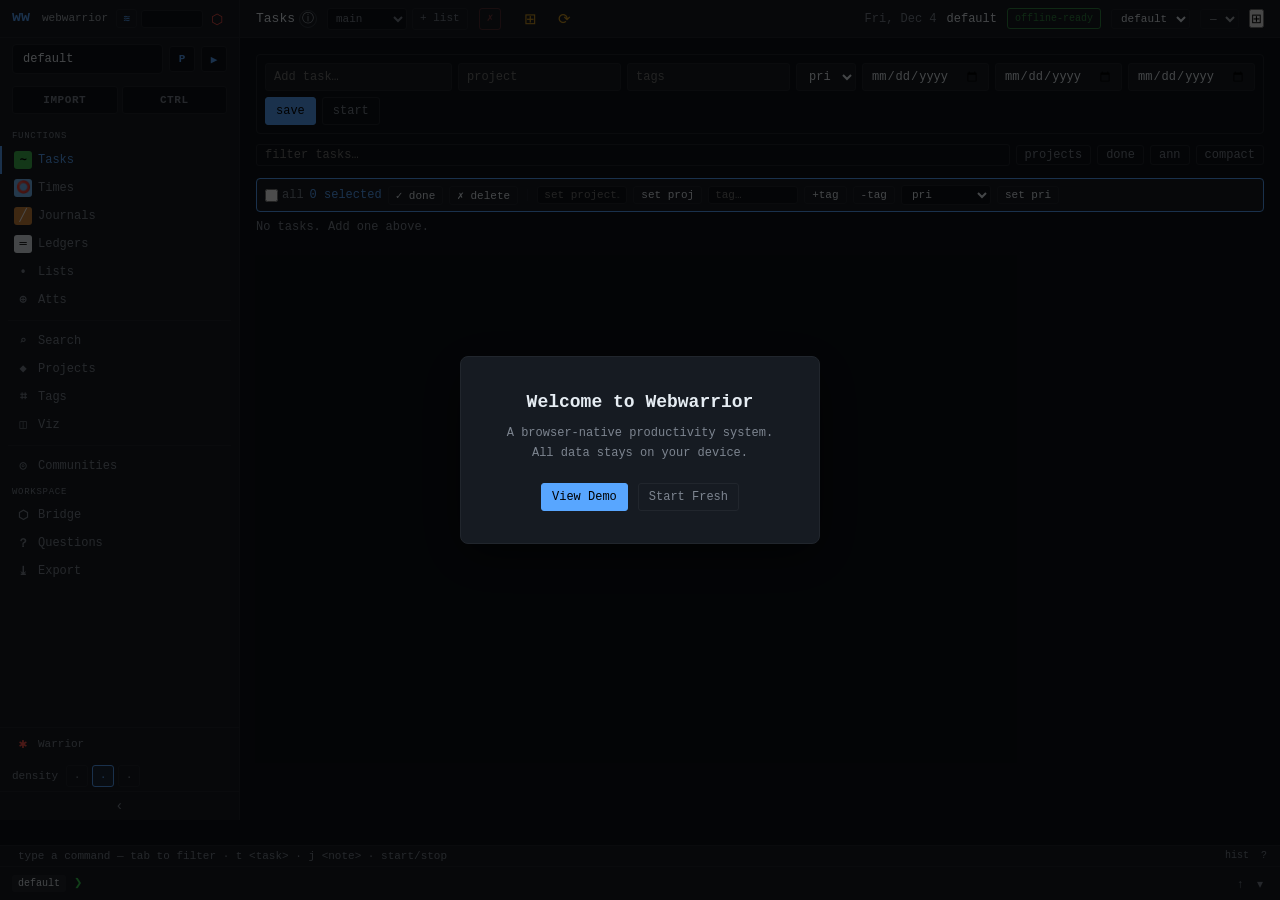
<file: index.html>
<!DOCTYPE html>
<html lang="en">
<head>
  <meta charset="UTF-8">
  <meta name="viewport" content="width=device-width, initial-scale=1.0">
  <meta http-equiv="Content-Security-Policy"
        content="default-src 'self'; script-src 'self' 'unsafe-inline'; style-src 'self' 'unsafe-inline'; connect-src 'none'; img-src 'self' data:;">
  <title>Webwarrior</title>
  <link rel="stylesheet" href="style.css">
  <style>
    /* Webwarrior additions */
    .profile-create-row { display:flex; gap:6px; align-items:center; padding:10px 12px; background:var(--bg); border-bottom:1px solid var(--border); }
    .profile-create-row input { flex:1; min-width:0; }
    .import-panel { padding:10px; }
    .import-panel p { color:var(--muted); font-size:12px; margin-bottom:10px; line-height:1.6; }
    .import-progress { margin-top:10px; font-size:11px; color:var(--muted); }
    .import-progress .import-line { padding:2px 0; }
    .import-progress .import-ok { color:var(--success); }
    .import-progress .import-err { color:var(--error); }
    .conn-dot.connected { background:var(--success) !important; }
    #section-import .service-panel-body { padding:0; }
    .ww-offline-badge { font-size:10px; color:var(--success); padding:2px 7px; border:1px solid var(--success); border-radius:3px; opacity:0.7; }
    /* profile management in profile section */
    .profile-list-item { display:flex; align-items:center; gap:8px; padding:6px 10px; border-bottom:1px solid var(--border); }
    .profile-list-item.active-profile { border-left:3px solid var(--accent); padding-left:7px; }
    .profile-list-name { flex:1; font-size:12px; }
    .profile-list-stats { font-size:11px; color:var(--muted); }
    .profile-list-actions { display:flex; gap:4px; }
  </style>
</head>
<body>
  <div id="app">
    <aside id="sidebar" class="sidebar">
      <div class="sidebar-header">
        <span class="wordmark-ww" id="btn-nav-warrior">ww</span>
        <span class="wordmark-full">webwarrior</span>
        <div class="sidebar-header-controls">
          <button class="stream-topbar-btn" id="btn-stream-toggle-top" title="Stream on/off">≋</button>
          <canvas class="stream-mini-waveform" id="stream-mini-waveform" width="60" height="16" title="Live Dey signal"></canvas>
          <button class="bridge-icon" id="btn-bridge-icon" title="Works Bridge">⬡</button>
        </div>
      </div>
      <div class="profile-row">
        <div class="profile-pill" id="profile-pill">—</div>
        <button class="profile-info-btn" id="btn-profile-screen" title="Profile info">P</button>
        <button class="profile-info-btn" id="btn-nav-next" data-section="next" title="Next — recommended task">▶</button>
        <ul class="profile-switcher hidden" id="profile-switcher"></ul>
      </div>
      <div class="cmd-ctrl-row">
        <button class="cmd-ctrl-btn" id="btn-nav-import" data-section="import" title="Import from ww folder">IMPORT</button>
        <button class="cmd-ctrl-btn" id="btn-nav-ctrl" data-section="ctrl" title="CTRL — settings">CTRL</button>
      </div>
      <nav class="sidebar-nav" id="sidebar-nav">
        <div class="nav-group-label">functions</div>
        <button class="nav-item active" data-section="tasks"><span class="nav-icon icon-tasks">∼</span><span class="nav-label">Tasks</span></button>
        <button class="nav-item" data-section="time"><span class="nav-icon icon-time">⭕</span><span class="nav-label">Times</span></button>
        <button class="nav-item" data-section="journal"><span class="nav-icon icon-journal">╱</span><span class="nav-label">Journals</span></button>
        <button class="nav-item" data-section="ledger"><span class="nav-icon icon-ledger">═</span><span class="nav-label">Ledgers</span></button>
        <button class="nav-item" data-section="lists"><span class="nav-icon">•</span><span class="nav-label">Lists</span></button>
        <button class="nav-item" data-section="attributes"><span class="nav-icon">⊕</span><span class="nav-label">Atts</span></button>
        <div class="nav-divider"></div>
        <button class="nav-item" data-section="search"><span class="nav-icon" aria-hidden="true">⌕</span><span class="nav-label">Search</span></button>
        <button class="nav-item" data-section="projects"><span class="nav-icon">◆</span><span class="nav-label">Projects</span></button>
        <button class="nav-item" data-section="tags"><span class="nav-icon">⌗</span><span class="nav-label">Tags</span></button>
        <button class="nav-item" data-section="viz"><span class="nav-icon">◫</span><span class="nav-label">Viz</span></button>
        <div class="nav-divider"></div>
        <button class="nav-item" data-section="community"><span class="nav-icon">◎</span><span class="nav-label">Communities</span></button>
        <div class="nav-group-label">workspace</div>
        <button class="nav-item" data-section="stream" id="nav-stream"><span class="nav-icon">≋</span><span class="nav-label">Stream</span></button>
        <button class="nav-item" data-section="bridge"><span class="nav-icon">⬡</span><span class="nav-label">Bridge</span></button>
        <button class="nav-item" data-section="questions"><span class="nav-icon">？</span><span class="nav-label">Questions</span></button>
        <button class="nav-item" data-section="export"><span class="nav-icon">⤓</span><span class="nav-label">Export</span></button>
      </nav>
      <div class="sidebar-footer" id="sidebar-footer">
        <div class="warrior-stats" id="warrior-stats" data-section="warrior" style="cursor:pointer">
          <span class="warrior-icon">✱</span>
          <span class="warrior-label" id="warrior-label">Warrior</span>
          <span class="warrior-count" id="warrior-count"></span>
        </div>
        <div class="density-control">
          <span class="density-label">density</span>
          <div class="density-stops">
            <button class="density-btn" data-density="compact" title="Compact">·</button>
            <button class="density-btn active" data-density="normal" title="Normal">·</button>
            <button class="density-btn" data-density="relaxed" title="Relaxed">·</button>
          </div>
        </div>
        <button class="sidebar-toggle" id="sidebar-toggle" title="Toggle sidebar">‹</button>
      </div>
    </aside>
    <button class="sidebar-peek" id="sidebar-peek" title="Open sidebar">›</button>
    <div id="main">
      <header id="content-header">
        <div class="header-row1">
          <div class="header-title-group">
            <span id="section-title">Tasks</span>
            <button class="fn-info-header-btn" id="btn-fn-info" title="About this function">ⓘ</button>
            <div id="header-resource-slot" class="header-resource-slot">

              <!-- Tasks sub-list -->
              <div class="resource-bar-inner hidden" data-resource-section="tasks">
                <select id="task-list-select" class="resource-select" title="Task list"></select>
                <button class="resource-add-btn" id="btn-new-task-list">+ list</button>
                <button class="resource-add-btn resource-del-btn" id="btn-del-task-list" title="Remove this task list">✗</button>
              </div>

              <!-- Time sub-log -->
              <div class="resource-bar-inner hidden" data-resource-section="time">
                <select id="time-log-select" class="resource-select" title="Time log"></select>
                <button class="resource-add-btn" id="btn-new-time-log">+ log</button>
                <button class="resource-add-btn resource-del-btn" id="btn-del-time-log" title="Remove this time log">✗</button>
              </div>

              <!-- Journal -->
              <div class="resource-bar-inner hidden" data-resource-section="journal">
                <select id="journal-name-select" class="resource-select" title="Active journal"></select>
                <button class="resource-add-btn" id="btn-new-journal">+ journal</button>
              </div>

              <!-- Ledger -->
              <div class="resource-bar-inner hidden" data-resource-section="ledger">
                <select id="ledger-name-select" class="resource-select" title="Active ledger"></select>
                <button class="resource-add-btn" id="btn-new-ledger">+ ledger</button>
              </div>

              <!-- Lists -->
              <div class="resource-bar-inner hidden" data-resource-section="lists">
                <select id="list-name-select" class="resource-select" title="Active list"></select>
                <button class="resource-add-btn" id="btn-new-list">+ list</button>
                <button class="resource-add-btn resource-del-btn" id="btn-delete-list" title="Delete this list">✗</button>
              </div>

              <!-- Community -->
              <div class="resource-bar-inner hidden" data-resource-section="community">
                <select id="community-header-select" class="resource-select" title="Active collection"></select>
                <button class="resource-add-btn" id="btn-new-community-header">+ collection</button>
                <button class="resource-add-btn resource-del-btn" id="btn-archive-community-header" title="Archive this collection">→ archive</button>
              </div>

              <!-- Questions -->
              <div class="resource-bar-inner hidden" data-resource-section="questions">
                <select id="q-list-select" class="resource-select" title="Question list"></select>
                <button class="resource-add-btn" id="btn-new-q-list">+ list</button>
                <button class="resource-add-btn resource-del-btn" id="btn-del-q-list" title="Delete this list">✗</button>
              </div>

            </div>
            <div class="header-sync-controls">
              <button class="header-sync-btn header-sync-highlight" id="btn-create-subprofile" title="Create sub-profile (task list + journal + time log + ledger + list)">⊞</button>
              <button class="header-sync-btn header-sync-highlight" id="btn-sync-functions" title="Sync all functions to current sub-list">⟳</button>
            </div>
          </div>
          <div class="header-stats">
            <span id="stat-tasks-count" class="stat-item hidden"></span>
            <span id="stat-time-today" class="stat-item hidden"></span>
            <span id="stat-date" class="stat-item"></span>
            <span id="header-profile" class="stat-item stat-profile" title="Switch profile">—</span>
            <span class="ww-offline-badge">offline-ready</span>
            <select id="journal-theme-select" class="header-theme-select" title="Journal theme">
              <option value="default">default</option>
              <option value="twain">Twain ✦</option>
            </select>
            <select id="global-mode-select" class="header-theme-select" title="Theme mode" disabled>
              <option value="">—</option>
            </select>
            <button id="btn-sidebar-fullscreen" class="header-icon-btn" title="Collapse sidebar / expand view">⊞</button>
          </div>
        </div>
      </header>
      <div id="content-area">
        <!-- Global search overlay -->
        <div id="search-overlay" class="hidden">
          <div id="search-results"></div>
        </div>

        <!-- Tasks -->
        <section class="section" id="section-tasks">
          <div class="fn-info-panel hidden" id="fn-info-tasks">
            <div class="fn-info-header">
              <span class="fn-info-origin">Inspired by <a href="https://taskwarrior.org" target="_blank">Taskwarrior</a> · <a href="https://github.com/GothenburgBitFactory/taskwarrior" target="_blank">GitHub</a> · MIT License</span>
              <button class="fn-info-close" data-fn-info-close="tasks">✕</button>
            </div>
            <div class="fn-info-body">
              <h3>Task Management</h3>
              <p>Full-featured task tracking with <strong>urgency scoring</strong> that automatically prioritizes your work based on due dates, priority, age, and custom weights.</p>
              <ul>
                <li><strong>UDAs</strong> — User Defined Attributes let you add custom fields (cost, client, sprint, etc.)</li>
                <li><strong>Projects &amp; Tags</strong> — Organize tasks hierarchically with projects and flexibly with tags</li>
                <li><strong>Annotations</strong> — Attach timestamped notes to any task</li>
                <li><strong>Dependencies</strong> — Define task relationships and blocking chains</li>
                <li><strong>Bulk Operations</strong> — Multi-select tasks for batch edits, done, delete, or tag operations</li>
                <li><strong>Sub-profiles</strong> — Maintain separate task lists (work, personal, freelance)</li>
              </ul>
              <h3>Inline Drop Actions</h3>
              <p>Each task row supports quick actions: <code>annotate</code>, <code>journal</code> (cross-post to Journal), <code>dep</code> (add dependency), and <code>comm</code> (share to Community).</p>
              <h3>Cross-Service Integration</h3>
              <ul>
                <li><strong>Time</strong> — Starting a task auto-starts time tracking; stopping time logs against the task</li>
                <li><strong>Journal</strong> — Cross-post task notes as journal entries; journal entries link back to tasks</li>
                <li><strong>Ledger</strong> — Track costs per task via UDA cost fields that feed into Ledger reports</li>
                <li><strong>Community</strong> — Share tasks or request help via the community drop action</li>
              </ul>
              <p>The <strong>Task Drawer</strong> provides an expanded view with full history, all annotations, time logs, and related journal entries for any task.</p>
            </div>
          </div>
          <form class="add-form-inline" id="add-task-form">
            <input type="text" name="description" placeholder="Add task…" autocomplete="off" />
            <input type="text" name="project" placeholder="project" />
            <input type="text" name="tags" placeholder="tags" />
            <select name="priority"><option value="">pri</option><option>H</option><option>M</option><option>L</option></select>
            <input type="date" name="due" title="due date" />
            <input type="date" name="scheduled" title="scheduled date" />
            <input type="date" name="wait" title="wait until" />
            <button type="submit" class="btn-inline-submit">save</button>
            <button type="button" class="btn-inline-alt" id="btn-task-start-new">start</button>
          </form>
          <div class="section-toolbar">
            <input type="text" id="task-filter" class="inline-filter" placeholder="filter tasks…" />
            <button class="btn-toolbar" id="btn-group-toggle" title="Group tasks by project">projects</button>
            <button class="btn-toolbar" id="btn-show-done-tasks" title="Show completed tasks">done</button>
            <button class="btn-toolbar" id="btn-ann-toggle" title="Toggle annotations">ann</button>
            <button class="btn-toolbar" id="btn-compact-toggle" title="Compact view">compact</button>
          </div>
          <div id="bulk-toolbar" class="hidden">
            <label class="bulk-select-all"><input type="checkbox" id="bulk-select-all" /> all</label>
            <span id="bulk-count">0 selected</span>
            <button class="btn-bulk" data-op="done">✓ done</button>
            <button class="btn-bulk" data-op="delete">✗ delete</button>
            <span class="bulk-sep">|</span>
            <input type="text" id="bulk-project-input" placeholder="set project…" class="bulk-input" />
            <button class="btn-bulk" data-op="set-project">set proj</button>
            <input type="text" id="bulk-tag-input" placeholder="tag…" class="bulk-input" />
            <button class="btn-bulk" data-op="add-tag">+tag</button>
            <button class="btn-bulk" data-op="remove-tag">-tag</button>
            <select id="bulk-priority-select" class="bulk-input"><option value="">pri</option><option>H</option><option>M</option><option>L</option></select>
            <button class="btn-bulk" data-op="set-priority">set pri</button>
          </div>
          <div class="task-list" id="task-list"><div class="skeleton-msg">Loading tasks…</div></div>
          <div class="task-list hidden" id="task-done-list"></div>
          <div class="task-detail hidden" id="task-detail"></div>
        </section>

        <!-- Times -->
        <section class="section hidden" id="section-time">
          <div class="fn-info-panel hidden" id="fn-info-time">
            <div class="fn-info-header">
              <span class="fn-info-origin">Inspired by <a href="https://timewarrior.org" target="_blank">Timewarrior</a> · <a href="https://github.com/GothenburgBitFactory/timewarrior" target="_blank">GitHub</a> · MIT License</span>
              <button class="fn-info-close" data-fn-info-close="time">✕</button>
            </div>
            <div class="fn-info-body">
              <h3>Time Tracking</h3>
              <p>Track time with <strong>start/stop</strong> or <strong>manual duration entry</strong>. Every interval is tagged for flexible reporting.</p>
              <ul>
                <li><strong>Tags</strong> — Categorize time entries (dev, review, meeting, admin)</li>
                <li><strong>Time Logs</strong> — Sub-profiles let you maintain separate time logs per context</li>
                <li><strong>Weekly Charts</strong> — Visual breakdown of time spent by day and tag</li>
                <li><strong>Tag Summaries</strong> — Aggregate reports showing total time per tag over any period</li>
                <li><strong>Duration Entry</strong> — Manually log past time with start/end or duration</li>
              </ul>
              <h3>Cross-Service Integration</h3>
              <ul>
                <li><strong>Tasks</strong> — Starting a task auto-starts a time interval; task completion stops the clock</li>
                <li><strong>Journal</strong> — Time-to-journal action creates a journal entry summarizing tracked time</li>
                <li><strong>Projects</strong> — Time data feeds into Project cards showing total hours per project</li>
              </ul>
            </div>
          </div>
          <form class="add-form-inline" id="add-time-form">
            <input type="text" name="tags" id="timew-tag-input" placeholder="tags (e.g. dev review)" autocomplete="off" style="width:200px" />
            <input type="text" name="description" placeholder="description (optional)" autocomplete="off" style="flex:1;min-width:140px" />
            <input type="text" name="duration" placeholder="duration (e.g. 30min, 1h)" style="width:130px" />
            <button type="button" class="btn-inline-submit" id="btn-timew-start">▶ start</button>
            <button type="button" class="btn-inline-alt" id="btn-timew-stop">■ stop</button>
            <button type="submit" class="btn-inline-alt" id="btn-timew-track">+ track</button>
          </form>
          <div class="time-today" id="time-today">Loading…</div>
          <div class="time-week" id="time-week"></div>
          <div class="time-tag-summary" id="time-tag-summary"></div>
          <div class="time-filter-bar">
            <input type="text" id="time-tag-filter" class="inline-filter" placeholder="filter by tag…" style="width:180px" autocomplete="off" />
            <select id="time-date-range" class="resource-select" style="font-size:11px">
              <option value="all">all time</option>
              <option value="today">today</option>
              <option value="week">this week</option>
              <option value="month">this month</option>
            </select>
          </div>
          <div class="time-intervals" id="time-intervals"></div>
        </section>

        <!-- Journals -->
        <section class="section hidden" id="section-journal">
          <div class="fn-info-panel hidden" id="fn-info-journal">
            <div class="fn-info-header">
              <span class="fn-info-origin">Inspired by <a href="https://jrnl.sh" target="_blank">jrnl</a> · <a href="https://github.com/jrnl-org/jrnl" target="_blank">GitHub</a> · GPL License</span>
              <button class="fn-info-close" data-fn-info-close="journal">✕</button>
            </div>
            <div class="fn-info-body">
              <h3>Journaling</h3>
              <p>Structured journaling with <strong>entries, annotations, tags, and priorities</strong>. Supports markdown rendering and full-text search.</p>
              <ul>
                <li><strong>Entries</strong> — Timestamped journal entries with title and body</li>
                <li><strong>Projects &amp; Sections</strong> — Organize entries by project or custom sections</li>
                <li><strong>Tags &amp; Priorities</strong> — Flexible categorization and importance levels</li>
                <li><strong>Multiple Journals</strong> — Sub-profiles for separate journals (work log, personal diary, research notes)</li>
                <li><strong>Markdown Rendering</strong> — Full markdown support with live preview</li>
                <li><strong>Archiving</strong> — Archive old entries to keep your active journal focused</li>
              </ul>
              <h3>Twain Theme</h3>
              <p>A focused writing mode with a <strong>scratch pad</strong> for quick notes and <strong>river mode</strong> for distraction-free continuous writing.</p>
              <h3>Cross-Service Integration</h3>
              <ul>
                <li><strong>Tasks</strong> — Cross-post journal entries to tasks; task annotations appear in journal</li>
                <li><strong>Community</strong> — Share journal entries or excerpts to the community feed</li>
                <li><strong>Projects</strong> — Journal entries appear in Project cards as activity logs</li>
              </ul>
            </div>
          </div>
          <span id="twain-datetime" class="twain-datetime"></span>
          <form class="add-form-inline add-form-journal" id="add-journal-form">
            <div class="twain-writing-wrap">
              <textarea name="entry" id="journal-entry-textarea" placeholder="New journal entry… (Enter to submit, Shift+Enter for newline)" rows="3"></textarea>
              <!-- Ink overlay: sections + tags floating on the parchment -->
              <div id="twain-ink-panel" class="twain-ink-panel hidden">
                <div class="twain-ink-group" id="twain-ink-sections-group">
                  <span class="twain-ink-label">sections <button type="button" id="btn-collapse-sections" class="twain-ink-toggle" title="collapse">−</button></span>
                  <div id="twain-section-list" class="twain-ink-sections"></div>
                </div>
                <div class="twain-ink-group" id="twain-ink-tags-group" style="margin-top:10px">
                  <span class="twain-ink-label">tags <button type="button" id="btn-collapse-tags" class="twain-ink-toggle" title="collapse">−</button></span>
                  <div id="twain-tag-list" class="twain-ink-tags"></div>
                </div>
              </div>
              <div id="twain-status-bar" class="twain-status-bar">
                <span id="twain-word-count" class="twain-status-text"></span>
              </div>
            </div>
            <div class="journal-meta-row">
              <input type="text" name="project" id="journal-project-input" class="journal-meta-input" placeholder="section" autocomplete="off" />
              <input type="text" name="tags" id="journal-tags-input" class="journal-meta-input" placeholder="tags (comma-separated)" autocomplete="off" />
              <select name="priority" id="journal-priority-select" class="journal-meta-select-sm">
                <option value="">priority</option>
                <option value="H">high</option>
                <option value="M">medium</option>
                <option value="L">low</option>
              </select>
              <label class="jrnl-enter-label" title="Enter key submits entry">
                <input type="checkbox" id="jrnl-enter-toggle" checked style="display:none" />
                <span class="jrnl-enter-indicator" id="jrnl-enter-indicator">↵</span>
              </label>
              <button type="submit" class="btn-inline-submit jrnl-add-btn">add</button>
            </div>
          </form>
          <input type="text" id="journal-search" class="inline-filter" placeholder="search entries…" style="margin-bottom:8px;width:100%" />
          <div class="journal-filter-bar">
            <div class="jrnl-filter-tabs">
              <button class="jrnl-filter-tab active" data-mode="all">All</button>
              <button class="jrnl-filter-tab" data-mode="annotated">Annotated</button>
              <button class="jrnl-filter-tab" data-mode="rejournaled">Rejournaled</button>
            </div>
            <div class="jrnl-filter-right">
              <button class="journal-filter-btn jmd-toggle" id="journal-md-toggle" title="Toggle markdown rendering">⊞ MD</button>
              <button class="journal-filter-btn" id="btn-journal-show-archived" title="Show archived entries"># archived</button>
            </div>
          </div>
          <div class="journal-list" id="journal-list"><div class="skeleton-msg">Loading journal…</div></div>

          <!-- Twain mode elements (hidden in default theme) -->
          <div id="twain-scratch-col" class="twain-scratch-col hidden">
            <div class="twain-scratch-header">
              <span class="twain-scratch-label">scratch</span>
              <button type="button" id="btn-scratch-expand" class="twain-scratch-toggle-btn" title="Expand to 3 columns">⇥</button>
              <button type="button" id="btn-scratch-collapse" class="twain-scratch-toggle-btn" title="Collapse scratchpad">‹</button>
            </div>
            <div class="twain-scratch-cols">
              <textarea id="twain-scratch" class="twain-scratch-textarea" placeholder="" spellcheck="false"></textarea>
              <textarea id="twain-scratch-b" class="twain-scratch-textarea twain-scratch-extra hidden" placeholder="" spellcheck="false"></textarea>
              <textarea id="twain-scratch-c" class="twain-scratch-textarea twain-scratch-extra hidden" placeholder="" spellcheck="false"></textarea>
            </div>
          </div>
          <div id="twain-save-bar" class="twain-save-bar hidden">
            <div class="twain-savebar-left">
              <button type="button" id="btn-twain-save" class="twain-save-btn">save</button>
              <span class="twain-save-hint">to <em id="twain-save-to">main</em></span>
              <span class="twain-save-shortcut">⌘S</span>
              <input type="text" id="twain-entries-search" class="twain-entries-search" placeholder="🔍" autocomplete="off" />
              <span class="twain-savebar-spacer"></span>
              <button type="button" id="btn-twain-focus" class="twain-savebar-btn" title="Focus mode — full window journal">▣</button>
              <button type="button" id="btn-twain-expand" class="twain-savebar-btn" title="Expand / collapse scratch">⤢</button>
              <button type="button" id="btn-twain-river" class="twain-savebar-btn" title="Mississippi mode">〰</button>
            </div>
            <div class="twain-savebar-right">
              <input type="text" id="twain-list-input" class="twain-list-input" placeholder="list item…" autocomplete="off" />
              <select id="twain-list-select" class="twain-list-select"></select>
              <button type="button" id="btn-twain-list-add" class="twain-savebar-btn" title="New list">+</button>
              <button type="button" id="btn-twain-list-show" class="twain-savebar-btn" title="Show list items">↑</button>
            </div>
            <div id="twain-list-popup" class="twain-list-popup hidden"></div>
          </div>
          <!-- Twain task bar: quick-add task from journal -->
          <div id="twain-task-bar" class="twain-task-bar hidden">
            <div class="twain-task-bar-row">
              <input type="text" id="twain-task-desc" class="twain-task-input" placeholder="task…" autocomplete="off" />
              <input type="text" id="twain-task-project" class="twain-task-input twain-task-meta" placeholder="project" autocomplete="off" />
              <input type="text" id="twain-task-tags" class="twain-task-input twain-task-meta" placeholder="tags" autocomplete="off" />
              <select id="twain-task-priority" class="twain-task-select">
                <option value="">pri</option>
                <option value="H">H</option>
                <option value="M">M</option>
                <option value="L">L</option>
              </select>
              <select id="twain-task-list" class="twain-task-select"></select>
              <button type="button" id="btn-twain-task-add" class="twain-task-add-btn">+ task</button>
            </div>
          </div>
          <div id="twain-entries-bar" class="twain-entries-bar hidden">
            <div class="twain-entries-bar-row">
              <button type="button" id="btn-twain-entries-toggle" class="twain-entries-toggle-btn">
                <span id="twain-entries-info" class="twain-entries-info">— entries</span>
                <span class="twain-entries-caret">▲</span>
              </button>
            </div>
            <div id="twain-entries-drawer" class="twain-entries-drawer hidden"></div>
          </div>
        </section>

        <!-- Ledgers -->
        <section class="section hidden" id="section-ledger">
          <div class="fn-info-panel hidden" id="fn-info-ledger">
            <div class="fn-info-header">
              <span class="fn-info-origin">Inspired by <a href="https://hledger.org" target="_blank">hledger</a> · <a href="https://github.com/simonmichael/hledger" target="_blank">GitHub</a> · GPL License</span>
              <button class="fn-info-close" data-fn-info-close="ledger">✕</button>
            </div>
            <div class="fn-info-body">
              <h3>Double-Entry Accounting</h3>
              <p>Plain-text <strong>double-entry bookkeeping</strong> with transactions, postings, and a full account hierarchy.</p>
              <ul>
                <li><strong>Transactions</strong> — Date, description, and balanced postings across accounts</li>
                <li><strong>Postings</strong> — Each transaction moves money between two or more accounts</li>
                <li><strong>Account Hierarchy</strong> — Nested accounts (expenses:food:groceries) for detailed categorization</li>
                <li><strong>Balance Report</strong> — Current balances across all accounts</li>
                <li><strong>Register Report</strong> — Chronological transaction history with running totals</li>
                <li><strong>Income Statement</strong> — Revenue vs. expenses over a period</li>
                <li><strong>Multiple Ledgers</strong> — Sub-profiles for separate books (personal, business, project)</li>
              </ul>
              <h3>Cross-Service Integration</h3>
              <ul>
                <li><strong>Tasks</strong> — Task UDA cost fields feed into ledger as expense postings</li>
                <li><strong>Projects</strong> — Ledger data appears in Project cards showing budget vs. actual spend</li>
              </ul>
            </div>
          </div>
          <form class="add-form-inline" id="add-ledger-form">
            <input type="date" name="date" />
            <input type="text" name="description" placeholder="Add transaction…" autocomplete="off" />
            <input type="text" name="account" placeholder="account" list="account-list" />
            <datalist id="account-list"></datalist>
            <input type="text" name="amount" placeholder="amount (e.g. 45.00 or -45.00)" />
            <input type="text" name="comment" placeholder="note…" />
            <button type="submit" class="btn-inline-submit">save</button>
          </form>
          <div class="add-account-row">
            <input type="text" id="add-account-input" class="inline-filter" placeholder="add account (e.g. expenses:travel)" style="width:260px" />
            <button class="btn-inline-alt" id="btn-add-account">+ account</button>
          </div>
          <div class="hledger-toolbar">
            <button class="btn-inline-alt hl-btn active" data-cmd="balance">balance</button>
            <button class="btn-inline-alt hl-btn" data-cmd="register">register</button>
            <button class="btn-inline-alt hl-btn" data-cmd="income">income stmt</button>
          </div>
          <div class="hledger-period-row">
            <select id="hl-period" class="resource-select" style="font-size:11px">
              <option value="">all time</option>
              <option value="monthly">monthly</option>
              <option value="weekly">weekly</option>
            </select>
            <input type="text" id="hl-filter" class="inline-filter" placeholder="account filter…" style="width:160px" />
          </div>
          <div class="hledger-output" id="hledger-output"></div>
          <div class="ledger-summary" id="ledger-summary"></div>
          <input type="text" id="ledger-search" class="inline-filter" placeholder="search transactions…" style="margin:8px 0;width:100%" />
          <div class="ledger-recent" id="ledger-recent"></div>
        </section>

        <!-- Tags -->
        <section class="section hidden" id="section-tags">
          <div class="fn-info-panel hidden" id="fn-info-tags">
            <div class="fn-info-header">
              <span class="fn-info-origin">Tag-based organization across all tasks</span>
              <button class="fn-info-close" data-fn-info-close="tags">✕</button>
            </div>
            <div class="fn-info-body">
              <h3>Tags</h3>
              <p>Tags provide <strong>flexible, non-hierarchical grouping</strong> across your tasks. Unlike projects (one per task), a task can have many tags.</p>
              <ul>
                <li><strong>Overview</strong> — See all tags with task counts and latest activity dates</li>
                <li><strong>Expand</strong> — Click any tag to see its associated tasks inline</li>
                <li><strong>Sort</strong> — Order by name, most tasks, or fewest tasks</li>
                <li><strong>Filter</strong> — Search tags by name to find specific groupings</li>
              </ul>
              <h3>Usage</h3>
              <p>Add tags to tasks via the task form or drawer (comma or space separated). Tags appear as badges on task rows and can be used for time tracking and journal filtering.</p>
            </div>
          </div>
          <div class="section-toolbar">
            <input type="text" id="tags-filter" class="inline-filter" placeholder="filter tags…" />
            <select id="tags-sort" class="toolbar-select-sm">
              <option value="name">A→Z</option>
              <option value="count-desc">Most tasks</option>
              <option value="count-asc">Fewest tasks</option>
            </select>
          </div>
          <div id="tags-chips" class="tags-chips-panel"></div>
          <div id="tags-body"><div class="skeleton-msg">Loading…</div></div>
        </section>

        <!-- Viz -->
        <section class="section hidden" id="section-viz">
          <div class="section-toolbar">
            <select id="viz-lens-select" class="toolbar-select-sm">
              <option value="burroughs">Burroughs</option>
              <option value="bundy">Bundy</option>
              <option value="frick">Frick</option>
              <option value="felt">Felt</option>
              <option value="dey">Dey</option>
              <option value="cooper">Cooper</option>
            </select>
            <select id="viz-time-select" class="toolbar-select-sm">
              <option value="hour">1h</option>
              <option value="4hours">4h</option>
              <option value="day">24h</option>
              <option value="week">7d</option>
              <option value="all">All</option>
              <option value="custom">Custom</option>
            </select>
            <button id="viz-mode-toggle" class="btn-toolbar" title="Toggle ASCII/Canvas">◨</button>
            <button id="viz-refresh-btn" class="btn-toolbar" title="Refresh">↻</button>
          </div>
          <div id="viz-custom-range" class="hidden">
            <input type="datetime-local" id="viz-from" />
            <input type="datetime-local" id="viz-to" />
            <button id="viz-apply-range" class="btn-toolbar">Apply</button>
          </div>
          <div id="viz-filters" class="viz-filter-bar">
            <input type="text" id="viz-filter-service" class="inline-filter" placeholder="service…" />
            <input type="text" id="viz-filter-project" class="inline-filter" placeholder="project…" />
            <input type="text" id="viz-filter-tags" class="inline-filter" placeholder="tags…" />
          </div>
          <div id="viz-active-filters" class="viz-badges"></div>
          <div id="viz-preset-bar" class="viz-preset-bar">
            <select id="viz-preset-select" class="toolbar-select-sm">
              <option value="">— presets —</option>
            </select>
            <button id="viz-preset-save" class="btn-toolbar" title="Save preset">💾</button>
            <button id="viz-preset-delete" class="btn-toolbar" title="Delete preset">🗑</button>
          </div>
          <div id="viz-lens-card-wrapper"></div>
          <div id="viz-gallery-panel" class="viz-gallery-panel"></div>
          <div id="viz-empty-state" class="skeleton-msg hidden">No data available for this lens and time range.</div>
          <div id="viz-disabled-state" class="skeleton-msg hidden">Stream is disabled. Enable Stream in Settings to use Viz.</div>
          <div id="viz-error-state" class="skeleton-msg hidden"></div>
        </section>

        <!-- Attributes -->
        <section class="section hidden" id="section-attributes">
          <div class="fn-info-panel hidden" id="fn-info-attributes">
            <div class="fn-info-header">
              <span class="fn-info-origin">Inspired by <a href="https://taskwarrior.org/docs/udas/" target="_blank">Taskwarrior UDAs</a> · User Defined Attributes</span>
              <button class="fn-info-close" data-fn-info-close="attributes">✕</button>
            </div>
            <div class="fn-info-body">
              <h3>Attributes (UDAs)</h3>
              <p>User Defined Attributes extend your tasks with <strong>custom fields</strong> — track anything beyond the built-in task properties.</p>
              <ul>
                <li><strong>Typed Fields</strong> — String, numeric, date, and duration types with validation</li>
                <li><strong>Allowed Values</strong> — Constrain string attributes to a predefined set (renders as dropdown)</li>
                <li><strong>Urgency Coefficients</strong> — Attributes can influence task urgency scoring automatically</li>
                <li><strong>Groups</strong> — Organize attributes into logical groups for clarity</li>
                <li><strong>Templates</strong> — Import pre-built attribute packs (Agile, GTD, Freelance, etc.)</li>
                <li><strong>Cross-Profile</strong> — Assign attributes to other profiles for consistent schemas</li>
                <li><strong>Read-Only</strong> — Lock attributes after initial assignment to prevent accidental edits</li>
              </ul>
              <h3>How It Works</h3>
              <p>Define attributes here, then assign values on individual tasks via the Task Drawer. Attributes appear as editable fields with type-appropriate inputs.</p>
              <h3>Urgency Integration</h3>
              <p>Each attribute can carry an <strong>urgency coefficient</strong>. The formula is: <code>contribution = coefficient × normalized_value</code>. This feeds into the global urgency score that prioritizes your task list.</p>
            </div>
          </div>
          <div class="attr-tabs">
            <button class="attr-tab active" data-attr-view="current">Current Attributes</button>
            <button class="attr-tab" data-attr-view="templates">Templates</button>
          </div>
          <!-- Current Attributes view -->
          <div id="attr-view-current" class="attr-view">
            <div class="attr-toolbar">
              <input type="text" id="attr-search" class="inline-filter" placeholder="search attributes…" autocomplete="off" />
              <button class="btn-inline-alt" id="btn-add-attr">+ Add</button>
              <button class="btn-inline-alt" id="btn-import-attr-csv">Import CSV</button>
              <button class="btn-inline-alt" id="btn-export-attr-csv">Export All</button>
              <button class="btn-inline-alt" id="btn-build-group">Build Group</button>
              <button class="attr-help-btn" id="btn-attr-help" title="How Attributes work" style="margin-left:auto">?</button>
            </div>
            <div id="attr-add-form" class="attr-add-form hidden">
              <div class="attr-form-grid">
                <label>name</label><input type="text" id="attr-name" placeholder="attribute_name" autocomplete="off" />
                <label>label</label><input type="text" id="attr-label" placeholder="Display Label" autocomplete="off" />
                <label>type</label><select id="attr-type"><option value="string">string</option><option value="numeric">numeric</option><option value="date">date</option><option value="duration">duration</option></select>
                <label>default</label><input type="text" id="attr-default" placeholder="default value" autocomplete="off" />
                <label>allowed</label><input type="text" id="attr-allowed" placeholder="val1, val2, val3 (comma-separated)" autocomplete="off" />
                <label>urgency <button type="button" class="attr-help-btn" id="btn-attr-urgency-help" title="How urgency coefficients work">?</button></label>
                <input type="number" id="attr-urgency" step="0.1" value="0" />
                <label></label><span class="attr-urgency-hint">Multiplies the attribute's normalized score to influence task urgency. Higher = stronger effect.</span>
                <label>read-only</label><label class="attr-checkbox-label"><input type="checkbox" id="attr-readonly" /> Lock after assignment</label>
              </div>
              <div class="attr-form-actions">
                <button class="btn-inline-submit" id="btn-attr-save">Save</button>
                <button class="btn-inline-alt" id="btn-attr-cancel">Cancel</button>
              </div>
            </div>
            <div id="attr-list"><div class="skeleton-msg">No attributes defined.</div></div>
          </div>
          <!-- Templates view -->
          <div id="attr-view-templates" class="attr-view hidden">
            <div class="attr-templates-title">Attribute Template Packs</div>
            <div id="attr-templates-list"></div>
          </div>
          <!-- Urgency help overlay -->
          <div id="attr-urgency-overlay" class="attr-urgency-overlay hidden">
            <div class="attr-urgency-overlay-inner">
              <div class="attr-urgency-overlay-title">Urgency Coefficient — How It Works</div>
              <div class="attr-urgency-overlay-body">
                <p><strong>Formula:</strong> contribution = coefficient × normalized_value</p>
                <p><strong>Normalization by type:</strong></p>
                <ul>
                  <li><strong>numeric</strong> — raw numeric value (e.g., value=5, coeff=1.5 → +7.5 urgency)</li>
                  <li><strong>string (with allowed values)</strong> — positional index ÷ total count (e.g., "bug" at index 1 of 4 → 0.25 × coeff)</li>
                  <li><strong>string (free text)</strong> — 1 if non-empty, 0 if empty</li>
                  <li><strong>date</strong> — days until date ÷ 365, clamped to 0–1</li>
                  <li><strong>duration</strong> — parsed hours ÷ 24</li>
                </ul>
                <p>A coefficient of <strong>0</strong> means no urgency contribution. Negative coefficients reduce urgency.</p>
              </div>
              <button class="btn-inline-alt" id="btn-attr-urgency-close">Close</button>
            </div>
          </div>
          <!-- Attributes help overlay -->
          <div id="attr-help-overlay" class="attr-urgency-overlay hidden">
            <div class="attr-urgency-overlay-inner" style="max-width:600px;max-height:80vh;overflow-y:auto">
              <div class="attr-urgency-overlay-title">Attributes (Atts) — Guide</div>
              <div class="attr-urgency-overlay-body">
                <p><strong>What are Attributes?</strong></p>
                <p>Attributes are User Defined fields you attach to tasks. They extend the built-in fields (description, project, tags, priority, due) with any metadata your workflow needs — estimates, categories, risk levels, costs, contacts, etc.</p>

                <p><strong>Types</strong></p>
                <ul>
                  <li><strong>string</strong> — free text or constrained to allowed values (dropdown)</li>
                  <li><strong>numeric</strong> — numbers (integers or decimals)</li>
                  <li><strong>date</strong> — ISO dates (rendered as date picker)</li>
                  <li><strong>duration</strong> — time spans like 2h, 30m, 1d, 1w</li>
                </ul>

                <p><strong>Groups</strong></p>
                <p>Attributes can be organized into groups (e.g., "Financial", "Development", "People"). Use the Group Builder for rapid creation, or assign/reassign via the dropdown on each attribute card.</p>

                <p><strong>Urgency Coefficients</strong></p>
                <p>Each attribute can influence task urgency scoring. The formula is: <code>contribution = coefficient × normalized_value</code>. A coefficient of 0 means no effect. See the ⚡ icon on attributes that affect urgency.</p>

                <p><strong>Importing (CSV Format)</strong></p>
                <p>Import attributes via CSV — one per line, 8 fields:</p>
                <p><code>name,label,type,default,allowed_values,urgency_coefficient,read_only,group</code></p>
                <p>Examples:</p>
                <pre style="background:var(--bg);padding:8px;border-radius:3px;font-size:11px;overflow-x:auto">estimate,Estimate,numeric,,,0,false,Development
category,Category,string,general,general|bug|feature|chore,0.8,false,Project Management
reviewby,Review By,date,,,2.0,false,Dates</pre>
                <p><strong>Notes on CSV:</strong></p>
                <ul>
                  <li>Allowed values use <code>|</code> (pipe) separator within the field</li>
                  <li>The 8th field (group) is optional — omit it to leave ungrouped</li>
                  <li>Missing fields default to: empty string, 0 coefficient, false read-only</li>
                  <li>Import multiple lines at once — each line creates one attribute</li>
                </ul>

                <p><strong>Template Packs</strong></p>
                <p>Pre-built collections of attributes for common workflows (Project Management, Development, GitHub, Financial, etc.). Import a pack to instantly add a curated group of attributes to your profile.</p>

                <p><strong>Profile Assignment</strong></p>
                <p>Attributes are per-profile. Use the → button to copy attributes or entire groups to other profiles. Already-assigned attributes show a ✓ checkmark.</p>

                <p><strong>Task Integration</strong></p>
                <p>Once defined, attributes appear in the Task Drawer with type-appropriate inputs (dropdowns for allowed values, date pickers, number fields). Read-only attributes display as locked text.</p>
              </div>
              <button class="btn-inline-alt" id="btn-attr-help-close">Close</button>
            </div>
          </div>
          <!-- Profile assignment popup -->
          <div id="attr-profile-popup" class="attr-profile-popup hidden">
            <div class="attr-profile-popup-inner">
              <div class="attr-profile-popup-title">Assign to Profile</div>
              <div class="attr-profile-popup-subtitle" id="attr-profile-popup-info"></div>
              <div class="attr-profile-popup-list" id="attr-profile-popup-list"></div>
              <div class="attr-profile-popup-actions">
                <button class="btn-inline-submit" id="btn-attr-profile-assign">Assign Selected</button>
                <button class="btn-inline-alt" id="btn-attr-profile-cancel">Cancel</button>
              </div>
            </div>
          </div>
          <!-- Attribute detail drawer -->
          <div id="attr-drawer" class="task-drawer hidden" aria-hidden="true">
            <div class="task-drawer-backdrop" id="attr-drawer-backdrop"></div>
            <div class="task-drawer-panel" role="dialog" aria-label="Attribute detail">
              <div class="tdr-header">
                <div class="tdr-header-left">
                  <span class="tdr-header-title" id="attr-drawer-title">Attribute</span>
                </div>
                <button class="tdr-close" id="attr-drawer-close">✕</button>
              </div>
              <div class="tdr-body" style="padding:16px">
                <div class="attr-form-grid">
                  <label>name</label><input type="text" id="atd-name" class="tdr-input" autocomplete="off" />
                  <label>label</label><input type="text" id="atd-label" class="tdr-input" autocomplete="off" />
                  <label>type</label><select id="atd-type" class="tdr-input tdr-select"><option value="string">string</option><option value="numeric">numeric</option><option value="date">date</option><option value="duration">duration</option></select>
                  <label>default</label><input type="text" id="atd-default" class="tdr-input" autocomplete="off" />
                  <label>allowed values</label><input type="text" id="atd-allowed" class="tdr-input" placeholder="comma-separated" autocomplete="off" />
                  <label>group</label><input type="text" id="atd-group" class="tdr-input" autocomplete="off" />
                  <label>urgency coeff.</label><input type="number" id="atd-urgency" class="tdr-input" step="0.1" />
                  <label></label><span class="attr-urgency-hint">Multiplies normalized score to influence task urgency.</span>
                  <label>read-only</label><label class="attr-checkbox-label"><input type="checkbox" id="atd-readonly" /> Lock after assignment</label>
                </div>
                <div style="display:flex;gap:8px;margin-top:14px">
                  <button class="btn-inline-submit" id="btn-atd-save">Save</button>
                  <button class="btn-inline-alt" id="btn-atd-delete" style="color:var(--error);border-color:var(--error)">Delete</button>
                </div>
                <!-- Tasks using this attribute -->
                <div id="atd-tasks-container" class="atd-tasks-section"></div>
              </div>
            </div>
          </div>
          <!-- Template pack detail drawer -->
          <div id="attr-pack-drawer" class="task-drawer hidden" aria-hidden="true">
            <div class="task-drawer-backdrop" id="attr-pack-backdrop"></div>
            <div class="task-drawer-panel" role="dialog" aria-label="Template pack detail">
              <div class="tdr-header">
                <div class="tdr-header-left">
                  <span class="tdr-header-title" id="attr-pack-title">Template Pack</span>
                  <span id="attr-pack-desc" style="font-size:11px;color:var(--muted);margin-left:8px"></span>
                </div>
                <button class="tdr-close" id="attr-pack-close">✕</button>
              </div>
              <div class="tdr-body" style="padding:16px">
                <div id="attr-pack-items"></div>
                <div style="margin-top:12px;padding-top:10px;border-top:1px solid var(--border);display:flex;gap:8px;align-items:center">
                  <button class="btn-inline-alt" id="btn-pack-edit">✎ Edit Pack</button>
                  <span id="attr-pack-edit-warning" class="hidden" style="font-size:10px;color:var(--warning)">⚠ Editing modifies global template packs (saved to this browser).</span>
                </div>
                <div id="attr-pack-edit-form" class="hidden" style="margin-top:10px">
                  <textarea id="attr-pack-csv" class="tan-textarea" rows="8" placeholder="One attribute per line (CSV format)"></textarea>
                  <div style="display:flex;gap:8px;margin-top:8px">
                    <button class="btn-inline-submit" id="btn-pack-save-edits">Save Changes</button>
                    <button class="btn-inline-alt" id="btn-pack-cancel-edits">Cancel</button>
                  </div>
                </div>
              </div>
            </div>
          </div>
          <!-- Group Builder drawer -->
          <div id="attr-group-builder" class="task-drawer hidden" aria-hidden="true">
            <div class="task-drawer-backdrop" id="attr-gb-backdrop"></div>
            <div class="task-drawer-panel" role="dialog" aria-label="Group Builder">
              <div class="tdr-header">
                <div class="tdr-header-left">
                  <span class="tdr-header-title">Group Builder</span>
                </div>
                <button class="tdr-close" id="attr-gb-close">✕</button>
              </div>
              <div class="tdr-body" style="padding:16px">
                <div class="attr-gb-top">
                  <input type="text" id="attr-gb-group-name" class="tdr-input" placeholder="Group name…" style="flex:1" autocomplete="off" />
                  <div class="attr-gb-mode-toggle">
                    <button class="attr-gb-mode-btn active" data-gb-mode="quick">Quick</button>
                    <button class="attr-gb-mode-btn" data-gb-mode="detailed">Detailed</button>
                  </div>
                </div>
                <div class="attr-gb-actions">
                  <button class="btn-inline-submit" id="btn-gb-save-close">Save &amp; Close</button>
                  <button class="btn-inline-alt" id="btn-gb-add-next">Add Next</button>
                  <span class="attr-gb-count" id="attr-gb-count">0 added</span>
                </div>
                <!-- Quick mode input -->
                <div id="attr-gb-quick" class="attr-gb-input-card">
                  <input type="text" id="attr-gb-quick-name" class="tdr-input" placeholder="attribute_name (Enter to add)" autocomplete="off" style="width:100%" />
                </div>
                <!-- Detailed mode input -->
                <div id="attr-gb-detailed" class="attr-gb-input-card hidden">
                  <div class="attr-form-grid">
                    <label>name</label><input type="text" id="attr-gb-d-name" class="tdr-input" autocomplete="off" />
                    <label>label</label><input type="text" id="attr-gb-d-label" class="tdr-input" autocomplete="off" />
                    <label>type</label><select id="attr-gb-d-type" class="tdr-input tdr-select"><option value="string">string</option><option value="numeric">numeric</option><option value="date">date</option><option value="duration">duration</option></select>
                    <label>default</label><input type="text" id="attr-gb-d-default" class="tdr-input" autocomplete="off" />
                    <label>allowed</label><input type="text" id="attr-gb-d-allowed" class="tdr-input" placeholder="comma-separated" autocomplete="off" />
                    <label>urgency</label><input type="number" id="attr-gb-d-urgency" class="tdr-input" step="0.1" value="0" />
                    <label>read-only</label><label class="attr-checkbox-label"><input type="checkbox" id="attr-gb-d-readonly" /> Lock</label>
                  </div>
                </div>
                <!-- Running list of added items -->
                <div class="attr-gb-list-title">Added:</div>
                <div id="attr-gb-list" class="attr-gb-list"></div>
              </div>
            </div>
          </div>
        </section>

        <!-- Projects -->
        <section class="section hidden" id="section-search">
          <form id="workspace-search-form" class="workspace-search-form" role="search" aria-label="Cross-profile search">
            <label>Search records<input class="inline-filter" name="query" type="search" placeholder="Search text, tags, or accounts" autocomplete="off"></label>
            <label>Profile<select class="inline-filter" name="profile"></select></label>
            <label>Type<select class="inline-filter" name="type">
              <option value="">All types</option>
              <option value="tasks">Tasks</option><option value="time">Time</option>
              <option value="journal">Journals</option><option value="ledger">Ledgers</option>
              <option value="lists">Lists</option>
            </select></label>
            <button class="btn-inline-submit" type="submit">Search</button>
          </form>
          <p id="workspace-search-status" class="workspace-search-status" role="status"></p>
          <ul id="workspace-search-results" class="workspace-search-results"></ul>
        </section>

        <section class="section hidden" id="section-projects">
          <div class="fn-info-panel hidden" id="fn-info-projects">
            <div class="fn-info-header">
              <span class="fn-info-origin">Cross-function project aggregation</span>
              <button class="fn-info-close" data-fn-info-close="projects">✕</button>
            </div>
            <div class="fn-info-body">
              <h3>Projects</h3>
              <p>Projects aggregate data from <strong>all five functions</strong> — tasks, time, journal, ledger, and lists — into a unified view per project.</p>
              <ul>
                <li><strong>Progress</strong> — Visual progress bar showing pending vs completed tasks</li>
                <li><strong>Next Task</strong> — Highest-urgency pending task highlighted at the top</li>
                <li><strong>Cross-Function</strong> — See journal entries, ledger transactions, and time tracked for each project</li>
                <li><strong>Clickable Items</strong> — Click any item to navigate to its source and open its detail drawer</li>
              </ul>
              <h3>How It Works</h3>
              <p>Assign a project name to tasks, journal entries, or ledger comments. The Projects screen automatically discovers and groups all items sharing that project name.</p>
            </div>
          </div>
          <form class="add-form-inline" id="project-create-form">
            <input type="text" name="name" placeholder="project name" autocomplete="off" style="width:140px" />
            <input type="text" name="description" placeholder="description (optional)" autocomplete="off" style="flex:1;min-width:120px" />
            <button type="submit" class="btn-inline-submit">define project</button>
          </form>
          <div class="section-toolbar">
            <input type="text" id="project-filter" class="inline-filter" placeholder="filter projects…" />
          </div>
          <div id="projects-body"><div class="skeleton-msg">Loading…</div></div>
        </section>

        <!-- Lists -->
        <section class="section hidden" id="section-lists">
          <div class="fn-info-panel hidden" id="fn-info-lists">
            <div class="fn-info-header">
              <span class="fn-info-origin">Inspired by <a href="https://github.com/sjl/t" target="_blank">t · sjl/t</a> · MIT License</span>
              <button class="fn-info-close" data-fn-info-close="lists">✕</button>
            </div>
            <div class="fn-info-body">
              <h3>Simple List Management</h3>
              <p>Lightweight lists for quick capture — <strong>items, done/undone, multiple lists</strong>. No overhead, just check things off.</p>
              <ul>
                <li><strong>Items</strong> — Add items instantly with minimal friction</li>
                <li><strong>Done/Undone</strong> — Toggle completion state with a click</li>
                <li><strong>Multiple Lists</strong> — Sub-profiles for separate lists (shopping, reading, ideas, packing)</li>
              </ul>
              <h3>Cross-Service Integration</h3>
              <ul>
                <li><strong>Twain Save Bar</strong> — Quickly add list items while writing in the journal focus mode</li>
                <li><strong>Promote to Task</strong> — Hover action to promote a list item into a full task with urgency scoring</li>
                <li><strong>Promote to Journal</strong> — Hover action to expand a list item into a journal entry</li>
              </ul>
            </div>
          </div>
          <form class="add-form-inline" id="add-list-item-form">
            <input type="text" name="text" id="list-item-text" placeholder="Add item…" autocomplete="off" style="flex:1;min-width:200px" />
            <button type="submit" class="btn-inline-submit">add</button>
          </form>
          <div class="section-toolbar">
            <input type="text" id="list-filter" class="inline-filter" placeholder="filter items…" style="flex:1" autocomplete="off" />
            <button class="btn-toolbar" id="btn-list-show-done">show done</button>
          </div>
          <div class="list-items" id="list-items"><div class="skeleton-msg">Loading…</div></div>
        </section>

        <!-- Next -->
        <section class="section hidden" id="section-next">
          <div class="service-panel">
            <div class="service-panel-header">Next — Recommended Task</div>
            <div class="service-panel-body">
              <div id="next-card"><div class="skeleton-msg">Loading…</div></div>
              <div style="margin-top:16px">
                <div style="font-size:11px;color:var(--muted);margin-bottom:6px">Due within 7 days</div>
                <div id="next-upcoming"></div>
              </div>
              <div style="margin-top:12px">
                <div style="font-size:11px;color:var(--error);margin-bottom:6px">Overdue</div>
                <div id="next-overdue"></div>
              </div>
            </div>
          </div>
        </section>

        <!-- Warrior -->
        <section class="section hidden" id="section-warrior">
          <div class="service-panel">
            <div class="service-panel-header">✱ Warrior — All Profiles</div>
            <div class="service-panel-body">
              <div id="warrior-totals" style="display:flex;gap:16px;flex-wrap:wrap;padding:8px 0;margin-bottom:8px;border-bottom:1px solid var(--border)"></div>
              <div id="warrior-profiles"></div>
              <div style="padding:10px 0;border-top:1px solid var(--border);margin-top:10px">
                <div style="display:flex;align-items:center;justify-content:space-between">
                  <span style="font-size:12px;color:var(--muted)">≋ Stream</span>
                  <label class="stream-toggle-label">
                    <input type="checkbox" id="warrior-stream-toggle" />
                    <span id="warrior-stream-status" style="font-size:11px;color:var(--muted)">off</span>
                  </label>
                </div>
              </div>
            </div>
          </div>
        </section>

        <!-- Community -->
        <section class="section hidden" id="section-community">
          <div class="fn-info-panel hidden" id="fn-info-community">
            <div class="fn-info-header">
              <span class="fn-info-origin">Shared collections for cross-posting and collaboration</span>
              <button class="fn-info-close" data-fn-info-close="community">✕</button>
            </div>
            <div class="fn-info-body">
              <h3>Communities</h3>
              <p>Communities are <strong>shared collections</strong> where you cross-post tasks, journal entries, and other items for review, discussion, and coordination.</p>
              <ul>
                <li><strong>Collections</strong> — Create named collections (e.g., team-updates, code-review)</li>
                <li><strong>Cross-Post</strong> — Share items from Tasks, Journal, or Ledger into any collection</li>
                <li><strong>Comments</strong> — Add discussion comments that stay within the community (not synced to source)</li>
                <li><strong>Annotations</strong> — Annotate source items directly — these propagate back to the original task or journal entry</li>
                <li><strong>Private Notes</strong> — Local-only notes that never get shared or exported</li>
                <li><strong>Forensics Panel</strong> — Click any entry to inspect it with full editing: add tags, project, ledger entries, and sync live data from source</li>
                <li><strong>Sync</strong> — Refresh an entry to pull the latest data from its source without overriding your comments</li>
              </ul>
              <h3>Data Model</h3>
              <p>Community data is stored separately from profiles. Comments and private notes are local to the collection. Only annotations write back to the source item.</p>
            </div>
          </div>
          <div class="comm-layout">
            <!-- Left: entry list -->
            <div class="comm-left">
              <form class="add-form-inline hidden" id="community-create-form" style="margin-bottom:10px">
                <input type="text" name="name" placeholder="collection name (letters, numbers, - _)" autocomplete="off" pattern="[a-zA-Z0-9_-]+" style="width:200px" />
                <input type="text" name="description" placeholder="description (optional)" autocomplete="off" style="flex:1;min-width:120px" />
                <button type="submit" class="btn-inline-submit">create</button>
                <button type="button" class="btn-inline-alt" id="btn-comm-hide-create">cancel</button>
              </form>
              <div style="display:flex;gap:6px;align-items:center;flex-wrap:wrap;margin-bottom:10px">
                <div style="display:flex;gap:4px">
                  <button class="community-tab active" data-view="unified">All</button>
                  <button class="community-tab" data-view="tasks">Tasks</button>
                  <button class="community-tab" data-view="journal">Journal</button>
                </div>
                <input type="text" id="comm-search" class="inline-filter" placeholder="search…" autocomplete="off" style="flex:1;min-width:100px" />
              </div>
              <div id="community-body"><div class="skeleton-msg">Select or create a collection above.</div></div>
            </div>
            <!-- Right: detail panel -->
            <div class="comm-right comm-right-hidden" id="comm-detail-panel"></div>
          </div>
        </section>

        <!-- Questions -->
        <section class="section hidden" id="section-questions">
          <div class="fn-info-panel hidden" id="fn-info-questions">
            <div class="fn-info-header">
              <span class="fn-info-origin">Structured capture templates for recurring workflows</span>
              <button class="fn-info-close" data-fn-info-close="questions">✕</button>
            </div>
            <div class="fn-info-body">
              <h3>Questions</h3>
              <p>Questions provide <strong>structured capture templates</strong> — predefined forms that guide you through recurring data entry workflows.</p>
              <ul>
                <li><strong>Templates</strong> — Define reusable question sets (daily standup, weekly review, client intake, etc.)</li>
                <li><strong>Multi-Field</strong> — Each template can have multiple fields with different types (text, select, date)</li>
                <li><strong>Output Routing</strong> — Answers get routed to the appropriate function (tasks, journal, ledger) based on template configuration</li>
                <li><strong>Consistency</strong> — Ensures you capture the same information each time without forgetting fields</li>
              </ul>
              <h3>Use Cases</h3>
              <p>Daily standups, sprint planning, expense reports, meeting notes, client onboarding — any workflow where you answer the same set of questions repeatedly.</p>
            </div>
          </div>
          <div class="q-layout">
            <!-- Left: question set list -->
            <div class="q-left">
              <div class="q-toolbar">
                <input type="text" id="q-search" class="inline-filter" placeholder="search questions…" autocomplete="off" style="flex:1" />
                <button class="btn-toolbar q-sort-btn" id="btn-q-sort-project" title="Sort by project">projects</button>
                <button class="btn-toolbar q-sort-btn" id="btn-q-sort-tags" title="Sort by tags">tags</button>
                <button class="btn-inline-alt" id="btn-q-show-archived" title="Show archived">☰</button>
                <button class="btn-inline-submit" id="btn-q-new" style="font-size:11px;padding:3px 10px">+ NEW</button>
              </div>
              <div id="q-list"><div class="skeleton-msg">Loading…</div></div>
            </div>
            <!-- Right: detail/run panel -->
            <div class="q-right q-right-hidden" id="q-detail-panel"></div>
          </div>
        </section>

        <!-- Export (expanded) -->
        <section class="section hidden" id="section-export">
          <div class="fn-info-panel hidden" id="fn-info-export">
            <div class="fn-info-header">
              <span class="fn-info-origin">Local file exports — nothing leaves your browser</span>
              <button class="fn-info-close" data-fn-info-close="export">✕</button>
            </div>
            <div class="fn-info-body">
              <h3>Export</h3>
              <p>Export your data as <strong>local file downloads</strong>. All processing happens in-browser — no data is sent to any server.</p>
              <ul>
                <li><strong>Full JSON</strong> — Complete profile backup including all tasks, time, journal, ledger, and metadata</li>
                <li><strong>Tasks CSV</strong> — Spreadsheet-compatible export of all tasks with UDA fields</li>
                <li><strong>Journal Markdown</strong> — Journal entries formatted as a readable Markdown document</li>
                <li><strong>Hledger File</strong> — Ledger transactions in hledger-compatible plain text accounting format</li>
              </ul>
              <h3>Portability</h3>
              <p>Exports are designed for interoperability with the original CLI tools (Taskwarrior, Timewarrior, jrnl, hledger) and standard formats (CSV, JSON, Markdown).</p>
            </div>
          </div>
          <div class="service-panel">
            <div class="service-panel-header">Export</div>
            <div class="service-panel-body" style="padding:10px 0">
              <p style="color:var(--muted);font-size:12px;margin-bottom:12px">All exports are local file downloads. Nothing leaves your browser.</p>
              <div style="display:flex;gap:8px;flex-wrap:wrap;margin-bottom:12px">
                <button class="btn-inline-submit" id="btn-export-json">Full JSON</button>
                <button class="btn-inline-alt" id="btn-export-tasks-csv">Tasks CSV</button>
                <button class="btn-inline-alt" id="btn-export-journal-md">Journal Markdown</button>
                <button class="btn-inline-alt" id="btn-export-hledger">Hledger File</button>
              </div>
              <div class="cmd-unified-output hidden" id="export-output"></div>
            </div>
          </div>
        </section>

        <!-- Import -->
        <section class="section hidden" id="section-import">
          <div class="service-panel">
            <div class="service-panel-header">Import from ww</div>
            <div class="service-panel-body">
              <div class="import-panel">
                <p>Import your existing Workwarrior data. Grant read access to your <code>~/.workwarrior/</code> or <code>~/ww/</code> folder. Your data stays entirely in your browser — nothing is uploaded anywhere.</p>
                <p style="font-size:11px;color:var(--warning);margin-bottom:10px">⚠ File System Access API required (Chrome/Edge/Firefox 111+). Not available in Safari.</p>
                <div style="display:flex;gap:8px;flex-wrap:wrap">
                  <button class="btn-inline-submit" id="btn-import-folder">Choose ww folder…</button>
                  <button class="btn-inline-alt" id="btn-import-demo">Load demo data</button>
                </div>
                <div class="import-progress" id="import-progress"></div>
              </div>
            </div>
          </div>
        </section>

        <!-- Profile -->
        <section class="section hidden" id="section-profile">
          <div class="service-panel">
            <div class="service-panel-header">Profiles</div>
            <div class="service-panel-body">
              <form class="add-form-inline" id="profile-create-form" style="padding:10px 0 10px">
                <input type="text" name="name" placeholder="new profile name (e.g. work, personal)" autocomplete="off" style="flex:1;min-width:160px" />
                <button type="submit" class="btn-inline-submit">create profile</button>
              </form>
              <div id="profile-list"></div>
            </div>
          </div>
        </section>

        <!-- CTRL -->
        <section class="section hidden" id="section-ctrl">
          <div class="service-panel">
            <div class="service-panel-header">CTRL — Settings</div>
            <div class="service-panel-body">
              <div style="padding:10px 0">
                <div style="font-size:11px;color:var(--muted);margin-bottom:8px">All data is stored in your browser's IndexedDB. Nothing leaves your device.</div>
                <div style="margin-bottom:14px;padding:8px;background:var(--bg);border:1px solid var(--border);border-radius:4px">
                  <div style="font-size:11px;color:var(--muted);margin-bottom:6px">Storage</div>
                  <div id="ctrl-storage-info" style="font-size:12px;color:var(--text)">Loading…</div>
                  <button class="btn-inline-alt" id="btn-ctrl-clear-profile" style="margin-top:8px;color:var(--error);border-color:var(--error)">Clear current profile data</button>
                </div>
                <div style="margin-bottom:14px;padding:8px;background:var(--bg);border:1px solid var(--border);border-radius:4px">
                  <div style="font-size:11px;color:var(--muted);margin-bottom:4px">Keyboard shortcuts</div>
                  <div style="font-size:11px;line-height:2;color:var(--text)">
                    <code>g t</code> Tasks &nbsp; <code>g i</code> Times &nbsp; <code>g j</code> Journals &nbsp; <code>g l</code> Ledger<br>
                    <code>g f</code> Search &nbsp; <code>g p</code> Projects &nbsp; <code>g x</code> Tags &nbsp; <code>g e</code> Export<br>
                    <code>Esc</code> Focus terminal &nbsp; <code>Tab</code> Filter mode<br>
                    <code>t &lt;desc&gt;</code> Quick task &nbsp; <code>j &lt;text&gt;</code> Quick journal<br>
                    <code>start &lt;tags&gt;</code> Start tracking &nbsp; <code>stop</code> Stop tracking
                  </div>
                </div>
              </div>
            </div>
          </div>
        </section>

        <!-- Stream -->
        <section class="section hidden" id="section-stream">
          <div class="stream-dashboard" id="stream-dashboard">
            <div class="stream-metrics-bar">
              <div class="stream-metric"><span class="stream-metric-label">events</span><span class="stream-metric-value" id="stream-metric-events">0</span></div>
              <div class="stream-metric"><span class="stream-metric-label">log size</span><span class="stream-metric-value" id="stream-metric-size">0 KB</span></div>
              <div class="stream-metric"><span class="stream-metric-label">session</span><span class="stream-metric-value" id="stream-metric-session">—</span></div>
              <div class="stream-metric"><span class="stream-metric-label">lens</span><span class="stream-metric-value" id="stream-metric-lens">—</span></div>
            </div>
          </div>

          <div class="stream-controls">
            <div class="stream-controls-left">
              <select id="stream-lens-select" class="resource-select" title="Active lens">
                <option value="burroughs">Burroughs (log)</option>
                <option value="bundy">Bundy (intervals)</option>
                <option value="frick">Frick (transitions)</option>
                <option value="felt">Felt (density)</option>
                <option value="dey">Dey (signal)</option>
                <option value="cooper">Cooper (field)</option>
              </select>
              <select id="stream-time-range" class="resource-select" title="Time range">
                <option value="session">this session</option>
                <option value="today">today</option>
                <option value="week">this week</option>
                <option value="all">all time</option>
                <option value="custom">custom range…</option>
              </select>
            </div>
            <div class="stream-controls-right">
              <button class="btn-toolbar" id="btn-stream-compare" title="Compare time ranges">compare</button>
              <button class="btn-toolbar" id="btn-stream-filter" title="Filter">filter</button>
              <button class="btn-toolbar" id="btn-stream-ascii" title="Toggle ASCII mode">ascii</button>
              <button class="btn-toolbar" id="btn-stream-export" title="Export stream">export</button>
              <button class="btn-toolbar" id="btn-stream-config" title="Stream settings">config</button>
            </div>
          </div>

          <div class="stream-compare-bar hidden" id="stream-compare-bar">
            <label class="stream-filter-label">compare with</label>
            <select id="stream-compare-range" class="resource-select">
              <option value="yesterday">yesterday</option>
              <option value="last-week">same day last week</option>
              <option value="custom">custom range</option>
            </select>
            <button class="btn-toolbar" id="btn-stream-compare-close">✕ close</button>
          </div>

          <div class="stream-custom-range hidden" id="stream-custom-range">
            <input type="date" id="stream-date-from" class="resource-select" />
            <span style="color:var(--muted)">to</span>
            <input type="date" id="stream-date-to" class="resource-select" />
            <button class="btn-toolbar" id="btn-stream-custom-apply">apply</button>
          </div>

          <!-- Filter panel (hidden by default) -->
          <div class="stream-filter-panel hidden" id="stream-filter-panel">
            <div class="stream-filter-row">
              <label class="stream-filter-label">service</label>
              <select id="stream-filter-service" class="resource-select">
                <option value="">all</option>
                <option value="task">tasks</option>
                <option value="timew">time</option>
                <option value="jrnl">journal</option>
                <option value="ldgr">ledger</option>
                <option value="list">lists</option>
                <option value="comm">community</option>
                <option value="questions">questions</option>
                <option value="attr">attributes</option>
              </select>
              <label class="stream-filter-label">project</label>
              <input type="text" id="stream-filter-project" class="inline-filter" placeholder="project…" style="width:120px" />
              <label class="stream-filter-label">tags</label>
              <input type="text" id="stream-filter-tags" class="inline-filter" placeholder="tags…" style="width:120px" />
            </div>
            <div class="stream-filter-row">
              <button class="btn-toolbar" id="btn-stream-filter-apply">apply</button>
              <button class="btn-toolbar" id="btn-stream-filter-clear">clear</button>
              <button class="btn-toolbar" id="btn-stream-filter-save">save filter</button>
            </div>
          </div>

          <!-- Two-column lens display -->
          <div class="stream-panel-body" id="stream-panel-body">
            <div class="stream-col stream-col-primary" id="stream-col-primary">
              <div class="stream-lens-view" id="stream-lens-view">
                <div class="skeleton-msg">Select a lens and time range to view stream data.</div>
              </div>
            </div>
            <div class="stream-col stream-col-secondary hidden" id="stream-col-secondary">
              <div class="stream-regen-card" id="stream-regen-card">
                <div class="stream-regen-header">Regeneration</div>
                <div class="stream-regen-body" id="stream-regen-body">
                  <div class="stream-regen-metric"><span>fatigue</span><span id="regen-fatigue">—</span></div>
                  <div class="stream-regen-metric"><span>elasticity</span><span id="regen-elasticity">—</span></div>
                  <div class="stream-regen-metric"><span>crystallization</span><span id="regen-crystal">—</span></div>
                </div>
              </div>
            </div>
          </div>

          <!-- Config panel (hidden by default) -->
          <div class="stream-config-panel hidden" id="stream-config-panel">
            <div class="service-panel-header">Stream Configuration</div>
            <div class="stream-config-body">
              <div class="stream-config-row">
                <label>Snapshot interval (events)</label>
                <input type="number" id="cfg-snapshot-events" value="1000" min="100" max="10000" />
              </div>
              <div class="stream-config-row">
                <label>Snapshot interval (minutes)</label>
                <input type="number" id="cfg-snapshot-minutes" value="30" min="5" max="120" />
              </div>
              <div class="stream-config-row">
                <label>Dey sampling interval (seconds)</label>
                <input type="number" id="cfg-dey-interval" value="60" min="10" max="600" />
              </div>
              <div class="stream-config-row">
                <label>Gap threshold (seconds)</label>
                <input type="number" id="cfg-gap-threshold" value="300" min="60" max="3600" />
              </div>
              <div class="stream-config-row">
                <label>Zero-activity mode</label>
                <select id="cfg-zero-mode">
                  <option value="suppress">suppress (no samples during gaps)</option>
                  <option value="decay">decay (decreasing signal)</option>
                  <option value="threshold-silent">threshold then silent</option>
                </select>
              </div>
              <div class="stream-config-row">
                <button class="btn-inline-submit" id="btn-stream-config-save">save config</button>
                <button class="btn-inline-alt" id="btn-stream-archive">archive data &gt; 90 days</button>
                <button class="btn-inline-alt" id="btn-stream-reset" style="color:var(--error)">reset stream</button>
              </div>
              <div class="stream-config-row">
                <button class="btn-inline-alt" id="btn-stream-verify" title="Verify log integrity">verify &amp; repair</button>
                <span id="stream-verify-result" style="font-size:11px;color:var(--muted)"></span>
              </div>
              <div class="stream-config-row">
                <button class="btn-inline-alt" id="btn-stream-backup" title="Save stream to file">backup to file</button>
              </div>
              <div class="stream-config-row" style="margin-top:10px">
                <button class="btn-toolbar" id="btn-stream-dey-config-toggle">&#9656; Dey Signal Configuration</button>
              </div>
              <div class="stream-dey-config hidden" id="stream-dey-config">
                <div style="font-size:10px;color:var(--muted);margin-bottom:8px">Adjust how each source contributes to intensity (i), stability (s), and fragmentation (f). Range: -1 to +1.</div>
                <div id="dey-weights-grid" style="display:grid;grid-template-columns:120px 60px 60px 60px;gap:4px;font-size:11px;align-items:center">
                  <span style="color:var(--muted)">source</span><span style="color:#3fb950">i</span><span style="color:#58a6ff">s</span><span style="color:#d29922">f</span>
                </div>
                <div class="stream-config-row" style="margin-top:8px">
                  <button class="btn-inline-submit" id="btn-dey-weights-save">save weights</button>
                  <button class="btn-inline-alt" id="btn-dey-weights-reset">reset to defaults</button>
                </div>
              </div>
            </div>
          </div>
        </section>

        <!-- Bridge -->
        <section class="section hidden" id="section-bridge">
          <div class="section-body" style="padding:12px;">
            <h3 style="margin:0 0 12px;font-size:14px;">Works Bridge</h3>
            
            <div class="bridge-status-card" style="border:1px solid var(--border);padding:10px;border-radius:4px;margin-bottom:12px;">
              <div style="display:flex;justify-content:space-between;align-items:center;">
                <span style="font-size:12px;color:var(--muted);">Bridge Status</span>
                <span id="bridge-status-indicator" style="font-size:12px;">Inactive</span>
              </div>
            </div>
            
            <div style="display:flex;gap:8px;margin-bottom:12px;">
              <button class="btn-sm" id="btn-bridge-toggle">Enable Bridge</button>
              <button class="btn-sm" id="btn-bridge-test">Test Connection</button>
            </div>
            
            <div id="bridge-log" style="font-size:11px;color:var(--muted);max-height:200px;overflow-y:auto;">
              <p>Bridge connects this WebWarrior instance to the Works Compound Browser running in another tab.</p>
            </div>
          </div>
        </section>

      </div>
    </div>
  </div>

  <!-- Terminal line -->
  <div id="terminal-bar">
    <div id="cmd-output" class="hidden"></div>
    <div id="hints-bar">
      <span id="hints-actions" class="hints-actions"></span>
      <span id="hints-text" class="hints-text">type a command — tab to filter · t &lt;task&gt; · j &lt;note&gt; · start/stop</span>
      <span id="hints-power" class="hints-power">
        <button class="hints-btn" id="hints-hist-btn" title="Command history">hist</button>
        <button class="hints-btn" id="hints-help-btn" title="Help (?)">?</button>
      </span>
    </div>
    <div id="terminal-input-row">
      <span id="term-profile-badge" class="term-badge"></span>
      <span id="term-prompt" class="prompt-exec">❯ </span>
      <input type="text" id="term-input" autocomplete="off" spellcheck="false" />
      <button id="term-pos-toggle" class="term-icon-btn" title="Move terminal">↑</button>
      <button id="term-expand-toggle" class="term-icon-btn" title="Expand/collapse terminal">▾</button>
    </div>
  </div>

  <!-- Toast -->
  <div id="toast" class="hidden" style="position:fixed;bottom:90px;right:16px;z-index:9999;padding:8px 14px;border-radius:5px;font-size:12px;font-family:inherit;pointer-events:none;transition:opacity 0.2s"></div>

  <!-- Confirm modal -->
  <div id="confirm-modal" class="confirm-overlay hidden">
    <div class="confirm-dialog">
      <div class="confirm-msg" id="confirm-msg"></div>
      <div class="confirm-actions">
        <button class="btn-inline-submit" id="confirm-ok">OK</button>
        <button class="btn-inline-alt" id="confirm-cancel">Cancel</button>
      </div>
    </div>
  </div>

  <!-- Help overlay -->
  <div id="ww-help-overlay" class="ww-help-overlay hidden">
    <div class="ww-help-panel">
      <div class="ww-help-header">
        <span class="ww-help-title"><span class="ww-help-ww">ww</span> · webwarrior</span>
        <button class="ww-help-close" id="btn-ww-help-close" title="Close (Esc)">×</button>
      </div>
      <div class="ww-help-body" style="padding:16px">
        <p style="color:var(--muted);font-size:12px;margin-bottom:12px">All data stored locally in your browser. No server, no cloud.</p>
        <table style="font-size:12px;border-collapse:collapse;width:100%">
          <tr><td style="padding:4px 16px 4px 0;color:var(--accent)">g t</td><td>Go to Tasks</td></tr>
          <tr><td style="padding:4px 16px 4px 0;color:var(--accent)">g i</td><td>Go to Times</td></tr>
          <tr><td style="padding:4px 16px 4px 0;color:var(--accent)">g j</td><td>Go to Journals</td></tr>
          <tr><td style="padding:4px 16px 4px 0;color:var(--accent)">g l</td><td>Go to Ledger</td></tr>
          <tr><td style="padding:4px 16px 4px 0;color:var(--accent)">g p</td><td>Go to Projects</td></tr>
          <tr><td style="padding:4px 16px 4px 0;color:var(--accent)">g x</td><td>Go to Tags</td></tr>
          <tr><td style="padding:4px 16px 4px 0;color:var(--accent)">Tab</td><td>Toggle filter mode</td></tr>
          <tr><td style="padding:4px 16px 4px 0;color:var(--accent)">Esc</td><td>Focus terminal</td></tr>
          <tr><td style="padding:4px 16px 4px 0;color:var(--accent)">t &lt;desc&gt;</td><td>Quick-add task</td></tr>
          <tr><td style="padding:4px 16px 4px 0;color:var(--accent)">j &lt;text&gt;</td><td>Quick journal entry</td></tr>
          <tr><td style="padding:4px 16px 4px 0;color:var(--accent)">start &lt;tags&gt;</td><td>Start time tracking</td></tr>
          <tr><td style="padding:4px 16px 4px 0;color:var(--accent)">stop</td><td>Stop time tracking</td></tr>
        </table>
      </div>
    </div>
  </div>

  <!-- Task Detail Drawer -->
  <div id="task-drawer" class="task-drawer hidden" aria-hidden="true">
    <div class="task-drawer-backdrop" id="tdr-backdrop"></div>
    <div class="task-drawer-panel" role="dialog" aria-label="Task detail">

      <!-- Header -->
      <div class="tdr-header">
        <span class="tdr-urgency-score" id="tdr-urgency-score"></span>
        <span class="tdr-project-badge" id="tdr-header-project"></span>
        <span class="tdr-header-title" id="tdr-header-title"></span>
        <span class="tdr-header-tags" id="tdr-header-tags"></span>
        <div class="tdr-header-actions" id="tdr-header-actions"></div>
        <button class="tdr-close-btn" id="tdr-close" title="Close">✕</button>
      </div>

      <div class="tdr-body">
        <!-- Core fields -->
        <div class="tdr-fields">
          <div class="tdr-field-row"><label class="tdr-label">description</label><input class="tdr-input" id="tdr-desc" type="text" autocomplete="off"></div>
          <div class="tdr-field-row"><label class="tdr-label">list</label><select class="tdr-input tdr-select" id="tdr-task-list"></select></div>
          <div class="tdr-field-row"><label class="tdr-label">project</label><input class="tdr-input" id="tdr-proj" type="text" autocomplete="off" list="tdr-project-datalist"><datalist id="tdr-project-datalist"></datalist></div>
          <div class="tdr-field-row"><label class="tdr-label">priority</label>
            <select class="tdr-input tdr-select" id="tdr-pri">
              <option value="">—</option><option value="H">H</option><option value="M">M</option><option value="L">L</option>
            </select>
          </div>
          <div class="tdr-field-row"><label class="tdr-label">due</label><input class="tdr-input" id="tdr-due" type="date"></div>
          <div class="tdr-field-row"><label class="tdr-label">sched</label><input class="tdr-input" id="tdr-sched" type="date"></div>
          <div class="tdr-field-row"><label class="tdr-label">wait</label><input class="tdr-input" id="tdr-wait" type="date"></div>
          <div class="tdr-field-row"><label class="tdr-label">tags</label><input class="tdr-input" id="tdr-tags" type="text" placeholder="space or comma separated" autocomplete="off"></div>
          <div class="tdr-field-row tdr-field-readonly"><label class="tdr-label">status</label><span class="tdr-value" id="tdr-status"></span></div>
          <div class="tdr-field-row tdr-field-readonly"><label class="tdr-label">urgency</label><span class="tdr-value" id="tdr-urgency-val"></span></div>
          <div class="tdr-field-row tdr-field-readonly"><label class="tdr-label">created</label><span class="tdr-value" id="tdr-created"></span></div>
        </div>

        <!-- UDAs -->
        <div class="tdr-section-toggle" id="tdr-uda-toggle">
          <span class="tdr-section-caret" id="tdr-uda-caret">▾</span>
          <div class="tdr-section-header">ATTRIBUTES</div>
        </div>
        <div class="tdr-section-body" id="tdr-uda-body">
          <div id="tdr-uda-list"></div>
          <div class="tdr-uda-add-row">
            <input class="tdr-input tdr-uda-key-input" id="tdr-uda-key" type="text" placeholder="add attribute (type to search…)" list="tdr-uda-datalist" autocomplete="off">
            <datalist id="tdr-uda-datalist"></datalist>
            <input class="tdr-input tdr-uda-val-input" id="tdr-uda-val" type="text" placeholder="value">
            <button class="btn-inline-submit tdr-btn-sm" id="btn-tdr-add-uda">+ add</button>
          </div>
        </div>
        <button class="btn-inline-submit" id="btn-tdr-save" style="margin:10px 0 14px">save</button>

        <!-- Annotations -->
        <div class="tdr-section-toggle" id="tdr-ann-toggle">
          <span class="tdr-section-caret" id="tdr-ann-caret">▾</span>
          <div class="tdr-section-header" style="border-top:none;margin-top:0">ANNOTATIONS</div>
        </div>
        <div class="tdr-section-body" id="tdr-ann-body">
          <div id="tdr-annotations"></div>
          <div class="tdr-ann-add-row">
            <input class="tdr-input" id="tdr-ann-text" type="text" placeholder="add annotation…" style="flex:1">
            <button class="btn-inline-submit tdr-btn-sm" id="btn-tdr-annotate">annotate</button>
          </div>
        </div>

        <!-- Note to journal -->
        <div class="tdr-journal-row">
          <input class="tdr-input" id="tdr-journal-text" type="text" placeholder="note to journal…" style="flex:1">
          <select class="tdr-input tdr-select tdr-journal-sel" id="tdr-journal-select"></select>
          <button class="btn-inline-submit tdr-btn-sm" id="btn-tdr-to-journal">→ journal</button>
        </div>

        <!-- Share to Community -->
        <div class="tdr-section-header" style="margin-top:14px">COMMUNITY</div>
        <div class="tdr-journal-row" style="margin-top:6px">
          <select class="tdr-input tdr-select" id="tdr-community-select" style="flex:1"></select>
          <input class="tdr-input" id="tdr-community-note" type="text" placeholder="optional note…" style="flex:2">
          <button class="btn-inline-submit tdr-btn-sm" id="btn-tdr-to-community">→ share</button>
        </div>

        <!-- Dependencies -->
        <div class="tdr-section-header" style="margin-top:14px">DEPENDENCIES</div>
        <div id="tdr-dep-list"></div>
        <div class="tdr-dep-search-row">
          <input class="tdr-input" id="tdr-dep-search" type="text" placeholder="task ID or description…" style="flex:1" autocomplete="off">
          <button class="btn-inline-alt tdr-btn-sm" id="btn-tdr-blocked-by">→ blocked by</button>
          <button class="btn-inline-alt tdr-btn-sm" id="btn-tdr-blocks">→ blocks</button>
        </div>
        <div id="tdr-dep-results" class="tdr-dep-results hidden"></div>
      </div><!-- /tdr-body -->

    </div><!-- /tdr-panel -->
  </div><!-- /task-drawer -->

  <!-- Journal Detail Drawer -->
  <div id="journal-drawer" class="task-drawer hidden" aria-hidden="true">
    <div class="task-drawer-backdrop" id="jdr-backdrop"></div>
    <div class="task-drawer-panel" role="dialog" aria-label="Journal entry detail">

      <div class="tdr-header">
        <span class="tdr-urgency-score" id="jdr-journal-badge" style="background:rgba(63,185,80,0.1);border-color:rgba(63,185,80,0.3);color:var(--success)"></span>
        <span class="tdr-header-title" id="jdr-date-title"></span>
        <div class="tdr-header-actions" id="jdr-header-actions"></div>
        <button class="tdr-close-btn" id="jdr-close">✕</button>
      </div>

      <div class="tdr-body">
        <div class="tdr-section-header" style="margin-top:0;border-top:none">BODY</div>
        <textarea class="jdr-body-textarea" id="jdr-body" rows="8" placeholder="Journal entry body…"></textarea>

        <div class="tdr-fields" style="margin-top:8px">
          <div class="tdr-field-row"><label class="tdr-label">journal</label>
            <select class="tdr-input tdr-select" id="jdr-journal-select"></select>
          </div>
          <div class="tdr-field-row"><label class="tdr-label">project</label><input class="tdr-input" id="jdr-project" type="text" autocomplete="off"></div>
          <div class="tdr-field-row"><label class="tdr-label">tags</label><input class="tdr-input" id="jdr-tags" type="text" placeholder="space or comma separated" autocomplete="off"></div>
          <div class="tdr-field-row"><label class="tdr-label">priority</label>
            <select class="tdr-input tdr-select" id="jdr-priority">
              <option value="">—</option><option value="H">H</option><option value="M">M</option><option value="L">L</option>
            </select>
          </div>
          <div class="tdr-field-row tdr-field-readonly"><label class="tdr-label">created</label><span class="tdr-value" id="jdr-created"></span></div>
        </div>

        <button class="btn-inline-submit" id="btn-jdr-save" style="margin:10px 0 14px">save</button>

        <div id="jdr-annotations"></div>
        <div class="tdr-ann-add-row">
          <input class="tdr-input" id="jdr-ann-text" type="text" placeholder="add annotation…" style="flex:1">
          <button class="btn-inline-submit tdr-btn-sm" id="btn-jdr-annotate">annotate</button>
        </div>
      </div>
    </div>
  </div>

  <!-- Time Interval Drawer -->
  <div id="time-drawer" class="task-drawer hidden" aria-hidden="true">
    <div class="task-drawer-backdrop" id="tmr-backdrop"></div>
    <div class="task-drawer-panel" role="dialog" aria-label="Time interval detail">
      <div class="tdr-header">
        <span class="tdr-urgency-score" id="tmr-dur-badge" style="background:rgba(88,166,255,0.1);border-color:rgba(88,166,255,0.3);color:var(--accent)"></span>
        <span class="tdr-header-title" id="tmr-tags-title"></span>
        <div class="tdr-header-actions">
          <button data-tmr-action="stop" id="tmr-stop-btn" style="display:none">■ stop</button>
          <button data-tmr-action="delete" style="color:var(--error);border-color:var(--error)">✗ delete</button>
        </div>
        <button class="tdr-close-btn" id="tmr-close">✕</button>
      </div>
      <div class="tdr-body">
        <div class="tdr-fields">
          <div class="tdr-field-row"><label class="tdr-label">tags</label><input class="tdr-input" id="tmr-tags" type="text" placeholder="space or comma separated" autocomplete="off"></div>
          <div class="tdr-field-row"><label class="tdr-label">start</label><input class="tdr-input" id="tmr-start" type="datetime-local"></div>
          <div class="tdr-field-row"><label class="tdr-label">end</label><input class="tdr-input" id="tmr-end" type="datetime-local" placeholder="leave empty if active"></div>
          <div class="tdr-field-row tdr-field-readonly"><label class="tdr-label">duration</label><span class="tdr-value" id="tmr-duration"></span></div>
        </div>
        <div class="tdr-section-header">ANNOTATION</div>
        <textarea class="jdr-body-textarea" id="tmr-annotation" rows="3" placeholder="Optional note…"></textarea>
        <button class="btn-inline-submit" id="btn-tmr-save" style="margin:10px 0 14px">save</button>
        <div class="tdr-section-header">CROSS-POST</div>
        <div class="tdr-journal-row" style="margin-top:6px">
          <input class="tdr-input" id="tmr-journal-text" type="text" placeholder="note to journal…" style="flex:1">
          <select class="tdr-input tdr-select tdr-journal-sel" id="tmr-journal-select"></select>
          <button class="btn-inline-submit tdr-btn-sm" id="btn-tmr-to-journal">→ journal</button>
        </div>
      </div>
    </div>
  </div>

  <!-- Ledger Transaction Drawer -->
  <div id="ledger-drawer" class="task-drawer hidden" aria-hidden="true">
    <div class="task-drawer-backdrop" id="ldr-backdrop"></div>
    <div class="task-drawer-panel" role="dialog" aria-label="Transaction detail">

      <div class="tdr-header">
        <span class="tdr-urgency-score" id="ldr-date-badge" style="background:rgba(210,153,34,0.1);border-color:rgba(210,153,34,0.3);color:var(--warning)"></span>
        <span class="tdr-header-title" id="ldr-desc-title"></span>
        <div class="tdr-header-actions">
          <button data-ldr-action="delete" style="color:var(--error);border-color:var(--error)">✗ delete</button>
        </div>
        <button class="tdr-close-btn" id="ldr-close">✕</button>
      </div>

      <div class="tdr-body">
        <div class="tdr-fields">
          <div class="tdr-field-row"><label class="tdr-label">date</label><input class="tdr-input" id="ldr-date" type="date"></div>
          <div class="tdr-field-row"><label class="tdr-label">description</label><input class="tdr-input" id="ldr-desc" type="text" autocomplete="off"></div>
          <div class="tdr-field-row"><label class="tdr-label">ledger</label>
            <select class="tdr-input tdr-select" id="ldr-ledger-select"></select>
          </div>
          <div class="tdr-field-row"><label class="tdr-label">comment</label><input class="tdr-input" id="ldr-comment" type="text" autocomplete="off"></div>
        </div>
        <button class="btn-inline-submit" id="btn-ldr-save" style="margin:8px 0 14px">save header</button>

        <div class="tdr-section-header">POSTINGS</div>
        <div id="ldr-postings"></div>
        <div class="ldr-add-posting-row">
          <input class="tdr-input" id="ldr-new-account" type="text" placeholder="account" list="account-list" style="flex:1.5" autocomplete="off">
          <input class="tdr-input" id="ldr-new-amount" type="text" placeholder="amount" style="flex:0.7">
          <input class="tdr-input" id="ldr-new-comment" type="text" placeholder="note…" style="flex:1">
          <button class="btn-inline-submit tdr-btn-sm" id="btn-ldr-add-posting">+ add</button>
        </div>

        <div class="tdr-section-header" style="margin-top:14px">CROSS-POST</div>
        <div class="tdr-journal-row" style="margin-top:6px">
          <input class="tdr-input" id="ldr-journal-text" type="text" placeholder="note to journal…" style="flex:1">
          <select class="tdr-input tdr-select tdr-journal-sel" id="ldr-journal-select"></select>
          <button class="btn-inline-submit tdr-btn-sm" id="btn-ldr-to-journal">→ journal</button>
        </div>
      </div>
    </div>
  </div>

  <!-- Welcome overlay -->
  <div id="ww-welcome-overlay" class="ww-welcome-overlay hidden">
    <div class="ww-welcome-card">
      <div class="ww-welcome-title">Welcome to Webwarrior</div>
      <div class="ww-welcome-desc">A browser-native productivity system. All data stays on your device.</div>
      <div class="ww-welcome-actions">
        <button class="btn-inline-submit" id="btn-welcome-demo">View Demo</button>
        <button class="btn-inline-alt" id="btn-welcome-start">Start Fresh</button>
      </div>
    </div>
  </div>

  <script type="module" src="app.js"></script>
  <script>
    if ('serviceWorker' in navigator) {
      navigator.serviceWorker.register('./sw.js').then((reg) => {
        reg.addEventListener('updatefound', () => {
          const sw = reg.installing;
          sw.addEventListener('statechange', () => {
            if (sw.state === 'installed' && navigator.serviceWorker.controller) {
              // New version available — show unobtrusive notice
              const badge = document.querySelector('.ww-offline-badge');
              if (badge) { badge.textContent = 'update ready — reload'; badge.style.opacity = '1'; badge.style.cursor = 'pointer'; badge.onclick = () => location.reload(); }
            }
          });
        });
      }).catch(() => {/* SW not supported in file:// — ignore */});
    }
  </script>
</body>
</html>
</file>
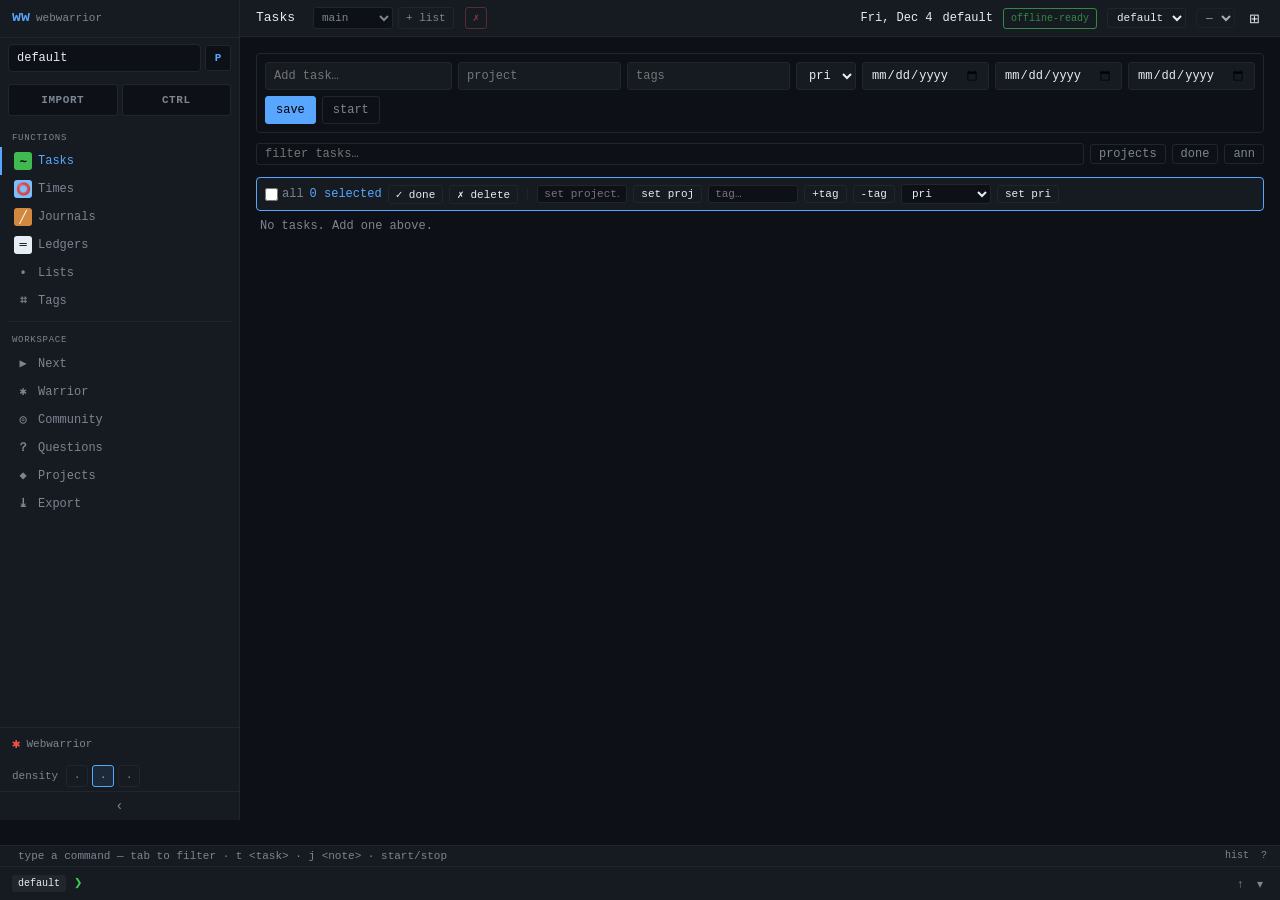
<file: main webwarrior/index.html>
<!DOCTYPE html>
<html lang="en">
<head>
  <meta charset="UTF-8">
  <meta name="viewport" content="width=device-width, initial-scale=1.0">
  <meta http-equiv="Content-Security-Policy"
        content="default-src 'self'; script-src 'self' 'unsafe-inline'; style-src 'self' 'unsafe-inline'; connect-src 'none'; img-src 'self' data:;">
  <title>Webwarrior</title>
  <link rel="stylesheet" href="style.css">
  <style>
    /* Webwarrior additions */
    .profile-create-row { display:flex; gap:6px; align-items:center; padding:10px 12px; background:var(--bg); border-bottom:1px solid var(--border); }
    .profile-create-row input { flex:1; min-width:0; }
    .import-panel { padding:10px; }
    .import-panel p { color:var(--muted); font-size:12px; margin-bottom:10px; line-height:1.6; }
    .import-progress { margin-top:10px; font-size:11px; color:var(--muted); }
    .import-progress .import-line { padding:2px 0; }
    .import-progress .import-ok { color:var(--success); }
    .import-progress .import-err { color:var(--error); }
    .conn-dot.connected { background:var(--success) !important; }
    #section-import .service-panel-body { padding:0; }
    .ww-offline-badge { font-size:10px; color:var(--success); padding:2px 7px; border:1px solid var(--success); border-radius:3px; opacity:0.7; }
    /* profile management in profile section */
    .profile-list-item { display:flex; align-items:center; gap:10px; padding:10px 14px; border-bottom:1px solid var(--border); }
    .profile-list-item.active-profile { border-left:3px solid var(--accent); padding-left:11px; }
    .profile-list-name { flex:1; font-size:13px; color:var(--text); }
    .profile-list-stats { font-size:11px; color:var(--muted); }
    .profile-list-actions { display:flex; gap:4px; }
    .profile-list-btn { font-size:11px !important; padding:4px 14px !important; height:auto !important; }
    .profile-list-btn-danger { color:rgba(248,81,73,0.55) !important; border-color:rgba(248,81,73,0.35) !important; }
    .profile-list-btn-danger:hover { color:rgba(248,81,73,0.85) !important; border-color:rgba(248,81,73,0.6) !important; background:rgba(248,81,73,0.06) !important; }
    .profile-active-badge { font-size:10px; color:rgba(63,185,80,0.55); padding:2px 8px; border:1px solid rgba(63,185,80,0.3); border-radius:3px; }
    #section-profile .service-panel-body { padding:0; }
    #profile-create-form { border-radius:0 !important; border-left:none !important; border-right:none !important; border-top:none !important; background:transparent !important; margin-bottom:0 !important; padding:10px 12px !important; }
    #profile-list { border:1px solid var(--border); border-radius:4px; overflow:hidden; }
    body.river-mode .profile-list-btn { color:rgba(220,235,225,0.85) !important; border-color:rgba(255,255,255,0.2) !important; }
    body.river-mode .profile-list-btn:hover { color:#fff !important; border-color:rgba(255,255,255,0.5) !important; }
  </style>
</head>
<body>
  <div id="app">
    <aside id="sidebar" class="sidebar">
      <div class="sidebar-header">
        <span class="wordmark-ww" id="btn-nav-warrior">ww</span>
        <span class="wordmark-full">webwarrior</span>
      </div>
      <div class="profile-row">
        <div class="profile-pill" id="profile-pill">—</div>
        <button class="profile-info-btn" id="btn-profile-screen" title="Profile info">P</button>
        <ul class="profile-switcher hidden" id="profile-switcher"></ul>
      </div>
      <div class="cmd-ctrl-row">
        <button class="cmd-ctrl-btn" id="btn-nav-import" data-section="import" title="Import from ww folder">IMPORT</button>
        <button class="cmd-ctrl-btn" id="btn-nav-ctrl" data-section="ctrl" title="CTRL — settings">CTRL</button>
      </div>
      <nav class="sidebar-nav" id="sidebar-nav">
        <div class="nav-group-label">functions</div>
        <button class="nav-item active" data-section="tasks"><span class="nav-icon icon-tasks">∼</span><span class="nav-label">Tasks</span></button>
        <button class="nav-item" data-section="time"><span class="nav-icon icon-time">⭕</span><span class="nav-label">Times</span></button>
        <button class="nav-item" data-section="journal"><span class="nav-icon icon-journal">╱</span><span class="nav-label">Journals</span></button>
        <button class="nav-item" data-section="ledger"><span class="nav-icon icon-ledger">═</span><span class="nav-label">Ledgers</span></button>
        <button class="nav-item" data-section="lists"><span class="nav-icon">•</span><span class="nav-label">Lists</span></button>
        <button class="nav-item" data-section="tags"><span class="nav-icon">⌗</span><span class="nav-label">Tags</span></button>
        <div class="nav-divider"></div>
        <div class="nav-group-label">workspace</div>
        <button class="nav-item" data-section="next"><span class="nav-icon">▶</span><span class="nav-label">Next</span></button>
        <button class="nav-item" data-section="warrior"><span class="nav-icon">✱</span><span class="nav-label">Warrior</span></button>
        <button class="nav-item" data-section="community"><span class="nav-icon">◎</span><span class="nav-label">Community</span></button>
        <button class="nav-item" data-section="questions"><span class="nav-icon">？</span><span class="nav-label">Questions</span></button>
        <button class="nav-item" data-section="projects"><span class="nav-icon">◆</span><span class="nav-label">Projects</span></button>
        <button class="nav-item" data-section="export"><span class="nav-icon">⤓</span><span class="nav-label">Export</span></button>
      </nav>
      <div class="sidebar-footer" id="sidebar-footer">
        <div class="warrior-stats" id="warrior-stats">
          <span class="warrior-icon">✱</span>
          <span class="warrior-label" id="warrior-label">Webwarrior</span>
          <span class="warrior-count" id="warrior-count"></span>
        </div>
        <div class="density-control">
          <span class="density-label">density</span>
          <div class="density-stops">
            <button class="density-btn" data-density="compact" title="Compact">·</button>
            <button class="density-btn active" data-density="normal" title="Normal">·</button>
            <button class="density-btn" data-density="relaxed" title="Relaxed">·</button>
          </div>
        </div>
        <button class="sidebar-toggle" id="sidebar-toggle" title="Toggle sidebar">‹</button>
      </div>
    </aside>
    <button class="sidebar-peek" id="sidebar-peek" title="Open sidebar">›</button>
    <div id="main">
      <header id="content-header">
        <div class="header-row1">
          <div class="header-title-group">
            <span id="section-title">Tasks</span>
            <div id="header-resource-slot" class="header-resource-slot">

              <!-- Tasks sub-list -->
              <div class="resource-bar-inner hidden" data-resource-section="tasks">
                <select id="task-list-select" class="resource-select" title="Task list"></select>
                <button class="resource-add-btn" id="btn-new-task-list">+ list</button>
                <button class="resource-add-btn resource-del-btn" id="btn-del-task-list" title="Remove this task list">✗</button>
              </div>

              <!-- Time sub-log -->
              <div class="resource-bar-inner hidden" data-resource-section="time">
                <select id="time-log-select" class="resource-select" title="Time log"></select>
                <button class="resource-add-btn" id="btn-new-time-log">+ log</button>
                <button class="resource-add-btn resource-del-btn" id="btn-del-time-log" title="Remove this time log">✗</button>
              </div>

              <!-- Journal -->
              <div class="resource-bar-inner hidden" data-resource-section="journal">
                <select id="journal-name-select" class="resource-select" title="Active journal"></select>
                <button class="resource-add-btn" id="btn-new-journal">+ journal</button>
              </div>

              <!-- Ledger -->
              <div class="resource-bar-inner hidden" data-resource-section="ledger">
                <select id="ledger-name-select" class="resource-select" title="Active ledger"></select>
                <button class="resource-add-btn" id="btn-new-ledger">+ ledger</button>
              </div>

              <!-- Lists -->
              <div class="resource-bar-inner hidden" data-resource-section="lists">
                <select id="list-name-select" class="resource-select" title="Active list"></select>
                <button class="resource-add-btn" id="btn-new-list">+ list</button>
                <button class="resource-add-btn resource-del-btn" id="btn-delete-list" title="Delete this list">✗</button>
              </div>

            </div>
          </div>
          <div class="header-stats">
            <span id="stat-tasks-count" class="stat-item hidden"></span>
            <span id="stat-time-today" class="stat-item hidden"></span>
            <span id="stat-date" class="stat-item"></span>
            <span id="header-profile" class="stat-item stat-profile" title="Switch profile">—</span>
            <span class="ww-offline-badge">offline-ready</span>
            <select id="journal-theme-select" class="header-theme-select" title="Journal theme">
              <option value="default">default</option>
              <option value="twain">Twain ✦</option>
            </select>
            <select id="global-mode-select" class="header-theme-select" title="Theme mode" disabled>
              <option value="">—</option>
            </select>
            <button id="btn-sidebar-fullscreen" class="header-icon-btn" title="Collapse sidebar / expand view">⊞</button>
          </div>
        </div>
      </header>
      <div id="content-area">
        <!-- Global search overlay -->
        <div id="search-overlay" class="hidden">
          <div id="search-results"></div>
        </div>

        <!-- Tasks -->
        <section class="section" id="section-tasks">
          <form class="add-form-inline" id="add-task-form">
            <input type="text" name="description" placeholder="Add task…" autocomplete="off" />
            <input type="text" name="project" placeholder="project" />
            <input type="text" name="tags" placeholder="tags" />
            <select name="priority"><option value="">pri</option><option>H</option><option>M</option><option>L</option></select>
            <input type="date" name="due" title="due date" />
            <input type="date" name="scheduled" title="scheduled date" />
            <input type="date" name="wait" title="wait until" />
            <button type="submit" class="btn-inline-submit">save</button>
            <button type="button" class="btn-inline-alt" id="btn-task-start-new">start</button>
          </form>
          <div class="section-toolbar">
            <input type="text" id="task-filter" class="inline-filter" placeholder="filter tasks…" />
            <button class="btn-toolbar" id="btn-group-toggle" title="Group tasks by project">projects</button>
            <button class="btn-toolbar" id="btn-show-done-tasks" title="Show completed tasks">done</button>
            <button class="btn-toolbar" id="btn-ann-toggle" title="Toggle annotations">ann</button>
          </div>
          <div id="bulk-toolbar" class="hidden">
            <label class="bulk-select-all"><input type="checkbox" id="bulk-select-all" /> all</label>
            <span id="bulk-count">0 selected</span>
            <button class="btn-bulk" data-op="done">✓ done</button>
            <button class="btn-bulk" data-op="delete">✗ delete</button>
            <span class="bulk-sep">|</span>
            <input type="text" id="bulk-project-input" placeholder="set project…" class="bulk-input" />
            <button class="btn-bulk" data-op="set-project">set proj</button>
            <input type="text" id="bulk-tag-input" placeholder="tag…" class="bulk-input" />
            <button class="btn-bulk" data-op="add-tag">+tag</button>
            <button class="btn-bulk" data-op="remove-tag">-tag</button>
            <select id="bulk-priority-select" class="bulk-input"><option value="">pri</option><option>H</option><option>M</option><option>L</option></select>
            <button class="btn-bulk" data-op="set-priority">set pri</button>
          </div>
          <div class="task-list" id="task-list"><div class="skeleton-msg">Loading tasks…</div></div>
          <div class="task-list hidden" id="task-done-list"></div>
          <div class="task-detail hidden" id="task-detail"></div>
        </section>

        <!-- Times -->
        <section class="section hidden" id="section-time">
          <form class="add-form-inline" id="add-time-form">
            <input type="text" name="tags" id="timew-tag-input" placeholder="tags (e.g. dev review)" autocomplete="off" style="width:200px" />
            <input type="text" name="description" placeholder="description (optional)" autocomplete="off" style="flex:1;min-width:140px" />
            <input type="text" name="duration" placeholder="duration (e.g. 30min, 1h)" style="width:130px" />
            <button type="button" class="btn-inline-submit" id="btn-timew-start">▶ start</button>
            <button type="button" class="btn-inline-alt" id="btn-timew-stop">■ stop</button>
            <button type="submit" class="btn-inline-alt" id="btn-timew-track">+ track</button>
          </form>
          <div class="time-today" id="time-today">Loading…</div>
          <div class="time-week" id="time-week"></div>
          <div class="time-tag-summary" id="time-tag-summary"></div>
          <div class="time-filter-bar">
            <input type="text" id="time-tag-filter" class="inline-filter" placeholder="filter by tag…" style="width:180px" autocomplete="off" />
            <select id="time-date-range" class="resource-select" style="font-size:11px">
              <option value="all">all time</option>
              <option value="today">today</option>
              <option value="week">this week</option>
              <option value="month">this month</option>
            </select>
          </div>
          <div class="time-intervals" id="time-intervals"></div>
        </section>

        <!-- Journals -->
        <section class="section hidden" id="section-journal">
          <form class="add-form-inline add-form-journal" id="add-journal-form">
            <div class="twain-writing-wrap">
              <textarea name="entry" id="journal-entry-textarea" placeholder="New journal entry… (Enter to submit, Shift+Enter for newline)" rows="3"></textarea>
              <!-- Ink overlay: sections + tags floating on the parchment -->
              <div id="twain-ink-panel" class="twain-ink-panel hidden">
                <div class="twain-ink-group" id="twain-ink-sections-group">
                  <span class="twain-ink-label">sections <button type="button" id="btn-collapse-sections" class="twain-ink-toggle" title="collapse">−</button></span>
                  <div id="twain-section-list" class="twain-ink-sections"></div>
                </div>
                <div class="twain-ink-group" id="twain-ink-tags-group" style="margin-top:10px">
                  <span class="twain-ink-label">tags <button type="button" id="btn-collapse-tags" class="twain-ink-toggle" title="collapse">−</button></span>
                  <div id="twain-tag-list" class="twain-ink-tags"></div>
                </div>
              </div>
            </div>
            <div class="journal-meta-row">
              <button type="button" id="btn-twain-new-entry" class="twain-new-entry-btn hidden" title="New entry">+</button>
              <input type="text" name="project" id="journal-project-input" class="journal-meta-input" placeholder="project" autocomplete="off" />
              <input type="text" name="tags" id="journal-tags-input" class="journal-meta-input" placeholder="tags (comma-separated)" autocomplete="off" />
              <select name="priority" id="journal-priority-select" class="journal-meta-select-sm">
                <option value="">priority</option>
                <option value="H">high</option>
                <option value="M">medium</option>
                <option value="L">low</option>
              </select>
              <label class="jrnl-enter-label" title="Enter key submits entry">
                <input type="checkbox" id="jrnl-enter-toggle" checked style="display:none" />
                <span class="jrnl-enter-indicator" id="jrnl-enter-indicator">↵</span>
              </label>
              <button type="submit" class="btn-inline-submit jrnl-add-btn">add</button>
            </div>
          </form>
          <input type="text" id="journal-search" class="inline-filter" placeholder="search entries…" style="margin-bottom:8px;width:100%" />
          <div class="journal-filter-bar">
            <div class="jrnl-filter-tabs">
              <button class="jrnl-filter-tab active" data-mode="all">All</button>
              <button class="jrnl-filter-tab" data-mode="annotated">Annotated</button>
              <button class="jrnl-filter-tab" data-mode="rejournaled">Rejournaled</button>
            </div>
            <div class="jrnl-filter-right">
              <button class="journal-filter-btn jmd-toggle" id="journal-md-toggle" title="Toggle markdown rendering">⊞ MD</button>
              <button class="journal-filter-btn" id="btn-journal-show-archived" title="Show archived entries"># archived</button>
            </div>
          </div>
          <div class="journal-list" id="journal-list"><div class="skeleton-msg">Loading journal…</div></div>

          <!-- Twain mode elements (hidden in default theme) -->
          <div id="twain-scratch-col" class="twain-scratch-col hidden">
            <div class="twain-scratch-header">
              <span class="twain-scratch-label">scratch</span>
              <button type="button" id="btn-scratch-expand" class="twain-scratch-toggle-btn" title="Expand to 3 columns">⇥</button>
              <button type="button" id="btn-scratch-collapse" class="twain-scratch-toggle-btn" title="Collapse scratchpad">‹</button>
            </div>
            <div class="twain-scratch-cols">
              <textarea id="twain-scratch" class="twain-scratch-textarea" placeholder="rough thoughts, fragments, ideas…" spellcheck="false"></textarea>
              <textarea id="twain-scratch-b" class="twain-scratch-textarea twain-scratch-extra hidden" placeholder="continuation…" spellcheck="false"></textarea>
              <textarea id="twain-scratch-c" class="twain-scratch-textarea twain-scratch-extra hidden" placeholder="continuation…" spellcheck="false"></textarea>
            </div>
          </div>
          <div id="twain-save-bar" class="twain-save-bar hidden">
            <button type="button" id="btn-twain-save" class="twain-save-btn">save</button>
            <span class="twain-save-hint">to <em id="twain-save-to">main</em></span>
            <span class="twain-save-shortcut">⌘S</span>
            <span class="twain-savebar-spacer"></span>
            <button type="button" id="btn-twain-expand" class="twain-savebar-btn" title="Expand / collapse scratch">⤢</button>
            <button type="button" id="btn-twain-river" class="twain-savebar-btn" title="Mississippi mode">〰</button>
          </div>
          <!-- Task drawer — Twain mode only -->
          <div id="twain-task-bar" class="twain-task-bar hidden">
            <div class="twain-task-bar-row">
              <button type="button" id="btn-twain-task-tab" class="twain-task-toggle-btn">
                <span class="twain-task-tab-label">task</span>
                <span class="twain-task-caret">▲</span>
              </button>
            </div>
            <div id="twain-task-drawer" class="twain-task-drawer hidden">
              <div class="twain-task-drawer-inner">
                <input type="text" id="twain-task-input" class="twain-task-input" placeholder="describe a task…" autocomplete="off" />
                <div class="twain-task-meta-row">
                  <input type="text" id="twain-task-project" class="twain-task-meta-input" placeholder="project" autocomplete="off" />
                  <select id="twain-task-priority" class="twain-task-meta-select">
                    <option value="">priority</option>
                    <option value="H">high</option>
                    <option value="M">medium</option>
                    <option value="L">low</option>
                  </select>
                  <button type="button" id="btn-twain-task-add" class="twain-task-add-btn">add task</button>
                </div>
              </div>
            </div>
          </div>
          <div id="twain-entries-bar" class="twain-entries-bar hidden">
            <div class="twain-entries-bar-row">
              <button type="button" id="btn-twain-entries-toggle" class="twain-entries-toggle-btn">
                <span id="twain-entries-info" class="twain-entries-info">— entries</span>
                <span class="twain-entries-caret">▲</span>
              </button>
              <input type="text" id="twain-entries-search" class="twain-entries-search hidden" placeholder="search entries…" autocomplete="off" />
            </div>
            <div id="twain-entries-drawer" class="twain-entries-drawer hidden"></div>
          </div>
        </section>

        <!-- Ledgers -->
        <section class="section hidden" id="section-ledger">
          <form class="add-form-inline" id="add-ledger-form">
            <input type="date" name="date" />
            <input type="text" name="description" placeholder="Add transaction…" autocomplete="off" />
            <input type="text" name="account" placeholder="account" list="account-list" />
            <datalist id="account-list"></datalist>
            <input type="text" name="amount" placeholder="amount (e.g. 45.00 or -45.00)" />
            <input type="text" name="comment" placeholder="note…" />
            <button type="submit" class="btn-inline-submit">save</button>
          </form>
          <div class="add-account-row">
            <input type="text" id="add-account-input" class="inline-filter" placeholder="add account (e.g. expenses:travel)" style="width:260px" />
            <button class="btn-inline-alt" id="btn-add-account">+ account</button>
          </div>
          <div class="hledger-toolbar">
            <button class="btn-inline-alt hl-btn active" data-cmd="balance">balance</button>
            <button class="btn-inline-alt hl-btn" data-cmd="register">register</button>
            <button class="btn-inline-alt hl-btn" data-cmd="income">income stmt</button>
          </div>
          <div class="hledger-period-row">
            <select id="hl-period" class="resource-select" style="font-size:11px">
              <option value="">all time</option>
              <option value="monthly">monthly</option>
              <option value="weekly">weekly</option>
            </select>
            <input type="text" id="hl-filter" class="inline-filter" placeholder="account filter…" style="width:160px" />
          </div>
          <div class="hledger-output" id="hledger-output"></div>
          <div class="ledger-summary" id="ledger-summary"></div>
          <input type="text" id="ledger-search" class="inline-filter" placeholder="search transactions…" style="margin:8px 0;width:100%" />
          <div class="ledger-recent" id="ledger-recent"></div>
        </section>

        <!-- Tags -->
        <section class="section hidden" id="section-tags">
          <div class="section-toolbar">
            <input type="text" id="tags-filter" class="inline-filter" placeholder="filter tags…" />
            <select id="tags-sort" class="toolbar-select-sm">
              <option value="name">A→Z</option>
              <option value="count-desc">Most tasks</option>
              <option value="count-asc">Fewest tasks</option>
            </select>
          </div>
          <div id="tags-chips" class="tags-chips-panel"></div>
          <div id="tags-body"><div class="skeleton-msg">Loading…</div></div>
        </section>

        <!-- Projects -->
        <section class="section hidden" id="section-projects">
          <form class="add-form-inline" id="project-create-form">
            <input type="text" name="name" placeholder="project name" autocomplete="off" style="width:140px" />
            <input type="text" name="description" placeholder="description (optional)" autocomplete="off" style="flex:1;min-width:120px" />
            <button type="submit" class="btn-inline-submit">define project</button>
          </form>
          <div class="section-toolbar">
            <input type="text" id="project-filter" class="inline-filter" placeholder="filter projects…" />
          </div>
          <div id="projects-body"><div class="skeleton-msg">Loading…</div></div>
        </section>

        <!-- Lists -->
        <section class="section hidden" id="section-lists">
          <form class="add-form-inline" id="add-list-item-form">
            <input type="text" name="text" id="list-item-text" placeholder="Add item…" autocomplete="off" style="flex:1;min-width:200px" />
            <button type="submit" class="btn-inline-submit">add</button>
          </form>
          <div class="section-toolbar">
            <input type="text" id="list-filter" class="inline-filter" placeholder="filter items…" style="flex:1" autocomplete="off" />
            <button class="btn-toolbar" id="btn-list-show-done">show done</button>
          </div>
          <div class="list-items" id="list-items"><div class="skeleton-msg">Loading…</div></div>
        </section>

        <!-- Next -->
        <section class="section hidden" id="section-next">
          <div class="service-panel">
            <div class="service-panel-header">Next — Recommended Task</div>
            <div class="service-panel-body">
              <div id="next-card"><div class="skeleton-msg">Loading…</div></div>
              <div style="margin-top:16px">
                <div style="font-size:11px;color:var(--muted);margin-bottom:6px">Due within 7 days</div>
                <div id="next-upcoming"></div>
              </div>
              <div style="margin-top:12px">
                <div style="font-size:11px;color:var(--error);margin-bottom:6px">Overdue</div>
                <div id="next-overdue"></div>
              </div>
            </div>
          </div>
        </section>

        <!-- Warrior -->
        <section class="section hidden" id="section-warrior">
          <div class="service-panel">
            <div class="service-panel-header">✱ Warrior — All Profiles</div>
            <div class="service-panel-body">
              <div id="warrior-totals" style="display:flex;gap:16px;flex-wrap:wrap;padding:8px 0;margin-bottom:8px;border-bottom:1px solid var(--border)"></div>
              <div id="warrior-profiles"></div>
            </div>
          </div>
        </section>

        <!-- Community -->
        <section class="section hidden" id="section-community">
          <div class="service-panel">
            <div class="service-panel-header">◎ Community — Shared Collections</div>
            <div class="service-panel-body">

              <!-- Collection picker + create -->
              <div style="display:flex;gap:8px;align-items:center;flex-wrap:wrap;margin-bottom:8px">
                <select id="community-select" class="resource-select" style="min-width:150px;flex:1"></select>
                <button class="btn-inline-alt" id="btn-community-archive">archive</button>
                <button class="btn-inline-alt" id="btn-comm-show-create" style="font-size:11px">+ new</button>
              </div>
              <form class="add-form-inline hidden" id="community-create-form" style="margin-bottom:10px">
                <input type="text" name="name" placeholder="collection name (letters, numbers, - _)" autocomplete="off" pattern="[a-zA-Z0-9_-]+" style="width:200px" />
                <input type="text" name="description" placeholder="description (optional)" autocomplete="off" style="flex:1;min-width:120px" />
                <button type="submit" class="btn-inline-submit">create</button>
                <button type="button" class="btn-inline-alt" id="btn-comm-hide-create">cancel</button>
              </form>

              <!-- View tabs + search -->
              <div style="display:flex;gap:6px;align-items:center;flex-wrap:wrap;margin-bottom:10px">
                <div style="display:flex;gap:4px">
                  <button class="community-tab active" data-view="unified">All</button>
                  <button class="community-tab" data-view="tasks">Tasks</button>
                  <button class="community-tab" data-view="journal">Journal</button>
                </div>
                <input type="text" id="comm-search" class="inline-filter" placeholder="search entries…" autocomplete="off" style="flex:1;min-width:140px" />
              </div>

              <div id="community-body"><div class="skeleton-msg">Select or create a collection above.</div></div>
            </div>
          </div>
        </section>

        <!-- Questions -->
        <section class="section hidden" id="section-questions">
          <div class="service-panel">
            <div class="service-panel-header">？Questions — Capture Templates</div>
            <div class="service-panel-body">
              <div id="questions-templates"></div>
              <div id="questions-active-form" class="hidden" style="margin-top:12px;padding:10px;background:var(--bg);border:1px solid var(--border);border-radius:4px">
                <div id="questions-form-title" style="font-size:12px;font-weight:bold;margin-bottom:8px;color:var(--accent)"></div>
                <form id="questions-answer-form"></form>
                <div style="display:flex;gap:8px;margin-top:8px">
                  <button class="btn-inline-submit" id="btn-questions-submit">submit</button>
                  <button class="btn-inline-alt" id="btn-questions-cancel">cancel</button>
                </div>
              </div>
            </div>
          </div>
        </section>

        <!-- Export (expanded) -->
        <section class="section hidden" id="section-export">
          <div class="service-panel">
            <div class="service-panel-header">Export</div>
            <div class="service-panel-body" style="padding:10px 0">
              <p style="color:var(--muted);font-size:12px;margin-bottom:12px">All exports are local file downloads. Nothing leaves your browser.</p>
              <div style="display:flex;gap:8px;flex-wrap:wrap;margin-bottom:12px">
                <button class="btn-inline-submit" id="btn-export-json">Full JSON</button>
                <button class="btn-inline-alt" id="btn-export-tasks-csv">Tasks CSV</button>
                <button class="btn-inline-alt" id="btn-export-journal-md">Journal Markdown</button>
                <button class="btn-inline-alt" id="btn-export-hledger">Hledger File</button>
              </div>
              <div class="cmd-unified-output hidden" id="export-output"></div>
            </div>
          </div>
        </section>

        <!-- Import -->
        <section class="section hidden" id="section-import">
          <div class="service-panel">
            <div class="service-panel-header">Import from ww</div>
            <div class="service-panel-body">
              <div class="import-panel">
                <p>Import your existing Workwarrior data. Grant read access to your <code>~/.workwarrior/</code> or <code>~/ww/</code> folder. Your data stays entirely in your browser — nothing is uploaded anywhere.</p>
                <p style="font-size:11px;color:var(--warning);margin-bottom:10px">⚠ File System Access API required (Chrome/Edge/Firefox 111+). Not available in Safari.</p>
                <div style="display:flex;gap:8px;flex-wrap:wrap">
                  <button class="btn-inline-submit" id="btn-import-folder">Choose ww folder…</button>
                  <button class="btn-inline-alt" id="btn-import-demo">Load demo data</button>
                </div>
                <div class="import-progress" id="import-progress"></div>
              </div>
            </div>
          </div>
        </section>

        <!-- Profile -->
        <section class="section hidden" id="section-profile">
          <div class="service-panel">
            <div class="service-panel-header">Profiles</div>
            <div class="service-panel-body">
              <form class="add-form-inline" id="profile-create-form">
                <input type="text" name="name" placeholder="new profile name (e.g. work, personal)" autocomplete="off" style="flex:1;min-width:160px" />
                <button type="submit" class="btn-inline-submit">create profile</button>
              </form>
              <div id="profile-list"></div>
            </div>
          </div>
        </section>

        <!-- CTRL -->
        <section class="section hidden" id="section-ctrl">
          <div class="service-panel">
            <div class="service-panel-header">CTRL — Settings</div>
            <div class="service-panel-body">
              <div style="padding:10px 0">
                <div style="font-size:11px;color:var(--muted);margin-bottom:8px">All data is stored in your browser's IndexedDB. Nothing leaves your device.</div>
                <div style="margin-bottom:14px;padding:8px;background:var(--bg);border:1px solid var(--border);border-radius:4px">
                  <div style="font-size:11px;color:var(--muted);margin-bottom:6px">Storage</div>
                  <div id="ctrl-storage-info" style="font-size:12px;color:var(--text)">Loading…</div>
                  <button class="btn-inline-alt" id="btn-ctrl-clear-profile" style="margin-top:8px;color:var(--error);border-color:var(--error)">Clear current profile data</button>
                </div>
                <div style="margin-bottom:14px;padding:8px;background:var(--bg);border:1px solid var(--border);border-radius:4px">
                  <div style="font-size:11px;color:var(--muted);margin-bottom:4px">Keyboard shortcuts</div>
                  <div style="font-size:11px;line-height:2;color:var(--text)">
                    <code>g t</code> Tasks &nbsp; <code>g i</code> Times &nbsp; <code>g j</code> Journals &nbsp; <code>g l</code> Ledger<br>
                    <code>g p</code> Projects &nbsp; <code>g x</code> Tags &nbsp; <code>g e</code> Export<br>
                    <code>Esc</code> Focus terminal &nbsp; <code>Tab</code> Filter mode<br>
                    <code>t &lt;desc&gt;</code> Quick task &nbsp; <code>j &lt;text&gt;</code> Quick journal<br>
                    <code>start &lt;tags&gt;</code> Start tracking &nbsp; <code>stop</code> Stop tracking
                  </div>
                </div>
              </div>
            </div>
          </div>
        </section>

      </div>
    </div>
  </div>

  <!-- Terminal line -->
  <div id="terminal-bar">
    <div id="cmd-output" class="hidden"></div>
    <div id="hints-bar">
      <span id="hints-actions" class="hints-actions"></span>
      <span id="hints-text" class="hints-text">type a command — tab to filter · t &lt;task&gt; · j &lt;note&gt; · start/stop</span>
      <span id="hints-power" class="hints-power">
        <button class="hints-btn" id="hints-hist-btn" title="Command history">hist</button>
        <button class="hints-btn" id="hints-help-btn" title="Help (?)">?</button>
      </span>
    </div>
    <div id="terminal-input-row">
      <span id="term-profile-badge" class="term-badge"></span>
      <span id="term-prompt" class="prompt-exec">❯ </span>
      <input type="text" id="term-input" autocomplete="off" spellcheck="false" />
      <button id="term-pos-toggle" class="term-icon-btn" title="Move terminal">↑</button>
      <button id="term-expand-toggle" class="term-icon-btn" title="Expand/collapse terminal">▾</button>
    </div>
  </div>

  <!-- Toast -->
  <div id="toast" class="hidden" style="position:fixed;bottom:90px;right:16px;z-index:9999;padding:8px 14px;border-radius:5px;font-size:12px;font-family:inherit;pointer-events:none;transition:opacity 0.2s"></div>

  <!-- Confirm modal -->
  <div id="confirm-modal" class="confirm-overlay hidden">
    <div class="confirm-dialog">
      <div class="confirm-msg" id="confirm-msg"></div>
      <div class="confirm-actions">
        <button class="btn-inline-submit" id="confirm-ok">OK</button>
        <button class="btn-inline-alt" id="confirm-cancel">Cancel</button>
      </div>
    </div>
  </div>

  <!-- Help overlay -->
  <div id="ww-help-overlay" class="ww-help-overlay hidden">
    <div class="ww-help-panel">
      <div class="ww-help-header">
        <span class="ww-help-title"><span class="ww-help-ww">ww</span> · webwarrior</span>
        <button class="ww-help-close" id="btn-ww-help-close" title="Close (Esc)">×</button>
      </div>
      <div class="ww-help-body" style="padding:16px">
        <p style="color:var(--muted);font-size:12px;margin-bottom:12px">All data stored locally in your browser. No server, no cloud.</p>
        <table style="font-size:12px;border-collapse:collapse;width:100%">
          <tr><td style="padding:4px 16px 4px 0;color:var(--accent)">g t</td><td>Go to Tasks</td></tr>
          <tr><td style="padding:4px 16px 4px 0;color:var(--accent)">g i</td><td>Go to Times</td></tr>
          <tr><td style="padding:4px 16px 4px 0;color:var(--accent)">g j</td><td>Go to Journals</td></tr>
          <tr><td style="padding:4px 16px 4px 0;color:var(--accent)">g l</td><td>Go to Ledger</td></tr>
          <tr><td style="padding:4px 16px 4px 0;color:var(--accent)">g p</td><td>Go to Projects</td></tr>
          <tr><td style="padding:4px 16px 4px 0;color:var(--accent)">g x</td><td>Go to Tags</td></tr>
          <tr><td style="padding:4px 16px 4px 0;color:var(--accent)">Tab</td><td>Toggle filter mode</td></tr>
          <tr><td style="padding:4px 16px 4px 0;color:var(--accent)">Esc</td><td>Focus terminal</td></tr>
          <tr><td style="padding:4px 16px 4px 0;color:var(--accent)">t &lt;desc&gt;</td><td>Quick-add task</td></tr>
          <tr><td style="padding:4px 16px 4px 0;color:var(--accent)">j &lt;text&gt;</td><td>Quick journal entry</td></tr>
          <tr><td style="padding:4px 16px 4px 0;color:var(--accent)">start &lt;tags&gt;</td><td>Start time tracking</td></tr>
          <tr><td style="padding:4px 16px 4px 0;color:var(--accent)">stop</td><td>Stop time tracking</td></tr>
        </table>
      </div>
    </div>
  </div>

  <!-- Task Detail Drawer -->
  <div id="task-drawer" class="task-drawer hidden" aria-hidden="true">
    <div class="task-drawer-backdrop" id="tdr-backdrop"></div>
    <div class="task-drawer-panel" role="dialog" aria-label="Task detail">

      <!-- Header -->
      <div class="tdr-header">
        <span class="tdr-urgency-score" id="tdr-urgency-score"></span>
        <span class="tdr-project-badge" id="tdr-header-project"></span>
        <span class="tdr-header-title" id="tdr-header-title"></span>
        <span class="tdr-header-tags" id="tdr-header-tags"></span>
        <div class="tdr-header-actions" id="tdr-header-actions"></div>
        <button class="tdr-close-btn" id="tdr-close" title="Close">✕</button>
      </div>

      <div class="tdr-body">
        <!-- Core fields -->
        <div class="tdr-fields">
          <div class="tdr-field-row"><label class="tdr-label">description</label><input class="tdr-input" id="tdr-desc" type="text" autocomplete="off"></div>
          <div class="tdr-field-row"><label class="tdr-label">list</label><select class="tdr-input tdr-select" id="tdr-task-list"></select></div>
          <div class="tdr-field-row"><label class="tdr-label">project</label><input class="tdr-input" id="tdr-proj" type="text" autocomplete="off"></div>
          <div class="tdr-field-row"><label class="tdr-label">priority</label>
            <select class="tdr-input tdr-select" id="tdr-pri">
              <option value="">—</option><option value="H">H</option><option value="M">M</option><option value="L">L</option>
            </select>
          </div>
          <div class="tdr-field-row"><label class="tdr-label">due</label><input class="tdr-input" id="tdr-due" type="date"></div>
          <div class="tdr-field-row"><label class="tdr-label">sched</label><input class="tdr-input" id="tdr-sched" type="date"></div>
          <div class="tdr-field-row"><label class="tdr-label">wait</label><input class="tdr-input" id="tdr-wait" type="date"></div>
          <div class="tdr-field-row"><label class="tdr-label">tags</label><input class="tdr-input" id="tdr-tags" type="text" placeholder="space or comma separated" autocomplete="off"></div>
          <div class="tdr-field-row tdr-field-readonly"><label class="tdr-label">status</label><span class="tdr-value" id="tdr-status"></span></div>
          <div class="tdr-field-row tdr-field-readonly"><label class="tdr-label">urgency</label><span class="tdr-value" id="tdr-urgency-val"></span></div>
          <div class="tdr-field-row tdr-field-readonly"><label class="tdr-label">created</label><span class="tdr-value" id="tdr-created"></span></div>
        </div>

        <!-- UDAs -->
        <div class="tdr-section-header">UDAS</div>
        <div id="tdr-uda-list"></div>
        <div class="tdr-uda-add-row">
          <input class="tdr-input tdr-uda-key-input" id="tdr-uda-key" type="text" placeholder="add UDA (type to search…)" list="tdr-uda-datalist" autocomplete="off">
          <datalist id="tdr-uda-datalist"></datalist>
          <input class="tdr-input tdr-uda-val-input" id="tdr-uda-val" type="text" placeholder="value">
          <button class="btn-inline-submit tdr-btn-sm" id="btn-tdr-add-uda">+ UDA</button>
        </div>
        <button class="btn-inline-submit" id="btn-tdr-save" style="margin:10px 0 14px">save</button>

        <!-- Annotations -->
        <div id="tdr-annotations"></div>
        <div class="tdr-ann-add-row">
          <input class="tdr-input" id="tdr-ann-text" type="text" placeholder="add annotation…" style="flex:1">
          <button class="btn-inline-submit tdr-btn-sm" id="btn-tdr-annotate">annotate</button>
        </div>

        <!-- Note to journal -->
        <div class="tdr-journal-row">
          <input class="tdr-input" id="tdr-journal-text" type="text" placeholder="note to journal…" style="flex:1">
          <select class="tdr-input tdr-select tdr-journal-sel" id="tdr-journal-select"></select>
          <button class="btn-inline-submit tdr-btn-sm" id="btn-tdr-to-journal">→ journal</button>
        </div>

        <!-- Share to Community -->
        <div class="tdr-section-header" style="margin-top:14px">COMMUNITY</div>
        <div class="tdr-journal-row" style="margin-top:6px">
          <select class="tdr-input tdr-select" id="tdr-community-select" style="flex:1"></select>
          <input class="tdr-input" id="tdr-community-note" type="text" placeholder="optional note…" style="flex:2">
          <button class="btn-inline-submit tdr-btn-sm" id="btn-tdr-to-community">→ share</button>
        </div>

        <!-- Dependencies -->
        <div class="tdr-section-header" style="margin-top:14px">DEPENDENCIES</div>
        <div id="tdr-dep-list"></div>
        <div class="tdr-dep-search-row">
          <input class="tdr-input" id="tdr-dep-search" type="text" placeholder="task ID or description…" style="flex:1" autocomplete="off">
          <button class="btn-inline-alt tdr-btn-sm" id="btn-tdr-blocked-by">→ blocked by</button>
          <button class="btn-inline-alt tdr-btn-sm" id="btn-tdr-blocks">→ blocks</button>
        </div>
        <div id="tdr-dep-results" class="tdr-dep-results hidden"></div>
      </div><!-- /tdr-body -->

    </div><!-- /tdr-panel -->
  </div><!-- /task-drawer -->

  <!-- Journal Detail Drawer -->
  <div id="journal-drawer" class="task-drawer hidden" aria-hidden="true">
    <div class="task-drawer-backdrop" id="jdr-backdrop"></div>
    <div class="task-drawer-panel" role="dialog" aria-label="Journal entry detail">

      <div class="tdr-header">
        <span class="tdr-urgency-score" id="jdr-journal-badge" style="background:rgba(63,185,80,0.1);border-color:rgba(63,185,80,0.3);color:var(--success)"></span>
        <span class="tdr-header-title" id="jdr-date-title"></span>
        <div class="tdr-header-actions" id="jdr-header-actions"></div>
        <button class="tdr-close-btn" id="jdr-close">✕</button>
      </div>

      <div class="tdr-body">
        <div class="tdr-section-header" style="margin-top:0;border-top:none">BODY</div>
        <textarea class="jdr-body-textarea" id="jdr-body" rows="8" placeholder="Journal entry body…"></textarea>

        <div class="tdr-fields" style="margin-top:8px">
          <div class="tdr-field-row"><label class="tdr-label">journal</label>
            <select class="tdr-input tdr-select" id="jdr-journal-select"></select>
          </div>
          <div class="tdr-field-row"><label class="tdr-label">project</label><input class="tdr-input" id="jdr-project" type="text" autocomplete="off"></div>
          <div class="tdr-field-row"><label class="tdr-label">tags</label><input class="tdr-input" id="jdr-tags" type="text" placeholder="space or comma separated" autocomplete="off"></div>
          <div class="tdr-field-row"><label class="tdr-label">priority</label>
            <select class="tdr-input tdr-select" id="jdr-priority">
              <option value="">—</option><option value="H">H</option><option value="M">M</option><option value="L">L</option>
            </select>
          </div>
          <div class="tdr-field-row tdr-field-readonly"><label class="tdr-label">created</label><span class="tdr-value" id="jdr-created"></span></div>
        </div>

        <button class="btn-inline-submit" id="btn-jdr-save" style="margin:10px 0 14px">save</button>

        <div id="jdr-annotations"></div>
        <div class="tdr-ann-add-row">
          <input class="tdr-input" id="jdr-ann-text" type="text" placeholder="add annotation…" style="flex:1">
          <button class="btn-inline-submit tdr-btn-sm" id="btn-jdr-annotate">annotate</button>
        </div>
      </div>
    </div>
  </div>

  <!-- Time Interval Drawer -->
  <div id="time-drawer" class="task-drawer hidden" aria-hidden="true">
    <div class="task-drawer-backdrop" id="tmr-backdrop"></div>
    <div class="task-drawer-panel" role="dialog" aria-label="Time interval detail">
      <div class="tdr-header">
        <span class="tdr-urgency-score" id="tmr-dur-badge" style="background:rgba(88,166,255,0.1);border-color:rgba(88,166,255,0.3);color:var(--accent)"></span>
        <span class="tdr-header-title" id="tmr-tags-title"></span>
        <div class="tdr-header-actions">
          <button data-tmr-action="stop" id="tmr-stop-btn" style="display:none">■ stop</button>
          <button data-tmr-action="delete" style="color:var(--error);border-color:var(--error)">✗ delete</button>
        </div>
        <button class="tdr-close-btn" id="tmr-close">✕</button>
      </div>
      <div class="tdr-body">
        <div class="tdr-fields">
          <div class="tdr-field-row"><label class="tdr-label">tags</label><input class="tdr-input" id="tmr-tags" type="text" placeholder="space or comma separated" autocomplete="off"></div>
          <div class="tdr-field-row"><label class="tdr-label">start</label><input class="tdr-input" id="tmr-start" type="datetime-local"></div>
          <div class="tdr-field-row"><label class="tdr-label">end</label><input class="tdr-input" id="tmr-end" type="datetime-local" placeholder="leave empty if active"></div>
          <div class="tdr-field-row tdr-field-readonly"><label class="tdr-label">duration</label><span class="tdr-value" id="tmr-duration"></span></div>
        </div>
        <div class="tdr-section-header">ANNOTATION</div>
        <textarea class="jdr-body-textarea" id="tmr-annotation" rows="3" placeholder="Optional note…"></textarea>
        <button class="btn-inline-submit" id="btn-tmr-save" style="margin:10px 0 14px">save</button>
        <div class="tdr-section-header">CROSS-POST</div>
        <div class="tdr-journal-row" style="margin-top:6px">
          <input class="tdr-input" id="tmr-journal-text" type="text" placeholder="note to journal…" style="flex:1">
          <select class="tdr-input tdr-select tdr-journal-sel" id="tmr-journal-select"></select>
          <button class="btn-inline-submit tdr-btn-sm" id="btn-tmr-to-journal">→ journal</button>
        </div>
      </div>
    </div>
  </div>

  <!-- Ledger Transaction Drawer -->
  <div id="ledger-drawer" class="task-drawer hidden" aria-hidden="true">
    <div class="task-drawer-backdrop" id="ldr-backdrop"></div>
    <div class="task-drawer-panel" role="dialog" aria-label="Transaction detail">

      <div class="tdr-header">
        <span class="tdr-urgency-score" id="ldr-date-badge" style="background:rgba(210,153,34,0.1);border-color:rgba(210,153,34,0.3);color:var(--warning)"></span>
        <span class="tdr-header-title" id="ldr-desc-title"></span>
        <div class="tdr-header-actions">
          <button data-ldr-action="delete" style="color:var(--error);border-color:var(--error)">✗ delete</button>
        </div>
        <button class="tdr-close-btn" id="ldr-close">✕</button>
      </div>

      <div class="tdr-body">
        <div class="tdr-fields">
          <div class="tdr-field-row"><label class="tdr-label">date</label><input class="tdr-input" id="ldr-date" type="date"></div>
          <div class="tdr-field-row"><label class="tdr-label">description</label><input class="tdr-input" id="ldr-desc" type="text" autocomplete="off"></div>
          <div class="tdr-field-row"><label class="tdr-label">ledger</label>
            <select class="tdr-input tdr-select" id="ldr-ledger-select"></select>
          </div>
          <div class="tdr-field-row"><label class="tdr-label">comment</label><input class="tdr-input" id="ldr-comment" type="text" autocomplete="off"></div>
        </div>
        <button class="btn-inline-submit" id="btn-ldr-save" style="margin:8px 0 14px">save header</button>

        <div class="tdr-section-header">POSTINGS</div>
        <div id="ldr-postings"></div>
        <div class="ldr-add-posting-row">
          <input class="tdr-input" id="ldr-new-account" type="text" placeholder="account" list="account-list" style="flex:1.5" autocomplete="off">
          <input class="tdr-input" id="ldr-new-amount" type="text" placeholder="amount" style="flex:0.7">
          <input class="tdr-input" id="ldr-new-comment" type="text" placeholder="note…" style="flex:1">
          <button class="btn-inline-submit tdr-btn-sm" id="btn-ldr-add-posting">+ add</button>
        </div>

        <div class="tdr-section-header" style="margin-top:14px">CROSS-POST</div>
        <div class="tdr-journal-row" style="margin-top:6px">
          <input class="tdr-input" id="ldr-journal-text" type="text" placeholder="note to journal…" style="flex:1">
          <select class="tdr-input tdr-select tdr-journal-sel" id="ldr-journal-select"></select>
          <button class="btn-inline-submit tdr-btn-sm" id="btn-ldr-to-journal">→ journal</button>
        </div>
      </div>
    </div>
  </div>

  <script type="module" src="app.js"></script>
  <script>
    if ('serviceWorker' in navigator) {
      navigator.serviceWorker.register('./sw.js').then((reg) => {
        reg.addEventListener('updatefound', () => {
          const sw = reg.installing;
          sw.addEventListener('statechange', () => {
            if (sw.state === 'installed' && navigator.serviceWorker.controller) {
              // New version available — show unobtrusive notice
              const badge = document.querySelector('.ww-offline-badge');
              if (badge) { badge.textContent = 'update ready — reload'; badge.style.opacity = '1'; badge.style.cursor = 'pointer'; badge.onclick = () => location.reload(); }
            }
          });
        });
      }).catch(() => {/* SW not supported in file:// — ignore */});
    }
  </script>
</body>
</html>
</file>
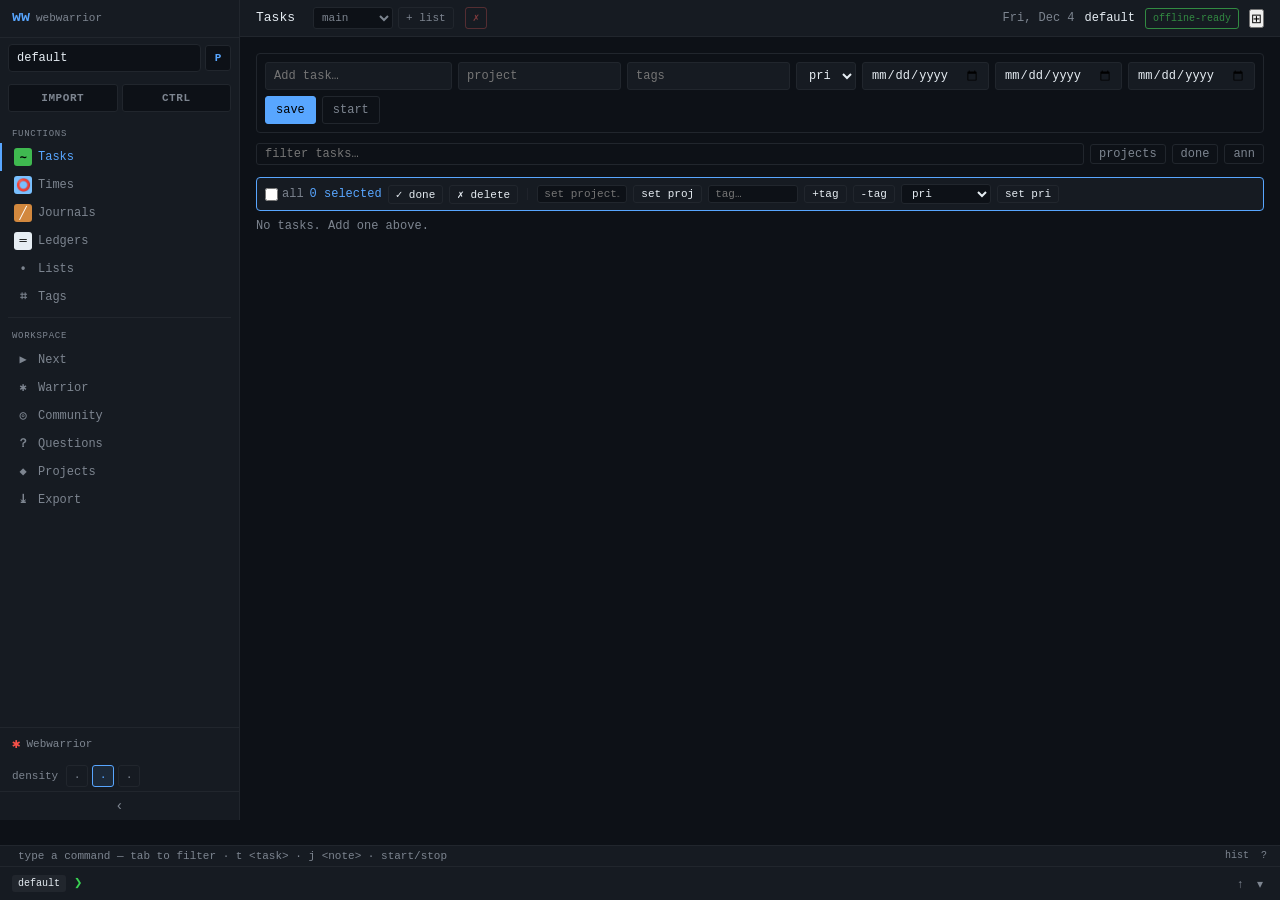
<file: main webwarrior/WebWarrior/index.html>
<!DOCTYPE html>
<html lang="en">
<head>
  <meta charset="UTF-8">
  <meta name="viewport" content="width=device-width, initial-scale=1.0">
  <meta http-equiv="Content-Security-Policy"
        content="default-src 'self'; script-src 'self' 'unsafe-inline'; style-src 'self' 'unsafe-inline'; connect-src 'none'; img-src 'self' data:;">
  <title>Webwarrior</title>
  <link rel="stylesheet" href="style.css">
  <style>
    /* Webwarrior additions */
    .profile-create-row { display:flex; gap:6px; align-items:center; padding:10px 12px; background:var(--bg); border-bottom:1px solid var(--border); }
    .profile-create-row input { flex:1; min-width:0; }
    .import-panel { padding:10px; }
    .import-panel p { color:var(--muted); font-size:12px; margin-bottom:10px; line-height:1.6; }
    .import-progress { margin-top:10px; font-size:11px; color:var(--muted); }
    .import-progress .import-line { padding:2px 0; }
    .import-progress .import-ok { color:var(--success); }
    .import-progress .import-err { color:var(--error); }
    .conn-dot.connected { background:var(--success) !important; }
    #section-import .service-panel-body { padding:0; }
    .ww-offline-badge { font-size:10px; color:var(--success); padding:2px 7px; border:1px solid var(--success); border-radius:3px; opacity:0.7; }
    /* profile management in profile section */
    .profile-list-item { display:flex; align-items:center; gap:8px; padding:6px 10px; border-bottom:1px solid var(--border); }
    .profile-list-item.active-profile { border-left:3px solid var(--accent); padding-left:7px; }
    .profile-list-name { flex:1; font-size:12px; }
    .profile-list-stats { font-size:11px; color:var(--muted); }
    .profile-list-actions { display:flex; gap:4px; }
  </style>
</head>
<body>
  <div id="app">
    <aside id="sidebar" class="sidebar">
      <div class="sidebar-header">
        <span class="wordmark-ww" id="btn-nav-warrior">ww</span>
        <span class="wordmark-full">webwarrior</span>
      </div>
      <div class="profile-row">
        <div class="profile-pill" id="profile-pill">—</div>
        <button class="profile-info-btn" id="btn-profile-screen" title="Profile info">P</button>
        <ul class="profile-switcher hidden" id="profile-switcher"></ul>
      </div>
      <div class="cmd-ctrl-row">
        <button class="cmd-ctrl-btn" id="btn-nav-import" data-section="import" title="Import from ww folder">IMPORT</button>
        <button class="cmd-ctrl-btn" id="btn-nav-ctrl" data-section="ctrl" title="CTRL — settings">CTRL</button>
      </div>
      <nav class="sidebar-nav" id="sidebar-nav">
        <div class="nav-group-label">functions</div>
        <button class="nav-item active" data-section="tasks"><span class="nav-icon icon-tasks">∼</span><span class="nav-label">Tasks</span></button>
        <button class="nav-item" data-section="time"><span class="nav-icon icon-time">⭕</span><span class="nav-label">Times</span></button>
        <button class="nav-item" data-section="journal"><span class="nav-icon icon-journal">╱</span><span class="nav-label">Journals</span></button>
        <button class="nav-item" data-section="ledger"><span class="nav-icon icon-ledger">═</span><span class="nav-label">Ledgers</span></button>
        <button class="nav-item" data-section="lists"><span class="nav-icon">•</span><span class="nav-label">Lists</span></button>
        <button class="nav-item" data-section="tags"><span class="nav-icon">⌗</span><span class="nav-label">Tags</span></button>
        <div class="nav-divider"></div>
        <div class="nav-group-label">workspace</div>
        <button class="nav-item" data-section="next"><span class="nav-icon">▶</span><span class="nav-label">Next</span></button>
        <button class="nav-item" data-section="warrior"><span class="nav-icon">✱</span><span class="nav-label">Warrior</span></button>
        <button class="nav-item" data-section="community"><span class="nav-icon">◎</span><span class="nav-label">Community</span></button>
        <button class="nav-item" data-section="questions"><span class="nav-icon">？</span><span class="nav-label">Questions</span></button>
        <button class="nav-item" data-section="projects"><span class="nav-icon">◆</span><span class="nav-label">Projects</span></button>
        <button class="nav-item" data-section="export"><span class="nav-icon">⤓</span><span class="nav-label">Export</span></button>
      </nav>
      <div class="sidebar-footer" id="sidebar-footer">
        <div class="warrior-stats" id="warrior-stats">
          <span class="warrior-icon">✱</span>
          <span class="warrior-label" id="warrior-label">Webwarrior</span>
          <span class="warrior-count" id="warrior-count"></span>
        </div>
        <div class="density-control">
          <span class="density-label">density</span>
          <div class="density-stops">
            <button class="density-btn" data-density="compact" title="Compact">·</button>
            <button class="density-btn active" data-density="normal" title="Normal">·</button>
            <button class="density-btn" data-density="relaxed" title="Relaxed">·</button>
          </div>
        </div>
        <button class="sidebar-toggle" id="sidebar-toggle" title="Toggle sidebar">‹</button>
      </div>
    </aside>
    <button class="sidebar-peek" id="sidebar-peek" title="Open sidebar">›</button>
    <div id="main">
      <header id="content-header">
        <div class="header-row1">
          <div class="header-title-group">
            <span id="section-title">Tasks</span>
            <div id="header-resource-slot" class="header-resource-slot">

              <!-- Tasks sub-list -->
              <div class="resource-bar-inner hidden" data-resource-section="tasks">
                <select id="task-list-select" class="resource-select" title="Task list"></select>
                <button class="resource-add-btn" id="btn-new-task-list">+ list</button>
                <button class="resource-add-btn resource-del-btn" id="btn-del-task-list" title="Remove this task list">✗</button>
              </div>

              <!-- Time sub-log -->
              <div class="resource-bar-inner hidden" data-resource-section="time">
                <select id="time-log-select" class="resource-select" title="Time log"></select>
                <button class="resource-add-btn" id="btn-new-time-log">+ log</button>
                <button class="resource-add-btn resource-del-btn" id="btn-del-time-log" title="Remove this time log">✗</button>
              </div>

              <!-- Journal -->
              <div class="resource-bar-inner hidden" data-resource-section="journal">
                <select id="journal-name-select" class="resource-select" title="Active journal"></select>
                <button class="resource-add-btn" id="btn-new-journal">+ journal</button>
                <select id="journal-theme-select" class="resource-select" title="Journal theme" style="margin-left:8px">
                  <option value="default">default</option>
                  <option value="twain">Twain ✦</option>
                </select>
              </div>

              <!-- Ledger -->
              <div class="resource-bar-inner hidden" data-resource-section="ledger">
                <select id="ledger-name-select" class="resource-select" title="Active ledger"></select>
                <button class="resource-add-btn" id="btn-new-ledger">+ ledger</button>
              </div>

              <!-- Lists -->
              <div class="resource-bar-inner hidden" data-resource-section="lists">
                <select id="list-name-select" class="resource-select" title="Active list"></select>
                <button class="resource-add-btn" id="btn-new-list">+ list</button>
                <button class="resource-add-btn resource-del-btn" id="btn-delete-list" title="Delete this list">✗</button>
              </div>

            </div>
          </div>
          <div class="header-stats">
            <span id="stat-tasks-count" class="stat-item hidden"></span>
            <span id="stat-time-today" class="stat-item hidden"></span>
            <span id="stat-date" class="stat-item"></span>
            <span id="header-profile" class="stat-item stat-profile" title="Switch profile">—</span>
            <span class="ww-offline-badge">offline-ready</span>
            <button id="btn-sidebar-fullscreen" class="header-icon-btn" title="Collapse sidebar / expand view">⊞</button>
          </div>
        </div>
      </header>
      <div id="content-area">
        <!-- Global search overlay -->
        <div id="search-overlay" class="hidden">
          <div id="search-results"></div>
        </div>

        <!-- Tasks -->
        <section class="section" id="section-tasks">
          <form class="add-form-inline" id="add-task-form">
            <input type="text" name="description" placeholder="Add task…" autocomplete="off" />
            <input type="text" name="project" placeholder="project" />
            <input type="text" name="tags" placeholder="tags" />
            <select name="priority"><option value="">pri</option><option>H</option><option>M</option><option>L</option></select>
            <input type="date" name="due" title="due date" />
            <input type="date" name="scheduled" title="scheduled date" />
            <input type="date" name="wait" title="wait until" />
            <button type="submit" class="btn-inline-submit">save</button>
            <button type="button" class="btn-inline-alt" id="btn-task-start-new">start</button>
          </form>
          <div class="section-toolbar">
            <input type="text" id="task-filter" class="inline-filter" placeholder="filter tasks…" />
            <button class="btn-toolbar" id="btn-group-toggle" title="Group tasks by project">projects</button>
            <button class="btn-toolbar" id="btn-show-done-tasks" title="Show completed tasks">done</button>
            <button class="btn-toolbar" id="btn-ann-toggle" title="Toggle annotations">ann</button>
          </div>
          <div id="bulk-toolbar" class="hidden">
            <label class="bulk-select-all"><input type="checkbox" id="bulk-select-all" /> all</label>
            <span id="bulk-count">0 selected</span>
            <button class="btn-bulk" data-op="done">✓ done</button>
            <button class="btn-bulk" data-op="delete">✗ delete</button>
            <span class="bulk-sep">|</span>
            <input type="text" id="bulk-project-input" placeholder="set project…" class="bulk-input" />
            <button class="btn-bulk" data-op="set-project">set proj</button>
            <input type="text" id="bulk-tag-input" placeholder="tag…" class="bulk-input" />
            <button class="btn-bulk" data-op="add-tag">+tag</button>
            <button class="btn-bulk" data-op="remove-tag">-tag</button>
            <select id="bulk-priority-select" class="bulk-input"><option value="">pri</option><option>H</option><option>M</option><option>L</option></select>
            <button class="btn-bulk" data-op="set-priority">set pri</button>
          </div>
          <div class="task-list" id="task-list"><div class="skeleton-msg">Loading tasks…</div></div>
          <div class="task-list hidden" id="task-done-list"></div>
          <div class="task-detail hidden" id="task-detail"></div>
        </section>

        <!-- Times -->
        <section class="section hidden" id="section-time">
          <form class="add-form-inline" id="add-time-form">
            <input type="text" name="tags" id="timew-tag-input" placeholder="tags (e.g. dev review)" autocomplete="off" style="width:200px" />
            <input type="text" name="description" placeholder="description (optional)" autocomplete="off" style="flex:1;min-width:140px" />
            <input type="text" name="duration" placeholder="duration (e.g. 30min, 1h)" style="width:130px" />
            <button type="button" class="btn-inline-submit" id="btn-timew-start">▶ start</button>
            <button type="button" class="btn-inline-alt" id="btn-timew-stop">■ stop</button>
            <button type="submit" class="btn-inline-alt" id="btn-timew-track">+ track</button>
          </form>
          <div class="time-today" id="time-today">Loading…</div>
          <div class="time-week" id="time-week"></div>
          <div class="time-tag-summary" id="time-tag-summary"></div>
          <div class="time-filter-bar">
            <input type="text" id="time-tag-filter" class="inline-filter" placeholder="filter by tag…" style="width:180px" autocomplete="off" />
            <select id="time-date-range" class="resource-select" style="font-size:11px">
              <option value="all">all time</option>
              <option value="today">today</option>
              <option value="week">this week</option>
              <option value="month">this month</option>
            </select>
          </div>
          <div class="time-intervals" id="time-intervals"></div>
        </section>

        <!-- Journals -->
        <section class="section hidden" id="section-journal">
          <form class="add-form-inline add-form-journal" id="add-journal-form">
            <div class="twain-writing-wrap">
              <textarea name="entry" id="journal-entry-textarea" placeholder="New journal entry… (Enter to submit, Shift+Enter for newline)" rows="3"></textarea>
              <!-- Ink overlay: sections + tags floating on the parchment -->
              <div id="twain-ink-panel" class="twain-ink-panel hidden">
                <div class="twain-ink-group" id="twain-ink-sections-group">
                  <span class="twain-ink-label">sections <button type="button" id="btn-collapse-sections" class="twain-ink-toggle" title="collapse">−</button></span>
                  <div id="twain-section-list" class="twain-ink-sections"></div>
                </div>
                <div class="twain-ink-group" id="twain-ink-tags-group" style="margin-top:10px">
                  <span class="twain-ink-label">tags <button type="button" id="btn-collapse-tags" class="twain-ink-toggle" title="collapse">−</button></span>
                  <div id="twain-tag-list" class="twain-ink-tags"></div>
                </div>
              </div>
            </div>
            <div class="journal-meta-row">
              <input type="text" name="project" id="journal-project-input" class="journal-meta-input" placeholder="section" autocomplete="off" />
              <input type="text" name="tags" id="journal-tags-input" class="journal-meta-input" placeholder="tags (comma-separated)" autocomplete="off" />
              <select name="priority" id="journal-priority-select" class="journal-meta-select-sm">
                <option value="">priority</option>
                <option value="H">high</option>
                <option value="M">medium</option>
                <option value="L">low</option>
              </select>
              <label class="jrnl-enter-label" title="Enter key submits entry">
                <input type="checkbox" id="jrnl-enter-toggle" checked style="display:none" />
                <span class="jrnl-enter-indicator" id="jrnl-enter-indicator">↵</span>
              </label>
              <button type="submit" class="btn-inline-submit jrnl-add-btn">add</button>
            </div>
          </form>
          <input type="text" id="journal-search" class="inline-filter" placeholder="search entries…" style="margin-bottom:8px;width:100%" />
          <div class="journal-filter-bar">
            <div class="jrnl-filter-tabs">
              <button class="jrnl-filter-tab active" data-mode="all">All</button>
              <button class="jrnl-filter-tab" data-mode="annotated">Annotated</button>
              <button class="jrnl-filter-tab" data-mode="rejournaled">Rejournaled</button>
            </div>
            <div class="jrnl-filter-right">
              <button class="journal-filter-btn jmd-toggle" id="journal-md-toggle" title="Toggle markdown rendering">⊞ MD</button>
              <button class="journal-filter-btn" id="btn-journal-show-archived" title="Show archived entries"># archived</button>
            </div>
          </div>
          <div class="journal-list" id="journal-list"><div class="skeleton-msg">Loading journal…</div></div>

          <!-- Twain mode elements (hidden in default theme) -->
          <div id="twain-scratch-col" class="twain-scratch-col hidden">
            <div class="twain-scratch-header">
              <span class="twain-scratch-label">scratch</span>
              <button type="button" id="btn-scratch-expand" class="twain-scratch-toggle-btn" title="Expand to 3 columns">⇥</button>
              <button type="button" id="btn-scratch-collapse" class="twain-scratch-toggle-btn" title="Collapse scratchpad">‹</button>
            </div>
            <div class="twain-scratch-cols">
              <textarea id="twain-scratch" class="twain-scratch-textarea" placeholder="rough thoughts, fragments, ideas…" spellcheck="false"></textarea>
              <textarea id="twain-scratch-b" class="twain-scratch-textarea twain-scratch-extra hidden" placeholder="continuation…" spellcheck="false"></textarea>
              <textarea id="twain-scratch-c" class="twain-scratch-textarea twain-scratch-extra hidden" placeholder="continuation…" spellcheck="false"></textarea>
            </div>
          </div>
          <div id="twain-save-bar" class="twain-save-bar hidden">
            <button type="button" id="btn-twain-save" class="twain-save-btn">save</button>
            <span class="twain-save-hint">to <em id="twain-save-to">main</em></span>
            <span class="twain-save-shortcut">⌘S</span>
            <span class="twain-savebar-spacer"></span>
            <button type="button" id="btn-twain-expand" class="twain-savebar-btn" title="Expand / collapse scratch">⤢</button>
            <button type="button" id="btn-twain-river" class="twain-savebar-btn" title="Mississippi mode">〰</button>
          </div>
          <div id="twain-entries-bar" class="twain-entries-bar hidden">
            <div class="twain-entries-bar-row">
              <button type="button" id="btn-twain-entries-toggle" class="twain-entries-toggle-btn">
                <span id="twain-entries-info" class="twain-entries-info">— entries</span>
                <span class="twain-entries-caret">▲</span>
              </button>
              <input type="text" id="twain-entries-search" class="twain-entries-search hidden" placeholder="search entries…" autocomplete="off" />
            </div>
            <div id="twain-entries-drawer" class="twain-entries-drawer hidden"></div>
          </div>
        </section>

        <!-- Ledgers -->
        <section class="section hidden" id="section-ledger">
          <form class="add-form-inline" id="add-ledger-form">
            <input type="date" name="date" />
            <input type="text" name="description" placeholder="Add transaction…" autocomplete="off" />
            <input type="text" name="account" placeholder="account" list="account-list" />
            <datalist id="account-list"></datalist>
            <input type="text" name="amount" placeholder="amount (e.g. 45.00 or -45.00)" />
            <input type="text" name="comment" placeholder="note…" />
            <button type="submit" class="btn-inline-submit">save</button>
          </form>
          <div class="add-account-row">
            <input type="text" id="add-account-input" class="inline-filter" placeholder="add account (e.g. expenses:travel)" style="width:260px" />
            <button class="btn-inline-alt" id="btn-add-account">+ account</button>
          </div>
          <div class="hledger-toolbar">
            <button class="btn-inline-alt hl-btn active" data-cmd="balance">balance</button>
            <button class="btn-inline-alt hl-btn" data-cmd="register">register</button>
            <button class="btn-inline-alt hl-btn" data-cmd="income">income stmt</button>
          </div>
          <div class="hledger-period-row">
            <select id="hl-period" class="resource-select" style="font-size:11px">
              <option value="">all time</option>
              <option value="monthly">monthly</option>
              <option value="weekly">weekly</option>
            </select>
            <input type="text" id="hl-filter" class="inline-filter" placeholder="account filter…" style="width:160px" />
          </div>
          <div class="hledger-output" id="hledger-output"></div>
          <div class="ledger-summary" id="ledger-summary"></div>
          <input type="text" id="ledger-search" class="inline-filter" placeholder="search transactions…" style="margin:8px 0;width:100%" />
          <div class="ledger-recent" id="ledger-recent"></div>
        </section>

        <!-- Tags -->
        <section class="section hidden" id="section-tags">
          <div class="section-toolbar">
            <input type="text" id="tags-filter" class="inline-filter" placeholder="filter tags…" />
            <select id="tags-sort" class="toolbar-select-sm">
              <option value="name">A→Z</option>
              <option value="count-desc">Most tasks</option>
              <option value="count-asc">Fewest tasks</option>
            </select>
          </div>
          <div id="tags-chips" class="tags-chips-panel"></div>
          <div id="tags-body"><div class="skeleton-msg">Loading…</div></div>
        </section>

        <!-- Projects -->
        <section class="section hidden" id="section-projects">
          <form class="add-form-inline" id="project-create-form">
            <input type="text" name="name" placeholder="project name" autocomplete="off" style="width:140px" />
            <input type="text" name="description" placeholder="description (optional)" autocomplete="off" style="flex:1;min-width:120px" />
            <button type="submit" class="btn-inline-submit">define project</button>
          </form>
          <div class="section-toolbar">
            <input type="text" id="project-filter" class="inline-filter" placeholder="filter projects…" />
          </div>
          <div id="projects-body"><div class="skeleton-msg">Loading…</div></div>
        </section>

        <!-- Lists -->
        <section class="section hidden" id="section-lists">
          <form class="add-form-inline" id="add-list-item-form">
            <input type="text" name="text" id="list-item-text" placeholder="Add item…" autocomplete="off" style="flex:1;min-width:200px" />
            <button type="submit" class="btn-inline-submit">add</button>
          </form>
          <div class="section-toolbar">
            <input type="text" id="list-filter" class="inline-filter" placeholder="filter items…" style="flex:1" autocomplete="off" />
            <button class="btn-toolbar" id="btn-list-show-done">show done</button>
          </div>
          <div class="list-items" id="list-items"><div class="skeleton-msg">Loading…</div></div>
        </section>

        <!-- Next -->
        <section class="section hidden" id="section-next">
          <div class="service-panel">
            <div class="service-panel-header">Next — Recommended Task</div>
            <div class="service-panel-body">
              <div id="next-card"><div class="skeleton-msg">Loading…</div></div>
              <div style="margin-top:16px">
                <div style="font-size:11px;color:var(--muted);margin-bottom:6px">Due within 7 days</div>
                <div id="next-upcoming"></div>
              </div>
              <div style="margin-top:12px">
                <div style="font-size:11px;color:var(--error);margin-bottom:6px">Overdue</div>
                <div id="next-overdue"></div>
              </div>
            </div>
          </div>
        </section>

        <!-- Warrior -->
        <section class="section hidden" id="section-warrior">
          <div class="service-panel">
            <div class="service-panel-header">✱ Warrior — All Profiles</div>
            <div class="service-panel-body">
              <div id="warrior-totals" style="display:flex;gap:16px;flex-wrap:wrap;padding:8px 0;margin-bottom:8px;border-bottom:1px solid var(--border)"></div>
              <div id="warrior-profiles"></div>
            </div>
          </div>
        </section>

        <!-- Community -->
        <section class="section hidden" id="section-community">
          <div class="service-panel">
            <div class="service-panel-header">◎ Community — Shared Collections</div>
            <div class="service-panel-body">

              <!-- Collection picker + create -->
              <div style="display:flex;gap:8px;align-items:center;flex-wrap:wrap;margin-bottom:8px">
                <select id="community-select" class="resource-select" style="min-width:150px;flex:1"></select>
                <button class="btn-inline-alt" id="btn-community-archive">archive</button>
                <button class="btn-inline-alt" id="btn-comm-show-create" style="font-size:11px">+ new</button>
              </div>
              <form class="add-form-inline hidden" id="community-create-form" style="margin-bottom:10px">
                <input type="text" name="name" placeholder="collection name (letters, numbers, - _)" autocomplete="off" pattern="[a-zA-Z0-9_-]+" style="width:200px" />
                <input type="text" name="description" placeholder="description (optional)" autocomplete="off" style="flex:1;min-width:120px" />
                <button type="submit" class="btn-inline-submit">create</button>
                <button type="button" class="btn-inline-alt" id="btn-comm-hide-create">cancel</button>
              </form>

              <!-- View tabs + search -->
              <div style="display:flex;gap:6px;align-items:center;flex-wrap:wrap;margin-bottom:10px">
                <div style="display:flex;gap:4px">
                  <button class="community-tab active" data-view="unified">All</button>
                  <button class="community-tab" data-view="tasks">Tasks</button>
                  <button class="community-tab" data-view="journal">Journal</button>
                </div>
                <input type="text" id="comm-search" class="inline-filter" placeholder="search entries…" autocomplete="off" style="flex:1;min-width:140px" />
              </div>

              <div id="community-body"><div class="skeleton-msg">Select or create a collection above.</div></div>
            </div>
          </div>
        </section>

        <!-- Questions -->
        <section class="section hidden" id="section-questions">
          <div class="service-panel">
            <div class="service-panel-header">？Questions — Capture Templates</div>
            <div class="service-panel-body">
              <div id="questions-templates"></div>
              <div id="questions-active-form" class="hidden" style="margin-top:12px;padding:10px;background:var(--bg);border:1px solid var(--border);border-radius:4px">
                <div id="questions-form-title" style="font-size:12px;font-weight:bold;margin-bottom:8px;color:var(--accent)"></div>
                <form id="questions-answer-form"></form>
                <div style="display:flex;gap:8px;margin-top:8px">
                  <button class="btn-inline-submit" id="btn-questions-submit">submit</button>
                  <button class="btn-inline-alt" id="btn-questions-cancel">cancel</button>
                </div>
              </div>
            </div>
          </div>
        </section>

        <!-- Export (expanded) -->
        <section class="section hidden" id="section-export">
          <div class="service-panel">
            <div class="service-panel-header">Export</div>
            <div class="service-panel-body" style="padding:10px 0">
              <p style="color:var(--muted);font-size:12px;margin-bottom:12px">All exports are local file downloads. Nothing leaves your browser.</p>
              <div style="display:flex;gap:8px;flex-wrap:wrap;margin-bottom:12px">
                <button class="btn-inline-submit" id="btn-export-json">Full JSON</button>
                <button class="btn-inline-alt" id="btn-export-tasks-csv">Tasks CSV</button>
                <button class="btn-inline-alt" id="btn-export-journal-md">Journal Markdown</button>
                <button class="btn-inline-alt" id="btn-export-hledger">Hledger File</button>
              </div>
              <div class="cmd-unified-output hidden" id="export-output"></div>
            </div>
          </div>
        </section>

        <!-- Import -->
        <section class="section hidden" id="section-import">
          <div class="service-panel">
            <div class="service-panel-header">Import from ww</div>
            <div class="service-panel-body">
              <div class="import-panel">
                <p>Import your existing Workwarrior data. Grant read access to your <code>~/.workwarrior/</code> or <code>~/ww/</code> folder. Your data stays entirely in your browser — nothing is uploaded anywhere.</p>
                <p style="font-size:11px;color:var(--warning);margin-bottom:10px">⚠ File System Access API required (Chrome/Edge/Firefox 111+). Not available in Safari.</p>
                <div style="display:flex;gap:8px;flex-wrap:wrap">
                  <button class="btn-inline-submit" id="btn-import-folder">Choose ww folder…</button>
                  <button class="btn-inline-alt" id="btn-import-demo">Load demo data</button>
                </div>
                <div class="import-progress" id="import-progress"></div>
              </div>
            </div>
          </div>
        </section>

        <!-- Profile -->
        <section class="section hidden" id="section-profile">
          <div class="service-panel">
            <div class="service-panel-header">Profiles</div>
            <div class="service-panel-body">
              <form class="add-form-inline" id="profile-create-form" style="padding:10px 0 10px">
                <input type="text" name="name" placeholder="new profile name (e.g. work, personal)" autocomplete="off" style="flex:1;min-width:160px" />
                <button type="submit" class="btn-inline-submit">create profile</button>
              </form>
              <div id="profile-list"></div>
            </div>
          </div>
        </section>

        <!-- CTRL -->
        <section class="section hidden" id="section-ctrl">
          <div class="service-panel">
            <div class="service-panel-header">CTRL — Settings</div>
            <div class="service-panel-body">
              <div style="padding:10px 0">
                <div style="font-size:11px;color:var(--muted);margin-bottom:8px">All data is stored in your browser's IndexedDB. Nothing leaves your device.</div>
                <div style="margin-bottom:14px;padding:8px;background:var(--bg);border:1px solid var(--border);border-radius:4px">
                  <div style="font-size:11px;color:var(--muted);margin-bottom:6px">Storage</div>
                  <div id="ctrl-storage-info" style="font-size:12px;color:var(--text)">Loading…</div>
                  <button class="btn-inline-alt" id="btn-ctrl-clear-profile" style="margin-top:8px;color:var(--error);border-color:var(--error)">Clear current profile data</button>
                </div>
                <div style="margin-bottom:14px;padding:8px;background:var(--bg);border:1px solid var(--border);border-radius:4px">
                  <div style="font-size:11px;color:var(--muted);margin-bottom:4px">Keyboard shortcuts</div>
                  <div style="font-size:11px;line-height:2;color:var(--text)">
                    <code>g t</code> Tasks &nbsp; <code>g i</code> Times &nbsp; <code>g j</code> Journals &nbsp; <code>g l</code> Ledger<br>
                    <code>g p</code> Projects &nbsp; <code>g x</code> Tags &nbsp; <code>g e</code> Export<br>
                    <code>Esc</code> Focus terminal &nbsp; <code>Tab</code> Filter mode<br>
                    <code>t &lt;desc&gt;</code> Quick task &nbsp; <code>j &lt;text&gt;</code> Quick journal<br>
                    <code>start &lt;tags&gt;</code> Start tracking &nbsp; <code>stop</code> Stop tracking
                  </div>
                </div>
              </div>
            </div>
          </div>
        </section>

      </div>
    </div>
  </div>

  <!-- Terminal line -->
  <div id="terminal-bar">
    <div id="cmd-output" class="hidden"></div>
    <div id="hints-bar">
      <span id="hints-actions" class="hints-actions"></span>
      <span id="hints-text" class="hints-text">type a command — tab to filter · t &lt;task&gt; · j &lt;note&gt; · start/stop</span>
      <span id="hints-power" class="hints-power">
        <button class="hints-btn" id="hints-hist-btn" title="Command history">hist</button>
        <button class="hints-btn" id="hints-help-btn" title="Help (?)">?</button>
      </span>
    </div>
    <div id="terminal-input-row">
      <span id="term-profile-badge" class="term-badge"></span>
      <span id="term-prompt" class="prompt-exec">❯ </span>
      <input type="text" id="term-input" autocomplete="off" spellcheck="false" />
      <button id="term-pos-toggle" class="term-icon-btn" title="Move terminal">↑</button>
      <button id="term-expand-toggle" class="term-icon-btn" title="Expand/collapse terminal">▾</button>
    </div>
  </div>

  <!-- Toast -->
  <div id="toast" class="hidden" style="position:fixed;bottom:90px;right:16px;z-index:9999;padding:8px 14px;border-radius:5px;font-size:12px;font-family:inherit;pointer-events:none;transition:opacity 0.2s"></div>

  <!-- Confirm modal -->
  <div id="confirm-modal" class="confirm-overlay hidden">
    <div class="confirm-dialog">
      <div class="confirm-msg" id="confirm-msg"></div>
      <div class="confirm-actions">
        <button class="btn-inline-submit" id="confirm-ok">OK</button>
        <button class="btn-inline-alt" id="confirm-cancel">Cancel</button>
      </div>
    </div>
  </div>

  <!-- Help overlay -->
  <div id="ww-help-overlay" class="ww-help-overlay hidden">
    <div class="ww-help-panel">
      <div class="ww-help-header">
        <span class="ww-help-title"><span class="ww-help-ww">ww</span> · webwarrior</span>
        <button class="ww-help-close" id="btn-ww-help-close" title="Close (Esc)">×</button>
      </div>
      <div class="ww-help-body" style="padding:16px">
        <p style="color:var(--muted);font-size:12px;margin-bottom:12px">All data stored locally in your browser. No server, no cloud.</p>
        <table style="font-size:12px;border-collapse:collapse;width:100%">
          <tr><td style="padding:4px 16px 4px 0;color:var(--accent)">g t</td><td>Go to Tasks</td></tr>
          <tr><td style="padding:4px 16px 4px 0;color:var(--accent)">g i</td><td>Go to Times</td></tr>
          <tr><td style="padding:4px 16px 4px 0;color:var(--accent)">g j</td><td>Go to Journals</td></tr>
          <tr><td style="padding:4px 16px 4px 0;color:var(--accent)">g l</td><td>Go to Ledger</td></tr>
          <tr><td style="padding:4px 16px 4px 0;color:var(--accent)">g p</td><td>Go to Projects</td></tr>
          <tr><td style="padding:4px 16px 4px 0;color:var(--accent)">g x</td><td>Go to Tags</td></tr>
          <tr><td style="padding:4px 16px 4px 0;color:var(--accent)">Tab</td><td>Toggle filter mode</td></tr>
          <tr><td style="padding:4px 16px 4px 0;color:var(--accent)">Esc</td><td>Focus terminal</td></tr>
          <tr><td style="padding:4px 16px 4px 0;color:var(--accent)">t &lt;desc&gt;</td><td>Quick-add task</td></tr>
          <tr><td style="padding:4px 16px 4px 0;color:var(--accent)">j &lt;text&gt;</td><td>Quick journal entry</td></tr>
          <tr><td style="padding:4px 16px 4px 0;color:var(--accent)">start &lt;tags&gt;</td><td>Start time tracking</td></tr>
          <tr><td style="padding:4px 16px 4px 0;color:var(--accent)">stop</td><td>Stop time tracking</td></tr>
        </table>
      </div>
    </div>
  </div>

  <!-- Task Detail Drawer -->
  <div id="task-drawer" class="task-drawer hidden" aria-hidden="true">
    <div class="task-drawer-backdrop" id="tdr-backdrop"></div>
    <div class="task-drawer-panel" role="dialog" aria-label="Task detail">

      <!-- Header -->
      <div class="tdr-header">
        <span class="tdr-urgency-score" id="tdr-urgency-score"></span>
        <span class="tdr-project-badge" id="tdr-header-project"></span>
        <span class="tdr-header-title" id="tdr-header-title"></span>
        <span class="tdr-header-tags" id="tdr-header-tags"></span>
        <div class="tdr-header-actions" id="tdr-header-actions"></div>
        <button class="tdr-close-btn" id="tdr-close" title="Close">✕</button>
      </div>

      <div class="tdr-body">
        <!-- Core fields -->
        <div class="tdr-fields">
          <div class="tdr-field-row"><label class="tdr-label">description</label><input class="tdr-input" id="tdr-desc" type="text" autocomplete="off"></div>
          <div class="tdr-field-row"><label class="tdr-label">list</label><select class="tdr-input tdr-select" id="tdr-task-list"></select></div>
          <div class="tdr-field-row"><label class="tdr-label">project</label><input class="tdr-input" id="tdr-proj" type="text" autocomplete="off"></div>
          <div class="tdr-field-row"><label class="tdr-label">priority</label>
            <select class="tdr-input tdr-select" id="tdr-pri">
              <option value="">—</option><option value="H">H</option><option value="M">M</option><option value="L">L</option>
            </select>
          </div>
          <div class="tdr-field-row"><label class="tdr-label">due</label><input class="tdr-input" id="tdr-due" type="date"></div>
          <div class="tdr-field-row"><label class="tdr-label">sched</label><input class="tdr-input" id="tdr-sched" type="date"></div>
          <div class="tdr-field-row"><label class="tdr-label">wait</label><input class="tdr-input" id="tdr-wait" type="date"></div>
          <div class="tdr-field-row"><label class="tdr-label">tags</label><input class="tdr-input" id="tdr-tags" type="text" placeholder="space or comma separated" autocomplete="off"></div>
          <div class="tdr-field-row tdr-field-readonly"><label class="tdr-label">status</label><span class="tdr-value" id="tdr-status"></span></div>
          <div class="tdr-field-row tdr-field-readonly"><label class="tdr-label">urgency</label><span class="tdr-value" id="tdr-urgency-val"></span></div>
          <div class="tdr-field-row tdr-field-readonly"><label class="tdr-label">created</label><span class="tdr-value" id="tdr-created"></span></div>
        </div>

        <!-- UDAs -->
        <div class="tdr-section-header">UDAS</div>
        <div id="tdr-uda-list"></div>
        <div class="tdr-uda-add-row">
          <input class="tdr-input tdr-uda-key-input" id="tdr-uda-key" type="text" placeholder="add UDA (type to search…)" list="tdr-uda-datalist" autocomplete="off">
          <datalist id="tdr-uda-datalist"></datalist>
          <input class="tdr-input tdr-uda-val-input" id="tdr-uda-val" type="text" placeholder="value">
          <button class="btn-inline-submit tdr-btn-sm" id="btn-tdr-add-uda">+ UDA</button>
        </div>
        <button class="btn-inline-submit" id="btn-tdr-save" style="margin:10px 0 14px">save</button>

        <!-- Annotations -->
        <div id="tdr-annotations"></div>
        <div class="tdr-ann-add-row">
          <input class="tdr-input" id="tdr-ann-text" type="text" placeholder="add annotation…" style="flex:1">
          <button class="btn-inline-submit tdr-btn-sm" id="btn-tdr-annotate">annotate</button>
        </div>

        <!-- Note to journal -->
        <div class="tdr-journal-row">
          <input class="tdr-input" id="tdr-journal-text" type="text" placeholder="note to journal…" style="flex:1">
          <select class="tdr-input tdr-select tdr-journal-sel" id="tdr-journal-select"></select>
          <button class="btn-inline-submit tdr-btn-sm" id="btn-tdr-to-journal">→ journal</button>
        </div>

        <!-- Share to Community -->
        <div class="tdr-section-header" style="margin-top:14px">COMMUNITY</div>
        <div class="tdr-journal-row" style="margin-top:6px">
          <select class="tdr-input tdr-select" id="tdr-community-select" style="flex:1"></select>
          <input class="tdr-input" id="tdr-community-note" type="text" placeholder="optional note…" style="flex:2">
          <button class="btn-inline-submit tdr-btn-sm" id="btn-tdr-to-community">→ share</button>
        </div>

        <!-- Dependencies -->
        <div class="tdr-section-header" style="margin-top:14px">DEPENDENCIES</div>
        <div id="tdr-dep-list"></div>
        <div class="tdr-dep-search-row">
          <input class="tdr-input" id="tdr-dep-search" type="text" placeholder="task ID or description…" style="flex:1" autocomplete="off">
          <button class="btn-inline-alt tdr-btn-sm" id="btn-tdr-blocked-by">→ blocked by</button>
          <button class="btn-inline-alt tdr-btn-sm" id="btn-tdr-blocks">→ blocks</button>
        </div>
        <div id="tdr-dep-results" class="tdr-dep-results hidden"></div>
      </div><!-- /tdr-body -->

    </div><!-- /tdr-panel -->
  </div><!-- /task-drawer -->

  <!-- Journal Detail Drawer -->
  <div id="journal-drawer" class="task-drawer hidden" aria-hidden="true">
    <div class="task-drawer-backdrop" id="jdr-backdrop"></div>
    <div class="task-drawer-panel" role="dialog" aria-label="Journal entry detail">

      <div class="tdr-header">
        <span class="tdr-urgency-score" id="jdr-journal-badge" style="background:rgba(63,185,80,0.1);border-color:rgba(63,185,80,0.3);color:var(--success)"></span>
        <span class="tdr-header-title" id="jdr-date-title"></span>
        <div class="tdr-header-actions" id="jdr-header-actions"></div>
        <button class="tdr-close-btn" id="jdr-close">✕</button>
      </div>

      <div class="tdr-body">
        <div class="tdr-section-header" style="margin-top:0;border-top:none">BODY</div>
        <textarea class="jdr-body-textarea" id="jdr-body" rows="8" placeholder="Journal entry body…"></textarea>

        <div class="tdr-fields" style="margin-top:8px">
          <div class="tdr-field-row"><label class="tdr-label">journal</label>
            <select class="tdr-input tdr-select" id="jdr-journal-select"></select>
          </div>
          <div class="tdr-field-row"><label class="tdr-label">project</label><input class="tdr-input" id="jdr-project" type="text" autocomplete="off"></div>
          <div class="tdr-field-row"><label class="tdr-label">tags</label><input class="tdr-input" id="jdr-tags" type="text" placeholder="space or comma separated" autocomplete="off"></div>
          <div class="tdr-field-row"><label class="tdr-label">priority</label>
            <select class="tdr-input tdr-select" id="jdr-priority">
              <option value="">—</option><option value="H">H</option><option value="M">M</option><option value="L">L</option>
            </select>
          </div>
          <div class="tdr-field-row tdr-field-readonly"><label class="tdr-label">created</label><span class="tdr-value" id="jdr-created"></span></div>
        </div>

        <button class="btn-inline-submit" id="btn-jdr-save" style="margin:10px 0 14px">save</button>

        <div id="jdr-annotations"></div>
        <div class="tdr-ann-add-row">
          <input class="tdr-input" id="jdr-ann-text" type="text" placeholder="add annotation…" style="flex:1">
          <button class="btn-inline-submit tdr-btn-sm" id="btn-jdr-annotate">annotate</button>
        </div>
      </div>
    </div>
  </div>

  <!-- Time Interval Drawer -->
  <div id="time-drawer" class="task-drawer hidden" aria-hidden="true">
    <div class="task-drawer-backdrop" id="tmr-backdrop"></div>
    <div class="task-drawer-panel" role="dialog" aria-label="Time interval detail">
      <div class="tdr-header">
        <span class="tdr-urgency-score" id="tmr-dur-badge" style="background:rgba(88,166,255,0.1);border-color:rgba(88,166,255,0.3);color:var(--accent)"></span>
        <span class="tdr-header-title" id="tmr-tags-title"></span>
        <div class="tdr-header-actions">
          <button data-tmr-action="stop" id="tmr-stop-btn" style="display:none">■ stop</button>
          <button data-tmr-action="delete" style="color:var(--error);border-color:var(--error)">✗ delete</button>
        </div>
        <button class="tdr-close-btn" id="tmr-close">✕</button>
      </div>
      <div class="tdr-body">
        <div class="tdr-fields">
          <div class="tdr-field-row"><label class="tdr-label">tags</label><input class="tdr-input" id="tmr-tags" type="text" placeholder="space or comma separated" autocomplete="off"></div>
          <div class="tdr-field-row"><label class="tdr-label">start</label><input class="tdr-input" id="tmr-start" type="datetime-local"></div>
          <div class="tdr-field-row"><label class="tdr-label">end</label><input class="tdr-input" id="tmr-end" type="datetime-local" placeholder="leave empty if active"></div>
          <div class="tdr-field-row tdr-field-readonly"><label class="tdr-label">duration</label><span class="tdr-value" id="tmr-duration"></span></div>
        </div>
        <div class="tdr-section-header">ANNOTATION</div>
        <textarea class="jdr-body-textarea" id="tmr-annotation" rows="3" placeholder="Optional note…"></textarea>
        <button class="btn-inline-submit" id="btn-tmr-save" style="margin:10px 0 14px">save</button>
        <div class="tdr-section-header">CROSS-POST</div>
        <div class="tdr-journal-row" style="margin-top:6px">
          <input class="tdr-input" id="tmr-journal-text" type="text" placeholder="note to journal…" style="flex:1">
          <select class="tdr-input tdr-select tdr-journal-sel" id="tmr-journal-select"></select>
          <button class="btn-inline-submit tdr-btn-sm" id="btn-tmr-to-journal">→ journal</button>
        </div>
      </div>
    </div>
  </div>

  <!-- Ledger Transaction Drawer -->
  <div id="ledger-drawer" class="task-drawer hidden" aria-hidden="true">
    <div class="task-drawer-backdrop" id="ldr-backdrop"></div>
    <div class="task-drawer-panel" role="dialog" aria-label="Transaction detail">

      <div class="tdr-header">
        <span class="tdr-urgency-score" id="ldr-date-badge" style="background:rgba(210,153,34,0.1);border-color:rgba(210,153,34,0.3);color:var(--warning)"></span>
        <span class="tdr-header-title" id="ldr-desc-title"></span>
        <div class="tdr-header-actions">
          <button data-ldr-action="delete" style="color:var(--error);border-color:var(--error)">✗ delete</button>
        </div>
        <button class="tdr-close-btn" id="ldr-close">✕</button>
      </div>

      <div class="tdr-body">
        <div class="tdr-fields">
          <div class="tdr-field-row"><label class="tdr-label">date</label><input class="tdr-input" id="ldr-date" type="date"></div>
          <div class="tdr-field-row"><label class="tdr-label">description</label><input class="tdr-input" id="ldr-desc" type="text" autocomplete="off"></div>
          <div class="tdr-field-row"><label class="tdr-label">ledger</label>
            <select class="tdr-input tdr-select" id="ldr-ledger-select"></select>
          </div>
          <div class="tdr-field-row"><label class="tdr-label">comment</label><input class="tdr-input" id="ldr-comment" type="text" autocomplete="off"></div>
        </div>
        <button class="btn-inline-submit" id="btn-ldr-save" style="margin:8px 0 14px">save header</button>

        <div class="tdr-section-header">POSTINGS</div>
        <div id="ldr-postings"></div>
        <div class="ldr-add-posting-row">
          <input class="tdr-input" id="ldr-new-account" type="text" placeholder="account" list="account-list" style="flex:1.5" autocomplete="off">
          <input class="tdr-input" id="ldr-new-amount" type="text" placeholder="amount" style="flex:0.7">
          <input class="tdr-input" id="ldr-new-comment" type="text" placeholder="note…" style="flex:1">
          <button class="btn-inline-submit tdr-btn-sm" id="btn-ldr-add-posting">+ add</button>
        </div>

        <div class="tdr-section-header" style="margin-top:14px">CROSS-POST</div>
        <div class="tdr-journal-row" style="margin-top:6px">
          <input class="tdr-input" id="ldr-journal-text" type="text" placeholder="note to journal…" style="flex:1">
          <select class="tdr-input tdr-select tdr-journal-sel" id="ldr-journal-select"></select>
          <button class="btn-inline-submit tdr-btn-sm" id="btn-ldr-to-journal">→ journal</button>
        </div>
      </div>
    </div>
  </div>

  <script type="module" src="app.js"></script>
  <script>
    if ('serviceWorker' in navigator) {
      navigator.serviceWorker.register('./sw.js').then((reg) => {
        reg.addEventListener('updatefound', () => {
          const sw = reg.installing;
          sw.addEventListener('statechange', () => {
            if (sw.state === 'installed' && navigator.serviceWorker.controller) {
              // New version available — show unobtrusive notice
              const badge = document.querySelector('.ww-offline-badge');
              if (badge) { badge.textContent = 'update ready — reload'; badge.style.opacity = '1'; badge.style.cursor = 'pointer'; badge.onclick = () => location.reload(); }
            }
          });
        });
      }).catch(() => {/* SW not supported in file:// — ignore */});
    }
  </script>
</body>
</html>
</file>
<file: style.css>
/* style.css — Workwarrior Browser UI styles */

/* ── Color tokens ─────────────────────────────────────────────────────────── */
:root {
  --bg: #0d1117;
  --surface: #161b22;
  --border: #21262d;
  --text: #e6edf3;
  --muted: #7d8590;
  --accent: #58a6ff;
  --success: #3fb950;
  --warning: #d29922;
  --error: #d4605a;
  --term-green: #39d353;
  --sidebar-w: 240px;
  --sidebar-collapsed-w: 42px;
  /* Function colors */
  --clr-tasks: #3fb950;
  --clr-time: #79c0ff;
  --clr-journal: #d2883e;
  --clr-ledger: #e6edf3;
  --clr-warrior: #f85149;
  --row-gap: 8px;
  --font-size: 13px;
  --term-h: 80px;
}

/* ── Reset + base ─────────────────────────────────────────────────────────── */
*, *::before, *::after { box-sizing: border-box; margin: 0; padding: 0; }
html, body { height: 100%; background: var(--bg); color: var(--text); font-family: ui-monospace, Menlo, Consolas, "Liberation Mono", monospace; font-size: 13px; line-height: 1.5; }

/* ── App layout ───────────────────────────────────────────────────────────── */
#app { display: flex; height: calc(100vh - var(--term-h)); }

/* ── Focus power bar ─────────────────────────────────────────────────────── */
.focus-bar { position: fixed; top: 0; left: 0; right: 0; height: 30px; background: var(--bg); border-bottom: 1px solid var(--border); display: flex; align-items: center; z-index: 120; padding: 0; }
.focus-bar.hidden { display: none; }
.focus-bar-left { display: flex; align-items: center; gap: 0; padding: 0 10px; border-right: 1px solid var(--border); height: 100%; position: relative; flex-shrink: 0; }
.focus-bar-center { flex: 1; display: flex; align-items: center; justify-content: center; gap: 6px; padding: 0 10px; overflow: hidden; }
.focus-bar-right { display: flex; align-items: center; gap: 6px; padding: 0 10px; border-left: 1px solid var(--border); height: 100%; flex-shrink: 0; }
.focus-bar-label { font-size: 10px; color: var(--accent); font-weight: bold; letter-spacing: .06em; margin-right: 8px; }
.focus-profile-btn { background: none; border: 1px solid var(--border); color: var(--text); font-size: 11px; font-family: inherit; padding: 1px 8px; border-radius: 3px; cursor: pointer; max-width: 160px; overflow: hidden; text-overflow: ellipsis; white-space: nowrap; }
.focus-profile-btn:hover { border-color: var(--accent); color: var(--accent); }
.focus-profile-list { position: fixed; top: 32px; left: 10px; background: var(--surface); border: 1px solid var(--border); border-radius: 4px; list-style: none; min-width: 180px; z-index: 400; box-shadow: 0 4px 16px rgba(0,0,0,.5); }
.focus-profile-list.hidden { display: none; }
.focus-profile-list li { padding: 6px 14px; font-size: 11px; color: var(--muted); cursor: pointer; }
.focus-profile-list li:hover { color: var(--text); background: rgba(255,255,255,.05); }
.focus-profile-list li.active { color: var(--accent); }
.focus-bar-section { font-size: 10px; color: var(--muted); letter-spacing: .06em; text-transform: uppercase; margin-right: 2px; }
.focus-bar-resource-sel { background: none; border: none; border-bottom: 1px solid var(--border); color: var(--text); font-size: 10px; font-family: inherit; padding: 0 14px 0 2px; margin-right: 6px; cursor: pointer; outline: none; appearance: none; -webkit-appearance: none; background-image: url("data:image/svg+xml,%3Csvg xmlns='http://www.w3.org/2000/svg' width='8' height='5'%3E%3Cpath d='M0 0l4 5 4-5z' fill='%23888'/%3E%3C/svg%3E"); background-repeat: no-repeat; background-position: right 2px center; }
.focus-bar-resource-sel:hover { border-bottom-color: var(--accent); color: var(--accent); }
.focus-bar-action { background: none; border: 1px solid var(--border); color: var(--muted); font-size: 10px; font-family: inherit; padding: 1px 7px; border-radius: 3px; cursor: pointer; white-space: nowrap; }
.focus-bar-action:hover { color: var(--text); border-color: var(--muted); }
.focus-bar-btn { background: none; border: none; color: var(--muted); font-size: 12px; font-family: inherit; cursor: pointer; padding: 2px 4px; border-radius: 3px; }
.focus-bar-btn:hover { color: var(--text); }
.focus-track-badge { font-size: 10px; color: var(--success); white-space: nowrap; }

/* ── Terminal focus mode — content area hidden, terminal only ─────────────── */
body.term-focus-mode #app { display: none; }
body.term-focus-mode #cmd-output { max-height: calc(100vh - var(--term-h) - 32px); border-bottom: none; }
body.term-focus-mode .ctx-sidebar { bottom: var(--term-h); top: 30px; max-height: none; width: 300px; border-top: none; box-shadow: none; border-left: 1px solid var(--border); }

/* ── Sidebar ──────────────────────────────────────────────────────────────── */
.sidebar { width: var(--sidebar-w); min-width: var(--sidebar-w); background: var(--surface); border-right: 1px solid var(--border); display: flex; flex-direction: column; transition: width 150ms ease, min-width 150ms ease; overflow: hidden; position: relative; }
.sidebar.collapsed { width: var(--sidebar-collapsed-w); min-width: var(--sidebar-collapsed-w); }
.sidebar.collapsed .sidebar-header { padding: 10px 6px 6px; display: flex; justify-content: center; }
.sidebar.collapsed .warrior-stats { justify-content: center; padding: 6px 0; }
.sidebar.collapsed .community-footer-btn { justify-content: center; padding: 6px 0; }
.sidebar.collapsed .wordmark-full,
.sidebar.collapsed .weapons-bar,
.sidebar.collapsed .nav-label,
.sidebar.collapsed .nav-group-label,
.sidebar.collapsed .density-label,
.sidebar.collapsed .density-stops,
.sidebar.collapsed .warrior-label,
.sidebar.collapsed .warrior-count,
.sidebar.collapsed .community-footer-label,
.sidebar.collapsed .cmd-ctrl-row .cmd-ctrl-label { display: none; }
.sidebar.collapsed .nav-item { padding: 6px 0; justify-content: center; border-left: none; }
.sidebar.collapsed .nav-icon { margin: 0; }
.sidebar.collapsed .profile-pill { display: none; }
.sidebar.collapsed .profile-row { flex-wrap: wrap; justify-content: center; gap: 4px; }
.sidebar.collapsed .profile-info-btn { display: flex; width: 100%; justify-content: center; border: none; }
.sidebar.collapsed .cmd-ctrl-row { flex-direction: column; gap: 2px; padding: 4px 4px; }
.sidebar.collapsed .cmd-ctrl-btn { font-size: 9px; padding: 3px 0; }
.sidebar-header { padding: 10px 12px; display: flex; align-items: center; gap: 6px; border-bottom: 1px solid var(--border); white-space: nowrap; height: 38px; box-sizing: border-box; }
.wordmark-ww { color: var(--accent); font-size: 15px; font-weight: bold; cursor: pointer; user-select: none; }
.wordmark-ww:hover { opacity: 0.8; }
.wordmark-full { color: rgba(230,237,243,0.7); font-size: 11px; margin-left: 6px; }

/* ── Profile row ──────────────────────────────────────────────────────────── */
.profile-row { display: flex; align-items: center; gap: 6px; padding: 6px 12px; position: relative; }
.profile-info-btn { background: var(--bg); border: 1px solid var(--border); color: var(--accent); font-family: inherit; font-size: 11px; font-weight: bold; width: 26px; height: 26px; border-radius: 3px; cursor: pointer; display: flex; align-items: center; justify-content: center; flex-shrink: 0; }
.profile-info-btn:hover { border-color: var(--accent); background: rgba(88,166,255,0.1); }

/* ── Profile pill ─────────────────────────────────────────────────────────── */
.profile-pill { flex: 1; margin: 0; padding: 5px 10px; background: var(--bg); border: 1px solid var(--border); border-radius: 4px; cursor: pointer; color: var(--text); font-size: 12px; white-space: nowrap; overflow: hidden; text-overflow: ellipsis; }
.profile-pill:hover { border-color: var(--accent); color: var(--accent); }

/* ── CMD / CTRL row ───────────────────────────────────────────────────────── */
.cmd-ctrl-row { display: flex; gap: 4px; padding: 6px 12px; }
.cmd-ctrl-btn { flex: 1; background: var(--bg); border: 1px solid var(--border); color: var(--muted); font-family: inherit; font-size: 11px; font-weight: bold; padding: 7px 0; border-radius: 3px; cursor: pointer; text-align: center; letter-spacing: .05em; }
.cmd-ctrl-btn:hover { border-color: var(--accent); color: var(--accent); }
.cmd-ctrl-btn.active { border-color: var(--accent); color: var(--accent); background: rgba(88,166,255,0.1); }

/* ── Profile switcher ─────────────────────────────────────────────────────── */
.profile-switcher { list-style: none; margin: 0; padding: 0; position: absolute; top: calc(100% + 2px); left: 0; right: 0; background: var(--bg); border: 1px solid var(--border); border-radius: 4px; overflow: hidden; z-index: 200; box-shadow: 0 4px 12px rgba(0,0,0,0.4); }
.profile-switcher li { padding: 5px 8px; cursor: pointer; font-size: 12px; color: var(--muted); }
.profile-switcher li:hover { background: var(--surface); color: var(--text); }
.profile-switcher li.active-profile { color: var(--accent); }

/* ── Nav ──────────────────────────────────────────────────────────────────── */
.sidebar-nav { flex: 1; padding: 4px 0; overflow-y: auto; min-height: 0; }
.nav-group-label { font-size: 9px; color: var(--muted); text-transform: uppercase; letter-spacing: .08em; padding: 6px 12px 2px; }
.nav-item { display: flex; align-items: center; width: 100%; padding: 5px 12px; background: none; border: none; border-left: 2px solid transparent; color: var(--muted); font-family: inherit; font-size: 12px; text-align: left; cursor: pointer; white-space: nowrap; gap: 6px; }
.nav-item:hover { color: var(--text); background: var(--bg); }
.nav-item.active { color: var(--accent); border-left-color: var(--accent); }
.nav-icon { display: inline-flex; align-items: center; justify-content: center; width: 18px; height: 18px; border-radius: 3px; font-size: 12px; font-weight: bold; flex-shrink: 0; }
.icon-tasks { background: var(--clr-tasks); color: #000; }
.icon-time { background: var(--clr-time); color: #000; }
.icon-journal { background: var(--clr-journal); color: #fff; }
.icon-ledger { background: var(--clr-ledger); color: #000; }
.nav-label { }

/* Completion indicators */
.completion-0 { color: var(--muted); }
.completion-25::before { content: '◔'; }
.completion-50::before { content: '◑'; }
.completion-75::before { content: '◕'; }
.completion-100::before { content: '●'; }

.nav-divider { height: 1px; background: var(--border); margin: 6px 8px; }

/* ── Sidebar footer (warrior + density + toggle) ──────────────────────────── */
.sidebar-footer { flex-shrink: 0; border-top: 1px solid var(--border); }
.warrior-stats { display: flex; align-items: center; gap: 6px; padding: 6px 14px; cursor: pointer; }
.warrior-stats:hover { background: var(--bg); }
.warrior-icon { color: var(--clr-warrior); font-size: 14px; font-weight: bold; width: 18px; text-align: center; }
.warrior-label { color: var(--muted); font-size: 11px; }
.warrior-count { color: var(--muted); font-size: 10px; margin-left: auto; }
.density-control { display: flex; align-items: center; gap: 8px; padding: 4px 12px; flex-shrink: 0; }
.density-label { font-size: 11px; color: var(--muted); }
.density-stops { display: flex; gap: 4px; }
.density-btn { background: none; border: 1px solid var(--border); color: var(--muted); font-size: 14px; width: 22px; height: 22px; border-radius: 3px; cursor: pointer; display: flex; align-items: center; justify-content: center; }
.density-btn:hover { border-color: var(--accent); color: var(--accent); }
.density-btn.active { border-color: var(--accent); color: var(--accent); background: rgba(88,166,255,0.1); }

/* ── Collapse toggle ──────────────────────────────────────────────────────── */
.sidebar-toggle { display: block; width: 100%; padding: 6px 12px; background: none; border: none; border-top: 1px solid var(--border); color: var(--muted); font-family: inherit; font-size: 14px; text-align: center; cursor: pointer; flex-shrink: 0; }
.sidebar-toggle:hover { color: var(--text); }
.sidebar.collapsed .sidebar-toggle { transform: rotate(180deg); }
.sidebar-peek { display: none; position: fixed; left: 0; top: 50%; transform: translateY(-50%); z-index: 200; background: var(--surface); border: 1px solid var(--border); border-left: none; color: var(--muted); font-family: inherit; font-size: 14px; padding: 10px 5px; cursor: pointer; border-radius: 0 4px 4px 0; }
.sidebar-peek:hover { color: var(--text); }

/* ── Main content ─────────────────────────────────────────────────────────── */
#main { flex: 1; display: flex; flex-direction: column; overflow: hidden; }
/* Two-row content header */
#content-header { border-bottom: 1px solid var(--border); background: var(--surface); height: 38px; box-sizing: border-box; display: flex; align-items: center; }
.header-row1 { display: flex; align-items: center; padding: 0 16px; width: 100%; }
.header-title-group { display: flex; align-items: center; gap: 4px; margin-right: auto; }
.header-stats { display: flex; align-items: center; gap: 10px; font-size: 12px; color: var(--muted); }
.stat-item { white-space: nowrap; }
.stat-profile { color: var(--text); cursor: pointer; }
.stat-active { color: var(--success) !important; }
.stat-profile:hover { color: var(--accent); }
.header-theme-select { background: var(--surface); border: 1px solid var(--border); color: var(--text); font-family: inherit; font-size: 11px; padding: 2px 5px; border-radius: 3px; cursor: pointer; transition: border-color 0.15s; }
.header-theme-select:hover { border-color: var(--text); }
.header-theme-select option { background: var(--surface); color: var(--text); }
/* Sidebar fullscreen: hide the sidebar entirely, content fills the window */
body.sidebar-hidden #sidebar { display: none; }
body.sidebar-hidden .sidebar-peek { display: none; }
#btn-sidebar-fullscreen.active { color: var(--accent); }
#section-title { font-size: 13px; color: var(--text); }
.fn-info-header-btn { background: none; border: 1px solid rgba(125,133,144,0.3); border-radius: 50%; color: rgba(230,237,243,0.7); font-size: 12px; cursor: pointer; padding: 0; width: 18px; height: 18px; display: inline-flex; align-items: center; justify-content: center; transition: color 0.15s, border-color 0.15s; }
.fn-info-header-btn:hover { color: var(--accent); border-color: rgba(88,166,255,0.4); }
.conn-dot { width: 8px; height: 8px; border-radius: 50%; background: var(--error); display: inline-block; }
.conn-dot.connected { background: var(--success); }

/* ── Content area ─────────────────────────────────────────────────────────── */
#content-area { flex: 1; overflow-y: auto; padding: 16px; position: relative; }
.section.hidden { display: none; }
.section { position: relative; }
.skeleton-msg { color: var(--muted); font-size: 12px; margin-bottom: 12px; }
.skeleton-row { height: 18px; background: var(--surface); border-radius: 3px; margin-bottom: 8px; animation: shimmer 1.5s infinite; }
.skeleton-row:nth-child(2) { width: 85%; }
.skeleton-row:nth-child(3) { width: 70%; }
.skeleton-row:nth-child(4) { width: 90%; }
@keyframes shimmer { 0%, 100% { opacity: 0.4; } 50% { opacity: 0.7; } }

/* ── Terminal bar ─────────────────────────────────────────────────────────── */
#terminal-bar { position: fixed; bottom: 0; left: 0; right: 0; background: var(--surface); border-top: 1px solid var(--border); padding: 0; z-index: 100; }
#cmd-output { max-height: 40vh; overflow-y: auto; padding: 8px 12px; background: var(--bg); border-bottom: 1px solid var(--border); font-size: 12px; white-space: pre-wrap; color: var(--text); }
#cmd-output.error { color: var(--error); }
#cmd-output.hidden { display: none; }
#hints-bar { padding: 2px 8px; font-size: 11px; color: var(--muted); border-bottom: 1px solid var(--border); display: flex; align-items: center; gap: 6px; }
.hints-actions { display: flex; align-items: center; gap: 2px; flex-shrink: 0; }
.hints-text { flex: 1; min-width: 0; overflow: hidden; text-overflow: ellipsis; white-space: nowrap; padding: 0 4px; }
.hints-power { display: flex; align-items: center; gap: 2px; flex-shrink: 0; margin-left: auto; }
.hints-btn { background: none; border: none; color: var(--muted); font-size: 10px; font-family: inherit; padding: 1px 5px; cursor: pointer; border-radius: 3px; line-height: 1.4; }
.hints-btn:hover { color: var(--text); background: var(--border); }
.hints-btn.active { color: var(--accent); }
.hints-action-btn { background: none; border: 1px solid var(--border); color: var(--muted); font-size: 10px; font-family: inherit; padding: 1px 6px; cursor: pointer; border-radius: 3px; line-height: 1.4; white-space: nowrap; }
.hints-action-btn:hover { color: var(--text); border-color: var(--muted); }
.hints-sep { color: var(--border); font-size: 10px; user-select: none; padding: 0 1px; }
#terminal-input-row { display: flex; align-items: center; padding: 6px 12px; gap: 4px; }
.prompt-exec { color: var(--term-green); font-size: 14px; user-select: none; }
.prompt-filter { color: var(--accent); font-size: 14px; user-select: none; }
.prompt-context { color: var(--muted); font-size: 13px; user-select: none; }
#term-input { flex: 1; background: none; border: none; outline: none; color: var(--text); font-family: inherit; font-size: 13px; caret-color: var(--term-green); }

/* ── Utility ──────────────────────────────────────────────────────────────── */
.hidden { display: none; }

/* ── Section toolbar ──────────────────────────────────────────────────────── */
.section-toolbar { display:flex; align-items:center; margin-bottom:12px; gap:6px; flex-wrap:nowrap; }
.inline-filter { background:var(--bg); border:1px solid var(--border); color:var(--text); font-family:inherit; font-size:12px; padding:3px 8px; border-radius:3px; flex:1; min-width:80px; }
.inline-filter:focus { outline:none; border-color:var(--accent); }
.btn-add { background:none; border:1px solid var(--border); color:var(--muted); font-family:inherit; font-size:12px; padding:3px 10px; border-radius:3px; cursor:pointer; }
.btn-add:hover { border-color:var(--accent); color:var(--accent); }

/* ── Inline add forms (always visible) ───────────────────────────────────── */
.add-form-inline { display: flex; gap: 6px; align-items: center; margin-bottom: 10px; padding: 8px; background: var(--bg); border: 1px solid var(--border); border-radius: 4px; flex-wrap: wrap; }
.add-form-inline input, .add-form-inline select, .add-form-inline textarea { background: var(--surface); border: 1px solid var(--border); color: var(--text); font-family: inherit; font-size: 12px; padding: 4px 8px; border-radius: 3px; height: 28px; box-sizing: border-box; }
.add-form-inline input:focus, .add-form-inline select:focus, .add-form-inline textarea:focus { outline: none; border-color: var(--accent); }
.add-form-inline input[name="description"] { flex: 1; min-width: 180px; }
.add-form-inline textarea { flex: 1; min-width: 200px; resize: vertical; height: auto; }
.add-form-inline select { height: 28px; }

/* ── New task overlay ─────────────────────────────────────────────────────── */
.task-add-overlay { position: fixed; inset: 0; background: rgba(0,0,0,.55); backdrop-filter: blur(2px); z-index: 500; display: flex; align-items: center; justify-content: center; }
.task-add-overlay.hidden { display: none; }
.task-add-modal { background: var(--surface); border: 1px solid var(--border); border-radius: 6px; padding: 18px 22px 14px; width: clamp(320px, 60vw, 700px); max-height: 88vh; overflow-y: auto; box-shadow: 0 8px 40px rgba(0,0,0,.7); display: flex; flex-direction: column; gap: 0; }
.task-add-modal-title { font-size: 12px; color: var(--muted); text-transform: uppercase; letter-spacing: .07em; margin-bottom: 10px; }
.task-add-meta-row { display: flex; align-items: center; justify-content: space-between; margin-bottom: 10px; padding-bottom: 8px; border-bottom: 1px solid var(--border); gap: 12px; }
.task-add-meta-created { font-size: 11px; color: var(--muted); white-space: nowrap; }
.task-status-pills { display: flex; gap: 4px; }
.task-status-pill { font-family: inherit; font-size: 11px; padding: 2px 10px; border-radius: 3px; border: 1px solid var(--border); background: none; color: var(--muted); cursor: pointer; transition: border-color .15s, color .15s; }
.task-status-pill:hover { border-color: var(--muted); color: var(--text); }
.task-status-pill.selected { border-color: var(--accent); color: var(--accent); background: rgba(88,166,255,.08); }
.task-add-grid { display: grid; grid-template-columns: 80px 1fr; gap: 4px 8px; margin-bottom: 10px; align-items: center; }
.task-add-grid label { font-size: 11px; color: var(--muted); text-align: right; }
.task-add-grid input, .task-add-grid select { background: var(--bg); border: 1px solid var(--border); color: var(--text); font-family: inherit; font-size: 12px; padding: 3px 6px; border-radius: 3px; height: 26px; box-sizing: border-box; width: 100%; }
.task-add-grid input[type="date"] { padding-right: 4px; }
.task-add-grid input:focus, .task-add-grid select:focus { outline: none; border-color: var(--accent); }
.task-add-side-row { display: grid; grid-template-columns: 1fr 1fr; gap: 8px; margin-top: 8px; padding-top: 8px; border-top: 1px solid var(--border); }
.task-add-side-col { display: flex; flex-direction: column; gap: 4px; }
.task-add-side-label { font-size: 11px; color: var(--muted); }
.task-add-side-inputs { display: flex; gap: 4px; }
.task-add-side-inputs input { flex: 1; background: var(--bg); border: 1px solid var(--border); color: var(--text); font-family: inherit; font-size: 12px; padding: 3px 6px; border-radius: 3px; height: 26px; box-sizing: border-box; }
.task-add-side-inputs input:focus { outline: none; border-color: var(--accent); }
.task-add-footer { display: flex; gap: 6px; justify-content: flex-end; margin-top: 12px; padding-top: 10px; border-top: 1px solid var(--border); }
.task-add-footer button { font-family: inherit; font-size: 11px; padding: 3px 14px; border-radius: 3px; cursor: pointer; height: 26px; box-sizing: border-box; }
.task-add-submit { background: var(--accent); border: 1px solid var(--accent); color: #000; }
.task-add-submit:hover { opacity: .85; }
.task-add-cancel { background: none; border: 1px solid var(--border); color: var(--muted); }
.task-add-cancel:hover { border-color: var(--muted); color: var(--text); }
.task-add-modal.expanded { width: clamp(320px, 80vw, 960px); max-height: 94vh; }
.task-add-title-row { display: flex; align-items: center; justify-content: space-between; margin-bottom: 10px; }
.task-add-profile-sel { background: none; border: 1px solid var(--border); color: var(--muted); font-family: inherit; font-size: 11px; padding: 2px 6px; border-radius: 3px; cursor: pointer; }
.task-add-profile-sel:hover { border-color: var(--accent); color: var(--accent); }
.tan-textarea { background: var(--bg); border: 1px solid var(--border); color: var(--text); font-family: inherit; font-size: 12px; padding: 4px 6px; border-radius: 3px; resize: vertical; width: 100%; box-sizing: border-box; line-height: 1.4; }
.tan-textarea:focus { outline: none; border-color: var(--accent); }
.task-add-dep-row { display: flex; gap: 6px; align-items: center; margin-bottom: 6px; }
.task-add-dep-row input { flex: 1; background: var(--bg); border: 1px solid var(--border); color: var(--text); font-family: inherit; font-size: 12px; padding: 3px 6px; border-radius: 3px; height: 26px; box-sizing: border-box; }
.task-add-dep-row input:focus { outline: none; border-color: var(--accent); }
.task-add-dep-btn { font-family: inherit; font-size: 11px; padding: 2px 8px; border-radius: 3px; border: 1px solid var(--border); background: none; color: var(--muted); cursor: pointer; white-space: nowrap; height: 22px; }
.task-add-dep-btn:hover { border-color: var(--accent); color: var(--accent); }
.task-add-dep-preview { font-size: 11px; color: var(--accent); margin-bottom: 4px; min-height: 14px; }
.task-add-uda-row { display: flex; gap: 6px; align-items: center; margin-top: 6px; padding-top: 8px; border-top: 1px solid var(--border); }
.task-add-uda-row input { background: var(--bg); border: 1px solid var(--border); color: var(--text); font-family: inherit; font-size: 12px; padding: 3px 6px; border-radius: 3px; height: 26px; box-sizing: border-box; }
.task-add-uda-row input:focus { outline: none; border-color: var(--accent); }
.task-add-uda-name { width: 120px; flex-shrink: 0; }
.task-add-uda-val { flex: 1; }
.task-add-uda-btn { font-family: inherit; font-size: 11px; padding: 2px 10px; border-radius: 3px; border: 1px solid var(--border); background: none; color: var(--muted); cursor: pointer; height: 26px; white-space: nowrap; }
.task-add-uda-btn:hover { border-color: var(--accent); color: var(--accent); }
.task-add-below { margin-top: 16px; width: clamp(320px, 60vw, 700px); max-height: 200px; overflow-y: auto; }
.task-add-modal.expanded ~ .task-add-below { width: clamp(320px, 80vw, 960px); }
.task-add-below-item { font-size: 11px; padding: 4px 8px; border-left: 2px solid var(--border); margin-bottom: 4px; color: var(--text); transition: opacity .2s; }
.task-add-below-item.ann { border-color: var(--accent); }
.task-add-below-item.uda { border-color: var(--muted); }
.task-add-below-item:nth-child(n+3) { opacity: 0.35; }
.task-add-below.show-all .task-add-below-item { opacity: 1; }
.task-add-below-hint { font-size: 10px; color: var(--muted); margin-bottom: 6px; }

/* Inline form buttons */
.btn-inline-submit, .btn-inline-alt { font-family: inherit; font-size: 12px; padding: 4px 10px; border-radius: 3px; cursor: pointer; white-space: nowrap; height: 28px; box-sizing: border-box; display: inline-flex; align-items: center; }
.btn-inline-submit { background: var(--accent); border: 1px solid var(--accent); color: #000; }
.btn-inline-submit:hover { opacity: 0.85; }
.btn-inline-alt { background: none; border: 1px solid var(--border); color: var(--muted); }
.btn-inline-alt:hover { border-color: var(--accent); color: var(--accent); }

/* ── Add forms (legacy hidden/show style, kept for compat) ────────────────── */
.add-form { display:flex; flex-wrap:wrap; gap:6px; margin-bottom:12px; padding:10px; background:var(--bg); border:1px solid var(--border); border-radius:4px; }
.add-form input, .add-form select, .add-form textarea { background:var(--surface); border:1px solid var(--border); color:var(--text); font-family:inherit; font-size:12px; padding:4px 8px; border-radius:3px; }
.add-form input:focus, .add-form select:focus, .add-form textarea:focus { outline:none; border-color:var(--accent); }
.add-form input[name="description"], .add-form textarea { flex:1; min-width:200px; }
.add-form textarea { width:100%; resize:vertical; }
.add-form button[type="submit"] { background:var(--accent); border:1px solid var(--accent); color:#000; font-family:inherit; font-size:12px; padding:4px 12px; border-radius:3px; cursor:pointer; height:28px; box-sizing:border-box; display:inline-flex; align-items:center; }
.add-form .btn-cancel { background:none; border:1px solid var(--border); color:var(--muted); font-family:inherit; font-size:12px; padding:4px 10px; border-radius:3px; cursor:pointer; height:28px; box-sizing:border-box; display:inline-flex; align-items:center; }

/* ── Task rows ────────────────────────────────────────────────────────────── */
.task-row { display:flex; align-items:center; gap:0; padding:8px 0; border-bottom:1px solid var(--border); font-size: var(--font-size); cursor: pointer; position: relative; transition: background 0.1s; }
.task-row:hover { background:rgba(255,255,255,0.03); }
.task-urgency-bar { width: 3px; align-self: stretch; border-radius: 2px; flex-shrink: 0; margin-right: 8px; }
.urgency-bar-high { background: var(--error); }
.urgency-bar-med { background: var(--warning); }
.urgency-bar-low { background: var(--accent); opacity: 0.4; }
.task-active { background:rgba(63,185,80,0.04); }
.task-active .task-urgency-bar { background: var(--success) !important; }
.task-checkbox { width: 14px; height: 14px; flex-shrink: 0; margin-right: 8px; cursor: pointer; accent-color: var(--accent); }
.task-row-left { flex: 1; min-width: 0; display: flex; align-items: baseline; gap: 6px; flex-wrap: wrap; margin-right: 8px; }
.task-row-left .task-desc { word-break: break-word; }
.task-row-mid { flex-shrink: 0; display: flex; align-items: center; gap: 6px; min-width: 100px; justify-content: flex-end; margin-right: 8px; }
.task-row-triggers { flex-shrink: 0; display: flex; align-items: center; gap: 2px; opacity: 0; transition: opacity 0.12s; margin-right: 6px; }
.task-row:hover .task-row-triggers { opacity: 1; }
.task-row-triggers .task-action-btn { font-size: 10px; padding: 2px 6px; white-space: nowrap; }
.task-row-right { flex-shrink: 0; display: flex; align-items: center; gap: 4px; }
.task-actions { margin-left:auto; display:flex; gap:4px; flex-shrink: 0; }
.task-actions-full .task-action-word { border: 1px solid var(--border); padding: 2px 8px; border-radius: 3px; font-size: 11px; white-space: nowrap; }
.task-actions-full .task-action-word:hover { border-color: var(--accent); color: var(--accent); }
.task-actions-full .task-action-icon { font-size: 12px; padding: 2px 6px; }
.task-actions-compact .task-action-btn { font-size: 12px; padding: 2px 5px; }
.task-actions.hidden { display: none; }
/* Compact mode */
.task-list-compact .task-row { padding: 4px 6px 4px 0; gap: 6px; font-size: 12px; }
.task-list-compact .task-project-badge { font-size: 9px; padding: 0 4px; }
.task-list-compact .task-tag { font-size: 9px; }
.task-list-compact .task-urgency-badge { font-size: 9px; }
.task-list-compact .task-checkbox { width: 12px; height: 12px; }

/* Inline trigger buttons — visible on hover */
.task-inline-trigger { opacity: 0; transition: opacity 0.12s; }
.task-row:hover .task-inline-trigger { opacity: 1; }

/* Inline drop panel below task row */
.task-inline-drop { display: none; padding: 0; }
.task-inline-drop.open { display: block; padding: 6px 12px 8px 20px; background: var(--bg); border-bottom: 1px solid var(--border); animation: dropSlide 0.12s ease-out; }
@keyframes dropSlide { from { opacity: 0; transform: translateY(-4px); } to { opacity: 1; transform: translateY(0); } }
.task-inline-drop-row { display: flex; align-items: center; gap: 6px; }
.task-inline-drop-input { flex: 1; background: transparent; border: none; border-bottom: 1px solid var(--border); color: var(--text); font-family: inherit; font-size: 12px; padding: 4px 2px; outline: none; }
.task-inline-drop-input:focus { border-bottom-color: var(--accent); }
.task-inline-drop-select { background: var(--surface); border: 1px solid var(--border); color: var(--text); font-family: inherit; font-size: 11px; padding: 2px 6px; border-radius: 3px; }
.task-inline-drop-btn { background: none; border: 1px solid var(--border); color: var(--muted); font-family: inherit; font-size: 10px; padding: 2px 8px; border-radius: 3px; cursor: pointer; white-space: nowrap; }
.task-inline-drop-btn:hover { border-color: var(--accent); color: var(--accent); }
.task-inline-drop-list { max-height: 150px; overflow-y: auto; margin-top: 4px; border: 1px solid var(--border); border-radius: 3px; background: var(--surface); }
.task-inline-drop-list-item { display: flex; align-items: center; gap: 6px; padding: 4px 8px; font-size: 11px; cursor: pointer; border-bottom: 1px solid var(--border); }
.task-inline-drop-list-item:last-child { border-bottom: none; }
.task-inline-drop-list-item:hover { background: var(--bg); }
.task-inline-drop-list-item .task-desc { flex: 1; color: var(--text); overflow: hidden; text-overflow: ellipsis; white-space: nowrap; }
.task-active .task-actions { display:flex; }
.act-btn { background:none; border:1px solid var(--border); color:var(--muted); font-size:11px; padding:2px 8px; border-radius:3px; cursor:pointer; font-family:inherit; display:inline-flex; align-items:center; gap:3px; }
.act-btn .btn-word { }
.act-btn .btn-icon { }
@media (max-width: 768px) { .act-btn .btn-word { display: none; } }
.act-done:hover { border-color:var(--success); color:var(--success); }
.act-start:hover { border-color:var(--accent); color:var(--accent); }
.act-stop:hover { border-color:var(--warning); color:var(--warning); }
.urg { font-size:11px; min-width:32px; text-align:right; }
.urg-high { color:var(--error); }
.urg-med  { color:var(--warning); }
.urg-low  { color:var(--text); }
.urg-none { color:var(--muted); }
.badge-project { font-size:11px; color:var(--accent); border:1px solid currentColor; padding:1px 5px; border-radius:3px; white-space:nowrap; }
.tag { font-size:11px; color:#3fb950; }
.task-desc { flex:1; min-width:0; }
.pri-dot { font-size:10px; padding:1px 4px; border-radius:2px; }
.pri-h { color:var(--error); }
.pri-m { color:var(--warning); }
.pri-l { color:var(--muted); }
.due { font-size:11px; }
.due-overdue { color:var(--error); }
.due-soon { color:var(--warning); }
.due-ok { color:var(--muted); }
.sched-badge { font-size:11px; color:var(--accent); opacity:0.7; }
.task-annotations { width:100%; padding-left:40px; }
.annotation { font-size:11px; color:var(--muted); padding:2px 0; }
.empty-state { color:var(--muted); font-size:12px; padding:16px 0; }

/* ── Task detail panel ────────────────────────────────────────────────────── */
.task-detail, .task-inline-detail { background: var(--surface); border: 1px solid var(--border); border-radius: 4px; padding: 12px 16px; margin-bottom: 2px; }
.task-detail.hidden, .task-inline-detail.hidden { display: none; }
.task-detail-header { display: flex; justify-content: space-between; align-items: flex-start; margin-bottom: 12px; }
.task-detail-desc { font-size: 15px; color: var(--text); flex: 1; }
.task-detail-close { background: none; border: 1px solid var(--border); color: var(--muted); font-family: inherit; font-size: 12px; padding: 2px 8px; border-radius: 3px; cursor: pointer; margin-left: 12px; }
.task-detail-close:hover { border-color: var(--error); color: var(--error); }
.task-detail-meta { font-size: 12px; color: var(--muted); margin-bottom: 10px; display: flex; gap: 10px; flex-wrap: wrap; }
.task-detail-annotations { margin-bottom: 12px; }
.task-detail-annotations .annotation { font-size: 12px; color: var(--muted); padding: 3px 0; display:flex; align-items:baseline; gap:6px; flex-wrap:wrap; }
.task-detail-actions { display: flex; gap: 6px; flex-wrap: wrap; margin-bottom: 10px; }
.task-detail-input { display: flex; gap: 6px; margin-top: 8px; }
.task-detail-input input { flex: 1; background: var(--bg); border: 1px solid var(--border); color: var(--text); font-family: inherit; font-size: 12px; padding: 4px 8px; border-radius: 3px; height: 28px; box-sizing: border-box; }
.task-detail-input input:focus { outline: none; border-color: var(--accent); }
.task-detail-input button { height: 28px; box-sizing: border-box; }

/* Task editor grid */
.task-detail-edit-grid { display: grid; grid-template-columns: 80px 1fr; gap: 4px 8px; margin-bottom: 12px; align-items: center; }
.task-detail-edit-grid label { font-size: 11px; color: var(--muted); text-align: right; }
.task-detail-edit-grid input, .task-detail-edit-grid select { background: var(--bg); border: 1px solid var(--border); color: var(--text); font-family: inherit; font-size: 12px; padding: 3px 6px; border-radius: 3px; height: 26px; }
.task-detail-edit-grid input:focus, .task-detail-edit-grid select:focus { outline: none; border-color: var(--accent); }
.task-detail-ro { font-size: 12px; color: var(--muted); padding: 3px 0; }

/* UDA section in task editor */
.task-detail-uda-section { margin: 10px 0; padding-top: 8px; border-top: 1px solid var(--border); }
.task-detail-uda-header { font-size: 11px; color: var(--muted); text-transform: uppercase; letter-spacing: .05em; margin-bottom: 6px; }
.task-detail-uda-row { display: grid; grid-template-columns: 120px 1fr; gap: 4px 8px; margin-bottom: 3px; align-items: center; }
.task-detail-uda-label { font-size: 11px; color: var(--muted); text-align: right; }
.task-detail-uda-input { background: var(--bg); border: 1px solid var(--border); color: var(--text); font-family: inherit; font-size: 12px; padding: 3px 6px; border-radius: 3px; height: 26px; }
.task-detail-uda-input:focus { outline: none; border-color: var(--accent); }

/* Service UDAs (collapsed details element) */
.task-detail-svc-udas { margin: 6px 0; border-top: 1px solid var(--border); padding-top: 6px; }
.task-detail-svc-udas summary { cursor: pointer; font-size: 11px; color: var(--muted); text-transform: uppercase; letter-spacing: .05em; padding: 2px 0; }
.task-detail-svc-udas summary:hover { color: var(--text); }
.task-detail-svc-udas[open] summary { margin-bottom: 6px; }

/* Entry action buttons (journal, ledger, time) — always show on touch / coarse pointers */
.entry-actions { display: flex; flex-wrap: wrap; gap: 4px; margin-top: 4px; padding-left: 8px; }
@media (hover: hover) and (pointer: fine) {
  .entry-actions { display: none; }
  .journal-entry:hover .entry-actions,
  .journal-entry:focus-within .entry-actions { display: flex; }
}
.entry-action-row { margin-top: 4px; }
.ledger-item-actions { display: flex; gap: 6px; padding: 1px 0 5px; align-items: center; flex-wrap: wrap; }
.ledger-item-actions .act-btn { font-size: 10px; padding: 1px 7px; opacity: 0.75; }
.ledger-item-actions .act-btn:hover { opacity: 1; }
.ledger-detail { padding: 4px 0 6px 8px; border-left: 2px solid var(--border); margin: 2px 0 4px; }
.ledger-detail.hidden { display: none; }
.ledger-detail-meta { display: flex; gap: 6px; align-items: center; flex-wrap: wrap; margin-bottom: 4px; font-size: 11px; }
.ledger-detail-acct { color: var(--muted); }
.ledger-note-icon { margin-left: auto; padding: 1px 6px; font-size: 13px; opacity: 0.5; flex-shrink: 0; }
.ledger-action-row { width: 100%; padding-bottom: 6px; }
.int-actions { display: none; gap: 4px; margin-left: 12px; flex-shrink: 0; }
.interval-row:hover .int-actions { display: inline-flex; }

/* ── Time section ─────────────────────────────────────────────────────────── */
.time-card { font-size:13px; margin-bottom:16px; padding:10px; background:var(--surface); border-radius:4px; }
.time-total { font-size:18px; color:var(--text); margin-right:8px; }
.tracking-badge { color:var(--success); font-size:12px; }
.week-bars { margin-bottom:16px; }
.week-day { display:flex; align-items:center; gap:8px; padding:3px 0; }
/* .day-name width/color is set in the additions section below */
.day-bar { flex:1; height:6px; background:var(--border); border-radius:3px; overflow:hidden; }
.day-fill { height:100%; background:var(--accent); border-radius:3px; transition:width 0.3s; }
.day-total { width:60px; font-size:11px; color:var(--muted); text-align:right; }
.week-total { font-size:12px; color:var(--muted); padding-top:8px; text-align:right; }
.intervals-header, .ledger-header { font-size:11px; color:var(--muted); text-transform:uppercase; letter-spacing:0.05em; padding:8px 0 4px; border-bottom:1px solid var(--border); margin-bottom:6px; }
.interval-row { display:flex; justify-content:space-between; padding:4px 0; font-size:12px; border-bottom:1px solid var(--border); cursor: pointer; }
.interval-row:hover { background: var(--surface); }
.int-tags { color:var(--muted); flex:1; overflow:hidden; text-overflow:ellipsis; white-space:nowrap; }
.int-dur { color:var(--text); min-width:60px; text-align:right; }

/* ── Journal section ──────────────────────────────────────────────────────── */
.journal-entry { padding:12px 0; border-bottom:1px solid var(--border); }
.entry-date { font-size:10px; color:var(--muted); margin-bottom:6px; letter-spacing:.02em; display: flex; align-items: center; gap: 6px; }
.entry-body { font-size:13px; white-space:pre-wrap; }
#journal-list.no-dates .entry-date { display: none; }
.entry-more { background:none; border:none; color:var(--accent); font-family:inherit; font-size:11px; cursor:pointer; padding:4px 0; }
.entry-annotations { margin-top:8px; border-top:1px solid var(--border); padding-top:6px; display:flex; flex-direction:column; gap:4px; }
.entry-ann-block { display:flex; gap:8px; align-items:baseline; padding-left:8px; border-left:2px solid var(--border); flex-wrap:wrap; }
.entry-ann-ts { font-size:10px; color:var(--muted); flex-shrink:0; white-space:nowrap; }
.entry-ann-text { font-size:12px; color:var(--fg); white-space:pre-wrap; flex:1; }
.ann-act-row { display:inline-flex; gap:3px; align-items:center; margin-left:4px; opacity:0; transition:opacity 0.15s; }
.entry-ann-block:hover .ann-act-row,
.annotation:hover .ann-act-row { opacity:1; }
.btn-ann-act { font-size:10px; padding:1px 5px; border-radius:3px; border:1px solid var(--border); background:var(--surface); color:var(--muted); cursor:pointer; font-family:inherit; }
.btn-ann-act:hover { background:rgba(88,166,255,0.1); color:var(--text); border-color:rgba(88,166,255,0.3); }

/* ── Simple lists (list.py) ───────────────────────────────────────────────── */
.list-items { font-size: 13px; }
.list-row { display: flex; align-items: center; gap: 10px; padding: var(--row-gap) 4px; border-bottom: 1px solid var(--border); flex-wrap: wrap; }
.list-row:hover { background: var(--surface); }
.list-prefix { font-family: ui-monospace, Menlo, Consolas, monospace; font-size: 11px; color: var(--muted); min-width: 2.5em; }
.list-text { flex: 1; min-width: 140px; }
.list-row-actions { display: flex; gap: 4px; align-items: center; margin-left: auto; }
.list-row-actions .act-btn { font-size: 11px; }
.list-action-row { width: 100%; padding: 4px 4px 6px; }
.lcomm-full-row { display: flex; gap: 6px; width: 100%; align-items: center; }
.lcomm-full-row .lcomm-note-inp { flex: 1; min-width: 0; }
.lcomm-full-row .lcomm-sel { flex: 0 0 auto; }
.lcomm-full-row .lcomm-list-btn { flex: 0 0 auto; white-space: nowrap; }

/* ── Ledger section ───────────────────────────────────────────────────────── */
.balance-row { display:flex; justify-content:space-between; padding:4px 0; font-size:12px; border-bottom:1px solid var(--border); }
.acct-name { color:var(--muted); }
.bal-asset .acct-amt { color:var(--text); }
.bal-income .acct-amt { color:var(--success); }
.bal-expense .acct-amt { color:var(--warning); }
.ledger-item { border-bottom:1px solid var(--border); }
.ledger-note-line { font-size:11px; color:var(--muted); padding:1px 0 1px 2px; font-style:italic; display:flex; gap:5px; align-items:baseline; }
.ledger-note-marker { color:var(--accent); font-style:normal; flex-shrink:0; }
.ledger-row { display:flex; gap:8px; padding:5px 0 2px; font-size:12px; flex-wrap:nowrap; align-items:center; cursor:pointer; }
.ledger-row:hover .tx-desc { color: var(--accent); }
.tx-date { color:var(--muted); min-width:80px; flex-shrink:0; }
.tx-desc { flex:1; overflow:hidden; text-overflow:ellipsis; white-space:nowrap; }
.tx-acct { color:var(--muted); font-size:11px; min-width:100px; flex-shrink:0; overflow:hidden; text-overflow:ellipsis; white-space:nowrap; }
.tx-amt { min-width:70px; text-align:right; flex-shrink:0; }

/* ── Hledger toolbar ──────────────────────────────────────────────────────── */
.hledger-toolbar { display: flex; gap: 4px; flex-wrap: wrap; margin: 8px 0 4px; }
.hledger-toolbar .hl-btn { font-size: 11px; padding: 3px 8px; height: 24px; }
.hledger-period-row { display: flex; gap: 6px; align-items: center; margin-bottom: 6px; }
.hledger-output { background: var(--bg); border: 1px solid var(--border); border-radius: 4px; padding: 10px; margin: 6px 0; font-size: 11px; white-space: pre-wrap; font-family: ui-monospace, Menlo, Consolas, monospace; color: var(--text); max-height: 50vh; overflow-y: auto; }
.hledger-output.hidden { display: none; }
.hledger-output .hl-cmd { color: var(--muted); font-size: 10px; margin-bottom: 4px; display: block; }

/* ── Liability balance color ──────────────────────────────────────────────── */
.bal-liability .acct-amt { color: var(--error); }

/* ── Balance type section headers ─────────────────────────────────────────── */
.bal-type-label { font-size:10px; color:var(--muted); text-transform:uppercase; letter-spacing:0.06em; padding:8px 0 2px; opacity:0.7; }
.bal-equity .acct-amt { color:var(--text); }

/* ── Active hledger report button ─────────────────────────────────────────── */
.hl-btn.active { background: var(--accent, #4a9eff); color: #fff; border-color: var(--accent, #4a9eff); }

/* ── Ledger resource selector in header ───────────────────────────────────── */
.header-resource-slot { display: inline-flex; align-items: center; margin-left: 6px; vertical-align: middle; flex-wrap: nowrap; }
.header-resource-slot .resource-bar-inner { display: inline-flex; align-items: center; gap: 5px; flex-wrap: nowrap; white-space: nowrap; }
.header-resource-slot .resource-bar-inner.hidden { display: none; }
.header-resource-slot .resource-select { font-size: 11px; height: 22px; padding: 1px 4px; min-width: 80px; max-width: 160px; }
.header-resource-slot .resource-add-btn { font-size: 11px; height: 22px; padding: 0 7px; width: auto; }

/* ── Ledger item action bar — visible gray + faint yellow outline ─────────── */
.ledger-item-actions .act-btn {
  font-size: 10px; padding: 2px 8px;
  color: #aaa; background: rgba(120,120,120,0.1);
  border: 1px solid rgba(200,180,60,0.28); border-radius: 3px;
}
.ledger-item-actions .act-btn:hover {
  color: var(--text); background: rgba(120,120,120,0.18);
  border-color: rgba(200,180,60,0.55);
}

/* ── Transaction project/tag chips ───────────────────────────────────────── */
.ledger-chips { display: flex; gap: 4px; flex-wrap: wrap; padding: 1px 0 3px; align-items: center; }
.ledger-project-chip { display: inline-flex; align-items: center; gap: 2px; font-size: 10px; color: var(--accent); background: rgba(88,166,255,0.1); border: 1px solid rgba(88,166,255,0.32); border-radius: 3px; padding: 0 4px 0 6px; line-height: 1.7; position: relative; }
.ledger-project-chip::before { content: 'project: '; opacity: 0.7; }
.ledger-tag-chip { display: inline-flex; align-items: center; gap: 2px; font-size: 10px; color: var(--muted); background: var(--surface); border: 1px solid rgba(200,180,60,0.25); border-radius: 3px; padding: 0 4px 0 6px; line-height: 1.7; }
.ledger-tag-chip::before { content: '#'; opacity: 0.6; }
.ledger-pri-chip { display: inline-flex; align-items: center; gap: 2px; font-size: 10px; border-radius: 3px; padding: 0 4px 0 6px; line-height: 1.7; font-weight: 600; }
.ledger-pri-chip::before { content: 'pri: '; font-weight: 400; opacity: 0.7; }
.ledger-pri-h { color: #ff6b6b; background: rgba(255,107,107,0.1); border: 1px solid rgba(255,107,107,0.3); }
.ledger-pri-m { color: #ffa94d; background: rgba(255,169,77,0.1); border: 1px solid rgba(255,169,77,0.3); }
.ledger-pri-l { color: var(--muted); background: var(--surface); border: 1px solid var(--border); }
.ledger-task-chip { display: inline-flex; align-items: center; font-size: 10px; color: var(--accent); background: rgba(88,166,255,0.08); border: 1px solid rgba(88,166,255,0.25); border-radius: 3px; padding: 0 6px; line-height: 1.7; cursor: pointer; }
.ledger-task-chip:hover { background: rgba(88,166,255,0.2); }
.chip-remove { background: none; border: none; color: var(--muted); cursor: pointer; font-size: 11px; padding: 0 1px; line-height: 1; opacity: 0; transition: opacity 0.15s; }
.ledger-project-chip:hover .chip-remove,
.ledger-tag-chip:hover .chip-remove,
.ledger-pri-chip:hover .chip-remove { opacity: 1; }
.chip-remove:hover { color: #ff6b6b; }
/* Journal entry metadata chips */
.entry-meta-chips { display: flex; gap: 4px; flex-wrap: wrap; padding: 3px 0 1px; }
.jmeta-chip { cursor: default; }
.jmeta-status-chip { display: inline-flex; align-items: center; font-size: 10px; color: var(--muted); background: var(--surface); border: 1px solid var(--border); border-radius: 3px; padding: 0 6px; line-height: 1.7; }
/* Community comment action buttons */
.cmt-actions { display: inline-flex; gap: 3px; margin-left: 4px; }
.btn-cmt-copyback, .btn-cmt-newtask, .btn-cmt-newjournal { font-size: 10px; padding: 1px 5px; border-radius: 3px; border: 1px solid var(--border); background: var(--surface); color: var(--muted); cursor: pointer; }
.btn-cmt-copyback:hover, .btn-cmt-newtask:hover, .btn-cmt-newjournal:hover { background: rgba(88,166,255,0.1); color: var(--text); border-color: rgba(88,166,255,0.3); }
/* Priority picker inline */
.lpri-label { font-size: 11px; color: var(--muted); padding-right: 4px; }
.lpri-pick { padding: 2px 8px !important; font-weight: 600; }
.lpri-active { background: rgba(88,166,255,0.15) !important; border-color: var(--accent) !important; color: var(--accent) !important; }
/* ledger-card-proj in journal cards */
.ledger-card-proj { background: rgba(88,166,255,0.1) !important; color: var(--accent) !important; border-color: rgba(88,166,255,0.3) !important; }

/* ── Ledger item highlight (navigate-from-journal) ────────────────────────── */
.ledger-item-highlight { animation: ledger-flash 2s ease-out; }
@keyframes ledger-flash { 0%, 35% { background: rgba(200,180,60,0.14); } 100% { background: transparent; } }

/* ── Task row highlight (navigate-from-projects/search) ─────────────────── */
.task-row-highlight { animation: task-flash 2s ease-out; }
@keyframes task-flash { 0%, 35% { background: rgba(88,166,255,0.13); } 100% { background: transparent; } }

/* ── ctn-ledger journal card ─────────────────────────────────────────────── */
.ctn-ledger { border-left-color: rgba(200,180,60,0.7); }

/* ── Unit type filter bar ─────────────────────────────────────────────────── */
.ledger-unit-filter { display: flex; align-items: center; gap: 5px; margin: 4px 0 2px; flex-wrap: wrap; }
.unit-filter-label { font-size: 10px; color: var(--muted); }
.unit-btn { font-size: 10px; padding: 1px 7px; background: none; border: 1px solid var(--border); border-radius: 3px; cursor: pointer; color: var(--muted); }
.unit-btn:hover { border-color: rgba(200,180,60,0.45); color: var(--text); }
.unit-btn.active { background: rgba(120,120,120,0.1); border-color: rgba(200,180,60,0.42); color: var(--text); }
.unit-add-btn { font-size: 11px; padding: 0 7px; background: none; border: 1px dashed var(--border); border-radius: 3px; cursor: pointer; color: var(--muted); line-height: 18px; }
.unit-add-btn:hover { border-color: var(--accent); color: var(--accent); }
.unit-pill-wrap { display: inline-flex; align-items: center; gap: 1px; }
.unit-edit-btn, .unit-del-btn { background: none; border: none; cursor: pointer; font-size: 10px; color: var(--muted); padding: 0 2px; line-height: 1; opacity: 0.4; }
.unit-pill-wrap:hover .unit-edit-btn,
.unit-pill-wrap:hover .unit-del-btn { opacity: 1; }
.unit-edit-btn:hover { color: var(--accent); }
.unit-del-btn:hover { color: #f85149; }
.unit-add-form { display: flex; align-items: center; gap: 5px; flex-basis: 100%; padding: 4px 0 2px; }
.unit-add-form input { background: transparent; border: none; border-bottom: 1px solid var(--border); color: var(--text); font-family: inherit; font-size: 11px; padding: 2px 3px; outline: none; }
.unit-add-form input:focus { border-bottom-color: var(--accent); }

/* ── Pulsing dot for active time tracking ────────────────────────────────── */
.pulse-dot { display: inline-block; width: 7px; height: 7px; border-radius: 50%; background: var(--success); animation: pulse 2s infinite; vertical-align: middle; margin-right: 3px; }
@keyframes pulse { 0%,100% { opacity: 1; } 50% { opacity: 0.3; } }
.time-label { color: var(--muted); font-size: 12px; }
.idle-badge { color: var(--muted); font-size: 12px; margin-left: 8px; }
.tracking-badge { color: var(--success); font-size: 12px; margin-left: 8px; }
.tracking-elapsed { color: var(--clr-time); font-size: 13px; font-weight: bold; margin-left: 8px; font-variant-numeric: tabular-nums; }

/* ── Week bar: current day accent ────────────────────────────────────────── */
.day-name { width: 44px; color: var(--muted); font-size: 11px; }
.day-current { color: var(--accent); }
.day-fill-current { background: var(--accent) !important; }
.day-group-header { font-size: 11px; color: var(--muted); text-transform: uppercase; letter-spacing: 0.05em; padding: 8px 0 3px; }

/* ── Journal tag highlight ────────────────────────────────────────────────── */
.journal-tag { color: var(--clr-journal); }

/* ── Terminal context label ───────────────────────────────────────────────── */
.term-context { color: var(--accent); font-size: 12px; white-space: nowrap; padding-right: 6px; border-right: 1px solid var(--border); margin-right: 4px; }
.term-context.hidden { display: none; }

/* ── Services sections ────────────────────────────────────────────────────── */
.service-card { background: var(--surface); border: 1px solid var(--border); border-radius: 4px; padding: 16px; margin-bottom: 12px; }
.service-card h3 { font-size: 12px; color: var(--muted); text-transform: uppercase; letter-spacing: .05em; margin-bottom: 10px; }
.service-card .service-value { font-size: 18px; color: var(--text); margin-bottom: 6px; }
.service-card .service-meta { font-size: 12px; color: var(--muted); }
.service-card .service-desc { font-size: 12px; color: var(--muted); margin-bottom: 10px; }
.service-badge { display: inline-block; font-size: 11px; padding: 2px 8px; border-radius: 3px; }
.service-badge.enabled { background: rgba(63,185,80,0.15); color: var(--success); border: 1px solid var(--success); }
.service-badge.disabled { background: rgba(248,81,73,0.1); color: var(--muted); border: 1px solid var(--border); }
.btn-service { background: none; border: 1px solid var(--border); color: var(--muted); font-family: inherit; font-size: 12px; padding: 4px 12px; border-radius: 3px; cursor: pointer; margin-top: 8px; }
.btn-service:hover { border-color: var(--accent); color: var(--accent); }

/* ── Resource selector bar ────────────────────────────────────────────────────── */
.resource-bar-inner { display: inline-flex; align-items: center; gap: 4px; }
.resource-select { background: var(--bg); border: 1px solid var(--border); color: var(--muted); font-family: inherit; font-size: 11px; padding: 2px 6px; border-radius: 3px; cursor: pointer; }
.resource-select:focus { outline: none; border-color: var(--accent); color: var(--text); }
.resource-add-btn { background: none; border: 1px solid var(--border); color: var(--muted); font-family: inherit; font-size: 11px; width: auto; height: 22px; border-radius: 3px; cursor: pointer; display: inline-flex; align-items: center; justify-content: center; padding: 0 7px; line-height: 1; white-space: nowrap; }
.resource-add-btn:hover { border-color: var(--accent); color: var(--accent); }
.resource-del-btn { color: rgba(200,80,80,0.6) !important; border-color: rgba(200,80,80,0.35) !important; margin-left: 6px; }
.resource-del-btn:hover { color: rgba(220,90,90,0.9) !important; border-color: rgba(200,80,80,0.7) !important; background: rgba(200,80,80,0.1); }
.resource-create-form { display: inline-flex; align-items: center; gap: 4px; margin-left: 8px; }
.resource-create-input { background: var(--bg); border: 1px solid var(--border); color: var(--text); font-family: inherit; font-size: 11px; padding: 2px 6px; border-radius: 3px; width: 120px; }
.resource-create-input:focus { outline: none; border-color: var(--accent); }
.resource-create-ok { background: var(--accent); border: none; color: #000; font-family: inherit; font-size: 11px; padding: 2px 8px; border-radius: 3px; cursor: pointer; }
.resource-create-ok:disabled { opacity: 0.5; cursor: default; }
.resource-create-cancel { background: none; border: 1px solid var(--border); color: var(--muted); font-family: inherit; font-size: 12px; width: 22px; height: 22px; border-radius: 3px; cursor: pointer; display: inline-flex; align-items: center; justify-content: center; padding: 0; }
.resource-create-cancel:hover { border-color: var(--error); color: var(--error); }

/* ── Pinned command ────────────────────────────────────────────────────────────── */
.term-pinned { color: var(--accent); font-size: 12px; white-space: nowrap; padding-right: 8px; border-right: 1px solid var(--border); margin-right: 6px; }
.term-pinned.hidden { display: none; }

/* ── Next task card ───────────────────────────────────────────────────────────── */
.next-task-card { background: var(--surface); border: 1px solid var(--border); border-radius: 4px; padding: 20px; max-width: 560px; }
.next-label { font-size: 11px; color: var(--muted); text-transform: uppercase; letter-spacing: .05em; margin-bottom: 8px; }
.next-desc { font-size: 16px; color: var(--text); margin-bottom: 10px; }
.next-meta { display: flex; gap: 8px; align-items: center; margin-bottom: 14px; flex-wrap: wrap; }
.next-actions { display: flex; gap: 8px; }

/* ── Schedule output ─────────────────────────────────────────────────────────── */
.service-output { font-size: 12px; color: var(--muted); white-space: pre-wrap; margin-top: 8px; }

/* ── Weapons bar ──────────────────────────────────────────────────────────────── */
.weapons-bar { display: flex; gap: 3px; padding: 2px 8px 4px; }
.weapon-btn { background: none; border: 1px solid var(--border); color: var(--muted); font-size: 13px; width: 28px; height: 24px; border-radius: 3px; cursor: pointer; display: flex; align-items: center; justify-content: center; padding: 0; }
.weapon-btn:hover { border-color: var(--accent); color: var(--accent); background: rgba(88,166,255,0.05); }
.weapon-btn.active { border-color: var(--accent); color: var(--accent); background: rgba(88,166,255,0.1); }
.weapon-btn.weapon-disabled { opacity: 0.3; cursor: default; }
.weapon-btn.weapon-disabled:hover { border-color: var(--border); color: var(--muted); background: none; }

/* ── Gun panel ────────────────────────────────────────────────────────────────── */
.gun-panel { max-width: 700px; }
.gun-header { display: flex; align-items: center; gap: 8px; margin-bottom: 12px; }
.gun-icon { font-size: 18px; }
.gun-title { font-size: 14px; color: var(--text); }
.gun-attr { font-size: 10px; color: var(--muted); margin-left: auto; }
.gun-output { background: var(--bg); border: 1px solid var(--border); border-radius: 4px; padding: 10px; margin-top: 10px; font-size: 12px; white-space: pre-wrap; color: var(--text); }
.gun-output.error { color: var(--error); }
.gun-output.hidden { display: none; }
.gun-help { margin-top: 12px; font-size: 11px; color: var(--muted); }
.gun-help p { margin-bottom: 4px; }
.gun-help code { color: var(--accent); font-size: 11px; }

/* ── CMD panel ────────────────────────────────────────────────────────────────── */
.cmd-panel { max-width: 700px; }
.cmd-unified-output { background: var(--bg); border: 1px solid var(--border); border-radius: 4px; padding: 10px; margin: 8px 0; font-size: 12px; white-space: pre-wrap; color: var(--text); max-height: 40vh; overflow-y: auto; }
.cmd-unified-output.error { color: var(--error); }
.cmd-unified-output.hidden { display: none; }
.cmd-log-header { font-size: 11px; color: var(--muted); text-transform: uppercase; letter-spacing: .05em; padding: 8px 0 4px; border-bottom: 1px solid var(--border); margin-top: 8px; display: flex; align-items: center; gap: 8px; }
.cmd-log-clear-btn { margin-left: auto; background: none; border: 1px solid var(--border); color: var(--muted); font-size: 10px; padding: 1px 7px; border-radius: 3px; cursor: pointer; font-family: inherit; }
.cmd-log-clear-btn:hover { border-color: var(--accent); color: var(--accent); }
.cmd-log { font-size: 12px; }
.cmd-log-entry { border-bottom: 1px solid var(--border); }
.cmd-log-header-row { display: flex; align-items: center; gap: 6px; padding: 6px 0; cursor: pointer; }
.cmd-log-header-row:hover { background: var(--surface); }
.cmd-log-toggle { color: var(--muted); font-size: 9px; width: 10px; flex-shrink: 0; }
.cmd-log-cmd { color: var(--accent); flex: 1; overflow: hidden; text-overflow: ellipsis; white-space: nowrap; }
.cmd-log-time { color: var(--muted); font-size: 11px; flex-shrink: 0; }
.cmd-log-dismiss { margin-left: 4px; background: none; border: none; color: var(--muted); font-size: 14px; cursor: pointer; padding: 0 4px; line-height: 1; flex-shrink: 0; }
.cmd-log-dismiss:hover { color: var(--text); }
.cmd-log-result { color: var(--muted); font-size: 11px; padding: 0 0 6px 16px; white-space: pre-wrap; display: block; }
.cmd-log-entry.collapsed .cmd-log-result { display: none; }

/* ── Journal date grouping + pagination ──────────────────────────────────── */
.journal-rejournal-link { color: var(--accent); cursor: pointer; font-size: 11px; border-bottom: 1px dotted var(--accent); opacity: 0.8; }
.journal-rejournal-link:hover { opacity: 1; }
.journal-entry-highlight { outline: 1px solid var(--accent); background: rgba(88,166,255,0.07); border-radius: 4px; transition: outline 0.3s, background 0.3s; }
.journal-filter-bar { display: flex; gap: 4px; margin-bottom: 8px; flex-wrap: wrap; }
.journal-filter-btn { background: none; border: 1px solid var(--border); color: var(--muted); font-family: inherit; font-size: 11px; padding: 3px 10px; border-radius: 3px; cursor: pointer; transition: border-color 0.15s, color 0.15s; }
.journal-filter-btn:hover { border-color: var(--accent); color: var(--accent); }
.journal-filter-btn.active { border-color: var(--accent); color: var(--accent); background: rgba(88,166,255,0.1); }
.jmd-toggle { margin-left: auto; }
.journal-entry.entry-archived { opacity: 0.5; }
.journal-entry.entry-archived .entry-body { text-decoration: line-through; text-decoration-color: var(--muted); }
/* Markdown-rendered content — applied across journal, community, and ledger */
.entry-body.md-on,
.community-journal-body.md-on,
.community-comment-body.md-on { white-space: normal; }
.jmd-h { margin: 4px 0 2px; font-size: 13px; color: var(--text); font-weight: 600; }
.jmd-bq { margin: 4px 0; padding: 2px 8px; border-left: 2px solid var(--accent); color: var(--muted); font-style: italic; }
.jmd-ul, .jmd-ol { margin: 4px 0 4px 16px; padding: 0; }
.jmd-ul li, .jmd-ol li { margin-bottom: 2px; font-size: 13px; }
.jmd-p { margin: 0 0 4px; }
.jmd-code { font-family: monospace; font-size: 12px; background: var(--surface); border: 1px solid var(--border); border-radius: 3px; padding: 0 4px; }
.journal-date-group { margin-bottom: 4px; }
.journal-date-header { display: flex; align-items: center; justify-content: space-between; padding: 5px 8px; background: var(--surface); border: 1px solid var(--border); border-radius: 4px; cursor: pointer; user-select: none; margin-bottom: 2px; }
.journal-date-header:hover { border-color: var(--accent); }
.jgrp-label { font-size: 12px; color: var(--accent); }
.jgrp-label::before { content: '▼ '; font-size: 9px; opacity: 0.6; }
.journal-date-header.jgrp-collapsed .jgrp-label::before { content: '▶ '; }
.jgrp-count { font-size: 11px; color: var(--muted); background: var(--bg); border: 1px solid var(--border); border-radius: 10px; padding: 0 6px; }
.journal-date-body { padding-left: 4px; }
.journal-load-more { padding: 8px 0; text-align: center; }
.btn-load-more { background: transparent; border: 1px solid var(--border); color: var(--muted); font-family: inherit; font-size: 12px; padding: 4px 14px; border-radius: 3px; cursor: pointer; }
.btn-load-more:hover { border-color: var(--accent); color: var(--accent); }
.load-more-count { font-size: 11px; opacity: 0.7; }

/* ── Journal target selector (inline with note inputs) ────────────────────── */
.journal-target-select { background: var(--bg); border: 1px solid var(--border); color: var(--muted); font-family: inherit; font-size: 11px; padding: 2px 4px; border-radius: 3px; height: 28px; max-width: 100px; }
.journal-target-select:focus { outline: none; border-color: var(--accent); }

/* ── Terminal badges ──────────────────────────────────────────────────────── */
.term-badge { display: inline-flex; align-items: center; justify-content: center; font-size: 10px; padding: 1px 6px; border-radius: 3px; background: var(--border); color: var(--text); margin-right: 4px; white-space: nowrap; }
.term-pinned-icon { display: inline-flex; align-items: center; justify-content: center; width: 18px; height: 18px; border-radius: 3px; font-size: 11px; font-weight: bold; margin-right: 4px; }
.term-pinned-icon.hidden { display: none; }
.term-pinned-icon.icon-tasks { background: var(--clr-tasks); color: #000; }
.term-pinned-icon.icon-time { background: var(--clr-time); color: #000; }
.term-pinned-icon.icon-journal { background: var(--clr-journal); color: #fff; }
.term-pinned-icon.icon-ledger { background: var(--clr-ledger); color: #000; }

/* ── Service panels ───────────────────────────────────────────────────────── */
.service-panel { max-width: 700px; }
.service-panel-header { font-size: 14px; color: var(--text); margin-bottom: 12px; padding-bottom: 6px; border-bottom: 1px solid var(--border); }
.service-panel-body { font-size: 12px; }
.export-actions, .ctrl-sections { display: flex; gap: 6px; flex-wrap: wrap; margin-bottom: 8px; }

/* ── Network checks ───────────────────────────────────────────────────────── */
.net-check { display: flex; align-items: center; gap: 8px; padding: 6px 0; border-bottom: 1px solid var(--border); font-size: 12px; }
.net-dot { width: 8px; height: 8px; border-radius: 50%; flex-shrink: 0; }
.net-dot.ok { background: var(--success); }
.net-dot.fail { background: var(--error); }
.net-name { color: var(--text); min-width: 80px; }
.net-status { color: var(--muted); }
.add-account-row { display: flex; gap: 6px; align-items: center; margin: 6px 0; }

/* ── Groups list ──────────────────────────────────────────────────────────── */
.group-card { background: var(--bg); border: 1px solid var(--border); border-radius: 4px; padding: 10px; margin-bottom: 8px; }
.group-card-header { display: flex; justify-content: space-between; align-items: center; }
.group-card-actions { display: flex; gap: 4px; }
.group-name { color: var(--accent); font-size: 13px; }
.group-name-editable { cursor: pointer; }
.group-name-editable:hover { text-decoration: underline dotted; }
.group-rename-input { background: var(--bg); border: 1px solid var(--accent); color: var(--accent); font-family: inherit; font-size: 13px; padding: 1px 4px; border-radius: 2px; width: 140px; }
.group-profiles { color: var(--muted); font-size: 12px; }
.group-expand-body { margin-top: 10px; border-top: 1px solid var(--border); padding-top: 8px; display: flex; flex-direction: column; gap: 6px; }
.group-chips-row { display: flex; flex-wrap: wrap; gap: 4px; }
.group-profile-chip { display: inline-flex; align-items: center; gap: 3px; background: var(--surface); border: 1px solid var(--border); border-radius: 10px; padding: 1px 6px; font-size: 11px; color: var(--text); }
.group-chip-remove { background: none; border: none; color: var(--muted); cursor: pointer; font-size: 12px; padding: 0 1px; line-height: 1; }
.group-chip-remove:hover { color: var(--error); }
.group-add-member-row, .group-cmd-row { display: flex; gap: 4px; align-items: center; }
.group-add-input, .group-cmd-input { flex: 1; background: var(--bg); border: 1px solid var(--border); color: var(--text); font-family: inherit; font-size: 12px; padding: 3px 6px; border-radius: 3px; }
.group-add-input:focus, .group-cmd-input:focus { border-color: var(--accent); outline: none; }
.group-cmd-out { font-size: 11px; max-height: 120px; overflow-y: auto; }
.group-members-switch { display: flex; flex-wrap: wrap; gap: 4px; }
.muted-label { color: var(--muted); font-size: 11px; }

/* ── Global search overlay ───────────────────────────────────────────────── */
#search-overlay { position: absolute; top: 0; left: 0; right: 0; bottom: 0; background: var(--bg); z-index: 100; overflow-y: auto; padding: 12px 16px; }
.search-hint { color: var(--muted); font-size: 13px; padding: 20px 0; }
.search-group-header { font-size: 11px; color: var(--muted); text-transform: uppercase; letter-spacing: 0.08em; padding: 8px 0 4px; border-bottom: 1px solid var(--border); margin-bottom: 4px; }
.search-none { color: var(--muted); font-size: 12px; padding: 6px 0; }
.search-result { display: flex; align-items: baseline; gap: 8px; padding: 6px 6px; border-radius: 3px; cursor: pointer; font-size: 13px; }
.search-result:hover { background: var(--surface); }
.sr-icon { color: var(--muted); flex-shrink: 0; font-size: 10px; }
.search-result-task .sr-icon { color: var(--clr-tasks); }
.search-result-journal .sr-icon { color: var(--clr-journal); }
.sr-date { color: var(--muted); font-size: 11px; flex-shrink: 0; min-width: 90px; }
.sr-text { flex: 1; overflow: hidden; text-overflow: ellipsis; white-space: nowrap; }
.sr-text mark { background: rgba(210,153,34,0.3); color: var(--warning); border-radius: 2px; }
.prompt-search { color: var(--warning); }

/* ── Error states ────────────────────────────────────────────────────────── */
.error-state { display: flex; align-items: center; gap: 10px; padding: 10px 8px; color: var(--error); font-size: 12px; }
.error-msg { flex: 1; }
.btn-retry { background: transparent; border: 1px solid var(--error); color: var(--error); font-family: inherit; font-size: 11px; padding: 2px 8px; border-radius: 3px; cursor: pointer; flex-shrink: 0; }
.btn-retry:hover { background: rgba(248,81,73,0.1); }

/* ── Bulk operations ─────────────────────────────────────────────────────── */
#bulk-toolbar { display: flex; align-items: center; gap: 6px; padding: 6px 8px; background: var(--surface); border: 1px solid var(--accent); border-radius: 4px; margin-bottom: 6px; flex-wrap: wrap; font-size: 12px; }
.bulk-select-all { display: flex; align-items: center; gap: 4px; color: var(--muted); cursor: pointer; }
#bulk-count { color: var(--accent); min-width: 60px; }
.btn-bulk { background: transparent; border: 1px solid var(--border); color: var(--text); font-family: inherit; font-size: 11px; padding: 2px 7px; border-radius: 3px; cursor: pointer; }
.btn-bulk:hover { border-color: var(--accent); color: var(--accent); }
.bulk-input { background: var(--bg); border: 1px solid var(--border); color: var(--text); font-family: inherit; font-size: 11px; padding: 2px 6px; border-radius: 3px; width: 90px; }
.bulk-sep { color: var(--border); }
.task-cb { opacity: 0; width: 14px; flex-shrink: 0; cursor: pointer; accent-color: var(--accent); transition: opacity 100ms; }
.task-row:hover .task-cb, .task-row:focus-within .task-cb, .task-cb:checked { opacity: 1; }

/* ── Task grouping ────────────────────────────────────────────────────────── */
.task-group-header { display: flex; align-items: center; justify-content: space-between; padding: 6px 8px; margin: 6px 0 2px; background: var(--surface); border: 1px solid var(--border); border-radius: 3px; cursor: pointer; user-select: none; font-size: 12px; }
.task-group-header:hover { border-color: var(--accent); }
.task-group-header.task-group-overdue { border-left: 3px solid var(--error); }
.task-group-header.group-collapsed .group-name::before { content: '▶ '; }
.task-group-header:not(.group-collapsed) .group-name::before { content: '▼ '; }
.group-name { color: var(--accent); font-weight: bold; }
.task-group-overdue .group-name { color: var(--error); }
.group-meta { color: var(--muted); font-size: 11px; }
.task-group-body { margin-left: 4px; }
.btn-toolbar { background: transparent; border: 1px solid var(--border); color: var(--muted); font-family: inherit; font-size: 12px; padding: 2px 8px; border-radius: 3px; cursor: pointer; }
.btn-toolbar:hover { border-color: var(--accent); color: var(--accent); }
.btn-toolbar.active { border-color: var(--accent); color: var(--accent); background: rgba(88,166,255,0.08); }

/* ── Keyboard shortcut overlay ───────────────────────────────────────────── */
#shortcut-overlay { position: fixed; inset: 0; background: rgba(0,0,0,0.65); z-index: 9998; display: flex; align-items: center; justify-content: center; }
.shortcut-panel { background: var(--surface); border: 1px solid var(--border); border-radius: 6px; padding: 16px 20px; min-width: 280px; max-width: 360px; }
.shortcut-title { color: var(--accent); font-size: 13px; font-weight: bold; margin-bottom: 12px; display: flex; justify-content: space-between; align-items: center; }
.shortcut-close { cursor: pointer; color: var(--muted); font-size: 16px; line-height: 1; }
.shortcut-close:hover { color: var(--text); }
.shortcut-grid { display: grid; grid-template-columns: auto 1fr; gap: 5px 14px; font-size: 12px; }
.shortcut-key { background: var(--bg); border: 1px solid var(--border); border-radius: 3px; padding: 1px 6px; color: var(--term-green); font-family: inherit; white-space: nowrap; align-self: center; }

/* ── Warrior panel ───────────────────────────────────────────────────────── */
.warrior-tabs { display: flex; gap: 4px; margin-bottom: 10px; flex-wrap: wrap; }
.warrior-tab { background: none; border: 1px solid var(--border); color: var(--muted); font-family: inherit; font-size: 11px; padding: 3px 12px; border-radius: 3px; cursor: pointer; }
.warrior-tab:hover { border-color: var(--accent); color: var(--accent); }
.warrior-tab.active { border-color: var(--accent); color: var(--accent); background: rgba(88,166,255,0.08); }
.warrior-tab-panel { }
.warrior-pre { font-size: 11px; white-space: pre-wrap; color: var(--muted); margin: 0; }
.warrior-agg-row { display: flex; gap: 10px; margin-bottom: 12px; }
.warrior-agg-stat { display: flex; flex-direction: column; align-items: center; background: var(--bg); border: 1px solid var(--border); border-radius: 4px; padding: 6px 14px; }
.warrior-profile-list { display: flex; flex-direction: column; gap: 6px; }
.warrior-profile-card { border: 1px solid var(--border); border-radius: 4px; padding: 7px 10px; font-size: 12px; }
.warrior-card-active { border-color: var(--accent); background: rgba(88,166,255,0.04); }
.warrior-card-header { display: flex; align-items: center; gap: 6px; margin-bottom: 4px; }
.warrior-prof-name { color: var(--text); font-weight: bold; flex-shrink: 0; }
.warrior-active-dot { width: 6px; height: 6px; border-radius: 50%; background: var(--success); flex-shrink: 0; animation: pulse-dot 2s ease-in-out infinite; }
.warrior-current-badge { font-size: 10px; padding: 1px 6px; border-radius: 10px; background: rgba(88,166,255,0.12); border: 1px solid var(--accent); color: var(--accent); }
.warrior-task-count { color: var(--muted); font-size: 11px; margin-left: auto; }
.warrior-top-task { color: var(--muted); font-size: 11px; font-style: italic; margin-bottom: 5px; white-space: nowrap; overflow: hidden; text-overflow: ellipsis; max-width: 400px; }
.warrior-urg-bar { display: flex; height: 4px; border-radius: 2px; overflow: hidden; background: var(--bg); }
.urg-seg { height: 100%; }
.urg-high { background: var(--error); }
.urg-med  { background: var(--warning); }
.urg-low  { background: var(--border); }

/* ── Profile screen ──────────────────────────────────────────────────────── */
.profile-stat-header { display: flex; align-items: center; gap: 8px; margin-bottom: 10px; }
.profile-name-label { font-size: 14px; color: var(--text); font-weight: bold; }
.profile-active-badge { font-size: 10px; padding: 1px 8px; border-radius: 10px; background: rgba(88,166,255,0.12); border: 1px solid var(--accent); color: var(--accent); }
.profile-stat-grid { display: grid; grid-template-columns: repeat(4, 1fr); gap: 8px; margin-bottom: 10px; }
.profile-stat { display: flex; flex-direction: column; align-items: center; background: var(--bg); border: 1px solid var(--border); border-radius: 4px; padding: 8px 4px; }
.stat-val { font-size: 18px; color: var(--text); font-weight: bold; }
.stat-lbl { font-size: 10px; color: var(--muted); margin-top: 2px; }
.profile-files-section { border: 1px solid var(--border); border-radius: 4px; overflow: hidden; margin-bottom: 8px; }
.profile-file-row { display: flex; align-items: baseline; gap: 8px; padding: 4px 8px; border-bottom: 1px solid var(--border); font-size: 11px; }
.profile-file-row:last-child { border-bottom: none; }
.profile-file-lbl { color: var(--muted); min-width: 90px; flex-shrink: 0; }
.profile-file-val { color: var(--text); font-family: monospace; font-size: 10px; word-break: break-all; opacity: 0.85; }
.profile-delete-row { margin-top: 8px; }
.btn-inline-danger { background: transparent; border: 1px solid rgba(180,80,70,0.4); color: rgba(180,80,70,0.7); font-family: inherit; font-size: 11px; padding: 2px 8px; border-radius: 3px; cursor: pointer; }
.btn-inline-danger:hover { background: rgba(180,80,70,0.08); color: rgba(200,90,80,0.9); }

/* ── Questions panel ─────────────────────────────────────────────────────── */
/* Layout */
#section-questions { display: flex; flex-direction: column; height: calc(100vh - var(--term-h) - 38px - 32px - 30px); }
#section-questions.hidden { display: none; }
.q-layout { display: flex; gap: 0; flex: 1; min-height: 0; }
.q-left { flex: 2; overflow-y: auto; scrollbar-width: none; -ms-overflow-style: none; padding-right: 12px; }
.q-left::-webkit-scrollbar { display: none; }
.q-right { flex: 1; min-width: 300px; overflow-y: auto; padding-left: 14px; border-left: 1px solid var(--border); scrollbar-width: none; -ms-overflow-style: none; }
.q-right::-webkit-scrollbar { display: none; }
.q-right.q-right-hidden { display: none; }
.q-toolbar { display: flex; gap: 6px; align-items: center; margin-bottom: 10px; }
.q-sort-btn { font-size: 11px !important; padding: 2px 8px !important; }

/* List items */
.q-card { border: 1px solid var(--border); border-radius: 4px; padding: 8px 10px; font-size: 12px; margin-bottom: 6px; cursor: pointer; transition: border-color 0.15s; }
.q-card:hover { border-color: var(--accent); }
.q-card.q-card-active { border-color: var(--accent); background: rgba(88,166,255,0.04); }
.q-card.q-card-archived { opacity: 0.5; }
.q-card-header { display: flex; align-items: center; gap: 6px; margin-bottom: 3px; }
.q-card-title { display: flex; align-items: center; gap: 6px; margin-bottom: 3px; }
.q-svc-badge { font-size: 10px; padding: 1px 6px; border-radius: 3px; background: var(--bg); border: 1px solid var(--border); color: var(--muted); }
.q-name { color: var(--text); font-weight: 600; font-size: 12px; }
.q-desc { color: var(--muted); font-size: 11px; }
.q-card-meta { display: flex; gap: 6px; align-items: center; margin-top: 3px; }
.q-card-actions { display: flex; gap: 4px; margin-top: 4px; opacity: 0; transition: opacity 0.12s; }
.q-card:hover .q-card-actions { opacity: 1; }

/* Detail/run panel */
.q-detail-header { margin-bottom: 10px; padding-bottom: 8px; border-bottom: 1px solid var(--border); }
.q-detail-title { font-size: 14px; font-weight: 600; color: var(--text); margin-bottom: 4px; }
.q-detail-desc { font-size: 11px; color: var(--muted); margin-bottom: 6px; }
.q-detail-tags-edit { display: flex; flex-direction: column; gap: 4px; margin-top: 6px; }
.q-detail-edit-row { display: flex; align-items: center; gap: 4px; flex-wrap: wrap; }
.q-detail-pill { display: inline-flex; align-items: center; gap: 2px; font-size: 10px; padding: 1px 6px; border-radius: 3px; background: rgba(88,166,255,0.08); border: 1px solid rgba(88,166,255,0.2); color: var(--accent); }
.q-detail-pill-del { background: none; border: none; color: var(--error); font-size: 9px; cursor: pointer; padding: 0 2px; opacity: 0.6; }
.q-detail-pill-del:hover { opacity: 1; }
.q-detail-btn-row { display: flex; gap: 0; margin: 10px 0; }
.q-detail-btn-row button { flex: 1; font-family: inherit; font-size: 12px; padding: 6px 0; border: 1px solid var(--border); cursor: pointer; transition: background 0.12s, color 0.12s; }
.q-detail-btn-row button:first-child { border-radius: 3px 0 0 3px; background: var(--accent); color: #000; border-color: var(--accent); }
.q-detail-btn-row button:first-child:hover { opacity: 0.85; }
.q-detail-btn-row button:last-child { border-radius: 0 3px 3px 0; background: none; color: var(--muted); }
.q-detail-btn-row button:last-child:hover { color: var(--text); border-color: var(--muted); }

/* Question fields in detail view */
.q-field-list { margin: 8px 0; }
.q-field-item { font-size: 11px; color: var(--text); padding: 4px 0 4px 10px; border-left: 2px solid var(--border); margin: 3px 0; }
.q-field-key { color: var(--muted); font-size: 10px; }

/* Run mode form */
.q-form { margin-top: 8px; border-top: 1px solid var(--border); padding-top: 8px; }
.q-inputs { display: flex; flex-direction: column; gap: 8px; margin-bottom: 8px; }
.q-input-row { display: flex; flex-direction: column; gap: 3px; }
.q-label { color: var(--muted); font-size: 11px; }
.q-answer { background: var(--bg); border: 1px solid var(--border); color: var(--text); font-family: inherit; font-size: 12px; padding: 4px 8px; border-radius: 3px; width: 100%; box-sizing: border-box; }
.q-answer:focus { outline: none; border-color: var(--accent); }
.q-form-actions { display: flex; gap: 6px; flex-wrap: wrap; margin-top: 8px; }
.q-save-option { font-size: 11px; padding: 4px 10px; border: 1px solid var(--border); border-radius: 3px; background: none; color: var(--muted); cursor: pointer; font-family: inherit; }
.q-save-option:hover { border-color: var(--accent); color: var(--accent); }
.q-save-option.q-save-primary { background: var(--accent); color: #000; border-color: var(--accent); }
.q-save-option.q-save-primary:hover { opacity: 0.85; }

/* Edit mode field rows */
.q-edit-field-row { display: flex; gap: 4px; align-items: center; margin-bottom: 4px; }
.q-edit-field-row .q-answer { height: 26px; font-size: 11px; padding: 3px 6px; }

/* ── Models panel ────────────────────────────────────────────────────────── */
.model-filter-tabs { display: flex; gap: 4px; margin-bottom: 8px; flex-wrap: wrap; }
.model-tab { background: transparent; border: 1px solid var(--border); color: var(--muted); font-family: inherit; font-size: 11px; padding: 2px 8px; border-radius: 10px; cursor: pointer; }
.model-tab.active, .model-tab:hover { border-color: var(--accent); color: var(--accent); }
.model-card-list { display: flex; flex-direction: column; gap: 6px; }
.model-card { border: 1px solid var(--border); border-radius: 4px; padding: 8px 10px; font-size: 12px; }
.model-card-active { border-color: var(--accent); background: rgba(88,166,255,0.04); }
.model-card-header { display: flex; align-items: center; gap: 6px; margin-bottom: 4px; }
.model-prov-badge { font-size: 10px; padding: 1px 6px; border-radius: 3px; background: var(--bg); border: 1px solid var(--border); color: var(--muted); }
.model-name { color: var(--text); font-weight: bold; }
.model-default-badge { font-size: 10px; padding: 1px 6px; border-radius: 10px; background: rgba(88,166,255,0.12); border: 1px solid var(--accent); color: var(--accent); margin-left: auto; }
.model-card-body { display: flex; gap: 10px; color: var(--muted); margin-bottom: 6px; flex-wrap: wrap; }
.model-id { font-family: inherit; }
.model-notes { font-style: italic; font-size: 11px; }

/* ── Sync dashboard ──────────────────────────────────────────────────────── */
.sync-dashboard { display: flex; flex-direction: column; gap: 4px; font-size: 12px; }
.sync-row { display: flex; align-items: center; gap: 10px; padding: 4px 0; border-bottom: 1px solid var(--border); }
.sync-label { color: var(--muted); min-width: 80px; flex-shrink: 0; }
.sync-val { color: var(--text); }
.sync-pending { color: var(--warning); }
.sync-badge { font-size: 11px; padding: 1px 8px; border-radius: 10px; }
.sync-badge-enabled { background: rgba(63,185,80,0.12); border: 1px solid var(--success); color: var(--success); }
.sync-badge-disabled { background: rgba(248,81,73,0.08); border: 1px solid var(--border); color: var(--muted); }

/* ── Sword task search ────────────────────────────────────────────────────── */
.sword-search-row { position: relative; margin-bottom: 8px; }
.sword-search-row input { width: 100%; box-sizing: border-box; background: var(--bg); border: 1px solid var(--border); color: var(--text); font-family: inherit; font-size: 12px; padding: 5px 8px; border-radius: 3px; }
.sword-search-row input:focus { outline: none; border-color: var(--accent); }
.sword-search-results { position: absolute; top: 100%; left: 0; right: 0; background: var(--surface); border: 1px solid var(--border); border-top: none; border-radius: 0 0 4px 4px; z-index: 100; max-height: 180px; overflow-y: auto; }
.sword-result-row { display: flex; align-items: center; gap: 6px; padding: 5px 8px; cursor: pointer; font-size: 12px; }
.sword-result-row:hover { background: var(--bg); }
.sword-res-id { color: var(--accent); min-width: 24px; font-weight: bold; flex-shrink: 0; }
.sword-res-desc { color: var(--text); flex: 1; white-space: nowrap; overflow: hidden; text-overflow: ellipsis; }
.sword-res-proj { color: var(--muted); font-size: 10px; flex-shrink: 0; }
.sword-res-urg { color: var(--muted); font-size: 10px; flex-shrink: 0; }
.sword-no-results { padding: 6px 8px; font-size: 12px; color: var(--muted); }

/* ── Time tag preview ─────────────────────────────────────────────────────── */
.timew-tag-preview { display: flex; flex-wrap: wrap; gap: 4px; padding: 3px 0 4px; min-height: 0; }
.tag-preview-chip { font-size: 10px; padding: 1px 7px; border-radius: 10px; background: rgba(88,166,255,0.1); border: 1px solid var(--accent); color: var(--accent); }

/* ── Week navigation ─────────────────────────────────────────────────────── */
.week-nav { display: flex; align-items: center; justify-content: space-between; padding: 4px 0 8px; }
.btn-week-nav { background: transparent; border: 1px solid var(--border); color: var(--muted); font-family: inherit; font-size: 12px; padding: 2px 8px; border-radius: 3px; cursor: pointer; }
.btn-week-nav:disabled { opacity: 0.3; cursor: default; }
.btn-week-nav:not(:disabled):hover { border-color: var(--accent); color: var(--accent); }
.week-range-label { color: var(--text); font-size: 12px; }

/* ── Community panel ─────────────────────────────────────────────────────── */
.community-hint { font-size: 11px; color: var(--muted); line-height: 1.45; margin: 0 0 10px; max-width: 52em; }
#section-community .community-controls-sticky {
  position: sticky;
  top: 0;
  z-index: 3;
  background: var(--bg);
  padding-bottom: 6px;
  margin-bottom: 4px;
  box-shadow: 0 8px 10px -6px rgba(0, 0, 0, 0.45);
}
/* Scroll entries inside the panel so collection / add-journal controls stay on screen */
#section-community #community-body {
  max-height: min(62vh, 540px);
  overflow-y: auto;
  margin-top: 6px;
  padding: 4px 6px 10px 0;
}
/* community management bar */
.community-mgmt-bar { display: flex; flex-wrap: wrap; align-items: center; gap: 8px; margin-bottom: 8px; padding: 5px 8px; background: var(--surface); border-radius: 3px; border: 1px solid var(--border); min-height: 28px; }
.community-mgmt-desc { font-size: 11px; color: var(--muted); font-style: italic; flex: 1; min-width: 60px; }
.community-mgmt-actions { display: flex; gap: 5px; align-items: center; }
.btn-mgmt { background: none; border: 1px solid var(--border); color: var(--muted); font-size: 10px; padding: 2px 7px; border-radius: 3px; cursor: pointer; font-family: inherit; }
.btn-mgmt:hover { border-color: var(--accent); color: var(--accent); }
.btn-mgmt-archive:hover { border-color: #f0883e; color: #f0883e; }
.community-mgmt-inline { display: flex; gap: 5px; align-items: center; width: 100%; }
.community-mgmt-inline.hidden { display: none; }
/* entry action buttons */
.community-entry-actions { display: inline-flex; gap: 4px; margin-left: 8px; }
.btn-entry-action { background: none; border: 1px solid var(--border); color: var(--muted); font-size: 10px; padding: 1px 6px; border-radius: 3px; cursor: pointer; font-family: inherit; line-height: 1.4; }
.btn-entry-action:hover { border-color: var(--accent); color: var(--accent); }
.btn-entry-remove:hover { border-color: #f85149; color: #f85149; }
/* comment copy-back */
.btn-cmt-copyback { background: none; border: 1px solid var(--border); color: var(--muted); font-size: 10px; padding: 1px 5px; border-radius: 3px; cursor: pointer; font-family: inherit; margin-left: 6px; }
.btn-cmt-copyback:hover { border-color: var(--accent); color: var(--accent); }
.cmt-copied-badge { font-size: 10px; color: var(--muted); margin-left: 6px; opacity: 0.6; }
.community-toolbar { display: flex; flex-wrap: wrap; align-items: flex-end; gap: 10px; margin-bottom: 10px; }
.community-add-strip { margin-bottom: 12px; padding: 8px 0; border-bottom: 1px solid var(--border); display: flex; flex-direction: column; gap: 6px; }
.community-add-row { display: flex; flex-wrap: wrap; align-items: center; gap: 8px; }
.community-select-wrap { display: flex; flex-direction: column; gap: 2px; }
.community-toolbar-label { font-size: 10px; color: var(--muted); text-transform: uppercase; letter-spacing: 0.04em; display: inline-block; width: 72px; flex-shrink: 0; }
.community-create-form { margin: 0; flex: 1; min-width: 200px; }
.community-view-tabs { display: flex; flex-wrap: wrap; gap: 4px; margin-bottom: 8px; padding-bottom: 6px; border-bottom: 1px solid var(--border); }
.community-tab { background: var(--bg); border: 1px solid var(--border); color: var(--muted); font-family: inherit; font-size: 11px; padding: 4px 10px; border-radius: 3px; cursor: pointer; }
.community-tab:hover { border-color: var(--accent); color: var(--accent); }
.community-tab.active { border-color: var(--accent); color: var(--accent); background: rgba(88,166,255,0.08); }
.community-entry-card { border: 1px solid var(--border); border-radius: 4px; padding: 8px 10px; margin-bottom: 8px; background: var(--bg); }
.community-entry-head { font-size: 11px; color: var(--muted); margin-bottom: 6px; }
.community-entry-head code { color: var(--accent); font-size: 11px; }
.community-task-slim { font-size: 12px; }
.community-task-desc { display: block; margin: 4px 0; color: var(--text); }
.community-task-meta { font-size: 11px; color: var(--muted); }
.community-journal-body { font-size: 12px; color: var(--text); white-space: pre-wrap; }
.community-raw { font-size: 11px; color: var(--muted); overflow-x: auto; max-height: 200px; margin-top: 4px; }
.community-annotations { margin-top: 8px; padding-top: 6px; border-top: 1px dashed var(--border); }
.ann-h { font-size: 10px; color: var(--muted); text-transform: uppercase; margin-bottom: 4px; }
.community-cmt { font-size: 11px; color: var(--text); margin: 3px 0; }
.community-cmt-t { color: var(--muted); margin-right: 6px; }
/* community-task card rendered inside journal entries */
.ctn-card { margin: 2px 0 4px; border-left: 2px solid var(--accent); padding: 5px 10px; background: var(--surface); border-radius: 0 3px 3px 0; display: inline-block; max-width: 100%; }
.ctn-head { display: flex; align-items: center; gap: 7px; flex-wrap: wrap; margin-bottom: 3px; }
.ctn-title { font-size: 13px; color: var(--fg); font-weight: 600; }
.ctn-ref-btn { background: none; border: 1px solid var(--accent); color: var(--accent); font-size: 10px; padding: 1px 6px; border-radius: 3px; cursor: pointer; font-family: inherit; line-height: 1.4; }
.ctn-ref-btn:hover { background: rgba(88,166,255,0.12); }
.ctn-comm-btn { background: none; border: 1px solid var(--border); color: var(--muted); font-size: 10px; padding: 1px 6px; border-radius: 3px; cursor: pointer; font-family: inherit; line-height: 1.4; }
.ctn-comm-btn:hover { border-color: var(--accent); color: var(--accent); }
.ctn-uuid-badge { font-size: 10px; color: var(--muted); border: 1px solid var(--border); padding: 1px 5px; border-radius: 3px; font-family: ui-monospace, monospace; cursor: default; }
.ctn-time { border-left-color: #58a6ff88; }
.ctn-list { border-left-color: var(--muted); }
.ctn-meta { display: flex; flex-wrap: wrap; gap: 4px; margin-bottom: 4px; }
.ctn-meta-pill { font-size: 10px; color: var(--muted); background: var(--bg); border: 1px solid var(--border); padding: 1px 5px; border-radius: 10px; }
.ctn-pill-project { font-size: 10px; color: #58a6ff; background: rgba(88,166,255,0.1); border: 1px solid rgba(88,166,255,0.35); padding: 1px 6px; border-radius: 10px; }
.ctn-pill-tag { font-size: 10px; color: #3fb950; background: rgba(63,185,80,0.1); border: 1px solid rgba(63,185,80,0.35); padding: 1px 6px; border-radius: 10px; }
.ctn-pill-pri { font-size: 10px; color: var(--muted); background: var(--bg); border: 1px solid var(--border); padding: 1px 6px; border-radius: 10px; }
.ctn-note { font-size: 12px; color: var(--fg); padding: 4px 8px; background: rgba(88,166,255,0.05); border-radius: 3px; margin-top: 2px; }
.community-task-diff { margin-top: 6px; padding: 5px 8px; background: var(--surface); border: 1px solid var(--border); border-radius: 3px; }
.diff-label { font-size: 10px; color: var(--muted); display: block; margin-bottom: 4px; }
.diff-table { border-collapse: collapse; font-size: 11px; width: 100%; }
.diff-key { color: var(--muted); padding-right: 8px; white-space: nowrap; }
.diff-was { color: var(--fg); opacity: 0.5; text-decoration: line-through; padding-right: 6px; }
.diff-arrow { color: var(--muted); padding: 0 4px; }
.diff-now { color: var(--accent); }
.community-comment-row { border-bottom: 1px solid var(--border); padding: 8px 0; }
.community-comment-meta { font-size: 11px; color: var(--muted); margin-bottom: 4px; }
.community-comment-body { font-size: 12px; color: var(--text); white-space: pre-wrap; }

/* ── Toast notifications ──────────────────────────────────────────────────── */
#toast-container { position: fixed; bottom: 20px; right: 20px; display: flex; flex-direction: column; gap: 6px; z-index: 9999; pointer-events: none; }
.toast { background: var(--surface); border: 1px solid var(--border); color: var(--text); font-family: inherit; font-size: 12px; padding: 7px 12px; border-radius: 4px; opacity: 0; transform: translateY(6px); transition: opacity 200ms ease, transform 200ms ease; }
.toast.toast-visible { opacity: 1; transform: translateY(0); }
.toast.toast-success { border-left: 3px solid var(--success); }
.toast.toast-error   { border-left: 3px solid var(--error); color: var(--error); }
.toast.toast-info    { border-left: 3px solid var(--accent); }

/* ── Community footer nav button — mirrors .warrior-stats exactly ─────────── */
.community-footer-btn {
  display: flex; align-items: center; gap: 6px;
  padding: 6px 12px; width: 100%;
  background: none; border: none;
  cursor: pointer; color: var(--muted);
}
.community-footer-btn:hover { background: var(--bg); }
.community-footer-btn.active { color: var(--accent); }
.community-footer-icon { font-size: 14px; font-weight: bold; color: var(--muted); }
.community-footer-label { font-size: 11px; color: var(--muted); }
.community-footer-btn:hover .community-footer-icon,
.community-footer-btn:hover .community-footer-label { color: var(--text); }
.community-footer-btn.active .community-footer-icon,
.community-footer-btn.active .community-footer-label { color: var(--accent); }

/* ── Lists attribution ───────────────────────────────────────────────────── */
.list-attribution { font-size: 10px; color: var(--muted); padding: 4px 0 2px; letter-spacing: 0.04em; }
.list-attribution a { color: var(--muted); text-decoration: none; }
.list-attribution a:hover { color: var(--accent); text-decoration: underline; }

/* ── Journal meta row ────────────────────────────────────────────────────── */
.journal-meta-row { display: flex; gap: 6px; margin-top: 4px; flex-wrap: wrap; }
.journal-meta-select { font-size: 11px; min-width: 80px; max-width: 160px; }

/* ── Community meta row (project/tags/priority under add strips) ─────────── */
.community-meta-row { display: flex; gap: 6px; margin: 2px 0 6px 0; padding-left: 0; flex-wrap: wrap; align-items: center; }
.comm-meta-sel { font-size: 11px; min-width: 70px; max-width: 120px; }
.comm-meta-input { background: var(--surface); border: 1px solid var(--border); color: var(--text); font-family: inherit; font-size: 11px; padding: 3px 6px; border-radius: 3px; outline: none; width: 110px; }
.comm-meta-input:focus { border-color: var(--accent); }

/* ── Community per-entry journal form ─────────────────────────────────────── */
.community-entry-journal { margin-top: 8px; padding-top: 6px; border-top: 1px dashed var(--border); }
.community-journal-form { display: flex; gap: 6px; align-items: center; }
.community-jrnl-input { flex: 1; min-width: 0; background: var(--surface); border: 1px solid var(--border); color: var(--text); font-family: inherit; font-size: 11px; padding: 4px 8px; border-radius: 3px; outline: none; }
.community-jrnl-input:focus { border-color: var(--accent); }
.community-jrnl-submit { font-size: 11px; padding: 4px 10px; }

/* ── Journal backlinks (community-ref markers) ───────────────────────────── */
.journal-backlink { display: inline-block; font-size: 11px; color: var(--accent); background: rgba(88,166,255,0.08); border: 1px solid rgba(88,166,255,0.25); border-radius: 3px; padding: 1px 6px; margin: 2px 0; cursor: pointer; white-space: nowrap; }
.journal-backlink:hover { background: rgba(88,166,255,0.18); }
.community-entry-highlight { animation: comm-flash 2s ease-out; }
@keyframes comm-flash { 0%, 30% { background: rgba(88,166,255,0.18); border-color: var(--accent); } 100% { background: var(--bg); border-color: var(--border); } }

/* ── Task → community inline panel ──────────────────────────────────────── */
.task-comm-panel { display: flex; align-items: center; gap: 6px; flex-wrap: wrap; padding: 6px 4px; background: var(--surface); border-top: 1px solid var(--border); font-size: 12px; }
.task-comm-label { font-size: 10px; color: var(--muted); white-space: nowrap; }
.task-comm-sel { min-width: 100px; font-size: 11px; }
.task-comm-input { background: var(--bg); border: 1px solid var(--border); color: var(--text); font-family: inherit; font-size: 11px; padding: 3px 6px; border-radius: 3px; outline: none; width: 100px; }
.task-comm-input:focus { border-color: var(--accent); }
.task-comm-pri { font-size: 11px; min-width: 48px; }

/* ── Community entry metadata badges ──────────────────────────────────────── */
.comm-tag-badge { font-size: 10px; background: rgba(88,166,255,0.12); color: var(--accent); border-radius: 2px; padding: 1px 5px; margin-left: 3px; }
.comm-tag-pill { font-size: 10px; background: rgba(63,185,80,0.10); color: #3fb950; border-radius: 2px; padding: 1px 5px; display: inline-block; }
.comm-entry-titlerow { display: flex; align-items: baseline; gap: 8px; margin: 4px 0 2px; }
.comm-entry-titlerow .community-task-desc { margin: 0; flex: 1; min-width: 0; }
.comm-entry-proj { margin: 2px 0; }
.comm-entry-tags { display: flex; flex-wrap: wrap; gap: 3px; margin: 2px 0 3px; }
.comm-entry-meta-row { display: flex; flex-wrap: wrap; gap: 4px; align-items: center; margin: 3px 0; }
.btn-comm-add { background: none; border: 1px solid rgba(180,130,20,0.5); color: #c8a44a; font-family: inherit; font-size: 11px; padding: 2px 9px; border-radius: 3px; cursor: pointer; white-space: nowrap; }
.btn-comm-add:hover { background: rgba(200,164,74,0.10); border-color: #c8a44a; }
/* ── Community two-column layout ─────────────────────────────────────────── */
.community-split-layout { display: flex; gap: 14px; align-items: flex-start; }
.community-main-col { flex: 1; min-width: 0; }
.comm-journal-mini { width: 240px; flex-shrink: 0; padding: 10px 12px; background: var(--surface); border: 1px solid var(--border); border-radius: 4px; position: sticky; top: 0; }
.comm-jmini-hdr { font-size: 10px; color: var(--muted); text-transform: uppercase; letter-spacing: 0.06em; margin-bottom: 8px; }
.comm-jmini-sel-row { display: flex; gap: 6px; align-items: center; margin-bottom: 8px; }
.comm-journal-mini textarea { background: var(--bg); border: 1px solid var(--border); color: var(--text); font-family: inherit; font-size: 11px; padding: 5px 7px; border-radius: 3px; outline: none; }
.comm-journal-mini textarea:focus { border-color: var(--accent); }
@media (max-width: 880px) { .community-split-layout { flex-direction: column; } .comm-journal-mini { width: 100%; position: static; } }

/* ── Done tasks list ───────────────────────────────────────────────────────── */
.done-tasks-header { font-size: 11px; color: var(--muted); text-transform: uppercase; letter-spacing: 0.06em; padding: 10px 4px 6px; border-bottom: 1px solid var(--border); margin-bottom: 4px; }
.done-task-row { padding: 8px 4px; border-bottom: 1px solid rgba(255,255,255,0.04); }
.done-task-row:last-child { border-bottom: none; }
.done-task-main { display: flex; align-items: baseline; gap: 8px; margin-bottom: 4px; }
.done-task-check { font-size: 11px; color: var(--success, #3fb950); flex-shrink: 0; }
.done-task-desc { font-size: 13px; color: var(--fg); line-height: 1.4; }
.done-task-meta { display: flex; align-items: center; flex-wrap: wrap; gap: 5px; padding-left: 20px; }
.done-task-date { font-size: 10px; color: var(--muted); margin-left: auto; white-space: nowrap; }
.done-task-revive { margin-left: 8px; font-size: 10px; padding: 2px 7px; border-radius: 3px; border: 1px solid var(--border); background: transparent; color: var(--muted); cursor: pointer; transition: color 0.15s, border-color 0.15s; }
.done-task-revive:hover { color: var(--accent); border-color: var(--accent); }
.done-task-revive:disabled { opacity: 0.4; cursor: default; }


/* ── Warlock panel ─────────────────────────────────────────────────────────── */
.warlock-status-row { display: flex; align-items: center; gap: 10px; margin-bottom: 6px; flex-wrap: wrap; }
.warlock-badge { font-size: 11px; font-weight: 600; padding: 2px 8px; border-radius: 3px; letter-spacing: 0.03em; }
.warlock-badge.running { background: var(--success, #3fb950); color: #000; }
.warlock-badge.stopped { background: var(--border); color: var(--muted); }
.warlock-badge.not-installed { background: var(--surface); border: 1px solid var(--border); color: var(--muted); }
.warlock-profile { font-size: 12px; color: var(--text); }
.warlock-hint { font-size: 11px; color: var(--muted); }
.warlock-open-link { font-size: 12px; color: var(--accent); text-decoration: none; margin-left: auto; }
.warlock-open-link:hover { text-decoration: underline; }
.warlock-meta { font-size: 11px; color: var(--muted); margin-top: 4px; }
.warlock-credit { font-size: 10px; color: var(--muted); margin-top: 12px; padding-top: 8px; border-top: 1px solid var(--border); }
.warlock-credit a { color: var(--muted); }

/* ── Project cards ─────────────────────────────────────────────────────────── */
.proj-card { background: var(--surface); border: 1px solid var(--border); border-radius: 4px; padding: 12px 14px; margin-bottom: 10px; }
.proj-card:hover { border-color: rgba(88,166,255,0.3); }
.proj-card-highlight { animation: proj-flash 2s ease-out; }
@keyframes proj-flash { 0%, 35% { border-color: rgba(88,166,255,0.7); background: rgba(88,166,255,0.06); } 100% { border-color: var(--border); background: var(--surface); } }
.proj-card-header { display: flex; align-items: center; gap: 8px; margin-bottom: 4px; }
.proj-name { font-size: 13px; font-weight: 600; color: var(--text); }
.proj-desc { font-size: 11px; color: var(--muted); margin-bottom: 8px; }
.proj-master-badge { font-size: 10px; background: rgba(88,166,255,0.12); color: var(--accent); border-radius: 2px; padding: 1px 6px; letter-spacing: 0.03em; }
.proj-create-master-btn { font-size: 10px; padding: 1px 7px; }
.proj-active-dot { display: inline-block; width: 6px; height: 6px; border-radius: 50%; background: var(--success, #3fb950); margin-left: 2px; }
.proj-active-text { color: var(--success, #3fb950); }
.proj-task-summary { display: flex; align-items: center; gap: 10px; margin-bottom: 6px; flex-wrap: wrap; }
.proj-task-counts { font-size: 11px; color: var(--muted); white-space: nowrap; }
.proj-progress-wrap { flex: 1; height: 3px; background: var(--border); border-radius: 2px; min-width: 60px; max-width: 160px; }
.proj-progress-bar { height: 100%; background: var(--accent); border-radius: 2px; transition: width 0.3s; }
.proj-next-row { display: flex; align-items: baseline; gap: 6px; margin-bottom: 8px; padding: 5px 8px; background: var(--bg); border-radius: 3px; border: 1px solid var(--border); }
.proj-next-label { font-size: 10px; color: var(--muted); text-transform: uppercase; letter-spacing: 0.05em; white-space: nowrap; }
.proj-next-desc { font-size: 12px; color: var(--text); flex: 1; min-width: 0; overflow: hidden; text-overflow: ellipsis; white-space: nowrap; }
.proj-next-urg { font-size: 10px; color: var(--muted); white-space: nowrap; }
.proj-stats { display: flex; flex-direction: column; gap: 3px; margin-bottom: 8px; }
.proj-stat-row { display: flex; align-items: center; gap: 6px; font-size: 11px; }
.proj-stat-dim { opacity: 0.5; }
.proj-stat-icon { width: 14px; text-align: center; color: var(--muted); font-size: 10px; }
.proj-stat-val { color: var(--text); }
.proj-stat-muted { color: var(--muted); }
.proj-usage-hint { font-size: 10px; color: var(--muted); margin-top: 8px; padding-top: 8px; border-top: 1px solid var(--border); line-height: 1.6; }
.proj-usage-hint code { background: var(--bg); padding: 0 3px; border-radius: 2px; font-family: inherit; }

/* project card expand / detail */
.proj-card-header { cursor: pointer; user-select: none; }
.proj-expand-chevron { margin-left: auto; font-size: 14px; color: var(--muted); transition: transform 0.15s; line-height: 1; }
.proj-card[data-expanded="true"] .proj-expand-chevron { transform: rotate(90deg); }
.proj-detail { border-top: 1px solid var(--border); margin-top: 10px; padding-top: 10px; }
.proj-detail-loading { font-size: 11px; color: var(--muted); padding: 4px 0; }
.proj-detail-err { font-size: 11px; color: var(--error); padding: 4px 0; }
.proj-detail-inner { display: flex; flex-direction: column; gap: 14px; }
.proj-detail-section { display: flex; flex-direction: column; gap: 3px; }
.proj-detail-label { font-size: 10px; color: var(--muted); text-transform: uppercase; letter-spacing: 0.06em; margin-bottom: 5px; display: flex; align-items: baseline; gap: 8px; }
.proj-detail-count { text-transform: none; letter-spacing: 0; color: var(--text); font-size: 11px; }
.proj-detail-row { display: flex; align-items: baseline; gap: 6px; font-size: 11px; padding: 2px 0; border-bottom: 1px solid rgba(33,38,45,0.6); }
.proj-detail-row:last-child { border-bottom: none; }
.proj-detail-master { background: rgba(88,166,255,0.05); padding: 3px 5px; border-radius: 2px; border-bottom: none !important; }
.proj-di-status { width: 12px; text-align: center; flex-shrink: 0; }
.proj-di-role { width: 12px; text-align: center; flex-shrink: 0; color: var(--accent); }
.proj-di-date { width: 78px; flex-shrink: 0; color: var(--muted); font-size: 10px; }
.proj-di-desc { flex: 1; min-width: 0; overflow: hidden; text-overflow: ellipsis; white-space: nowrap; color: var(--text); }
.proj-di-meta { font-size: 10px; color: var(--muted); white-space: nowrap; flex-shrink: 0; max-width: 220px; overflow: hidden; text-overflow: ellipsis; }
.proj-time-summary { opacity: 0.85; }
.proj-time-total { border-top: 1px solid var(--border); margin-top: 2px; padding-top: 2px; font-weight: 500; opacity: 1; }
.proj-time-total .proj-di-meta { color: var(--text); }
.proj-di-dim { opacity: 0.6; }
.proj-di-tags { font-size: 10px; color: var(--clr-journal); white-space: nowrap; flex-shrink: 0; }
.proj-di-pri { font-size: 10px; color: var(--warning); width: 12px; flex-shrink: 0; }
.proj-detail-more { font-size: 10px; color: var(--muted); padding-top: 3px; font-style: italic; }
.proj-detail-empty { font-size: 11px; color: var(--muted); font-style: italic; padding: 2px 0; }

/* project detail sub-sections (done tasks, timew) */
.proj-subsection { margin-top: 4px; }
.proj-subsection-toggle { font-size: 10px; color: var(--muted); cursor: pointer; user-select: none; display: flex; align-items: center; gap: 4px; padding: 3px 0; }
.proj-subsection-toggle:hover { color: var(--text); }
.proj-subsec-chevron { display: inline-block; transition: transform 0.15s; font-size: 11px; }
.proj-timew-running { color: #3fb950; font-size: 11px; }
.proj-subsection-body { padding-top: 4px; }
.proj-detail-done .proj-di-desc { opacity: 0.55; }

/* per-project item filter row */
.proj-item-filter-row { padding: 2px 0; display: none; }
.proj-card[data-expanded="true"] .proj-item-filter-row { display: block; }
.proj-item-filter { background: transparent; border: none; border-bottom: 1px solid var(--border); color: var(--muted); font-size: 11px; font-family: inherit; outline: none; width: 100%; padding: 1px 2px; }
.proj-item-filter:focus { border-bottom-color: var(--accent); color: var(--text); }
.proj-item-filter::placeholder { color: var(--border); }

/* task row inline annotations */
.task-row-quick { display: inline-flex; gap: 4px; align-items: center; opacity: 0; transition: opacity 0.12s; margin-left: 4px; flex-shrink: 0; }
.task-row:hover .task-row-quick { opacity: 1; }
.task-quick-btn { background: none; border: 1px solid var(--border); color: var(--muted); font-size: 10px; padding: 1px 6px; border-radius: 3px; cursor: pointer; font-family: inherit; white-space: nowrap; }
.task-quick-btn:hover { border-color: var(--accent); color: var(--accent); }
.task-quick-input { display: flex; align-items: center; gap: 6px; padding: 3px 8px 3px 28px; background: var(--surface); border-bottom: 1px solid var(--border); }
.task-quick-input-field { flex: 1; background: transparent; border: none; border-bottom: 1px solid var(--border); color: var(--text); font-family: inherit; font-size: 12px; padding: 4px 3px; height: 28px; box-sizing: border-box; outline: none; }
.task-quick-input-field:focus { border-bottom-color: var(--accent); }
.task-row-ann { font-size: 11px; color: var(--muted); padding: 1px 6px 2px 28px; line-height: 1.4; }
.task-row-ann-date { color: var(--border); font-size: 10px; margin-right: 4px; }
.task-anns-hidden .task-row-ann { display: none; }

/* list row notes */
.list-row-note { flex: 0 0 100%; width: 100%; font-size: 11px; color: var(--muted); padding: 1px 4px 3px 28px; line-height: 1.4; border-top: 1px solid var(--border); margin-top: 2px; }

/* journal add form redesign */
.add-form-journal { flex-direction: column; align-items: stretch; gap: 4px; width: 100%; }
.add-form-journal textarea { width: 100%; resize: vertical; background: var(--surface); border: 1px solid var(--border); color: var(--text); font-family: inherit; font-size: 13px; padding: 6px 8px; border-radius: 3px; line-height: 1.5; }
.add-form-journal textarea:focus { outline: none; border-color: var(--accent); }
.add-form-journal .journal-meta-row { display: flex; align-items: center; gap: 6px; flex-wrap: nowrap; width: 100%; }
.journal-meta-input { background: transparent; border: none; border-bottom: 1px solid var(--border); color: var(--text); font-size: 11px; font-family: inherit; outline: none; padding: 2px 3px; flex: 1; min-width: 60px; width: 0; }
.journal-meta-input:focus { border-bottom-color: var(--accent); }
.journal-meta-input::placeholder { color: var(--muted); }
.journal-meta-select-sm { background: var(--surface); border: 1px solid var(--border); color: var(--text); font-size: 11px; font-family: inherit; padding: 1px 6px; border-radius: 2px; height: 22px; box-sizing: border-box; flex-shrink: 0; min-width: -moz-max-content; min-width: fit-content; width: auto; }
.jrnl-enter-label { cursor: pointer; flex-shrink: 0; }
.jrnl-enter-indicator { font-size: 12px; color: var(--muted); padding: 0 4px; border-radius: 2px; border: 1px solid var(--border); height: 22px; box-sizing: border-box; display: inline-flex; align-items: center; transition: color 0.15s, border-color 0.15s; }
#jrnl-enter-toggle:checked + .jrnl-enter-indicator { color: var(--accent); border-color: var(--accent); }
.jrnl-add-btn { flex-shrink: 0; height: 22px; box-sizing: border-box; padding-top: 2px; padding-bottom: 2px; }

.warlock-credit a:hover { color: var(--accent); }

/* tags screen */
.tag-card { border: 1px solid var(--border); border-radius: 4px; margin-bottom: 6px; overflow: hidden; }
.tag-card-head { display: flex; align-items: center; gap: 8px; padding: 6px 10px; cursor: pointer; user-select: none; }
.tag-card-head:hover { background: rgba(255,255,255,0.03); }
.tag-card-name { font-size: 13px; font-weight: 500; }
.tag-card-count { font-size: 11px; color: var(--muted); }
.tag-card-chevron { margin-left: auto; color: var(--muted); font-size: 11px; transition: transform 0.15s; }
.tag-card-open .tag-card-chevron { transform: rotate(90deg); }
.tag-card-body { display: none; border-top: 1px solid var(--border); }
.tag-card-open .tag-card-body { display: block; }
.tag-task-row { display: flex; align-items: center; justify-content: space-between; padding: 4px 10px; font-size: 12px; border-bottom: 1px solid rgba(255,255,255,0.04); }
.tag-task-row:last-child { border-bottom: none; }
.tag-task-row:hover { background: rgba(255,255,255,0.03); }
.tag-task-desc { flex: 1; color: var(--text); }
.tag-task-meta { display: flex; gap: 4px; align-items: center; margin-left: 8px; flex-shrink: 0; }
.tag-more-note { font-size: 10px; color: var(--muted); padding: 3px 10px; font-style: italic; }

/* tags screen controls */
.toolbar-select-sm { background: var(--surface); border: 1px solid var(--border); color: var(--text); font-size: 11px; font-family: inherit; padding: 1px 5px; border-radius: 2px; height: 22px; box-sizing: border-box; cursor: pointer; }
.toolbar-select-sm:focus { outline: none; border-color: var(--accent); }
.tags-count-input { background: transparent; border: none; border-bottom: 1px solid var(--border); color: var(--text); font-size: 11px; font-family: inherit; padding: 2px 3px; width: 72px; height: 22px; box-sizing: border-box; outline: none; }
.tags-count-input:focus { border-bottom-color: var(--accent); }
.tags-count-input::placeholder { color: var(--muted); }
.tag-card-date { font-size: 10px; color: var(--muted); margin-left: 2px; }
.tag-task-date { font-size: 10px; color: var(--border); margin-left: 4px; }

/* tags chip filter rows */
.tags-chips-panel { padding: 4px 0 2px; display: flex; flex-direction: column; gap: 3px; border-bottom: 1px solid var(--border); margin-bottom: 6px; }
.tags-chip-row { display: flex; flex-wrap: wrap; align-items: center; gap: 4px; padding: 2px 0; }
.tags-chip-label { font-size: 10px; color: var(--muted); min-width: 42px; text-align: right; padding-right: 4px; flex-shrink: 0; letter-spacing: 0.03em; }
.tags-chip { background: none; border: 1px solid var(--border); color: var(--muted); font-size: 11px; font-family: inherit; padding: 1px 8px; border-radius: 10px; cursor: pointer; transition: border-color 0.12s, color 0.12s, background 0.12s; }
.tags-chip:hover { border-color: var(--accent); color: var(--text); }
.tags-chip-active { border-color: var(--accent) !important; color: var(--accent) !important; background: rgba(88,166,255,0.08) !important; }
.tags-chip-count { font-size: 10px; opacity: 0.7; }
.toolbar-pill-btn { background: none; border: 1px solid var(--border); color: var(--muted); font-size: 11px; font-family: inherit; padding: 1px 8px; border-radius: 10px; cursor: pointer; transition: border-color 0.12s, color 0.12s, background 0.12s; height: 22px; box-sizing: border-box; }
.toolbar-pill-btn:hover { border-color: var(--accent); color: var(--text); }
.toolbar-pill-btn.tags-chip-active { border-color: #f85149 !important; color: #f85149 !important; background: rgba(248,81,73,0.08) !important; }
.tags-chip-uda-mini { font-size: 10px; color: var(--muted); background: rgba(255,255,255,0.05); border: 1px solid var(--border); border-radius: 3px; padding: 0 4px; margin-left: 3px; }

/* task dependency badges (row) */
.dep-badge { font-size: 10px; padding: 1px 5px; border-radius: 3px; border: 1px solid; margin-left: 3px; flex-shrink: 0; }
.dep-blocked { color: #f0883e; border-color: rgba(240,136,62,0.4); background: rgba(240,136,62,0.08); }
.dep-blocking { color: #58a6ff; border-color: rgba(88,166,255,0.4); background: rgba(88,166,255,0.08); }

/* task dependency inline section */
.task-dep-section { border-top: 1px solid var(--border); padding: 6px 0 4px; margin-top: 4px; }
.dep-section-head { font-size: 10px; color: var(--muted); text-transform: uppercase; letter-spacing: 0.06em; margin-bottom: 4px; }
.dep-group-label { font-size: 10px; color: var(--muted); margin: 3px 0 1px; }
.dep-task-row { display: flex; align-items: center; gap: 6px; padding: 2px 0; font-size: 12px; }
.dep-task-id { font-size: 10px; color: var(--muted); flex-shrink: 0; }
.dep-task-desc { flex: 1; color: var(--text); }
.dep-task-desc:hover { color: var(--accent); }
.dep-rm-btn { background: none; border: none; color: var(--muted); cursor: pointer; font-size: 13px; padding: 0 3px; line-height: 1; }
.dep-rm-btn:hover { color: #f85149; }
.dep-empty { font-size: 11px; color: var(--muted); padding: 2px 0; }
.dep-add-row { display: flex; gap: 6px; align-items: center; margin-top: 5px; }
.dep-add-input { flex: 1; background: transparent; border: none; border-bottom: 1px solid var(--border); color: var(--text); font-family: inherit; font-size: 12px; padding: 2px 3px; outline: none; }
.dep-add-input:focus { border-bottom-color: var(--accent); }
.dep-add-row { flex-wrap: wrap; }
.dep-input-preview { width: 100%; display: flex; align-items: center; gap: 6px; font-size: 11px; padding: 3px 4px; background: rgba(88,166,255,0.06); border-radius: 3px; margin-top: 3px; }
.dep-preview-id { color: var(--muted); font-size: 10px; flex-shrink: 0; }
.dep-preview-desc { color: var(--text); flex: 1; }
.task-quick-dep-row { flex-wrap: wrap; }
.task-quick-dep-input { flex: 1; min-width: 140px; background: transparent; border: none; border-bottom: 1px solid var(--border); color: var(--text); font-family: inherit; font-size: 12px; padding: 4px 3px; height: 28px; box-sizing: border-box; outline: none; }
.task-quick-dep-input:focus { border-bottom-color: var(--accent); }
.task-quick-dep-select { background: var(--surface); border: 1px solid var(--border); color: var(--text); font-family: inherit; font-size: 11px; padding: 2px 4px; border-radius: 3px; max-width: 200px; }
.task-quick-dep-preview { width: 100%; display: flex; align-items: center; gap: 6px; font-size: 11px; padding: 3px 4px; background: rgba(88,166,255,0.06); border-radius: 3px; margin-top: 2px; }

/* ── Archive / delete button ──────────────────────────────────────────────── */
.act-archive, .ledger-archive-btn, .entry-archive-btn { color: var(--muted); opacity: 0.6; }
.act-archive:hover, .ledger-archive-btn:hover, .entry-archive-btn:hover { color: #f85149; opacity: 1; border-color: rgba(248,81,73,0.4) !important; }
.entry-delete-btn { color: var(--muted); opacity: 0.4; }
.entry-delete-btn:hover { color: #f85149; opacity: 1; border-color: rgba(248,81,73,0.6) !important; font-weight: 600; }

/* ── Confirm modal ────────────────────────────────────────────────────────── */
.confirm-overlay { position: fixed; inset: 0; background: rgba(0,0,0,0.6); display: flex; align-items: center; justify-content: center; z-index: 9000; }
.confirm-dialog { background: var(--bg); border: 1px solid var(--border); border-radius: 6px; padding: 20px 24px; min-width: 300px; max-width: 420px; box-shadow: 0 8px 32px rgba(0,0,0,0.4); }
.confirm-title { font-size: 13px; font-weight: 600; margin-bottom: 10px; color: var(--text); text-transform: capitalize; }
.confirm-body { font-size: 12px; color: var(--muted); margin-bottom: 16px; line-height: 1.5; }
.confirm-body strong { color: var(--text); }
.confirm-body code { font-family: ui-monospace, Menlo, Consolas, monospace; color: var(--muted); }
.confirm-actions { display: flex; gap: 8px; justify-content: flex-end; }
.confirm-ok-btn { background: rgba(248,81,73,0.12) !important; border-color: rgba(248,81,73,0.4) !important; color: #f85149 !important; }
.confirm-ok-btn:hover { background: rgba(248,81,73,0.22) !important; }

/* ── ww Help Panel ────────────────────────────────────────────────────────── */
.ww-help-overlay { position: fixed; inset: 0; background: rgba(0,0,0,0.65); z-index: 8000; display: flex; align-items: center; justify-content: center; }
.ww-help-overlay.hidden { display: none; }
.ww-help-panel { width: 820px; max-width: 95vw; height: 82vh; background: var(--surface); border: 1px solid var(--border); border-radius: 6px; display: flex; flex-direction: column; overflow: hidden; box-shadow: 0 12px 40px rgba(0,0,0,0.5); }
.ww-help-header { display: flex; align-items: center; justify-content: space-between; padding: 10px 16px; border-bottom: 1px solid var(--border); flex-shrink: 0; }
.ww-help-title { font-size: 13px; font-weight: bold; color: var(--text); }
.ww-help-title .ww-help-ww { color: var(--accent); }
.ww-help-close { background: none; border: none; color: var(--muted); font-size: 18px; cursor: pointer; padding: 0 4px; line-height: 1; font-family: inherit; }
.ww-help-close:hover { color: var(--text); }
.ww-help-body { display: flex; flex: 1; overflow: hidden; }
.ww-help-nav { width: 150px; min-width: 150px; border-right: 1px solid var(--border); overflow-y: auto; padding: 6px 0; flex-shrink: 0; }
.ww-help-nav-item { display: block; width: 100%; background: none; border: none; border-left: 2px solid transparent; padding: 5px 12px; text-align: left; color: var(--muted); font-family: inherit; font-size: 11px; cursor: pointer; white-space: nowrap; overflow: hidden; text-overflow: ellipsis; box-sizing: border-box; }
.ww-help-nav-item:hover { background: var(--bg); color: var(--text); }
.ww-help-nav-item.wh-active { color: var(--accent); background: rgba(88,166,255,0.07); border-left-color: var(--accent); padding-left: 10px; }
.ww-help-nav-sep { font-size: 9px; color: var(--border); text-transform: uppercase; letter-spacing: 0.08em; padding: 8px 12px 2px; }
.ww-help-content { flex: 1; overflow-y: auto; padding: 16px 20px; font-size: 12px; line-height: 1.65; }
.ww-help-content h2 { font-size: 14px; font-weight: bold; color: var(--text); margin: 0 0 8px; }
.ww-help-content h3 { font-size: 11px; color: var(--accent); text-transform: uppercase; letter-spacing: 0.06em; margin: 16px 0 5px; border-bottom: 1px solid var(--border); padding-bottom: 3px; }
.ww-help-content p { color: var(--muted); margin: 0 0 8px; }
.ww-help-content pre { background: var(--bg); border: 1px solid var(--border); border-radius: 3px; padding: 8px 12px; overflow-x: auto; margin: 4px 0 10px; }
.ww-help-content code { color: var(--term-green); font-size: 11px; font-family: inherit; }
.ww-help-content pre code { display: block; white-space: pre; }
.ww-help-content p code, .ww-help-content li code { background: rgba(57,211,83,0.1); padding: 1px 4px; border-radius: 2px; }
.ww-help-content table { border-collapse: collapse; width: 100%; margin: 4px 0 10px; }
.ww-help-content th { text-align: left; font-size: 10px; color: var(--muted); border-bottom: 1px solid var(--border); padding: 2px 10px 2px 0; text-transform: uppercase; letter-spacing: 0.05em; }
.ww-help-content td { font-size: 11px; color: var(--muted); padding: 3px 10px 3px 0; vertical-align: top; border-bottom: 1px solid rgba(33,38,45,0.5); }
.ww-help-content td:first-child { color: var(--term-green); font-family: inherit; white-space: nowrap; padding-right: 14px; }
.ww-help-content ul { padding-left: 16px; margin: 0 0 8px; }
.ww-help-content li { color: var(--muted); font-size: 11px; margin-bottom: 2px; }

/* ── Terminal bar restructure ─────────────────────────────────────────────── */
#terminal-input-row { display: flex; align-items: center; padding: 6px 12px; gap: 4px; }
#term-input { flex: 1; min-width: 220px; background: transparent; border: none; outline: none; color: var(--text); font-family: inherit; font-size: 13px; }
.term-icon-btn { background: none; border: none; color: var(--muted); cursor: pointer; padding: 2px 5px; font-size: 12px; line-height: 1; border-radius: 3px; transition: color 150ms; }
.term-icon-btn:hover { color: var(--text); }
.term-icon-btn.active { color: var(--accent); }
.term-dot-ctx { font-size: 10px; color: var(--muted); padding: 1px 5px; border: 1px solid var(--border); border-radius: 10px; cursor: pointer; white-space: nowrap; }
.term-dot-ctx:hover { color: var(--text); border-color: var(--muted); }

/* ── Context sidebar panel ────────────────────────────────────────────────── */
.ctx-sidebar { position: fixed; bottom: var(--term-h); right: 0; width: 260px; background: var(--surface); border-left: 1px solid var(--border); border-top: 1px solid var(--border); max-height: 60vh; overflow-y: auto; z-index: 150; font-size: 11px; color: var(--muted); padding: 0; box-shadow: -3px -3px 12px rgba(0,0,0,0.35); transition: transform 200ms ease; }
.ctx-sidebar.hidden { display: none; }
.ctx-sidebar-header { display: flex; align-items: center; justify-content: space-between; padding: 5px 10px; border-bottom: 1px solid var(--border); background: var(--bg); position: sticky; top: 0; z-index: 1; }
.ctx-sidebar-header-title { font-size: 9px; text-transform: uppercase; letter-spacing: .1em; color: var(--muted); }
.ctx-sidebar-close { background: none; border: none; color: var(--muted); cursor: pointer; font-size: 14px; line-height: 1; padding: 0 2px; font-family: inherit; }
.ctx-sidebar-close:hover { color: var(--text); }
#ctx-sidebar-content { padding: 10px 12px; }
.ctx-sidebar-section { margin-bottom: 10px; }
.ctx-sidebar-title { font-size: 10px; letter-spacing: .08em; text-transform: uppercase; color: var(--muted); margin-bottom: 4px; }
.ctx-sidebar-stat { color: var(--text); font-size: 11px; margin-bottom: 2px; }
.ctx-sidebar-recent { list-style: none; padding: 0; margin: 0; }
.ctx-sidebar-recent li { display: flex; gap: 6px; margin-bottom: 3px; overflow: hidden; cursor: pointer; }
.ctx-sidebar-recent li:hover .ctx-recent-body { color: var(--text); }
.ctx-recent-date { color: var(--muted); white-space: nowrap; min-width: 48px; }
.ctx-recent-body { color: var(--text); opacity: .7; white-space: nowrap; overflow: hidden; text-overflow: ellipsis; }
.ctx-sidebar-tags { display: flex; flex-wrap: wrap; gap: 4px; margin-top: 2px; }
.ctx-tag-chip { font-size: 10px; padding: 1px 5px; border: 1px solid var(--border); border-radius: 8px; cursor: pointer; }
.ctx-tag-chip:hover { border-color: var(--muted); color: var(--text); }
.ctx-sidebar-actions { display: flex; gap: 6px; flex-wrap: wrap; margin-top: 6px; border-top: 1px solid var(--border); padding-top: 8px; }
.ctx-action-btn { background: none; border: 1px solid var(--border); color: var(--muted); font-size: 10px; padding: 2px 7px; border-radius: 3px; cursor: pointer; font-family: inherit; }
.ctx-action-btn:hover { color: var(--text); border-color: var(--muted); }
.ctx-write-mode-toggle { font-size: 10px; color: var(--muted); cursor: pointer; display: flex; align-items: center; gap: 4px; margin-top: 4px; }
.ctx-write-mode-toggle:hover { color: var(--text); }
.ctx-write-mode-toggle .ctx-wm-active { color: var(--accent); }

/* ── Journal writing card ─────────────────────────────────────────────────── */
.journal-write-card { position: fixed; left: 50%; transform: translateX(-50%); z-index: 200; background: var(--surface); border: 1px solid var(--border); border-radius: 6px; box-shadow: 0 8px 32px rgba(0,0,0,.5); width: min(680px, calc(100vw - 48px)); display: flex; flex-direction: column; transition: top 200ms ease, max-height 200ms ease; }
.journal-write-card.mode-float { top: 50%; transform: translate(-50%, -50%); max-height: calc(100vh - 160px); }
.journal-write-card.mode-top { top: 60px; transform: translateX(-50%); max-height: calc(100vh - 180px); border-radius: 0 0 6px 6px; width: calc(100vw - var(--sidebar-w) - 60px); left: calc(var(--sidebar-w) + 30px); transform: none; }
.journal-write-card.hidden { display: none; }
.jwc-header { display: flex; align-items: stretch; border-bottom: 1px solid var(--border); }
.jwc-meta { flex: 1; padding: 8px 14px 6px; font-size: 11px; color: var(--muted); display: flex; justify-content: space-between; align-items: center; cursor: pointer; transition: color 150ms; user-select: none; }
.jwc-meta:hover { color: var(--text); }
.jwc-meta:hover .jwc-back-hint { opacity: 1; }
.jwc-close-btn { background: none; border: none; border-left: 1px solid var(--border); color: var(--muted); cursor: pointer; font-size: 16px; line-height: 1; padding: 0 12px; font-family: inherit; flex-shrink: 0; }
.jwc-close-btn:hover { color: var(--text); background: rgba(255,255,255,.04); }
.jwc-back-hint { opacity: 0; font-size: 10px; color: var(--accent); transition: opacity 150ms; white-space: nowrap; }
.jwc-meta-confirm { padding: 6px 14px; font-size: 11px; border-bottom: 1px solid var(--border); display: flex; gap: 10px; align-items: center; background: var(--bg); }
.jwc-confirm-btn { background: none; border: 1px solid var(--border); color: var(--muted); font-size: 10px; padding: 2px 8px; border-radius: 3px; cursor: pointer; font-family: inherit; }
.jwc-confirm-btn:hover { color: var(--text); border-color: var(--muted); }
.jwc-discard:hover { color: var(--error); border-color: var(--error); }
.jwc-cancel:hover { color: var(--muted); }
#jwc-textarea { flex: 1; min-height: calc(3 * 1.5 * 14px); background: transparent; border: none; outline: none; resize: none; color: var(--text); font-family: inherit; font-size: 14px; line-height: 1.6; padding: 14px 16px calc(3 * 1.6 * 14px) 16px; overflow-y: auto; }
.journal-write-card.mode-top #jwc-textarea { font-size: 13px; caret-color: var(--term-green); }
.jwc-hint { padding: 4px 14px 8px; font-size: 10px; color: var(--muted); opacity: .5; text-align: right; transition: opacity 600ms; }
.jwc-hint.faded { opacity: 0; }

/* ── Webwarrior additions ──────────────────────────────────────────────────── */

/* Week chart */
.week-chart { display:flex; gap:6px; align-items:flex-end; height:80px; padding:8px 0; }
.week-bar-col { display:flex; flex-direction:column; align-items:center; gap:2px; flex:1; }
.week-bar-wrap { height:50px; width:100%; display:flex; align-items:flex-end; }
.week-bar { width:100%; background:var(--clr-time); opacity:0.6; border-radius:2px 2px 0 0; min-height:2px; }
.week-bar-today .week-bar { opacity:1; background:var(--accent); }
.week-bar-label { font-size:10px; color:var(--muted); }
.week-bar-val { font-size:9px; color:var(--muted); white-space:nowrap; }

/* Time today */
.time-today { padding:12px 0 8px; display:flex; align-items:baseline; gap:8px; }
.time-today-big { font-size:32px; color:var(--clr-time); font-weight:bold; }
.time-today-label { font-size:12px; color:var(--muted); }
.time-active-badge { font-size:11px; color:var(--success); border:1px solid var(--success); padding:1px 8px; border-radius:3px; }

/* Intervals */
.time-interval-row { display:flex; align-items:center; gap:8px; padding:5px 0; border-bottom:1px solid var(--border); font-size:12px; }
.time-interval-row:hover .task-action-delete { opacity:1; }
.time-interval-active { background:rgba(63,185,80,0.05); }
.time-active-dot { color:var(--success); font-size:8px; }
.time-interval-tags { flex:1; color:var(--text); }
.time-interval-dur { color:var(--clr-time); width:60px; text-align:right; }
.time-interval-start { color:var(--muted); font-size:11px; width:120px; }

/* Journal additions */
.journal-date-group { margin-bottom:12px; }
.journal-date-header { font-size:11px; color:var(--muted); letter-spacing:.06em; text-transform:uppercase; padding:4px 0; border-bottom:1px solid var(--border); margin-bottom:8px; }
.journal-entry { padding:8px 0 6px; border-bottom:1px solid var(--border); }
.journal-entry-time { font-size:10px; color:var(--muted); margin-bottom:3px; }
.journal-entry-body { font-size:13px; line-height:1.6; white-space:pre-wrap; word-break:break-word; }
.journal-entry-meta { margin-top:5px; display:flex; gap:4px; flex-wrap:wrap; }
.journal-annotation { font-size:11px; color:var(--muted); padding:2px 0 2px 12px; border-left:2px solid var(--border); margin-top:4px; }
.journal-ann-date { font-size:10px; color:var(--border); }
.journal-entry-actions { margin-top:5px; display:flex; gap:6px; opacity:0; transition:opacity 0.1s; }
.journal-entry:hover .journal-entry-actions { opacity:1; }

/* Ledger additions */
.ledger-balance-list { display:flex; flex-direction:column; gap:3px; }
.ledger-balance-row { display:flex; align-items:center; justify-content:space-between; padding:4px 0; border-bottom:1px solid var(--border); font-size:12px; }
.ledger-section-header { font-size:10px; color:var(--muted); letter-spacing:.06em; text-transform:uppercase; margin:4px 0 2px; }
.ledger-register-list { display:flex; flex-direction:column; gap:2px; }
.ledger-register-row { display:flex; align-items:center; gap:8px; padding:4px 0; border-bottom:1px solid var(--border); font-size:12px; }
.ledger-reg-date { color:var(--muted); width:80px; flex-shrink:0; }
.ledger-reg-desc { flex:1; min-width:0; overflow:hidden; text-overflow:ellipsis; white-space:nowrap; }
.ledger-account { flex:1; font-size:11px; }
.ledger-amount { text-align:right; font-variant-numeric:tabular-nums; width:80px; flex-shrink:0; }
.ledger-txn-row { display:flex; align-items:center; gap:6px; padding:5px 0; border-bottom:1px solid var(--border); font-size:12px; flex-wrap:wrap; }
.ledger-income-report .ledger-balance-row { justify-content:space-between; }

/* Task additions */
.task-group-header { font-size:11px; color:var(--accent); font-weight:bold; letter-spacing:.04em; padding:6px 10px; border-bottom:1px solid var(--border); margin-bottom:4px; display:flex; align-items:center; gap:6px; border-left: 3px solid var(--accent); background: rgba(88,166,255,0.04); border-radius: 3px; }
.task-group-header.task-group-overdue { border-left-color: var(--error); color: var(--error); }
.task-group-count { background:var(--border); border-radius:9px; padding:0 6px; font-size:10px; color:var(--muted); font-weight: normal; margin-left: auto; }
.task-checkbox { width:14px; height:14px; flex-shrink:0; cursor:pointer; accent-color:var(--accent); }
.task-urgency-badge { font-size:10px; color:var(--muted); width:32px; text-align:right; flex-shrink:0; }
.urgency-high .task-urgency-badge { color:var(--error); }
.urgency-med .task-urgency-badge { color:var(--warning); }
.task-done-row { opacity:0.5; }
.task-done-desc { text-decoration:line-through; }
.task-meta-muted { font-size:11px; color:var(--muted); }

/* Tags */
.tag-chip { display:inline-flex; align-items:center; gap:4px; padding:2px 8px; background:var(--surface); border:1px solid var(--border); border-radius:12px; font-size:11px; cursor:pointer; margin:2px; }
.tag-chip:hover { border-color:var(--accent); color:var(--accent); }
.tag-count { font-size:10px; color:var(--muted); }
.tags-chips-panel { padding:8px 0; line-height:2; }

/* Tag bars (expandable) */
.tag-bar { border: 1px solid var(--border); border-radius: 4px; margin-bottom: 6px; overflow: hidden; }
.tag-bar-header { display: flex; align-items: center; gap: 8px; padding: 8px 12px; cursor: pointer; transition: background 0.1s; }
.tag-bar-header:hover { background: var(--surface); }
.tag-bar-name { color: rgba(63,185,80,0.7); font-size: 12px; font-weight: 600; border: 1px solid rgba(63,185,80,0.35); border-radius: 3px; padding: 1px 8px; }
.tag-bar-count { font-size: 11px; color: var(--muted); }
.tag-bar-date { font-size: 10px; color: var(--muted); margin-left: auto; }
.tag-bar-caret { font-size: 10px; color: var(--muted); flex-shrink: 0; }
.tag-bar-tasks { padding: 0 12px 8px; }
.tag-bar-tasks.hidden { display: none; }
.tag-task-item { display: flex; align-items: center; gap: 8px; padding: 4px 8px; border-bottom: 1px solid var(--border); font-size: 12px; cursor: pointer; }
.tag-task-item:last-child { border-bottom: none; }
.tag-task-item:hover { background: rgba(255,255,255,0.03); }

/* Project cards (expandable) */
.project-card { border: 1px solid var(--border); border-radius: 4px; margin-bottom: 10px; overflow: hidden; }
.project-card-header { display: flex; align-items: center; gap: 10px; padding: 10px 14px; cursor: pointer; transition: background 0.1s; }
.project-card-header:hover { background: var(--surface); }
.project-card-name { font-size: 14px; font-weight: 700; color: var(--text); }
.project-card-meta { font-size: 11px; color: var(--muted); }
.project-card-bar { flex: 0 0 80px; height: 4px; background: var(--border); border-radius: 2px; overflow: hidden; }
.project-card-bar-fill { display: block; height: 100%; background: var(--accent); border-radius: 2px; transition: width 0.3s; }
.project-card-caret { font-size: 10px; color: var(--muted); margin-left: auto; flex-shrink: 0; }
.project-card-body { padding: 0 14px 12px; }
.project-card-body.hidden { display: none; }
.project-next-task { display: flex; align-items: center; gap: 8px; padding: 6px 8px; background: rgba(88,166,255,0.04); border: 1px solid rgba(88,166,255,0.15); border-radius: 3px; margin-bottom: 10px; cursor: pointer; }
.project-next-task:hover { background: rgba(88,166,255,0.08); }
.project-section { margin-top: 8px; padding-top: 8px; border-top: 1px solid var(--border); }
.project-section-label { font-size: 10px; color: var(--muted); font-weight: bold; letter-spacing: 0.04em; margin-bottom: 4px; }
.project-section-empty { font-size: 11px; color: var(--muted); font-style: italic; padding: 2px 0; }
.project-task-item { font-size: 12px; color: var(--text); padding: 3px 8px; cursor: pointer; border-radius: 2px; }
.project-task-item:hover { background: rgba(255,255,255,0.04); }
.project-task-done { opacity: 0.5; text-decoration: line-through; }
.project-journal-item, .project-ledger-item, .project-time-item { font-size: 11px; color: var(--muted); padding: 2px 8px; overflow: hidden; text-overflow: ellipsis; white-space: nowrap; }
.project-clickable { cursor: pointer; border-radius: 2px; transition: background 0.1s, color 0.1s; }
.project-clickable:hover { background: rgba(255,255,255,0.04); color: var(--text); }
.project-time-total { font-size: 13px; color: var(--accent); font-weight: 600; padding: 4px 8px; }
.project-done-details { margin-top: 4px; }

/* Profile list */
.profile-list-item { display:flex; align-items:center; gap:8px; padding:7px 10px; border-bottom:1px solid var(--border); }
.profile-list-item.active-profile { border-left:3px solid var(--accent); padding-left:7px; }
.profile-list-name { flex:1; font-size:13px; }

/* Confirm modal */
.confirm-overlay { position:fixed; inset:0; background:rgba(0,0,0,.7); z-index:8888; display:flex; align-items:center; justify-content:center; }
.confirm-overlay.hidden { display:none; }
.confirm-dialog { background:var(--surface); border:1px solid var(--border); border-radius:6px; padding:20px; min-width:260px; max-width:400px; }
.confirm-msg { font-size:13px; margin-bottom:14px; color:var(--text); }
.confirm-actions { display:flex; gap:8px; justify-content:flex-end; }

/* Density modes */
body[data-density="compact"] .task-row { padding:2px 0; }
body[data-density="relaxed"] .task-row { padding:7px 0; }
body[data-density="compact"] .journal-entry { padding:5px 0 3px; }
body[data-density="relaxed"] .journal-entry { padding:12px 0 10px; }

/* Hledger output area */
#hledger-output { margin:8px 0; min-height:40px; }

/* Action buttons hide by default on non-hover devices */
.task-action-delete { opacity:0; transition:opacity 0.1s; }
.task-row:hover .task-action-delete,
.time-interval-row:hover .task-action-delete,
.ledger-txn-row:hover .task-action-delete { opacity:1; }

/* Active btn state */
.btn-toolbar.active, .journal-filter-btn.active { background:var(--accent); color:#fff; border-color:var(--accent); }
.hl-btn.active { background:rgba(88,166,255,0.15); color:var(--accent); border-color:var(--accent); }

/* Task component classes */
.task-tag { display:inline-block; padding:0 5px; background:rgba(63,185,80,0.1); border:1px solid rgba(63,185,80,0.25); border-radius:3px; font-size:10px; color:var(--clr-tasks); }
.task-project-badge { display:inline-block; padding:0 6px; background:rgba(210,180,60,0.1); border:1px solid rgba(210,180,60,0.25); border-radius:3px; font-size:10px; color:#d4b840; }
.task-priority { font-size:11px; font-weight:bold; flex-shrink:0; }
.task-due { font-size:10px; padding:0 5px; border-radius:3px; flex-shrink:0; }
.task-due-future { color:var(--muted); background:rgba(125,133,144,0.1); }
.task-due-soon { color:var(--warning); background:rgba(210,153,34,0.1); border:1px solid rgba(210,153,34,0.2); }
.task-due-today { color:var(--accent); background:rgba(88,166,255,0.1); border:1px solid rgba(88,166,255,0.2); }
.task-due-overdue { color:var(--error); background:rgba(248,81,73,0.1); border:1px solid rgba(248,81,73,0.2); }
.task-action-btn { background:none; border:none; color:var(--muted); font-size:12px; font-family:inherit; cursor:pointer; padding:2px 6px; border-radius:3px; transition: color 0.1s; }
.task-action-btn:hover { color:var(--text); background:rgba(255,255,255,0.06); }
.task-action-btn.task-action-delete:hover { color:var(--error); }
.task-annotations { padding:2px 0 2px 20px; }
.task-ann { font-size:11px; color:var(--muted); border-left:2px solid var(--border); padding-left:6px; margin:2px 0; display:flex; align-items:baseline; }

/* Annotation hover actions */
.ann-hover-actions { display: inline-flex; gap: 3px; margin-left: 8px; opacity: 0; transition: opacity 0.12s; }
.task-ann:hover .ann-hover-actions,
.journal-annotation:hover .ann-hover-actions { opacity: 1; }
.ann-hover-btn { background: none; border: 1px solid var(--border); color: var(--muted); font-family: inherit; font-size: 9px; padding: 1px 5px; border-radius: 2px; cursor: pointer; white-space: nowrap; }
.ann-hover-btn:hover { border-color: var(--accent); color: var(--accent); }
/* Annotation inline drop */
.ann-inline-drop { display: none; padding: 4px 0 4px 20px; }
.ann-inline-drop.open { display: flex; align-items: center; gap: 6px; animation: dropSlide 0.12s ease-out; }
.ann-inline-drop-input { flex: 1; background: transparent; border: none; border-bottom: 1px solid var(--border); color: var(--text); font-family: inherit; font-size: 11px; padding: 3px 2px; outline: none; }
.ann-inline-drop-input:focus { border-bottom-color: var(--accent); }
.ann-inline-drop-select { background: var(--surface); border: 1px solid var(--border); color: var(--text); font-family: inherit; font-size: 10px; padding: 1px 4px; border-radius: 3px; }
.ann-inline-drop-btn { background: none; border: 1px solid var(--border); color: var(--muted); font-family: inherit; font-size: 10px; padding: 1px 6px; border-radius: 3px; cursor: pointer; }
.ann-inline-drop-btn:hover { border-color: var(--accent); color: var(--accent); }

/* ── Next section ─────────────────────────────────────────────────────────── */
.next-card { background:var(--surface); border:1px solid var(--border); border-radius:6px; padding:12px 14px; margin-bottom:10px; }
.next-card.next-card-primary { border-color:var(--accent); }
.next-card-rank { font-size:10px; color:var(--muted); margin-bottom:4px; letter-spacing:0.5px; text-transform:uppercase; }
.next-card-main { font-size:14px; color:var(--text); font-weight:500; }
.next-card-desc { font-size:12px; color:var(--muted); margin-top:3px; }
.next-card-rationale { font-size:11px; color:var(--accent); margin-top:5px; opacity:0.8; }
.next-card-meta { display:flex; gap:8px; align-items:center; margin-top:6px; flex-wrap:wrap; }
.next-overdue-list { padding:10px 0; }
.next-overdue-item { font-size:12px; color:var(--error); padding:2px 0; }
.next-upcoming-item { font-size:12px; padding:2px 0; }
.next-upcoming-date { color:var(--warning); }
.next-upcoming-desc { color:var(--muted); margin-left:6px; }
.next-empty { font-size:12px; color:var(--success); padding:10px 0; }

/* ── Warrior (cross-profile) section ─────────────────────────────────────── */
.warrior-profile-card { background:var(--surface); border:1px solid var(--border); border-radius:6px; padding:10px 14px; margin-bottom:8px; }
.warrior-profile-name { font-size:13px; font-weight:500; color:var(--accent); margin-bottom:6px; }
.warrior-stats-grid { display:grid; grid-template-columns:repeat(auto-fill, minmax(90px, 1fr)); gap:6px; }
.warrior-stat { text-align:center; background:rgba(0,0,0,0.2); border-radius:4px; padding:5px 8px; }
.warrior-stat-num { font-size:18px; font-weight:bold; color:var(--text); line-height:1.2; }
.warrior-stat-label { font-size:10px; color:var(--muted); text-transform:uppercase; letter-spacing:0.4px; }
.warrior-totals { background:var(--surface); border:1px solid var(--accent); border-radius:6px; padding:10px 14px; margin-bottom:12px; }
.warrior-totals-title { font-size:11px; color:var(--accent); text-transform:uppercase; letter-spacing:0.5px; margin-bottom:6px; }

/* ── Community section ───────────────────────────────────────────────────── */
.community-toolbar { display:flex; gap:6px; align-items:center; padding:8px 0; flex-wrap:wrap; }
.community-tab { padding:3px 10px; font-size:12px; border:1px solid var(--border); border-radius:3px; background:none; color:var(--muted); cursor:pointer; font-family:inherit; }
.community-tab.active { background:var(--accent); color:#fff; border-color:var(--accent); }
.community-entry { background:var(--surface); border:1px solid var(--border); border-radius:5px; padding:10px 12px; margin-bottom:8px; }
.community-entry-header { display:flex; align-items:center; gap:8px; margin-bottom:6px; }
.community-type-badge { font-size:10px; padding:1px 6px; border-radius:3px; font-weight:500; letter-spacing:0.3px; }
.community-type-badge.type-task    { background:rgba(88,166,255,0.15); color:var(--accent); border:1px solid rgba(88,166,255,0.2); }
.community-type-badge.type-journal { background:rgba(63,185,80,0.15);  color:var(--success); border:1px solid rgba(63,185,80,0.2); }
.community-type-badge.type-ledger  { background:rgba(210,153,34,0.15); color:var(--warning); border:1px solid rgba(210,153,34,0.2); }
.community-entry-profile { font-size:11px; color:var(--muted); }
.community-entry-time   { font-size:11px; color:var(--muted); margin-left:auto; }
.community-entry-content { font-size:12px; color:var(--text); white-space:pre-wrap; }
.community-entry-tags { margin-top:5px; }
.community-comments { margin-top:8px; padding-top:6px; border-top:1px solid var(--border); }
.community-comment { font-size:11px; color:var(--muted); padding:2px 0; }
.community-comment-author { color:var(--text); font-weight:500; }
.community-add-comment { display:flex; gap:6px; margin-top:5px; }
.community-add-comment input { flex:1; min-width:0; }
.community-collection-bar { display:flex; gap:6px; align-items:center; padding:6px 0 10px; flex-wrap:wrap; border-bottom:1px solid var(--border); margin-bottom:10px; }
.community-coll-btn { padding:2px 10px; font-size:11px; border:1px solid var(--border); border-radius:12px; background:none; color:var(--muted); cursor:pointer; font-family:inherit; }
.community-coll-btn.active { border-color:var(--accent); color:var(--accent); background:rgba(88,166,255,0.07); }

/* ── Questions section ───────────────────────────────────────────────────── */
.question-template-list { padding:8px 0; }
.question-template-item { display:flex; align-items:center; gap:8px; padding:7px 10px; border-bottom:1px solid var(--border); cursor:pointer; }
.question-template-item:hover { background:rgba(255,255,255,0.03); }
.question-template-name { flex:1; font-size:13px; }
.question-template-type { font-size:10px; color:var(--muted); }
.question-form { padding:10px 0; }
.question-field { margin-bottom:10px; }
.question-label { font-size:11px; color:var(--muted); margin-bottom:4px; display:block; }
.question-form textarea { width:100%; min-height:80px; resize:vertical; }
.question-form select  { width:100%; }

/* ── Lists section ───────────────────────────────────────────────────────── */
.list-selector { display:flex; gap:6px; flex-wrap:wrap; padding:6px 0 10px; border-bottom:1px solid var(--border); margin-bottom:10px; }
.list-selector-btn { padding:3px 10px; font-size:11px; border:1px solid var(--border); border-radius:12px; background:none; color:var(--muted); cursor:pointer; font-family:inherit; }
.list-selector-btn.active { border-color:var(--accent); color:var(--accent); background:rgba(88,166,255,0.07); }
.list-item-row { display:flex; align-items:center; gap:8px; padding:5px 0; border-bottom:1px solid var(--border); }
.list-item-text { flex:1; font-size:12px; }
.list-item-done .list-item-text { text-decoration:line-through; color:var(--muted); }
.list-item-checkbox { width:14px; height:14px; accent-color:var(--accent); }

/* ── Projects section ────────────────────────────────────────────────────── */
.project-group { margin-bottom:14px; }
.project-group-header { font-size:12px; font-weight:500; color:var(--accent); padding:5px 0 4px; border-bottom:1px solid var(--border); margin-bottom:5px; display:flex; align-items:center; gap:6px; }
.project-task-row { display:flex; align-items:center; gap:6px; padding:3px 0 3px 10px; font-size:12px; }
.project-task-status { width:8px; height:8px; border-radius:50%; flex-shrink:0; }
.project-task-status.status-pending   { background:var(--muted); }
.project-task-status.status-active    { background:var(--success); }
.project-task-status.status-completed { background:var(--border); }

/* ── Task Expand button ───────────────────────────────────────────────────── */
.task-expand-btn {
  background: none; border: none; color: var(--muted); font-size: 13px;
  cursor: pointer; padding: 1px 4px; border-radius: 2px; opacity: 0;
  transition: opacity 0.1s, transform 0.15s; line-height: 1;
  font-family: inherit;
}
.task-row:hover .task-expand-btn { opacity: 1; }
.task-row.drawer-open .task-expand-btn { opacity: 1; transform: rotate(-90deg); color: var(--accent); }

/* ── Task Drawer ──────────────────────────────────────────────────────────── */
.task-drawer {
  position: fixed; inset: 0; z-index: 900;
  pointer-events: none;
}
.task-drawer:not(.hidden) { pointer-events: auto; }

.task-drawer-backdrop {
  position: absolute; inset: 0;
  background: rgba(0,0,0,0);
  transition: background 0.2s;
}
.task-drawer:not(.hidden) .task-drawer-backdrop {
  background: rgba(0,0,0,0.55);
}

.task-drawer-panel {
  position: absolute; top: 0; right: 0; bottom: 0;
  width: 58%; min-width: 480px; max-width: 860px;
  background: var(--bg);
  border-left: 1px solid var(--border);
  display: flex; flex-direction: column;
  transform: translateX(100%);
  transition: transform 0.22s cubic-bezier(0.4,0,0.2,1);
  overflow: hidden;
}
.task-drawer:not(.hidden) .task-drawer-panel {
  transform: translateX(0);
}

/* Header */
.tdr-header {
  display: flex; align-items: center; gap: 8px;
  padding: 10px 14px 10px 12px;
  border-bottom: 1px solid var(--border);
  background: var(--surface);
  flex-shrink: 0; flex-wrap: wrap; min-height: 44px;
}
.tdr-urgency-score {
  font-size: 13px; font-weight: bold; color: var(--accent);
  background: rgba(88,166,255,0.1); border: 1px solid rgba(88,166,255,0.25);
  border-radius: 4px; padding: 1px 7px; flex-shrink: 0;
}
.tdr-project-badge {
  font-size: 11px; padding: 1px 7px;
  background: rgba(210,180,60,0.1); border: 1px solid rgba(210,180,60,0.25);
  border-radius: 3px; color: #d4b840; flex-shrink: 0;
}
.tdr-header-title {
  font-size: 13px; font-weight: 500; color: var(--text);
  flex: 1; min-width: 0; overflow: hidden; text-overflow: ellipsis; white-space: nowrap;
}
.tdr-header-tags { display: flex; gap: 4px; flex-shrink: 0; flex-wrap: wrap; }
.tdr-header-actions { display: flex; gap: 5px; flex-shrink: 0; margin-left: auto; }
.tdr-header-actions button {
  font-size: 11px; padding: 2px 9px;
  border-radius: 3px; cursor: pointer; font-family: inherit;
  border: 1px solid var(--border); background: none; color: var(--muted);
  transition: background 0.1s, color 0.1s;
}
.tdr-header-actions button:hover { background: var(--surface); color: var(--text); }
.tdr-header-actions .tdr-btn-primary { background: var(--accent); color: #fff; border-color: var(--accent); }
.tdr-header-actions .tdr-btn-primary:hover { opacity: 0.85; }
.tdr-close-btn {
  background: none; border: 1px solid var(--border); color: var(--muted); font-size: 14px;
  cursor: pointer; padding: 4px 10px; border-radius: 3px; flex-shrink: 0;
  font-family: inherit; transition: color 0.15s, border-color 0.15s, background 0.15s;
}
.tdr-close-btn:hover { color: var(--error); border-color: var(--error); background: rgba(248,81,73,0.06); }
.tdr-close {
  background: none; border: 1px solid var(--border); color: var(--muted); font-size: 14px;
  cursor: pointer; padding: 4px 10px; border-radius: 3px; flex-shrink: 0;
  font-family: inherit; transition: color 0.15s, border-color 0.15s, background 0.15s;
}
.tdr-close:hover { color: var(--error); border-color: var(--error); background: rgba(248,81,73,0.06); }

/* Body */
.tdr-body {
  flex: 1; overflow-y: auto; padding: 12px 16px 32px;
}

/* Fields */
.tdr-fields { margin-bottom: 10px; }
.tdr-field-row {
  display: flex; align-items: center;
  border-bottom: 1px solid var(--border); min-height: 32px;
}
.tdr-field-row:last-child { border-bottom: none; }
.tdr-label {
  width: 80px; flex-shrink: 0; font-size: 11px; color: var(--muted);
  text-align: right; padding-right: 12px; user-select: none;
}
.tdr-input {
  flex: 1; background: transparent; border: none; outline: none;
  color: var(--text); font-family: inherit; font-size: 13px;
  padding: 5px 6px; border-radius: 3px; min-width: 0;
}
.tdr-input:focus { background: rgba(255,255,255,0.04); }
#tdr-desc { background: rgba(210,153,34,0.06); border: 1px solid rgba(210,153,34,0.15); font-size: 14px; font-weight: 500; }
#tdr-desc:focus { background: rgba(210,153,34,0.1); border-color: rgba(210,153,34,0.3); }
.tdr-select { cursor: pointer; }
.tdr-select option { background: var(--surface); }
.tdr-field-readonly .tdr-value { font-size: 12px; color: var(--muted); padding: 5px 6px; }

/* Section headers */
.tdr-section-header {
  font-size: 10px; letter-spacing: 0.8px; color: var(--muted);
  text-transform: uppercase; padding: 8px 0 5px; border-top: 1px solid var(--border);
  margin-top: 6px;
}

/* UDA rows */
.tdr-uda-row {
  display: flex; align-items: center; gap: 8px;
  padding: 6px 0; border-bottom: 1px solid var(--border); font-size: 12px; width: 100%;
}
.tdr-uda-key { width: 90px; flex-shrink: 0; color: var(--muted); text-align: right; padding-right: 8px; }
.tdr-uda-val { flex: 1; min-width: 0; }
.tdr-uda-val .tdr-uda-typed-input,
.tdr-uda-val .tdr-uda-typed-select,
.tdr-uda-val input[type="text"] { width: 100%; box-sizing: border-box; }
.tdr-uda-del {
  background: none; border: none; color: var(--error); cursor: pointer;
  font-size: 13px; padding: 2px 6px; font-family: inherit; opacity: 0.7;
  transition: opacity 0.12s;
}
.tdr-uda-del:hover { opacity: 1; }
.tdr-uda-add-row {
  display: flex; gap: 6px; align-items: center; margin: 6px 0 4px;
}
.tdr-uda-key-input { flex: 1.2; }
.tdr-uda-val-input { flex: 1.6; }
.tdr-btn-sm { font-size: 11px; padding: 3px 10px; white-space: nowrap; flex-shrink: 0; }

/* Annotations */
.tdr-ann-list { margin: 6px 0 8px; }
.tdr-ann-item {
  font-size: 12px; color: var(--muted); padding: 3px 0 3px 8px;
  border-left: 2px solid var(--border); margin: 2px 0;
  display: flex; align-items: flex-start; gap: 6px;
}
.tdr-ann-date { flex-shrink: 0; font-size: 11px; }
.tdr-ann-text { flex: 1; }
.tdr-ann-del {
  background: none; border: none; color: var(--muted); cursor: pointer;
  font-size: 11px; opacity: 0; font-family: inherit; padding: 0 3px;
}
.tdr-ann-item:hover .tdr-ann-del { opacity: 1; }
.tdr-ann-add-row { display: flex; gap: 6px; align-items: center; margin: 4px 0 10px; }

/* Journal row */
.tdr-journal-row { display: flex; gap: 6px; align-items: center; margin: 4px 0 10px; }
.tdr-journal-sel { flex: 0 0 auto; width: 90px; padding: 4px 4px; }

/* Dependencies */
.tdr-dep-list { margin: 4px 0 6px; }
.tdr-dep-item {
  display: flex; align-items: center; gap: 8px;
  font-size: 12px; padding: 4px 0; border-bottom: 1px solid var(--border);
}
.tdr-dep-direction {
  font-size: 10px; padding: 1px 6px; border-radius: 3px; flex-shrink: 0;
  background: rgba(88,166,255,0.1); color: var(--accent); border: 1px solid rgba(88,166,255,0.2);
}
.tdr-dep-desc { flex: 1; }
.tdr-dep-del {
  background: none; border: none; color: var(--muted); cursor: pointer;
  font-size: 11px; opacity: 0; font-family: inherit; padding: 0 3px;
}
.tdr-dep-item:hover .tdr-dep-del { opacity: 1; }
.tdr-dep-empty { font-size: 12px; color: var(--muted); padding: 4px 0; }
.tdr-dep-search-row { display: flex; gap: 6px; align-items: center; margin: 4px 0; }
.tdr-dep-results {
  background: var(--surface); border: 1px solid var(--border); border-radius: 4px;
  max-height: 160px; overflow-y: auto; margin-top: 2px;
}
.tdr-dep-result-item {
  padding: 6px 10px; font-size: 12px; cursor: pointer; display: flex; gap: 8px; align-items: center;
  border-bottom: 1px solid var(--border);
}
.tdr-dep-result-item:last-child { border-bottom: none; }
.tdr-dep-result-item:hover { background: rgba(255,255,255,0.05); }
.tdr-dep-result-uuid { font-size: 10px; color: var(--muted); font-family: monospace; }

@media (max-width: 700px) {
  .task-drawer-panel { width: 100%; min-width: 0; }
}

/* ── Journal v2 ───────────────────────────────────────────────────────────── */
.journal-filter-bar {
  display: flex; align-items: center; justify-content: space-between;
  margin-bottom: 8px; gap: 8px; flex-wrap: wrap;
}
.jrnl-filter-tabs { display: flex; gap: 3px; }
.jrnl-filter-tab {
  padding: 3px 11px; font-size: 12px; border: 1px solid var(--border);
  border-radius: 3px; background: none; color: var(--muted);
  cursor: pointer; font-family: inherit; transition: all 0.1s;
}
.jrnl-filter-tab.active { background: var(--surface); color: var(--text); border-color: var(--accent); }
.jrnl-filter-tab:hover:not(.active) { color: var(--text); }
.jrnl-filter-right { display: flex; gap: 4px; align-items: center; }

/* Date group collapsible */
.journal-date-header {
  display: flex; align-items: center; gap: 6px;
  padding: 5px 0 4px; cursor: pointer; user-select: none;
  border-bottom: 1px solid var(--border);
  color: var(--accent); font-size: 13px; font-weight: 500;
}
.journal-date-header:hover { color: var(--text); }
.journal-date-arrow { font-size: 11px; transition: transform 0.15s; display: inline-block; }
.journal-date-group.collapsed .journal-date-arrow { transform: rotate(-90deg); }
.journal-date-group.collapsed .journal-date-entries { display: none; }
.journal-date-count {
  margin-left: auto; font-size: 10px; color: var(--muted);
  background: rgba(255,255,255,0.06); border-radius: 9px; padding: 0 6px; font-weight: normal;
  opacity: 0.55;
}
.journal-date-label { flex: 1; }

/* Entry body */
.journal-entry { padding: 8px 0 4px; border-bottom: 1px solid rgba(255,255,255,0.05); }
.journal-entry-archived { opacity: 0.5; }
.journal-entry-time { font-size: 11px; color: var(--muted); margin-bottom: 4px; }
.journal-entry-body {
  font-size: 13px; line-height: 1.6; color: var(--text);
  white-space: pre-wrap; word-break: break-word;
}
.journal-show-more {
  background: none; border: none; color: var(--accent); font-size: 11px;
  cursor: pointer; padding: 2px 0; font-family: inherit; display: block; margin: 2px 0 4px;
}
.journal-show-more:hover { text-decoration: underline; }
.journal-entry-meta { margin: 4px 0 2px; display: flex; gap: 4px; flex-wrap: wrap; }
.journal-annotations { margin: 4px 0; }
.journal-annotation {
  font-size: 11px; color: var(--muted); padding: 2px 0 2px 8px;
  border-left: 2px solid var(--border); margin: 2px 0;
  display: flex; align-items: baseline;
}
.journal-ann-date { font-size: 10px; opacity: 0.6; margin-left: 4px; }
.journal-archived-badge {
  font-size: 10px; padding: 1px 5px; border-radius: 3px;
  background: rgba(125,133,144,0.15); color: var(--muted); border: 1px solid var(--border);
}

/* Entry action pills */
.journal-entry-actions {
  display: flex; gap: 4px; flex-wrap: wrap; margin-top: 5px; padding-bottom: 4px;
  opacity: 0; transition: opacity 0.12s;
}
.journal-entry:hover .journal-entry-actions,
.journal-entry:focus-within .journal-entry-actions { opacity: 1; }
.jrnl-action-pill {
  font-size: 11px; padding: 2px 8px; border-radius: 3px;
  border: 1px solid var(--border); background: none;
  color: var(--muted); cursor: pointer; font-family: inherit;
  transition: background 0.1s, color 0.1s, border-color 0.1s;
}
.jrnl-action-pill:hover { background: var(--surface); color: var(--text); border-color: var(--accent); }
.jrnl-pill-muted:hover { border-color: var(--muted); color: var(--muted); }
.jrnl-pill-danger:hover { border-color: var(--error); color: var(--error); background: rgba(248,81,73,0.05); }

/* Journal drawer body textarea */
.jdr-body-textarea {
  width: 100%; min-height: 120px; resize: vertical;
  background: rgba(255,255,255,0.03); border: 1px solid var(--border);
  border-radius: 4px; color: var(--text); font-family: inherit;
  font-size: 13px; line-height: 1.6; padding: 8px 10px;
  box-sizing: border-box;
}
.jdr-body-textarea:focus { outline: none; border-color: var(--accent); background: rgba(88,166,255,0.03); }

/* ── Journal inline panel ────────────────────────────────────────────────── */
.jrnl-inline-panel {
  display: grid; grid-template-rows: 0fr;
  transition: grid-template-rows 0.18s ease;
  overflow: hidden;
}
.jrnl-inline-panel.open { grid-template-rows: 1fr; }
.jrnl-inline-panel-inner {
  min-height: 0;
  padding: 0 0 0 0;
  transition: padding 0.18s ease;
}
.jrnl-inline-panel.open .jrnl-inline-panel-inner { padding: 6px 0 8px; }

.jrnl-panel-row {
  display: flex; gap: 6px; align-items: flex-start;
  border-top: 1px solid var(--border); padding-top: 6px;
}
.jrnl-panel-input {
  flex: 1; min-width: 0;
  background: rgba(255,255,255,0.03); border: 1px solid var(--border);
  border-radius: 3px; color: var(--text); font-family: inherit; font-size: 12px;
  padding: 5px 8px; outline: none;
}
.jrnl-panel-input:focus { border-color: var(--accent); background: rgba(88,166,255,0.03); }
.jrnl-panel-textarea {
  resize: vertical; min-height: 60px; width: 100%; box-sizing: border-box;
  display: block;
  background: rgba(255,255,255,0.03); border: 1px solid var(--border);
  border-radius: 3px; color: var(--text); font-family: inherit; font-size: 12px;
  padding: 5px 8px; outline: none; margin-bottom: 6px;
}
.jrnl-panel-textarea:focus { border-color: var(--accent); }
.jrnl-panel-select {
  background: var(--surface); border: 1px solid var(--border);
  border-radius: 3px; color: var(--muted); font-family: inherit; font-size: 12px;
  padding: 5px 6px; flex-shrink: 0;
}
.jrnl-panel-confirm {
  font-size: 12px; color: var(--muted); padding: 5px 0; flex: 1;
}
.jrnl-panel-confirm strong { color: var(--text); }
.jrnl-action-pill.pill-active {
  background: rgba(88,166,255,0.1); color: var(--accent); border-color: var(--accent);
}

/* ── Ledger v2 ────────────────────────────────────────────────────────────── */
.ledger-summary {
  display: flex; gap: 6px; flex-wrap: wrap; margin: 6px 0 10px; min-height: 0;
}
.ledger-summary-chip {
  font-size: 11px; padding: 3px 10px; border: 1px solid; border-radius: 4px;
  cursor: pointer; transition: opacity 0.1s;
}
.ledger-summary-chip:hover { opacity: 0.75; }
.ledger-summary-chip strong { font-size: 12px; }

/* Date group */
.ledger-date-group { margin-bottom: 4px; }
.ledger-date-header {
  display: flex; align-items: center; gap: 6px;
  padding: 5px 0 4px; cursor: pointer; user-select: none;
  border-bottom: 1px solid var(--border);
  color: var(--warning); font-size: 12px;
}
.ledger-date-header:hover { color: var(--text); }
.ledger-date-label { font-size: 12px; font-weight: 500; }
.ledger-date-count {
  font-size: 10px; color: var(--muted);
  background: var(--border); border-radius: 9px; padding: 0 5px;
}
.ledger-day-net { margin-left: auto; font-size: 11px; font-weight: 500; }
.ledger-date-group.collapsed .journal-date-arrow { transform: rotate(-90deg); }
.ledger-date-group.collapsed .ledger-date-entries { display: none; }

/* Transaction row */
.ledger-txn {
  padding: 7px 0 3px; border-bottom: 1px solid rgba(255,255,255,0.04);
  cursor: pointer;
}
.ledger-txn:hover { background: rgba(255,255,255,0.015); }
.ledger-txn-header {
  display: flex; align-items: center; gap: 8px; margin-bottom: 4px;
}
.ledger-txn-desc { font-size: 13px; color: var(--text); font-weight: 500; flex: 1; }
.ledger-txn-comment { font-size: 11px; color: var(--muted); }
.ledger-txn-expand {
  font-size: 12px; color: var(--muted); opacity: 0;
  transition: opacity 0.1s; flex-shrink: 0;
}
.ledger-txn:hover .ledger-txn-expand { opacity: 1; }

/* Postings */
.ledger-txn-postings { padding: 0 0 4px 2px; }
.ledger-posting-row {
  display: flex; align-items: center; gap: 10px;
  font-size: 12px; padding: 1px 0;
}
.ledger-posting-account { flex: 1; min-width: 0; }
.ledger-posting-amount  { flex-shrink: 0; text-align: right; font-variant-numeric: tabular-nums; }
.ledger-posting-comment { font-size: 11px; color: var(--muted); flex: 1; }

/* Posting edit row in drawer */
.ldr-posting-edit-row {
  display: flex; align-items: center; gap: 6px;
  padding: 4px 0; border-bottom: 1px solid var(--border); font-size: 12px;
}
.ldr-posting-edit-acct  { flex: 1.5; }
.ldr-posting-edit-amt   { flex: 0.7; }
.ldr-posting-edit-cmt   { flex: 1; }
.ldr-posting-del {
  background: none; border: none; color: var(--muted); cursor: pointer;
  font-size: 11px; opacity: 0; font-family: inherit; padding: 0 3px; flex-shrink: 0;
}
.ldr-posting-edit-row:hover .ldr-posting-del { opacity: 1; }
.ldr-add-posting-row { display: flex; gap: 6px; align-items: center; margin: 6px 0 4px; }

/* Action pills (reused from journal) */
.ledger-txn-actions {
  display: flex; gap: 4px; flex-wrap: wrap; margin-top: 3px; padding-bottom: 3px;
  opacity: 0; transition: opacity 0.12s;
}
.ledger-txn:hover .ledger-txn-actions,
.ledger-txn:focus-within .ledger-txn-actions { opacity: 1; }

/* ── Time v2 ──────────────────────────────────────────────────────────────── */
.time-tag-summary {
  display: flex; gap: 6px; flex-wrap: wrap; margin: 4px 0 8px; min-height: 0;
}
.time-tag-chip {
  font-size: 11px; padding: 3px 10px;
  background: rgba(88,166,255,0.07); border: 1px solid rgba(88,166,255,0.2);
  border-radius: 12px; color: var(--accent); cursor: pointer; transition: opacity 0.1s;
}
.time-tag-chip:hover { opacity: 0.75; }
.time-tag-chip strong { font-size: 12px; }
.time-tag-chip.active { background: rgba(88,166,255,0.18); border-color: var(--accent); }

.time-filter-bar { display: flex; gap: 6px; align-items: center; margin-bottom: 8px; }

/* Date group */
.time-date-group { margin-bottom: 4px; }
.time-date-header {
  display: flex; align-items: center; gap: 6px;
  padding: 5px 0 4px; cursor: pointer; user-select: none;
  border-bottom: 1px solid var(--border);
  color: var(--accent); font-size: 12px;
}
.time-date-header:hover { color: var(--text); }
.time-date-label { flex: 1; font-weight: 500; }
.time-day-total { margin-left: auto; font-size: 12px; font-weight: 600; color: var(--text); }
.time-date-group.collapsed .journal-date-arrow { transform: rotate(-90deg); }
.time-date-group.collapsed .time-date-entries { display: none; }

/* Interval row */
.time-interval {
  padding: 6px 0 3px; border-bottom: 1px solid rgba(255,255,255,0.04);
  cursor: pointer;
}
.time-interval:hover { background: rgba(255,255,255,0.015); }
.time-interval-active { border-left: 2px solid var(--accent); padding-left: 6px; }
.time-interval-main {
  display: flex; align-items: center; gap: 10px; flex-wrap: wrap;
}
.time-interval-tags-row { flex: 1; display: flex; gap: 3px; flex-wrap: wrap; align-items: center; }
.time-interval-range { font-size: 11px; color: var(--muted); flex-shrink: 0; }
.time-interval-dur {
  font-size: 13px; font-weight: 600; color: var(--text); flex-shrink: 0;
  font-variant-numeric: tabular-nums;
}
.time-dur-active { color: var(--accent); }
.time-interval-expand {
  font-size: 12px; color: var(--muted); opacity: 0; transition: opacity 0.1s; flex-shrink: 0;
}
.time-interval:hover .time-interval-expand { opacity: 1; }
.time-interval-ann {
  font-size: 11px; color: var(--muted); padding: 2px 0 2px 4px;
  border-left: 2px solid var(--border); margin: 3px 0;
}

/* Action pills */
.time-interval-actions {
  display: flex; gap: 4px; flex-wrap: wrap; margin-top: 3px; padding-bottom: 2px;
  opacity: 0; transition: opacity 0.12s;
}
.time-interval:hover .time-interval-actions,
.time-interval:focus-within .time-interval-actions { opacity: 1; }

/* ── Community v2 ──────────────────────────────────────────────────────── */

/* Split layout — detail on left, list on right */
#section-community { display: flex; flex-direction: column; height: calc(100vh - var(--term-h) - 38px - 32px - 30px); }
#section-community.hidden { display: none; }
.comm-layout { display: flex; gap: 0; flex: 1; min-height: 0; }
.comm-left { flex: 2; overflow-y: auto; scrollbar-width: none; -ms-overflow-style: none; }
.comm-left::-webkit-scrollbar { display: none; }
.comm-right { flex: 1; min-width: 320px; overflow-y: auto; padding-right: 14px; border-right: 1px solid var(--border); margin-right: 14px; order: -1; scrollbar-width: none; -ms-overflow-style: none; }
.comm-right::-webkit-scrollbar { display: none; }
.comm-right.comm-right-hidden { display: none; }
.comm-detail-empty { display: none; }

/* Hide scrollbar on content-area when community is visible */
#content-area:has(#section-community:not(.hidden)) { scrollbar-width: none; -ms-overflow-style: none; }
#content-area:has(#section-community:not(.hidden))::-webkit-scrollbar { display: none; }
#content-area.comm-no-scrollbar { scrollbar-width: none; -ms-overflow-style: none; }
#content-area.comm-no-scrollbar::-webkit-scrollbar { display: none; }

/* Entry list items */
.comm-entry {
  background: var(--surface);
  border: 1px solid var(--border);
  border-radius: 5px;
  margin-bottom: 10px;
  padding: 10px 12px 8px;
  transition: border-color 0.15s;
}
.comm-entry:hover { border-color: var(--accent); }
.comm-entry.comm-entry-active { border-color: var(--accent); background: rgba(88,166,255,0.04); }
.comm-entry-header {
  display: flex; align-items: center; gap: 8px; flex-wrap: wrap;
  margin-bottom: 6px;
}
.comm-source-ref {
  font-family: var(--font-mono, monospace);
  font-size: 10.5px; color: var(--accent);
  flex: 1; overflow: hidden; text-overflow: ellipsis; white-space: nowrap;
}
.comm-entry-ts { font-size: 10px; color: var(--muted); flex-shrink: 0; }
.comm-header-actions { display: flex; gap: 4px; flex-shrink: 0; }
.comm-action-sm {
  font-size: 10px; padding: 2px 8px;
  border: 1px solid var(--border); border-radius: 3px;
  background: transparent; color: var(--muted);
  cursor: pointer; transition: border-color 0.12s, color 0.12s;
}
.comm-action-sm:hover { border-color: var(--accent); color: var(--text); }
.comm-action-sm.danger { border-color: rgba(180,80,70,0.4); color: rgba(180,80,70,0.75); }
.comm-action-sm.danger:hover { background: rgba(180,80,70,0.08); color: rgba(200,90,80,0.9); border-color: rgba(180,80,70,0.6); }

.comm-content {
  font-size: 13px; line-height: 1.55; color: var(--text);
  margin-bottom: 5px;
}
.comm-content strong { font-weight: 600; }
.comm-type-badge {
  display: inline-flex; align-items: center;
  font-size: 9px; font-weight: 600; letter-spacing: 0.03em;
  padding: 1px 6px; border-radius: 3px; margin-right: 4px;
  border: 1px solid;
}
.comm-type-badge.type-task    { color: var(--clr-task,#58a6ff);    border-color: var(--clr-task,#58a6ff);    background: rgba(88,166,255,0.08); }
.comm-type-badge.type-journal { color: var(--clr-journal,#3fb950); border-color: var(--clr-journal,#3fb950); background: rgba(63,185,80,0.08); }
.comm-type-badge.type-ledger  { color: var(--warning);              border-color: var(--warning);              background: rgba(210,153,34,0.08); }
.comm-type-badge.type-time    { color: var(--clr-time,#a371f7);    border-color: var(--clr-time,#a371f7);    background: rgba(163,113,247,0.08); }

.comm-entry-meta {
  display: flex; align-items: center; gap: 6px; flex-wrap: wrap;
  margin: 4px 0;
}
.comm-status-badge {
  font-size: 10px; color: var(--muted); padding: 1px 5px;
  border: 1px solid var(--border); border-radius: 3px;
}
.comm-entry-comment-count { font-size: 10px; color: var(--muted); margin-left: auto; }
.comm-comments {
  margin: 6px 0 2px; padding-left: 10px;
  border-left: 2px solid var(--border);
}
.comm-comment-item {
  font-size: 11px; color: var(--muted); padding: 2px 0;
  display: flex; align-items: baseline; gap: 6px;
}
.comm-comment-body { flex: 1; color: var(--text-secondary,var(--text)); }
.comm-comment-meta { font-size: 10px; color: var(--border); flex-shrink: 0; }
.comm-comment-del  { font-size: 10px; color: rgba(180,80,70,0.6); background: none; border: none; cursor: pointer; padding: 0 2px; }

.comm-inline-panel {
  display: grid; grid-template-rows: 0fr;
  transition: grid-template-rows 0.18s ease;
  overflow: hidden;
}
.comm-inline-panel.open { grid-template-rows: 1fr; }
.comm-inline-panel-inner { overflow: hidden; }
.comm-panel-row {
  display: flex; align-items: center; gap: 6px; flex-wrap: wrap;
  padding: 6px 0 2px;
}
.comm-panel-input {
  background: var(--bg); border: 1px solid var(--border);
  border-radius: 3px; color: var(--text); font-size: 12px;
  padding: 4px 8px; flex: 1;
}
.comm-panel-input:focus { outline: none; border-color: var(--accent); }

.comm-actions-row {
  display: flex; gap: 4px; flex-wrap: wrap; margin-top: 6px;
  opacity: 0; transition: opacity 0.12s;
}
.comm-entry:hover .comm-actions-row,
.comm-entry:focus-within .comm-actions-row { opacity: 1; }
.comm-detail-header { margin-bottom: 12px; padding-bottom: 10px; border-bottom: 1px solid var(--border); }
.comm-detail-type { font-size: 10px; text-transform: uppercase; letter-spacing: 0.08em; color: var(--muted); margin-bottom: 4px; }
.comm-detail-title { font-size: 15px; font-weight: 600; color: var(--text); line-height: 1.4; margin-bottom: 6px; }
.comm-detail-body { font-size: 13px; color: var(--text); line-height: 1.6; white-space: pre-wrap; word-break: break-word; margin-bottom: 8px; }
.comm-detail-meta { display: flex; flex-wrap: wrap; gap: 6px; align-items: center; margin-bottom: 6px; }
.comm-detail-ref { font-size: 10px; color: var(--accent); font-family: monospace; }
.comm-detail-date { font-size: 10px; color: var(--muted); }
.comm-detail-actions { display: flex; gap: 6px; flex-wrap: wrap; margin-top: 10px; padding-top: 8px; border-top: 1px solid var(--border); }
.comm-detail-refresh { border-color: rgba(88,166,255,0.4); color: var(--accent); }
.comm-detail-refresh:hover { background: rgba(88,166,255,0.08); }

/* Forensics sections */
.comm-forensic-section { margin-top: 14px; }
.comm-forensic-toggle { display: flex; align-items: center; gap: 6px; cursor: pointer; user-select: none; padding: 4px 0; }
.comm-forensic-label { font-size: 10px; text-transform: uppercase; letter-spacing: 0.08em; color: var(--muted); font-weight: 600; }
.comm-forensic-count { font-size: 10px; color: var(--muted); }
.comm-forensic-caret { font-size: 9px; color: var(--muted); transition: transform 0.15s; }
.comm-forensic-caret.collapsed { transform: rotate(-90deg); }
.comm-forensic-body { padding: 4px 0; }
.comm-forensic-body.collapsed { display: none; }

.comm-forensic-item { font-size: 11px; color: var(--text); padding: 4px 0 4px 10px; border-left: 2px solid var(--border); margin: 3px 0; display: flex; align-items: baseline; gap: 6px; }
.comm-forensic-item-meta { font-size: 10px; color: var(--muted); flex-shrink: 0; }
.comm-forensic-item-text { flex: 1; }
.comm-forensic-item-del { font-size: 10px; color: rgba(180,80,70,0.5); background: none; border: none; cursor: pointer; padding: 0 3px; opacity: 0; transition: opacity 0.12s; }
.comm-forensic-item:hover .comm-forensic-item-del { opacity: 1; }

/* Persistent input bars */
.comm-forensic-input-row { display: flex; gap: 6px; align-items: center; margin-top: 6px; }
.comm-forensic-input { flex: 1; background: var(--bg); border: 1px solid var(--border); border-radius: 3px; color: var(--text); font-family: inherit; font-size: 12px; padding: 5px 8px; }
.comm-forensic-input:focus { outline: none; border-color: var(--accent); }
.comm-forensic-submit { font-size: 11px; padding: 4px 10px; border: 1px solid var(--accent); border-radius: 3px; background: rgba(88,166,255,0.08); color: var(--accent); cursor: pointer; white-space: nowrap; }
.comm-forensic-submit:hover { background: rgba(88,166,255,0.15); }

/* Detail panel editable pills */
.comm-detail-tags-edit { margin-top: 8px; display: flex; flex-direction: column; gap: 4px; }
.comm-detail-edit-row { display: flex; align-items: center; gap: 4px; flex-wrap: wrap; }
.comm-detail-pill { display: inline-flex; align-items: center; gap: 2px; font-size: 10px; padding: 1px 6px; border-radius: 3px; background: rgba(88,166,255,0.08); border: 1px solid rgba(88,166,255,0.2); color: var(--accent); }
.comm-detail-pill-del { background: none; border: none; color: var(--error); font-size: 9px; cursor: pointer; padding: 0 2px; opacity: 0.6; }
.comm-detail-pill-del:hover { opacity: 1; }

/* Ledger module in detail panel */
.comm-ledger-module { border-top: 1px solid var(--border); padding-top: 8px; }
.comm-ledger-form { display: flex; flex-direction: column; gap: 4px; }
.comm-ledger-row { display: flex; gap: 4px; align-items: center; }

/* Staged ledger entries */
.comm-ledger-staged { margin-top: 8px; padding-top: 6px; border-top: 1px dashed var(--border); }
.comm-ledger-staged-label { font-size: 9px; text-transform: uppercase; letter-spacing: 0.06em; color: var(--warning); margin-bottom: 4px; }
.comm-ledger-staged-item { display: flex; align-items: center; gap: 6px; padding: 3px 0; border-bottom: 1px solid var(--border); font-size: 11px; }
.comm-ledger-staged-item:last-of-type { border-bottom: none; }
.comm-ledger-staged-text { flex: 1; color: var(--text); font-family: monospace; font-size: 10px; overflow: hidden; text-overflow: ellipsis; white-space: nowrap; }
.comm-ledger-staged-meta { font-size: 9px; color: var(--muted); flex-shrink: 0; }


.community-tab {
  font-size: 11px; padding: 3px 10px;
  border: 1px solid var(--border); border-radius: 3px;
  background: transparent; color: var(--muted); cursor: pointer;
}
.community-tab.active { border-color: var(--accent); color: var(--accent); background: rgba(88,166,255,0.08); }

/* ── Lists v2 ──────────────────────────────────────────────────────────── */
.list-item {
  border-bottom: 1px solid var(--border);
  padding: 6px 0;
}
.list-item:last-child { border-bottom: none; }
.list-item-row {
  display: flex; align-items: center; gap: 8px; padding: 2px 0; flex-wrap: nowrap;
}
.list-item-check {
  width: 15px; height: 15px; flex-shrink: 0;
  accent-color: var(--accent); cursor: pointer;
}
.list-item-text {
  flex: 1; font-size: 13px; color: var(--text); line-height: 1.4;
  cursor: default; min-width: 0;
}
.list-item-text.done-text {
  text-decoration: line-through; color: var(--muted);
}
.list-item-note {
  font-size: 11px; color: var(--muted); padding-left: 23px;
  margin-top: 1px; font-style: italic;
}
.list-item-meta {
  font-size: 10px; color: var(--border); flex-shrink: 0;
}
.list-item-actions {
  display: flex; align-items: center; gap: 4px; flex-shrink: 0;
  flex-wrap: nowrap; opacity: 0; transition: opacity 0.12s;
}
.list-item:hover .list-item-actions,
.list-item:focus-within .list-item-actions { opacity: 1; }
.list-action-pill {
  font-size: 10px; padding: 2px 7px;
  border: 1px solid var(--border); border-radius: 3px;
  background: transparent; color: var(--muted);
  cursor: pointer; white-space: nowrap;
  transition: border-color 0.12s, color 0.12s;
}
.list-action-pill:hover { border-color: var(--accent); color: var(--text); }
.list-action-pill.danger { border-color: transparent; color: rgba(200,80,80,0.55); margin-left: 6px; }
.list-action-pill.danger:hover { border-color: rgba(200,80,80,0.5); color: rgba(220,90,90,0.85); background: rgba(200,80,80,0.08); }
.list-action-pill.pill-active { border-color: var(--accent); color: var(--accent); }

/* ── Sub-list toolbar helpers ──────────────────────────────────────────── */
.toolbar-sep {
  display: inline-block; width: 1px; height: 16px;
  background: var(--border); margin: 0 2px; align-self: center;
}

/* ════════════════════════════════════════════════════════════════════════════
   Twain Journal Theme — a literary writing mode
   Warm parchment, serif type, scratch pad, entries in a bottom drawer.
   ════════════════════════════════════════════════════════════════════════════ */

/* Allow the content area to fill without scroll when Twain is active */
#content-area.twain-journal-active { overflow: hidden !important; }

#section-journal.twain-mode {
  display: grid;
  grid-template-columns: 2fr 1fr;
  grid-template-rows: 1fr auto auto;
  height: 100%;
  overflow: hidden;
  padding: 0;
  background: #ece8e0;
  color: #2a1f14;
  font-family: Georgia, 'Book Antiqua', Palatino, serif;
  transition: grid-template-columns 0.22s ease;
  position: relative;
}

/* Scratch-collapsed: writing area takes full width */
#section-journal.twain-mode.scratch-collapsed {
  grid-template-columns: 1fr 26px;
}

/* ── Grid assignments ────────────────────────────────────────── */

#section-journal.twain-mode #add-journal-form {
  grid-column: 1;
  grid-row: 1;
  display: flex;
  flex-direction: column;
  padding: 0;
  margin: 0;
  min-height: 0;
  overflow: hidden;
  position: relative;
  border: none;
  border-radius: 0;
  background: #ece8e0;
  gap: 0;
}

#section-journal.twain-mode #twain-scratch-col {
  grid-column: 2;
  grid-row: 1;
  display: flex !important;
  flex-direction: column;
  border-left: none;
  background: #ece8e0;
  overflow: hidden;
}

#section-journal.twain-mode #twain-save-bar {
  grid-column: 1 / -1;
  grid-row: 2;
  display: flex !important;
  align-items: center;
  gap: 0;
  padding: 6px 0;
  background: #ece8e0;
  border-top: none;
  box-shadow: inset 0 3px 6px rgba(0,0,0,0.08);
  position: relative;
}

.twain-savebar-spacer { flex: 1; }

.twain-savebar-left {
  width: calc(200% / 3);
  flex-shrink: 0;
  display: flex;
  align-items: center;
  gap: 10px;
  padding: 0 12px 0 32px;
  box-sizing: border-box;
}
.twain-savebar-right {
  flex: 1;
  display: flex;
  align-items: center;
  gap: 8px;
  padding: 0 12px 0 12px;
  box-sizing: border-box;
}

.twain-savebar-btn {
  background: none;
  border: 1px solid rgba(160,140,110,0.4);
  color: #a89070;
  font-size: 12px;
  padding: 3px 8px;
  border-radius: 2px;
  cursor: pointer;
  font-family: Georgia, 'Book Antiqua', Palatino, serif;
  line-height: 1;
  transition: color 0.15s, border-color 0.15s;
}
.twain-savebar-btn:hover { color: #5c3d1e; border-color: #8b6040; }
body.river-mode #btn-twain-river { color: #4a8aaa; border-color: rgba(74,138,170,0.5); }

.twain-savebar-divider {
  color: rgba(160,140,110,0.4);
  font-size: 14px;
  line-height: 1;
  user-select: none;
  flex-shrink: 0;
}
.twain-list-input {
  width: 110px;
  background: rgba(255,255,255,0.45);
  border: 1px solid rgba(180,160,120,0.4);
  border-radius: 2px;
  padding: 3px 8px;
  font-family: Georgia, serif;
  font-size: 11px;
  color: #3a2a1c;
  outline: none;
}
.twain-list-input::placeholder { color: #b0997a; font-style: italic; }
.twain-list-input:focus { border-color: #8b6040; background: rgba(255,255,255,0.65); }
.twain-list-select {
  background: rgba(255,255,255,0.45);
  border: 1px solid rgba(180,160,120,0.4);
  border-radius: 2px;
  padding: 2px 4px;
  font-family: Georgia, serif;
  font-size: 10px;
  color: #5c3d1e;
  cursor: pointer;
}
.twain-list-popup {
  position: absolute;
  bottom: 100%;
  right: 0;
  width: calc(100% / 3);
  max-height: 45vh;
  overflow-y: auto;
  background: #f0e8d0;
  border: 1px solid #c8b8a0;
  border-radius: 3px 3px 0 0;
  box-shadow: 0 -6px 16px rgba(0,0,0,0.12);
  padding: 10px 12px;
  z-index: 20;
  font-family: Georgia, serif;
  font-size: 12px;
  color: #3a2a1c;
}
.twain-list-popup.hidden { display: none; }
.twain-list-popup-item {
  padding: 4px 8px;
  border-bottom: 1px solid rgba(200,184,160,0.4);
}
.twain-list-popup-item:last-child { border-bottom: none; }
.twain-list-popup-empty {
  color: #b0997a;
  font-style: italic;
  font-size: 11px;
}

#section-journal.twain-mode #twain-entries-bar {
  grid-column: 1 / 3;
  grid-row: 3;
  display: flex !important;
  flex-direction: column;
  background: #d8d0c4;
  border-top: 2px solid #b8a888;
  cursor: pointer;
  position: relative;
}

/* Hide default journal UI elements in Twain mode */
#section-journal.twain-mode #journal-search,
#section-journal.twain-mode .journal-filter-bar { display: none !important; }

/* ── Form internals ──────────────────────────────────────────── */

/* Meta row reordered above the textarea */
#section-journal.twain-mode .journal-meta-row {
  order: -1;
  background: #ece8e0;
  border-bottom: none;
  padding: 6px 12px;
  height: 34px;
  margin: 0;
  gap: 8px;
  flex-wrap: nowrap;
  flex-shrink: 0;
  display: flex;
  align-items: center;
  box-shadow: inset 0 -2px 4px rgba(0,0,0,0.06);
  box-sizing: border-box;
}

#section-journal.twain-mode .journal-meta-input {
  background: rgba(255,255,255,0.45);
  border: 1px solid #c8b8a0;
  color: #2a1f14;
  font-family: Georgia, serif;
  font-size: 11px;
  border-radius: 2px;
  height: 22px;
  padding: 2px 7px;
}
#section-journal.twain-mode .journal-meta-input:focus {
  background: rgba(255,255,255,0.72);
  border-color: #8b6840;
  outline: none;
}
#section-journal.twain-mode .journal-meta-input::placeholder {
  color: #a89070;
  font-style: italic;
}

#section-journal.twain-mode .journal-meta-select-sm {
  background: rgba(255,255,255,0.45);
  border: 1px solid #c8b8a0;
  color: #2a1f14;
  font-family: Georgia, serif;
  font-size: 11px;
  height: 22px;
  border-radius: 2px;
  padding: 0 4px;
}

/* Hide default submit button + enter toggle (save bar takes over) */
#section-journal.twain-mode .jrnl-add-btn,
#section-journal.twain-mode .jrnl-enter-label { display: none !important; }

/* ── Main writing textarea ───────────────────────────────────── */

#section-journal.twain-mode #journal-entry-textarea {
  flex: 1;
  resize: none;
  border: none;
  outline: none;
  padding: 18px 160px 20px 42px;
  font-family: Georgia, 'Book Antiqua', Palatino, serif;
  font-size: 15px;
  line-height: 1.92;
  color: #2a1f14;
  background-color: #f5eed8;
  background-image:
    radial-gradient(ellipse at 50% 100%, rgba(92,61,30,0.06) 0%, transparent 70%),
    url("data:image/svg+xml,%3Csvg xmlns='http://www.w3.org/2000/svg' width='250' height='250'%3E%3Cfilter id='n'%3E%3CfeTurbulence type='fractalNoise' baseFrequency='0.72' numOctaves='4' stitchTiles='stitch'/%3E%3CfeColorMatrix type='saturate' values='0'/%3E%3C/filter%3E%3Crect width='250' height='250' filter='url(%23n)' opacity='0.028'/%3E%3C/svg%3E");
  min-height: 0;
  -webkit-appearance: none;
  appearance: none;
  border-radius: 0;
  caret-color: #6b4e2a;
  letter-spacing: 0.01em;
}

/* Writing wrap: contains the textarea + ink panel overlay */
.twain-writing-wrap {
  position: relative;
  display: flex;
  flex-direction: column;
  flex: 1;
  min-height: 0;
  overflow: hidden;
  background: #f5eed8;
}

/* Status bar at bottom of writing area */
.twain-status-bar {
  display: none;
}
#section-journal.twain-mode .twain-status-bar {
  display: flex;
  align-items: center;
  padding: 3px 32px;
  background: #f5eed8;
  flex-shrink: 0;
  height: 20px;
}
.twain-status-text {
  font-family: Georgia, serif;
  font-size: 9.5px;
  color: rgba(100,80,50,0.4);
  letter-spacing: 0.02em;
}

/* Date/time display above writing area */
.twain-datetime {
  display: none;
  position: absolute;
}
#section-journal.twain-mode .twain-datetime {
  display: block;
  position: absolute;
  top: -24px;
  right: 4px;
  text-align: right;
  font-family: 'Georgia', 'Book Antiqua', Palatino, serif;
  font-style: italic;
  font-size: 11px;
  color: rgba(60,45,30,0.4);
  letter-spacing: 0.02em;
  pointer-events: none;
  z-index: 10;
}
body.twain-focus-mode #section-journal.twain-mode .twain-datetime {
  color: rgba(220,210,190,0.6);
}
body.twain-focus-mode.river-mode #section-journal.twain-mode .twain-datetime {
  color: rgba(240,235,220,0.5);
}
#section-journal.twain-mode #journal-entry-textarea::placeholder {
  color: #b8a07a;
  font-style: italic;
}
#section-journal.twain-mode #journal-entry-textarea:focus { outline: none; }

/* ── Scratch pad ─────────────────────────────────────────────── */

.twain-scratch-header {
  display: flex;
  align-items: center;
  justify-content: space-between;
  padding: 6px 12px;
  height: 34px;
  margin: 0;
  background: #ece8e0;
  border-bottom: none;
  box-shadow: inset 0 -2px 4px rgba(0,0,0,0.06);
  flex-shrink: 0;
  box-sizing: border-box;
}
.twain-scratch-label {
  font-size: 9.5px;
  text-transform: uppercase;
  letter-spacing: 0.2em;
  color: #9a8060;
  font-family: Georgia, serif;
  user-select: none;
}
.twain-scratch-toggle-btn {
  background: none;
  border: none;
  color: #9a8060;
  cursor: pointer;
  font-size: 16px;
  padding: 0 3px;
  line-height: 1;
  font-family: Georgia, serif;
  transition: color 0.15s;
}
.twain-scratch-toggle-btn:hover { color: #5c3d1e; }

/* Scratch columns container */
.twain-scratch-cols {
  flex: 1;
  display: flex;
  min-height: 0;
  overflow: hidden;
  border-left: 1px solid rgba(160,140,100,0.3);
  box-shadow: inset 4px 0 8px rgba(0,0,0,0.09);
}

.twain-scratch-textarea {
  flex: 1;
  resize: none;
  border: none;
  outline: none;
  padding: 24px 14px 24px 38px;
  font-family: Georgia, 'Book Antiqua', Palatino, serif;
  font-size: 13px;
  line-height: 24px;
  color: #3a2a1c;
  background-color: #ede5ce;
  background-image:
    linear-gradient(
      to right,
      transparent 30px,
      rgba(175,65,50,0.2) 30px,
      rgba(175,65,50,0.2) 31.5px,
      transparent 31.5px
    ),
    repeating-linear-gradient(
      transparent,
      transparent 23px,
      rgba(100,72,36,0.13) 23px,
      rgba(100,72,36,0.13) 24px
    );
  background-attachment: local;
  -webkit-appearance: none;
  appearance: none;
  border-radius: 0;
  caret-color: #5c3d1e;
  overflow-y: auto;
  min-height: 0;
}
.twain-scratch-textarea + .twain-scratch-textarea {
  border-left: 1px solid #c8b8a0;
}
.twain-scratch-textarea::placeholder { color: #b0997a; font-style: italic; }
.twain-scratch-textarea:focus { outline: none; }

/* Extra columns hidden until expanded */
.twain-scratch-extra { display: none; }
#section-journal.twain-mode.scratch-expanded .twain-scratch-extra { display: flex; }

/* Collapsed scratch: narrow strip with rotated label */
#section-journal.twain-mode.scratch-collapsed #twain-scratch-col {
  cursor: pointer;
  justify-content: flex-start;
  align-items: center;
  border-left: 1px solid #c8b8a0;
  overflow: hidden;
}
#section-journal.twain-mode.scratch-collapsed .twain-scratch-header {
  flex-direction: column;
  padding: 14px 0 0 0;
  background: transparent;
  border: none;
  justify-content: flex-start;
  align-items: center;
  width: 100%;
  gap: 0;
}
#section-journal.twain-mode.scratch-collapsed .twain-scratch-label {
  writing-mode: vertical-rl;
  letter-spacing: 0.16em;
  font-size: 9px;
}
#section-journal.twain-mode.scratch-collapsed .twain-scratch-toggle-btn {
  writing-mode: vertical-rl;
  font-size: 13px;
  margin-top: 8px;
  color: #b0997a;
}
#section-journal.twain-mode.scratch-collapsed .twain-scratch-cols {
  display: none;
}

/* Expanded scratch: 3 columns — journal shrinks, scratch grows */
#section-journal.twain-mode.scratch-expanded {
  grid-template-columns: 1fr 3fr;
}
#section-journal.twain-mode.scratch-expanded #twain-scratch-col {
  grid-column: 2;
}
#section-journal.twain-mode.scratch-expanded #add-journal-form {
  grid-column: 1;
}
#section-journal.twain-mode.scratch-expanded #twain-ink-panel {
  display: none !important;
}
/* When scratch is expanded, writing panel dims on right to shift focus to scratch */
#section-journal.twain-mode.scratch-expanded .twain-writing-wrap::after {
  content: '';
  position: absolute;
  top: 0;
  right: 0;
  bottom: 0;
  width: 60%;
  background: linear-gradient(to right, transparent 0%, rgba(180,175,165,0.12) 40%, rgba(160,155,145,0.22) 100%);
  pointer-events: none;
  z-index: 2;
}
/* Keep textarea content from reflowing — overflow hidden clips gracefully */
#section-journal.twain-mode.scratch-expanded #journal-entry-textarea {
  overflow: hidden;
}

/* ── Save bar ────────────────────────────────────────────────── */

.twain-save-btn {
  background: #5c3d1e;
  border: none;
  color: #f5eed8;
  font-family: Georgia, 'Book Antiqua', Palatino, serif;
  font-size: 12px;
  padding: 5px 22px;
  border-radius: 2px;
  cursor: pointer;
  letter-spacing: 0.04em;
  transition: background 0.15s;
}
.twain-save-btn:hover { background: #4a3018; }
.twain-save-hint {
  font-size: 11px;
  color: #a89070;
  font-family: Georgia, serif;
  font-style: italic;
}
.twain-save-hint em { font-style: normal; color: #7a5c30; }
.twain-save-shortcut {
  margin-left: auto;
  font-size: 10px;
  color: #c0a880;
  font-family: Georgia, serif;
  letter-spacing: 0.05em;
}

/* ── Entries bar ─────────────────────────────────────────────── */

.twain-entries-toggle-btn {
  display: flex;
  align-items: center;
  flex: 0 0 auto;
  background: none;
  border: none;
  padding: 8px 14px;
  cursor: pointer;
  color: #9a8060;
  font-family: Georgia, serif;
  font-size: 11px;
  letter-spacing: 0.03em;
  text-align: left;
  gap: 8px;
  transition: color 0.15s;
}
.twain-entries-toggle-btn:hover { color: #2a1f14; }
.twain-entries-bar-row {
  display: flex;
  align-items: center;
}
.twain-entries-search {
  width: 120px;
  margin-left: 12px;
  background: rgba(255,255,255,0.45);
  border: 1px solid rgba(180,160,120,0.4);
  border-radius: 2px;
  padding: 3px 8px;
  font-family: Georgia, serif;
  font-size: 11px;
  color: #3a2a1c;
  outline: none;
}
.twain-entries-search::placeholder { color: #b0997a; font-style: normal; }
.twain-entries-search:focus { border-color: #8b6040; background: rgba(255,255,255,0.65); width: 160px; }
.twain-entries-info { flex: 1; }
.twain-entries-caret {
  font-size: 9px;
  transition: transform 0.2s;
  flex-shrink: 0;
}
#twain-entries-bar.open .twain-entries-caret { transform: rotate(180deg); }

.twain-entries-drawer {
  position: absolute;
  bottom: 100%;
  left: 0;
  right: 0;
  max-height: 50vh;
  overflow-y: auto;
  border-top: 1px solid #c0b090;
  background: #f0e8d0;
  box-shadow: 0 -4px 12px rgba(0,0,0,0.1);
  z-index: 20;
}
.twain-entries-drawer::-webkit-scrollbar { width: 5px; }
.twain-entries-drawer::-webkit-scrollbar-track { background: #f0e8d0; }
.twain-entries-drawer::-webkit-scrollbar-thumb { background: #c8b8a0; border-radius: 3px; }

/* Style journal entries inside the Twain drawer */
.twain-entries-drawer .journal-entry {
  border-bottom: 1px solid #ddd0b8;
}
.twain-entries-drawer .journal-entry:hover { background: rgba(245,238,216,0.6); }
.twain-entries-drawer .journal-date-group-header { background: #e8dfc8; color: #7a6040; }
.twain-entries-drawer .journal-entry-body { color: #3a2a1c; font-family: Georgia, serif; font-size: 13px; }
.twain-entries-drawer .journal-entry-meta { color: #a89070; }
.twain-entries-drawer .jrnl-inline-panel { background: #ede5ce; border-color: #c8b8a0; }

/* ── Twain theme fixes ───────────────────────────────────────────────────── */

/* Fix entries crowding left edge */
.twain-entries-drawer .journal-entry { padding: 8px 14px 6px; }
.twain-entries-drawer .journal-date-group { padding: 0 14px; margin-bottom: 8px; }

/* Date group headers (Today / Yesterday / etc.) in Twain drawer */
.twain-entries-drawer .journal-date-header {
  background: #e4dac8 !important;
  color: #7a5c30 !important;
  border: none !important;
  border-bottom: 1px solid #c8b8a0 !important;
  border-radius: 0 !important;
  font-family: Georgia, serif;
  font-size: 10px;
  letter-spacing: 0.12em;
  text-transform: uppercase;
  padding: 5px 0 4px;
  margin: 0 0 6px;
}
.twain-entries-drawer .journal-date-header:hover { color: #4a3018 !important; }

/* Soften project badge — warm terracotta, not neon green */
.twain-entries-drawer .task-project-badge {
  background: rgba(160,80,50,0.12) !important;
  border-color: rgba(160,80,50,0.28) !important;
  color: rgba(140,65,40,0.85) !important;
}

/* Soften tag badge — warm dusty blue, not bright accent */
.twain-entries-drawer .task-tag {
  background: rgba(70,95,120,0.1) !important;
  border-color: rgba(70,95,120,0.22) !important;
  color: rgba(60,85,110,0.8) !important;
}

/* Action pills in drawer */
.twain-entries-drawer .jrnl-action-pill {
  border-color: rgba(180,160,130,0.4);
  color: #a08060;
  font-family: Georgia, serif;
}
.twain-entries-drawer .jrnl-action-pill:hover {
  border-color: rgba(160,130,90,0.6);
  color: #6b4e2a;
  background: rgba(255,250,240,0.4);
}
.twain-entries-drawer .jrnl-pill-danger { color: rgba(160,70,50,0.5) !important; }
.twain-entries-drawer .jrnl-entry-body,
.twain-entries-drawer .journal-entry-body { color: #3a2a1c; font-family: Georgia, serif; }
.twain-entries-drawer .journal-entry-time { color: #a08060; }
.twain-entries-drawer .journal-entry-meta { gap: 5px; }
.twain-entries-drawer .journal-entry-actions { opacity: 0; }
.twain-entries-drawer .journal-entry:hover .journal-entry-actions { opacity: 1; }

/* ── Ink panel (sections + tags floating on the parchment) ────────────── */

.twain-ink-panel {
  position: absolute;
  top: 12px;
  right: 12px;
  max-width: 130px;
  max-height: calc(100% - 24px);
  overflow-y: auto;
  text-align: right;
  pointer-events: none;
  z-index: 5;
  padding-left: 14px;
}
.twain-ink-panel > * { pointer-events: auto; }
.twain-ink-panel.hidden { display: none; }

.twain-ink-label {
  display: flex;
  align-items: center;
  justify-content: flex-end;
  gap: 5px;
  font-size: 9px;
  text-transform: uppercase;
  letter-spacing: 0.18em;
  color: rgba(140,110,70,0.5);
  font-family: Georgia, serif;
  user-select: none;
  margin-bottom: 4px;
}
.twain-ink-toggle {
  background: none;
  border: none;
  color: rgba(140,110,70,0.45);
  cursor: pointer;
  font-size: 12px;
  padding: 0 2px;
  line-height: 1;
  font-family: Georgia, serif;
  pointer-events: auto;
}
.twain-ink-toggle:hover { color: rgba(90,55,20,0.7); }

/* Sections: vertical list, ink text, no box */
.twain-ink-sections {
  display: flex;
  flex-direction: column;
  gap: 1px;
  align-items: flex-end;
}
.twain-ink-section-row {
  display: flex;
  align-items: center;
  justify-content: flex-end;
  gap: 3px;
}
.twain-ink-section-row:hover .twain-ink-section-remove { opacity: 1; }
.twain-ink-section-item {
  background: none;
  border: none;
  font-family: Georgia, serif;
  font-size: 11.5px;
  color: rgba(120,85,45,0.55);
  cursor: pointer;
  padding: 1px 0;
  letter-spacing: 0.02em;
  text-align: right;
  white-space: nowrap;
  transition: color 0.12s;
}
.twain-ink-section-item:hover { color: rgba(90,60,25,0.72); }
.twain-ink-section-item.active { color: rgba(90,60,25,0.82); font-style: italic; }
.twain-ink-section-remove {
  background: none;
  border: none;
  color: rgba(160,80,50,0.4);
  cursor: pointer;
  font-size: 11px;
  padding: 0 1px;
  opacity: 0;
  transition: opacity 0.15s;
  flex-shrink: 0;
}
.twain-ink-section-remove:hover { color: rgba(160,50,30,0.7); }

.twain-ink-drag-handle {
  opacity: 0;
  color: rgba(120,85,45,0.35);
  cursor: grab;
  font-size: 9px;
  line-height: 1;
  user-select: none;
  transition: opacity 0.15s;
  margin-right: 1px;
}
.twain-ink-section-row:hover .twain-ink-drag-handle { opacity: 1; }
.twain-ink-drag-handle:active { cursor: grabbing; }
.twain-ink-section-row.dragging { opacity: 0.35; }
.twain-ink-section-row.drag-over { border-top: 1px dashed rgba(120,85,45,0.4); }

/* Tags: horizontal wrap, inline ink */
.twain-ink-tags {
  display: flex;
  flex-wrap: wrap;
  gap: 2px 6px;
  justify-content: flex-end;
}
.twain-ink-tag-item {
  background: none;
  border: none;
  font-family: Georgia, serif;
  font-size: 10.5px;
  color: rgba(65,85,108,0.5);
  cursor: pointer;
  padding: 1px 0;
  transition: color 0.12s;
}
.twain-ink-tag-item:hover { color: rgba(65,85,108,0.7); }
.twain-ink-tag-item.active {
  color: rgba(65,85,108,0.78);
  font-style: italic;
  text-decoration: underline;
  text-decoration-color: rgba(65,85,108,0.28);
  text-underline-offset: 2px;
}

/* ── Twain task bar ──────────────────────────────────────────── */

.twain-task-bar {
  grid-column: 1 / -1;
  background: #ece8e0;
  border-top: none;
  padding: 6px 12px;
  box-shadow: inset 0 3px 6px rgba(0,0,0,0.08);
  transition: transform 0.2s ease;
}
.twain-task-bar-row {
  display: flex;
  align-items: center;
  gap: 6px;
}
.twain-task-input {
  flex: 1;
  background: rgba(255,255,255,0.5);
  border: 1px solid #c8b8a0;
  border-radius: 2px;
  padding: 4px 8px;
  font-family: Georgia, serif;
  font-size: 12px;
  color: #3a2a1c;
  outline: none;
}
.twain-task-input::placeholder { color: #b0997a; font-style: italic; }
.twain-task-input:focus { border-color: #8b6040; background: rgba(255,255,255,0.7); }
.twain-task-meta { flex: 0 0 90px; }
.twain-task-select {
  background: rgba(255,255,255,0.5);
  border: 1px solid #c8b8a0;
  border-radius: 2px;
  padding: 4px 4px;
  font-family: Georgia, serif;
  font-size: 11px;
  color: #5c3d1e;
  cursor: pointer;
}
.twain-task-add-btn {
  background: #5c3d1e;
  border: none;
  color: #f5eed8;
  font-family: Georgia, serif;
  font-size: 11px;
  padding: 4px 12px;
  border-radius: 2px;
  cursor: pointer;
  white-space: nowrap;
}
.twain-task-add-btn:hover { background: #4a2e10; }

/* ── Entry editing highlight ─────────────────────────────────── */

.twain-entries-drawer .journal-entry.twain-entry-editing {
  background: rgba(92,61,30,0.08);
  border-left: 2px solid #8b6040;
  padding-left: 10px;
}
.twain-entries-drawer .journal-entry {
  cursor: pointer;
  transition: background 0.15s;
}
.twain-entries-drawer .journal-entry:hover {
  background: rgba(92,61,30,0.04);
}

/* ── Sidebar toggle in Twain / glass modes ───────────────────── */

#section-journal.twain-mode ~ .sidebar-toggle,
body.river-mode .sidebar-toggle {
  border-top-color: rgba(180,160,120,0.3);
  color: rgba(160,130,90,0.6);
}
body.river-mode .sidebar-toggle {
  border-top-color: rgba(255,255,255,0.08);
  color: rgba(180,200,190,0.5);
}
body.river-mode .sidebar-toggle:hover {
  color: rgba(220,235,225,0.85);
}


/* ── Critical: twain-mode.hidden must win over display:grid ─────────── */
/* #section-journal.twain-mode has specificity 1,1,0 which beats .hidden 0,1,0 */
#section-journal.twain-mode.hidden { display: none !important; }


/* ════════════════════════════════════════════════════════════════════════════
   Twain Focus Mode
   body.twain-focus-mode: hides sidebar, header, terminal — journal takes
   ~2/3 of the window centered, so river/background is visible all around.
   ════════════════════════════════════════════════════════════════════════════ */

body.twain-focus-mode #sidebar,
body.twain-focus-mode .sidebar-peek,
body.twain-focus-mode #content-header,
body.twain-focus-mode #terminal-bar {
  display: none !important;
}
body.twain-focus-mode #main {
  margin-left: 0;
}
body.twain-focus-mode #content-area {
  display: flex;
  align-items: center;
  justify-content: center;
  padding: 48px 0 0 0;
  height: 100vh;
}
body.twain-focus-mode #section-journal.twain-mode #journal-entry-textarea {
  padding-right: 100px;
}
body.twain-focus-mode #section-journal.twain-mode .twain-ink-panel {
  max-width: 90px;
}
body.twain-focus-mode #section-journal.twain-mode {
  width: 66vw;
  max-width: 900px;
  height: 78vh;
  margin: auto;
  border-radius: 4px;
  box-shadow:
    0 0 0 1px rgba(180,160,120,0.3),
    0 8px 60px rgba(20,35,20,0.4),
    0 2px 16px rgba(20,35,20,0.2);
}
body.twain-focus-mode #section-journal.twain-mode.scratch-expanded {
  width: 82vw;
  max-width: 1200px;
}
body.twain-focus-mode.river-mode #section-journal.twain-mode {
  width: 62vw;
  height: 74vh;
}
body.twain-focus-mode.river-mode #section-journal.twain-mode.scratch-expanded {
  width: 78vw;
  max-width: 1100px;
}
/* Focus button highlight */
#btn-twain-focus.active {
  color: #4a8aaa;
  border-color: rgba(74,138,170,0.5);
  background: rgba(200,225,235,0.2);
}

/* ════════════════════════════════════════════════════════════════════════════
   Mississippi River Mode
   body.river-mode: full-window river scene wrapping the journal panel.
   The journal panel stays exactly as Twain styled it — the river fills
   everything around it: sidebar, header, margins, content edges.
   ════════════════════════════════════════════════════════════════════════════ */

body.river-mode {
  /* Real photo if provided; CSS scene as fallback */
  background-image:
    url('assets/river.avif'),
    /* CSS fallback — layered Mississippi landscape */
    /* near-bank vegetation silhouettes */
    radial-gradient(ellipse 38% 42% at -3% 100%,  rgba(18,30,12,0.82) 0%, transparent 58%),
    radial-gradient(ellipse 30% 36% at 103% 100%, rgba(18,30,12,0.72) 0%, transparent 58%),
    radial-gradient(ellipse 16% 20% at 22%  100%, rgba(28,42,16,0.55) 0%, transparent 66%),
    radial-gradient(ellipse 12% 15% at 76%  97%,  rgba(28,42,16,0.44) 0%, transparent 66%),
    /* muddy near-shore bank */
    linear-gradient(0deg, rgba(62,46,26,0.40) 0%, transparent 8%),
    /* sun path on water */
    radial-gradient(ellipse 50% 10% at 62% 56%, rgba(228,200,118,0.46) 0%, transparent 100%),
    radial-gradient(ellipse 26% 5%  at 36% 59%, rgba(205,178,96,0.24) 0%, transparent 100%),
    /* river water */
    linear-gradient(180deg,
      transparent 31%,
      rgba(104,122,128,0.62) 35%,
      rgba(116,130,120,0.68) 46%,
      rgba(108,122,110,0.62) 56%,
      rgba(92,108,80,0.46)   64%,
      rgba(72,90,58,0.34)    70%,
      transparent 75%
    ),
    /* far treeline at horizon */
    linear-gradient(180deg,
      transparent 30.5%,
      rgba(26,42,16,0.36) 31%,
      rgba(26,42,16,0.36) 33%,
      transparent 33.5%
    ),
    /* horizon mist / heat haze */
    radial-gradient(ellipse 110% 16% at 50% 32%, rgba(210,224,220,0.64) 0%, transparent 100%),
    /* sky */
    linear-gradient(180deg,
      #a8b8c2  0%,
      #b2bec8  8%,
      #bec9d0 17%,
      #c8d2d8 25%,
      #d2dae0 30%,
      transparent 34%
    );
  background-size: cover, auto;
  background-position: center center, center center;
  background-repeat: no-repeat, no-repeat;
  background-attachment: fixed, fixed;
  overflow: hidden;
}

/* Gauzy window overlay — soft vignette + mist so it reads as "through glass" */
body.river-mode::before {
  content: '';
  position: fixed;
  inset: 0;
  z-index: 1;
  pointer-events: none;
  background:
    radial-gradient(ellipse 120% 120% at 50% 50%, transparent 40%, rgba(200,215,210,0.22) 100%),
    linear-gradient(180deg, rgba(220,230,235,0.18) 0%, transparent 20%, transparent 80%, rgba(180,170,150,0.14) 100%);
  backdrop-filter: blur(0.5px);
}

/* ── UI chrome becomes transparent glass ─────────────────────────── */

body.river-mode #app {
  background: transparent;
  position: relative;
  z-index: 2;
}

body.river-mode #sidebar {
  background: rgba(12,18,14,0.38) !important;
  border-right-color: rgba(255,255,255,0.08);
  backdrop-filter: blur(8px) saturate(0.8);
  -webkit-backdrop-filter: blur(8px) saturate(0.8);
}
body.river-mode #sidebar .sidebar-header,
body.river-mode #sidebar .profile-row,
body.river-mode #sidebar .cmd-ctrl-row { background: transparent !important; }
body.river-mode #sidebar .nav-item { color: rgba(200,215,205,0.75); }
body.river-mode #sidebar .nav-item:hover { color: rgba(230,240,230,0.95); background: rgba(255,255,255,0.07); }
body.river-mode #sidebar .nav-item.active { color: #e8f0e4; background: rgba(255,255,255,0.1); }
body.river-mode #sidebar .nav-group-label { color: rgba(160,185,170,0.55); }
body.river-mode #sidebar .wordmark-ww,
body.river-mode #sidebar .wordmark-full { color: rgba(220,235,225,0.8); }
body.river-mode #sidebar .profile-pill { background: rgba(255,255,255,0.1); color: rgba(220,235,220,0.8); border-color: rgba(255,255,255,0.12); }
body.river-mode #sidebar .density-control,
body.river-mode #sidebar .sidebar-footer { background: transparent; border-color: rgba(255,255,255,0.08); }
body.river-mode #sidebar .density-btn { color: rgba(180,200,185,0.6); }
body.river-mode #sidebar-peek { background: rgba(12,18,14,0.35); color: rgba(200,215,205,0.7); }

body.river-mode #main {
  background: transparent;
}

body.river-mode #content-header {
  background: rgba(18,22,20,0.72) !important;
  border-bottom-color: rgba(255,255,255,0.06);
  backdrop-filter: blur(8px);
  -webkit-backdrop-filter: blur(8px);
}
body.river-mode #content-header * { color: rgba(240,248,244,0.88) !important; }
body.river-mode .header-resource-slot .resource-select,
body.river-mode .header-resource-slot .resource-add-btn {
  background: rgba(255,255,255,0.1) !important;
  border-color: rgba(255,255,255,0.15) !important;
  color: rgba(220,235,225,0.8) !important;
}

body.river-mode #content-area {
  background: transparent;
}

/* ── Journal panel floats above the river, exactly as Twain styled it ─ */

body.river-mode #section-journal.twain-mode {
  /* Float with a margin so river is visible all around */
  margin: 10px 12px 10px 10px;
  border-radius: 3px;
  height: calc(100% - 20px) !important;
  box-shadow:
    0 0 0 1px rgba(180,160,120,0.3),
    0 6px 48px rgba(20,35,20,0.35),
    0 2px 12px rgba(20,35,20,0.2);
  /* keep all Twain mode background/layout exactly as-is */
}

/* River mode toggle button — highlight when active */
body.river-mode #btn-twain-river {
  color: #4a8aaa !important;
  border-color: rgba(74,138,170,0.5) !important;
  background: rgba(200,225,235,0.25);
}

/* ── Non-journal sections in river mode: glass panel ─────────────────── */

body.river-mode .section:not(.hidden):not(.twain-mode) {
  background: rgba(10, 18, 14, 0.62);
  backdrop-filter: blur(12px) saturate(0.9);
  -webkit-backdrop-filter: blur(12px) saturate(0.9);
  border-radius: 4px;
  border: 1px solid rgba(255,255,255,0.08);
  padding: 16px;
  margin: 8px 0;
}

/* Primary text: full brightness */
body.river-mode .section:not(.hidden):not(.twain-mode) .task-desc,
body.river-mode .section:not(.hidden):not(.twain-mode) .task-row,
body.river-mode .section:not(.hidden):not(.twain-mode) .journal-entry-body,
body.river-mode .section:not(.hidden):not(.twain-mode) .ledger-row,
body.river-mode .section:not(.hidden):not(.twain-mode) h3,
body.river-mode .section:not(.hidden):not(.twain-mode) .service-panel-header {
  color: rgba(235,245,240,0.96) !important;
}

/* Secondary / meta text: readable but softer */
body.river-mode .section:not(.hidden):not(.twain-mode) .task-meta,
body.river-mode .section:not(.hidden):not(.twain-mode) .task-meta-muted,
body.river-mode .section:not(.hidden):not(.twain-mode) .journal-entry-time,
body.river-mode .section:not(.hidden):not(.twain-mode) .journal-entry-meta,
body.river-mode .section:not(.hidden):not(.twain-mode) .time-date-label,
body.river-mode .section:not(.hidden):not(.twain-mode) .time-day-total,
body.river-mode .section:not(.hidden):not(.twain-mode) .interval-tags,
body.river-mode .section:not(.hidden):not(.twain-mode) .skeleton-msg,
body.river-mode .section:not(.hidden):not(.twain-mode) .stat-item,
body.river-mode .section:not(.hidden):not(.twain-mode) .profile-list-name,
body.river-mode .section:not(.hidden):not(.twain-mode) [class*="muted"] {
  color: rgba(190,210,200,0.82) !important;
}

/* Borders: visible but subtle on dark glass */
body.river-mode .section:not(.hidden):not(.twain-mode) .task-row,
body.river-mode .section:not(.hidden):not(.twain-mode) .journal-entry,
body.river-mode .section:not(.hidden):not(.twain-mode) .interval-row,
body.river-mode .section:not(.hidden):not(.twain-mode) .ledger-row,
body.river-mode .section:not(.hidden):not(.twain-mode) .profile-list-item,
body.river-mode .section:not(.hidden):not(.twain-mode) .time-date-header {
  border-color: rgba(255,255,255,0.1) !important;
}

/* Row hover */
body.river-mode .section:not(.hidden):not(.twain-mode) .task-row:hover,
body.river-mode .section:not(.hidden):not(.twain-mode) .journal-entry:hover,
body.river-mode .section:not(.hidden):not(.twain-mode) .interval-row:hover {
  background: rgba(255,255,255,0.06) !important;
}

/* Group/date headers */
body.river-mode .section:not(.hidden):not(.twain-mode) .task-group-header,
body.river-mode .section:not(.hidden):not(.twain-mode) .journal-date-header,
body.river-mode .section:not(.hidden):not(.twain-mode) .time-date-header {
  background: rgba(255,255,255,0.06) !important;
  color: rgba(210,230,220,0.9) !important;
}

/* Tags and badges: muted on dark glass */
body.river-mode .section:not(.hidden):not(.twain-mode) .task-tag {
  background: rgba(63,185,80,0.12) !important;
  border-color: rgba(63,185,80,0.22) !important;
  color: rgba(100,210,120,0.8) !important;
}
body.river-mode .section:not(.hidden):not(.twain-mode) .task-project-badge {
  background: rgba(210,180,60,0.1) !important;
  border-color: rgba(210,180,60,0.2) !important;
  color: rgba(212,184,64,0.85) !important;
}

/* Inline form inputs on glass */
body.river-mode .section:not(.hidden):not(.twain-mode) .add-form-inline {
  background: rgba(255,255,255,0.06) !important;
  border-color: rgba(255,255,255,0.12) !important;
}
body.river-mode .section:not(.hidden):not(.twain-mode) .add-form-inline input,
body.river-mode .section:not(.hidden):not(.twain-mode) .add-form-inline select,
body.river-mode .section:not(.hidden):not(.twain-mode) .add-form-inline textarea {
  background: rgba(255,255,255,0.08) !important;
  border-color: rgba(255,255,255,0.15) !important;
  color: rgba(235,245,240,0.95) !important;
}
body.river-mode .section:not(.hidden):not(.twain-mode) .add-form-inline input::placeholder,
body.river-mode .section:not(.hidden):not(.twain-mode) .add-form-inline textarea::placeholder {
  color: rgba(160,185,175,0.55) !important;
}

/* Buttons and action pills on glass — less bright, more legible */
body.river-mode .section:not(.hidden):not(.twain-mode) .btn-inline-alt {
  background: rgba(255,255,255,0.06) !important;
  border-color: rgba(255,255,255,0.15) !important;
  color: rgba(190,210,200,0.78) !important;
}
body.river-mode .section:not(.hidden):not(.twain-mode) .btn-inline-alt:hover {
  background: rgba(255,255,255,0.12) !important;
  color: rgba(235,245,240,0.95) !important;
}
body.river-mode .section:not(.hidden):not(.twain-mode) .jrnl-action-pill {
  border-color: rgba(255,255,255,0.12) !important;
  color: rgba(180,200,190,0.68) !important;
}
body.river-mode .section:not(.hidden):not(.twain-mode) .jrnl-action-pill:hover {
  color: rgba(220,235,225,0.9) !important;
  border-color: rgba(255,255,255,0.28) !important;
}

/* Inline filter / search inputs */
body.river-mode .section:not(.hidden):not(.twain-mode) .inline-filter {
  background: rgba(255,255,255,0.07) !important;
  border-color: rgba(255,255,255,0.14) !important;
  color: rgba(235,245,240,0.92) !important;
}
body.river-mode .section:not(.hidden):not(.twain-mode) .inline-filter::placeholder {
  color: rgba(160,185,175,0.5) !important;
}

/* Sidebar cmd buttons in river mode */
body.river-mode #sidebar .cmd-ctrl-btn {
  color: rgba(190,210,200,0.75) !important;
  border-color: rgba(255,255,255,0.12) !important;
  background: rgba(255,255,255,0.05) !important;
}
body.river-mode #sidebar .cmd-ctrl-btn:hover {
  color: rgba(230,245,235,0.95) !important;
  border-color: rgba(255,255,255,0.25) !important;
}

/* Header theme selects in river mode — dark text on translucent glass */
body.river-mode .header-theme-select {
  background: rgba(255,255,255,0.12) !important;
  border-color: rgba(255,255,255,0.18) !important;
  color: rgba(235,245,240,0.9) !important;
}

/* ── Attributes section ───────────────────────────────────────────────────── */
.attr-toolbar { display: flex; gap: 6px; margin-bottom: 12px; }
.attr-add-form { background: var(--bg); border: 1px solid var(--border); border-radius: 4px; padding: 12px; margin-bottom: 12px; }
.attr-add-form.hidden { display: none; }
.attr-form-grid { display: grid; grid-template-columns: 80px 1fr; gap: 6px 10px; align-items: center; margin-bottom: 10px; }
.attr-form-grid label { font-size: 11px; color: var(--muted); text-align: right; }
.attr-form-grid input, .attr-form-grid select { background: var(--surface); border: 1px solid var(--border); color: var(--text); font-family: inherit; font-size: 12px; padding: 4px 8px; border-radius: 3px; height: 28px; box-sizing: border-box; }
.attr-form-grid input:focus, .attr-form-grid select:focus { outline: none; border-color: var(--accent); }
.attr-form-actions { display: flex; gap: 6px; justify-content: flex-end; }
.attr-help-btn { background: none; border: 1px solid var(--border); color: var(--muted); font-size: 10px; width: 16px; height: 16px; border-radius: 50%; cursor: pointer; display: inline-flex; align-items: center; justify-content: center; margin-left: 4px; }
.attr-help-btn:hover { border-color: var(--accent); color: var(--accent); }
.attr-urgency-hint { font-size: 10px; color: var(--muted); font-style: italic; grid-column: 2; }
.attr-checkbox-label { font-size: 12px; color: var(--text); display: flex; align-items: center; gap: 6px; }
.attr-card { background: var(--surface); border: 1px solid var(--border); border-radius: 4px; padding: 10px 14px; margin-bottom: 8px; display: flex; align-items: center; gap: 10px; flex-wrap: wrap; cursor: pointer; transition: background 0.12s, border-color 0.12s; }
.attr-card:hover { background: var(--bg); border-color: var(--accent); }
.attr-card-name { font-size: 13px; color: var(--text); font-weight: bold; }
.attr-card-label { font-size: 11px; color: var(--muted); }
.attr-card-type { font-size: 10px; padding: 1px 6px; border-radius: 3px; border: 1px solid var(--border); color: var(--accent); }
.attr-card-default { font-size: 11px; color: var(--muted); }
.attr-card-allowed { font-size: 10px; color: var(--muted); max-width: 200px; overflow: hidden; text-overflow: ellipsis; white-space: nowrap; }
.attr-card-urgency { font-size: 11px; color: var(--warning); }
.attr-card-readonly { font-size: 10px; color: var(--error); border: 1px solid var(--error); padding: 1px 5px; border-radius: 3px; opacity: 0.7; }
.attr-card-actions { margin-left: auto; display: flex; gap: 4px; }
.action-btn-sm { font-size: 11px; padding: 3px 8px; height: 22px; display: inline-flex; align-items: center; }
.attr-group-assign { background: var(--bg); border: 1px solid var(--border); color: var(--muted); font-family: inherit; font-size: 10px; padding: 2px 4px; border-radius: 3px; height: 22px; cursor: pointer; width: auto; max-width: none; }
.attr-group-assign:hover { border-color: var(--accent); color: var(--accent); }
.attr-group-assign:focus { outline: none; border-color: var(--accent); }
.attr-assign-profile-btn { background: none; border: 1px solid var(--border); color: var(--muted); font-size: 10px; padding: 2px 6px; border-radius: 3px; height: 22px; cursor: pointer; display: inline-flex; align-items: center; white-space: nowrap; }
.attr-assign-profile-btn:hover { border-color: var(--accent); color: var(--accent); }
/* Profile assignment popup */
.attr-profile-popup { position: fixed; inset: 0; background: rgba(0,0,0,0.5); z-index: 950; display: flex; align-items: center; justify-content: center; }
.attr-profile-popup.hidden { display: none; }
.attr-profile-popup-inner { background: var(--surface); border: 1px solid var(--border); border-radius: 6px; padding: 16px 20px; min-width: 260px; max-width: 360px; box-shadow: 0 8px 32px rgba(0,0,0,0.5); }
.attr-profile-popup-title { font-size: 13px; color: var(--text); font-weight: bold; margin-bottom: 4px; }
.attr-profile-popup-subtitle { font-size: 11px; color: var(--muted); margin-bottom: 10px; }
.attr-profile-popup-list { max-height: 200px; overflow-y: auto; margin-bottom: 12px; }
.attr-profile-popup-item { display: flex; align-items: center; gap: 8px; padding: 6px 8px; border-radius: 3px; cursor: pointer; font-size: 12px; color: var(--text); }
.attr-profile-popup-item:hover { background: var(--bg); }
.attr-profile-popup-item input[type="checkbox"] { accent-color: var(--accent); }
.attr-profile-popup-item.current { color: var(--muted); opacity: 0.5; pointer-events: none; }
.attr-profile-popup-item.assigned { color: var(--success); opacity: 0.7; }
.attr-profile-popup-item.assigned input[type="checkbox"] { accent-color: var(--success); }
.attr-profile-popup-actions { display: flex; gap: 8px; justify-content: flex-end; padding-top: 8px; border-top: 1px solid var(--border); }
/* Group Builder */
.attr-gb-top { display: flex; gap: 10px; align-items: center; margin-bottom: 10px; }
#attr-gb-group-name { background: rgba(255,255,255,0.06); border: 1px solid var(--border); font-size: 14px; padding: 6px 10px; height: 32px; }
.attr-gb-mode-toggle { display: flex; gap: 2px; }
.attr-gb-mode-btn { background: none; border: 1px solid var(--border); color: var(--muted); font-family: inherit; font-size: 11px; padding: 3px 10px; border-radius: 3px; cursor: pointer; }
.attr-gb-mode-btn:hover { border-color: var(--accent); color: var(--accent); }
.attr-gb-mode-btn.active { border-color: var(--accent); color: var(--accent); background: rgba(88,166,255,0.08); }
.attr-gb-actions { display: flex; gap: 8px; align-items: center; margin-bottom: 12px; padding-bottom: 10px; border-bottom: 1px solid var(--border); }
.attr-gb-count { font-size: 11px; color: var(--muted); margin-left: auto; }
.attr-gb-input-card { background: var(--bg); border: 1px solid var(--border); border-radius: 4px; padding: 10px; margin-bottom: 12px; }
.attr-gb-input-card.hidden { display: none; }
.attr-gb-list-title { font-size: 10px; color: var(--muted); text-transform: uppercase; letter-spacing: 0.06em; margin-bottom: 6px; }
.attr-gb-list { max-height: 300px; overflow-y: auto; }
.attr-gb-item { display: flex; align-items: center; gap: 8px; padding: 4px 8px; border-bottom: 1px solid var(--border); font-size: 12px; }
.attr-gb-item-name { flex: 1; color: var(--text); }
.attr-gb-item-type { font-size: 10px; color: var(--accent); }
.attr-gb-item-remove { background: none; border: none; color: var(--error); cursor: pointer; font-size: 12px; opacity: 0.6; }
.attr-gb-item-remove:hover { opacity: 1; }
/* Attribute groups */
.attr-group { margin-bottom: 14px; }
.attr-group.collapsed .attr-group-items { display: none; }
.attr-group-header { font-size: 11px; color: var(--accent); font-weight: bold; letter-spacing: 0.04em; padding: 6px 0 4px; border-bottom: 1px solid var(--border); margin-bottom: 6px; display: flex; align-items: center; gap: 8px; border-left: 3px solid var(--accent); padding-left: 8px; cursor: pointer; user-select: none; transition: background 0.12s; }
.attr-group-header:hover { color: var(--text); background: rgba(88,166,255,0.06); }
.attr-group-caret { font-size: 10px; flex-shrink: 0; transition: transform 0.15s; }
.attr-group-count { font-size: 10px; color: var(--muted); font-weight: normal; background: var(--border); border-radius: 9px; padding: 0 6px; }
.attr-group-items { padding-left: 4px; }
/* Attribute tabs */
.attr-tabs { display: flex; gap: 4px; margin-bottom: 12px; }
.attr-tab { background: none; border: 1px solid var(--border); color: var(--muted); font-family: inherit; font-size: 11px; padding: 4px 12px; border-radius: 3px; cursor: pointer; }
.attr-tab:hover { border-color: var(--accent); color: var(--accent); }
.attr-tab.active { border-color: var(--accent); color: var(--accent); background: rgba(88,166,255,0.08); }
.attr-view.hidden { display: none; }
.attr-urgency-overlay { position: fixed; inset: 0; background: rgba(0,0,0,0.6); z-index: 500; display: flex; align-items: center; justify-content: center; }
.attr-urgency-overlay.hidden { display: none; }
.attr-urgency-overlay-inner { background: var(--surface); border: 1px solid var(--border); border-radius: 6px; padding: 20px 24px; max-width: 500px; width: 90%; }
.attr-urgency-overlay-title { font-size: 14px; color: var(--text); margin-bottom: 12px; font-weight: bold; }
.attr-urgency-overlay-body { font-size: 12px; color: var(--muted); line-height: 1.7; }
.attr-urgency-overlay-body p { margin-bottom: 8px; }
.attr-urgency-overlay-body ul { padding-left: 16px; margin-bottom: 8px; }
.attr-urgency-overlay-body li { margin-bottom: 4px; }
.attr-urgency-overlay-body strong { color: var(--text); }
/* UDA type-enforced inputs in task drawer */
.tdr-uda-val-readonly { font-size: 12px; color: var(--muted); font-style: italic; }
.uda-type-warning { font-size: 10px; color: var(--warning); margin-left: 6px; }
.tdr-uda-typed-input { background: var(--bg); border: 1px solid var(--border); color: var(--text); font-family: inherit; font-size: 12px; padding: 3px 6px; border-radius: 3px; height: 24px; box-sizing: border-box; }
.tdr-uda-typed-input:focus { outline: none; border-color: var(--accent); }
.tdr-uda-typed-select { background: var(--bg); border: 1px solid var(--border); color: var(--text); font-family: inherit; font-size: 12px; padding: 2px 6px; border-radius: 3px; height: 24px; width: 100%; box-sizing: border-box; }

/* Collapsible sections in task drawer */
.tdr-section-toggle { display: flex; align-items: center; gap: 6px; cursor: pointer; user-select: none; }
.tdr-section-toggle .tdr-section-header { cursor: pointer; margin-top: 6px; flex: 1; }
.tdr-section-caret { font-size: 10px; color: var(--muted); transition: transform 0.15s; margin-top: 6px; }
.tdr-section-caret.collapsed { transform: rotate(-90deg); }
.tdr-section-body.collapsed { display: none; }

/* Attribute drawer tasks section */
.atd-tasks-section { margin-top: 16px; padding-top: 12px; border-top: 1px solid var(--border); }
.atd-tasks-header { font-size: 10px; letter-spacing: 0.8px; color: var(--muted); text-transform: uppercase; padding: 4px 0; }
.atd-subprofile-group { margin-top: 8px; border: 1px solid var(--border); border-radius: 4px; overflow: hidden; }
.atd-subprofile-header { display: flex; align-items: center; gap: 8px; padding: 6px 10px; cursor: pointer; font-size: 11px; color: var(--muted); transition: background 0.1s; }
.atd-subprofile-header:hover { background: var(--surface); }
.atd-subprofile-caret { font-size: 9px; transition: transform 0.15s; }
.atd-subprofile-caret.collapsed { transform: rotate(-90deg); }
.atd-subprofile-name { font-weight: 600; color: var(--text); }
.atd-subprofile-count { font-size: 10px; color: var(--muted); }
.atd-subprofile-tasks { padding: 0 10px 8px; }
.atd-subprofile-tasks.collapsed { display: none; }
.atd-task-item { display: flex; align-items: center; gap: 8px; padding: 4px 6px; border-bottom: 1px solid var(--border); font-size: 11px; }
.atd-task-item:last-child { border-bottom: none; }
.atd-task-desc { flex: 1; min-width: 0; overflow: hidden; text-overflow: ellipsis; white-space: nowrap; }
.atd-task-val { font-size: 10px; color: var(--accent); flex-shrink: 0; }
.atd-no-tasks { font-size: 11px; color: var(--muted); padding: 6px 0; }
.attr-templates-panel { background: var(--bg); border: 1px solid var(--border); border-radius: 4px; padding: 12px; margin-bottom: 12px; }
.attr-templates-panel.hidden { display: none; }
.attr-templates-title { font-size: 12px; color: var(--text); font-weight: bold; margin-bottom: 10px; }
.attr-template-card { display: flex; align-items: center; gap: 12px; padding: 8px 10px; border-bottom: 1px solid var(--border); }
.attr-template-card:last-child { border-bottom: none; }
.attr-template-info { flex: 1; display: flex; flex-direction: column; gap: 2px; }
.attr-template-name { font-size: 12px; color: var(--text); }
.attr-template-desc { font-size: 10px; color: var(--muted); }
.attr-template-count { font-size: 10px; color: var(--accent); }
.attr-template-import-btn { font-size: 11px !important; padding: 3px 10px !important; }

/* Welcome overlay */
.ww-welcome-overlay { position: fixed; inset: 0; background: rgba(0,0,0,0.7); z-index: 1000; display: flex; align-items: center; justify-content: center; }
.ww-welcome-overlay.hidden { display: none; }
.ww-welcome-card { background: var(--surface); border: 1px solid var(--border); border-radius: 8px; padding: 32px 40px; text-align: center; max-width: 360px; box-shadow: 0 12px 48px rgba(0,0,0,0.5); }
.ww-welcome-title { font-size: 18px; color: var(--text); font-weight: bold; margin-bottom: 8px; }
.ww-welcome-desc { font-size: 12px; color: var(--muted); margin-bottom: 20px; line-height: 1.6; }
.ww-welcome-actions { display: flex; gap: 10px; justify-content: center; }

/* Glow highlight for demo onboarding */
.glow-highlight { animation: glowPulse 1.5s ease-in-out 2; }
@keyframes glowPulse { 0%, 100% { box-shadow: 0 0 0 0 rgba(88,166,255,0); border-color: var(--border); } 50% { box-shadow: 0 0 8px 2px rgba(88,166,255,0.4); border-color: var(--accent); } }

/* Header sync controls */
.header-sync-controls { display: flex; align-items: center; gap: 4px; margin-left: 10px; }
.header-sync-btn { background: none; border: none; color: var(--muted); font-size: 12px; width: 26px; height: 26px; border-radius: 3px; cursor: pointer; display: flex; align-items: center; justify-content: center; transition: color 0.15s; }
.header-sync-btn:hover { color: var(--accent); }
.header-sync-btn.active { color: var(--accent); }
.header-sync-highlight { font-size: 15px; width: 30px; height: 30px; color: var(--warning); }
.header-sync-highlight:hover { color: #e8b84a; }

/* Function info panels */
.fn-info-btn { background: none; border: 1px solid rgba(125,133,144,0.3); border-radius: 50%; color: rgba(230,237,243,0.7); font-size: 13px; cursor: pointer; padding: 0; width: 20px; height: 20px; display: inline-flex; align-items: center; justify-content: center; transition: color 0.15s, border-color 0.15s; position: absolute; top: 8px; right: 8px; z-index: 5; }
.fn-info-btn:hover { color: var(--accent); border-color: rgba(88,166,255,0.4); }
.fn-info-panel { background: var(--surface); border: 1px solid var(--border); border-radius: 6px; padding: 16px 20px; margin-bottom: 14px; position: relative; }
.fn-info-panel.hidden { display: none; }
.fn-info-header { display: flex; align-items: center; justify-content: space-between; margin-bottom: 12px; padding-bottom: 10px; border-bottom: 1px solid var(--border); }
.fn-info-origin { font-size: 11px; color: var(--muted); }
.fn-info-origin a { color: var(--accent); text-decoration: none; }
.fn-info-origin a:hover { text-decoration: underline; }
.fn-info-close { background: none; border: 1px solid var(--border); color: var(--muted); font-size: 12px; padding: 2px 8px; border-radius: 3px; cursor: pointer; }
.fn-info-close:hover { color: var(--error); border-color: var(--error); }
.fn-info-body { font-size: 12px; color: var(--text); line-height: 1.7; }
.fn-info-body h3 { font-size: 13px; color: var(--accent); margin: 12px 0 6px; }
.fn-info-body p { margin-bottom: 8px; }
.fn-info-body ul { padding-left: 16px; margin-bottom: 8px; }
.fn-info-body li { margin-bottom: 4px; }
.fn-info-body code { background: var(--bg); padding: 1px 4px; border-radius: 2px; font-size: 11px; }
.fn-info-body strong { color: var(--text); }

/* ── Stream Service ───────────────────────────────────────────────────────── */

/* Top bar controls */
.stream-topbar { display:flex; align-items:center; gap:6px; margin-right:12px; }
.stream-topbar-btn { background:none; border:1px solid var(--border); color:var(--accent); font-size:11px; padding:2px 6px; border-radius:3px; cursor:pointer; font-family:inherit; }
.stream-topbar-btn:hover { background:var(--surface); }
.stream-topbar-btn.active { background:var(--accent); color:var(--bg); border-color:var(--accent); }
.stream-mini-waveform { border:1px solid var(--border); border-radius:3px; background:var(--bg); vertical-align:middle; }

/* Dashboard metrics */
.stream-dashboard { padding:8px 0; border-bottom:1px solid var(--border); margin-bottom:8px; }
.stream-metrics-bar { display:flex; gap:16px; flex-wrap:wrap; }
.stream-metric { display:flex; flex-direction:column; gap:2px; }
.stream-metric-label { font-size:10px; color:var(--muted); text-transform:uppercase; letter-spacing:0.5px; }
.stream-metric-value { font-size:13px; color:var(--text); font-weight:500; }

/* Controls bar */
.stream-controls { display:flex; justify-content:space-between; align-items:center; padding:6px 0; margin-bottom:8px; gap:8px; flex-wrap:wrap; }
.stream-controls-left, .stream-controls-right { display:flex; gap:6px; align-items:center; }

/* Filter panel */
.stream-filter-panel { padding:8px; background:var(--surface); border:1px solid var(--border); border-radius:4px; margin-bottom:8px; }
.stream-filter-row { display:flex; gap:8px; align-items:center; flex-wrap:wrap; margin-bottom:6px; }
.stream-filter-row:last-child { margin-bottom:0; }
.stream-filter-label { font-size:11px; color:var(--muted); }

/* Compare bar */
.stream-compare-bar { display:flex; gap:8px; align-items:center; padding:8px; background:var(--surface); border:1px solid var(--border); border-radius:4px; margin-bottom:8px; }
.stream-compare-bar.hidden { display:none; }

/* Custom range row */
.stream-custom-range { display:flex; gap:8px; align-items:center; padding:8px; background:var(--surface); border:1px solid var(--border); border-radius:4px; margin-bottom:8px; }
.stream-custom-range.hidden { display:none; }

/* Comparison overlay */
.stream-comparison-overlay { opacity:0.4; border-top:1px dashed var(--border); margin-top:10px; padding-top:10px; }

/* Stream toggle label */
.stream-toggle-label { display:flex; align-items:center; gap:6px; cursor:pointer; }

/* Two-column panel body */
.stream-panel-body { display:flex; gap:12px; min-height:300px; }
.stream-col-primary { flex:2; min-width:0; }
.stream-col-secondary { flex:1; min-width:200px; }
.stream-col-secondary.hidden { display:none; }

/* Lens view */
.stream-lens-view { background:var(--surface); border:1px solid var(--border); border-radius:4px; padding:10px; min-height:200px; overflow:auto; font-size:12px; line-height:1.6; }
.stream-lens-view pre { white-space:pre-wrap; word-break:break-all; margin:0; font-family:inherit; }
.stream-lens-view table { width:100%; border-collapse:collapse; font-size:11px; }
.stream-lens-view th, .stream-lens-view td { padding:3px 6px; border-bottom:1px solid var(--border); text-align:left; }
.stream-lens-view th { color:var(--muted); font-weight:normal; text-transform:uppercase; font-size:10px; }

/* Regeneration card */
.stream-regen-card { background:var(--surface); border:1px solid var(--border); border-radius:4px; padding:10px; }
.stream-regen-header { font-size:11px; color:var(--muted); text-transform:uppercase; letter-spacing:0.5px; margin-bottom:8px; }
.stream-regen-metric { display:flex; justify-content:space-between; padding:4px 0; font-size:12px; border-bottom:1px solid var(--border); }
.stream-regen-metric:last-child { border-bottom:none; }

/* Config panel */
.stream-config-panel { background:var(--surface); border:1px solid var(--border); border-radius:4px; padding:12px; margin-top:10px; }
.stream-config-body { display:flex; flex-direction:column; gap:8px; }
.stream-config-row { display:flex; align-items:center; gap:8px; font-size:12px; }
.stream-config-row label { flex:1; color:var(--muted); min-width:180px; }
.stream-config-row input, .stream-config-row select { background:var(--bg); border:1px solid var(--border); color:var(--text); padding:3px 6px; border-radius:3px; font-family:inherit; font-size:12px; }
.stream-config-row input[type="number"] { width:80px; }

/* ASCII rendering in lens view */
.stream-ascii-output { font-family:ui-monospace, Menlo, Consolas, monospace; font-size:11px; line-height:1.3; white-space:pre; overflow-x:auto; }

/* Bundy bars */
.stream-bundy-bar { display:flex; align-items:center; gap:6px; margin-bottom:4px; font-size:11px; }
.stream-bundy-label { width:100px; overflow:hidden; text-overflow:ellipsis; white-space:nowrap; color:var(--muted); }
.stream-bundy-track { flex:1; height:14px; background:var(--bg); border-radius:2px; overflow:hidden; position:relative; }
.stream-bundy-fill { height:100%; background:var(--accent); border-radius:2px; }
.stream-bundy-duration { width:60px; text-align:right; color:var(--text); }

/* Felt heat map */
.stream-felt-row { display:flex; gap:1px; margin-bottom:2px; }
.stream-felt-cell { width:14px; height:14px; border-radius:2px; }

/* Frick markers */
.stream-frick-marker { display:inline-block; padding:2px 5px; margin:2px; border-radius:3px; font-size:10px; border:1px solid var(--border); }
.stream-frick-marker.start { border-color:var(--success); color:var(--success); }
.stream-frick-marker.stop { border-color:var(--error); color:var(--error); }
.stream-frick-marker.pause { border-color:var(--warning); color:var(--warning); }
.stream-frick-marker.resume { border-color:var(--accent); color:var(--accent); }
.stream-frick-marker.switch { border-color:var(--muted); color:var(--muted); }

/* Cooper canvas */
.stream-cooper-canvas { width:100%; max-width:400px; aspect-ratio:1; border:1px solid var(--border); border-radius:4px; background:var(--bg); }

/* Viz Lens Card */
.viz-lens-card { border:1px solid var(--border); border-radius:6px; width:100%; overflow:hidden; }
.viz-lens-card-header { display:flex; align-items:center; justify-content:space-between; padding:8px 12px; border-bottom:1px solid var(--border); background:var(--surface); }
.viz-lens-card-title { font-weight:600; font-size:13px; color:var(--text); }
.viz-lens-card-meta { font-size:11px; color:var(--muted); }
.viz-lens-card-body { padding:10px 12px; overflow:auto; max-height:60vh; }

/* Viz Filter Bar */
.viz-filter-bar { display:flex; gap:6px; margin-bottom:8px; flex-wrap:wrap; }
.viz-filter-bar .inline-filter { width:120px; font-size:11px; }

/* Viz Active Filter Badges */
.viz-badges { display:flex; gap:4px; flex-wrap:wrap; margin-bottom:8px; min-height:0; }
.viz-badge { display:inline-flex; align-items:center; gap:3px; padding:2px 8px; font-size:11px; background:var(--surface); border:1px solid var(--border); border-radius:12px; color:var(--text); }
.viz-badge-remove { background:none; border:none; color:var(--muted); cursor:pointer; font-size:10px; padding:0 2px; line-height:1; }
.viz-badge-remove:hover { color:var(--error); }

/* Viz Preset Bar */
.viz-preset-bar { display:flex; gap:6px; align-items:center; margin-bottom:10px; }
.viz-preset-bar .toolbar-select-sm { font-size:11px; }

/* Viz Custom Range */
#viz-custom-range { display:flex; gap:6px; align-items:center; margin-bottom:8px; padding:6px 0; }
#viz-custom-range input[type="datetime-local"] { font-size:11px; padding:3px 6px; border:1px solid var(--border); border-radius:3px; background:var(--bg); color:var(--text); }
#viz-custom-range .input-error { border-color:var(--error); }

/* Viz Section Toolbar */
#section-viz .section-toolbar { margin-bottom:8px; }

/* Viz Gallery */
.viz-gallery-panel { margin-top:12px; }
.viz-gallery-card { border:1px solid var(--border); border-radius:6px; margin-bottom:8px; overflow:hidden; transition:all 300ms ease; }
.viz-gallery-card-header { display:flex; align-items:center; gap:8px; padding:8px 12px; cursor:pointer; background:var(--surface); }
.viz-gallery-card-header:hover { background:var(--bg); }
.viz-card-name { font-weight:600; font-size:12px; color:var(--text); }
.viz-card-desc { font-size:10px; color:var(--muted); flex:1; text-align:right; }
.viz-card-preview-icon { font-size:14px; color:var(--muted); }
.viz-gallery-card-body { padding:10px 12px; max-height:0; opacity:0; overflow:hidden; transition:max-height 300ms ease, opacity 300ms ease; }
.viz-card-expanded .viz-gallery-card-body { max-height:2000px; opacity:1; }
.viz-primary-toggles { margin-bottom:8px; }
.viz-pill-row { display:flex; align-items:center; gap:4px; margin-bottom:4px; flex-wrap:wrap; }
.viz-pill-label { font-size:10px; color:var(--muted); width:60px; flex-shrink:0; }
.viz-pill { font-size:10px; padding:2px 6px; border:1px solid var(--border); border-radius:10px; background:none; color:var(--text); cursor:pointer; transition:all 150ms; }
.viz-pill:hover { border-color:var(--accent); }
.viz-pill-active { background:var(--accent); color:var(--bg); border-color:var(--accent); }
.viz-pill-disabled { opacity:0.3; cursor:not-allowed; }
.viz-pill-sm { font-size:9px; padding:1px 5px; }
.viz-adjust-btn { font-size:10px; padding:3px 8px; border:1px solid var(--border); border-radius:4px; background:none; color:var(--muted); cursor:pointer; margin-bottom:8px; }
.viz-adjust-btn:hover { color:var(--text); border-color:var(--accent); }
.viz-compare-btn { font-size:10px; padding:3px 8px; border:1px solid var(--border); border-radius:4px; background:none; color:var(--muted); cursor:pointer; margin-bottom:8px; margin-left:6px; }
.viz-compare-btn:hover { color:var(--text); }
.viz-adjust-drawer { padding:8px; border:1px solid var(--border); border-radius:4px; margin-bottom:8px; background:var(--bg); }
.viz-modifier-row { display:flex; align-items:center; gap:4px; margin-bottom:4px; flex-wrap:wrap; }
.viz-modifier-label { font-size:9px; color:var(--muted); width:70px; flex-shrink:0; }
.viz-bind-label { font-size:9px; color:var(--muted); margin-left:8px; }
.viz-bind-select { font-size:9px; padding:1px 4px; border:1px solid var(--border); border-radius:3px; background:var(--surface); color:var(--text); }
.viz-card-viz-area { min-height:100px; position:relative; margin-top:8px; }
.viz-card-empty, .viz-card-disabled, .viz-card-error { font-size:11px; color:var(--muted); padding:20px; text-align:center; }
.viz-card-error { color:var(--error); }
.viz-card-loading { font-size:11px; color:var(--muted); padding:20px; text-align:center; }
.viz-pipeline-error { font-size:11px; color:var(--error); padding:10px; }
.viz-annotation { font-size:0.75em; color:var(--muted); pointer-events:none; }
.viz-annotation-narrative { font-size:0.8em; color:var(--muted); font-style:italic; margin-top:8px; }
.viz-comparison-overlay { opacity:0.35; position:absolute; top:0; left:0; right:0; bottom:0; pointer-events:none; }
.viz-comparison-legend { font-size:10px; color:var(--muted); margin-top:4px; display:flex; gap:12px; }

/* ── Sidebar header controls (Works Bridge) ───────────────────────────────── */
.sidebar-header-controls {
  display: flex;
  align-items: center;
  gap: 4px;
  margin-left: auto;
}

.bridge-icon {
  background: none;
  border: none;
  font-size: 14px;
  cursor: pointer;
  padding: 2px 4px;
  border-radius: 3px;
  color: #f85149;
  transition: color 0.2s, text-shadow 0.2s;
}

.bridge-icon:hover {
  background: var(--hover);
}

/* Cross-profile search */
.workspace-search-form { display: flex; flex-wrap: wrap; align-items: end; gap: 10px; }
.workspace-search-form label { display: grid; gap: 4px; color: var(--muted); }
.workspace-search-form label:first-child { flex: 1 1 14rem; }
.workspace-search-form .inline-filter { width: 100%; }
.workspace-search-status { color: var(--muted); margin: 12px 0; }
.workspace-search-results { list-style: none; padding: 0; margin: 0; display: grid; gap: 6px; }
.workspace-search-result {
  width: 100%; display: grid; gap: 4px; text-align: left; cursor: pointer;
  background: var(--bg); color: var(--text); border: 1px solid var(--border);
  padding: 9px 12px; font: inherit; overflow-wrap: anywhere;
}
.workspace-search-result:hover, .workspace-search-result:focus-visible { border-color: var(--accent); }
.workspace-search-result span { color: var(--muted); }
</file>
